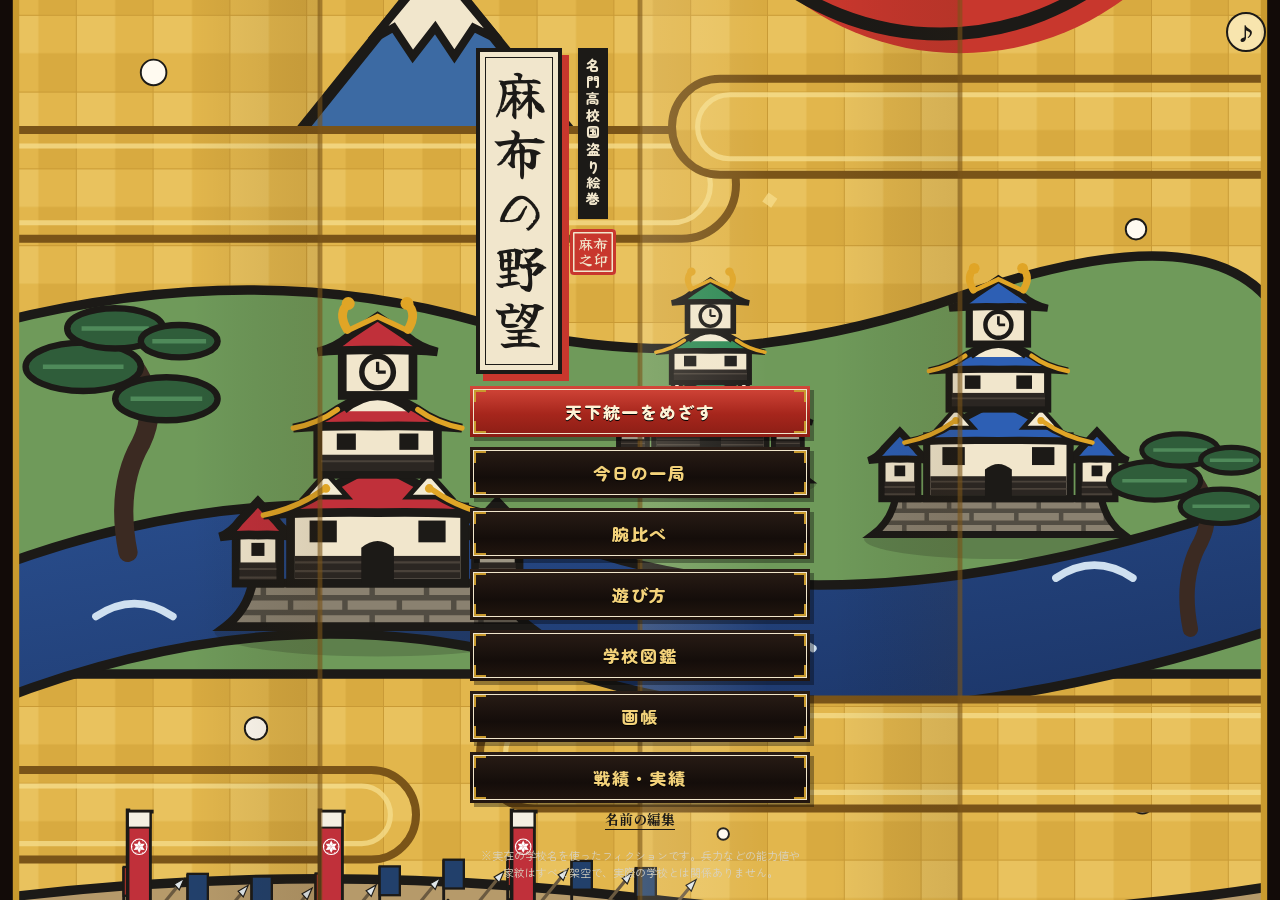
<file: index.html>
<!DOCTYPE html>
<html lang="ja">
<head>
  <meta charset="UTF-8">
  <meta name="viewport" content="width=device-width, initial-scale=1, viewport-fit=cover, user-scalable=no">
  <title>麻布の野望</title>
  <meta name="description" content="麻布高校をはじめ、東京・全国・関西・東海・九州の名門高校を城に見立てた国盗りシミュレーション">
  <meta name="theme-color" content="#1c1a17">
  <meta property="og:title" content="麻布の野望 ― 名門高校国盗り絵巻">
  <meta property="og:description" content="東京から全国まで、名門高校を城に見立てた国盗りシミュレーション。錦絵風の武将たちと天下統一をめざす">
  <meta property="og:type" content="website">
  <meta property="og:url" content="https://ryoishiyama1-svg.github.io/azabu-no-yabou/">
  <meta property="og:image" content="https://ryoishiyama1-svg.github.io/azabu-no-yabou/icons/og.png">
  <meta name="twitter:card" content="summary_large_image">
  <meta name="apple-mobile-web-app-capable" content="yes">
  <meta name="mobile-web-app-capable" content="yes">
  <meta name="apple-mobile-web-app-status-bar-style" content="black-translucent">
  <meta name="apple-mobile-web-app-title" content="麻布の野望">
  <link rel="manifest" href="manifest.json">
  <link rel="icon" href="icons/icon-192.png" type="image/png">
  <link rel="apple-touch-icon" href="icons/icon-180.png">
  <link rel="preconnect" href="https://fonts.googleapis.com">
  <link rel="preconnect" href="https://fonts.gstatic.com" crossorigin>
  <link rel="stylesheet" href="https://fonts.googleapis.com/css2?family=Yuji+Boku&family=Yuji+Syuku&family=Zen+Maru+Gothic:wght@500;700;900&family=Shippori+Mincho+B1:wght@600;800&display=swap">
  <link rel="stylesheet" href="style.css?v=141">
</head>
<body>
  <!-- 読み込み中：筆文字が揃うまで、落款と「絵巻を広げています」 -->
  <div id="loader" class="loader" aria-live="polite"><div class="ld-seal">麻布<br>之印</div><p class="ld-text">絵巻を広げています</p><div class="ld-roll"><i></i></div></div>
  <!-- 武将の絵で使う柄（js/ukiyo.js）。家の色の亀甲柄は #ukiyo-defs に自動で足される -->
  <svg width="0" height="0" style="position:absolute" aria-hidden="true">
    <defs id="ukiyo-defs">
      <linearGradient id="bokashi" x1="0" y1="0" x2="0" y2="1">
        <stop offset="0" stop-color="#22406b"/><stop offset="0.55" stop-color="#22406b" stop-opacity="0.35"/><stop offset="1" stop-color="#22406b" stop-opacity="0"/>
      </linearGradient>
      <pattern id="seigaiha" width="30" height="15" patternUnits="userSpaceOnUse">
        <rect width="30" height="15" fill="#2d5288"/>
        <g fill="none" stroke="#f1e6cc" stroke-width="1.6"><circle cx="15" cy="15" r="13"/><circle cx="15" cy="15" r="8"/><circle cx="15" cy="15" r="3"/><circle cx="0" cy="7.5" r="13"/><circle cx="30" cy="7.5" r="13"/></g>
      </pattern>
      <pattern id="asanoha" width="40" height="46" patternUnits="userSpaceOnUse">
        <rect width="40" height="46" fill="#f3d5d6"/>
        <g stroke="#e9a3a8" stroke-width="1.4" fill="none"><path d="M20,0 L20,46 M0,11.5 L40,34.5 M40,11.5 L0,34.5 M20,23 L0,0 M20,23 L40,0 M20,23 L0,46 M20,23 L40,46"/></g>
      </pattern>
      <pattern id="ichimatsu" width="24" height="24" patternUnits="userSpaceOnUse">
        <rect width="24" height="24" fill="#d8e0c8"/><rect width="12" height="12" fill="#b8c9a4"/><rect x="12" y="12" width="12" height="12" fill="#b8c9a4"/>
      </pattern>
    </defs>
  </svg>
  <!-- タイトル -->
  <section id="title" class="screen">
    <div id="title-art"></div>
    <div class="petals" id="title-petals"></div>
    <button class="title-sound" id="title-sound" aria-label="音楽"></button>
    <div class="title-inner">
      <div class="title-crest" id="title-crest"></div>
      <div class="title-head">
        <h1 class="title-tanzaku">麻布の野望</h1>
        <div class="title-side">
          <p class="tagline">名門高校国盗り絵巻</p>
          <div class="seal">麻布<br>之印</div>
        </div>
      </div>
      <div class="title-buttons">
        <button class="btn fuda" id="btn-resume" hidden>つづきから</button>
        <button class="btn fuda red" id="btn-new">天下統一をめざす</button>
        <button class="btn fuda" id="btn-daily">今日の一局</button>
        <button class="btn fuda" id="btn-ude">腕比べ</button>
        <button class="btn fuda" id="btn-help">遊び方</button>
        <button class="btn fuda" id="btn-zukan">学校図鑑</button>
        <button class="btn fuda" id="btn-records">戦績・実績</button>
        <button class="title-sub" id="btn-names">名前の編集</button>
      </div>
      <p class="disclaimer">※実在の学校名を使ったフィクションです。兵力などの能力値や家紋はすべて架空で、実際の学校とは関係ありません。</p>
    </div>
  </section>

  <!-- ゲーム画面 -->
  <section id="game" class="screen" hidden>
    <header class="hud">
      <span id="hud-crest"></span>
      <div class="hud-date" id="hud-date"></div>
      <div class="hud-item"><span class="l">金</span><b id="hud-gold"></b></div>
      <div class="hud-item"><span class="l">城</span><b id="hud-castles"></b></div>
      <button class="icon" id="btn-sound" aria-label="効果音"></button>
      <button class="icon" id="btn-menu" aria-label="メニュー">☰</button>
    </header>

    <div class="map-area">
      <div id="mapwrap">
        <svg id="map" xmlns="http://www.w3.org/2000/svg"></svg>
      </div>
      <div class="map-sky" id="map-sky" aria-hidden="true"><i class="sky-tint"></i><i class="sky-wx"></i><i class="sky-wx2"></i><i class="sky-ink"></i><svg class="kinun top" viewBox="0 0 400 44" preserveAspectRatio="none"><defs><pattern id="kinpaku-sky" width="10" height="10" patternUnits="userSpaceOnUse"><rect width="10" height="10" fill="#e3b94e"/><rect width="5" height="5" fill="#ecc660"/><rect x="5" y="5" width="5" height="5" fill="#d9ad3f"/></pattern></defs><path d="M0,0 H400 V22 Q388,40 370,30 Q356,44 336,32 Q318,42 300,28 Q284,38 266,26 Q250,40 228,30 Q210,42 190,28 Q172,38 152,26 Q136,42 116,30 Q98,40 80,28 Q62,40 44,30 Q26,42 12,30 Q4,26 0,30Z" fill="url(#kinpaku-sky)" stroke="#5a3a10" stroke-width="1.5"/></svg><svg class="kinun bottom" viewBox="0 0 400 44" preserveAspectRatio="none"><path d="M0,44 H400 V20 Q386,4 368,14 Q352,2 334,14 Q316,4 298,16 Q280,6 262,18 Q246,4 226,14 Q208,2 190,16 Q172,6 152,18 Q134,4 116,14 Q98,4 80,16 Q62,4 44,14 Q26,2 12,14 Q4,18 0,14Z" fill="url(#kinpaku-sky)" stroke="#5a3a10" stroke-width="1.5"/></svg></div>
      <div class="petals" id="map-petals"></div>
      <div class="zoom">
        <button id="zoom-in" aria-label="拡大">＋</button>
        <button id="zoom-out" aria-label="縮小">－</button>
        <button id="zoom-home" aria-label="麻布へ">麻</button>
      </div>
      <div id="mode-banner" hidden></div>
      <div id="coach" hidden></div>
      <div id="toast" hidden></div>
    </div>

    <footer id="panel"></footer>
  </section>

  <!-- 季節の変わり目 -->
  <div id="season" hidden>
    <div class="season-inner">
      <div class="season-year" id="season-year"></div>
      <div class="season-kanji" id="season-kanji"></div>
      <div class="season-word" id="season-word"></div>
    </div>
  </div>

  <!-- 合戦 -->
  <div id="battle" hidden></div>

  <!-- 実績の知らせ -->
  <div id="ach-toast" hidden></div>

  <!-- ダイアログ（巻物） -->
  <div id="modal" class="modal" hidden>
    <div class="sheet"><div class="sheet-body" id="modal-body"></div></div>
  </div>

  <!-- 確認（はい／いいえ） -->
  <div id="confirm" class="modal confirm" hidden>
    <div class="sheet"><div class="sheet-body" id="confirm-body"></div></div>
  </div>

  <script src="js/data.js?v=141"></script>
  <script src="js/game.js?v=141"></script>
  <script src="js/events.js?v=141"></script>
  <script src="js/history.js?v=141"></script>
  <script src="js/battle.js?v=141"></script>
  <script src="js/schemes.js?v=141"></script>
  <script src="js/diplo.js?v=141"></script>
  <script src="js/debate.js?v=141"></script>
  <script src="js/taishi.js?v=141"></script>
  <script src="js/scenario.js?v=141"></script>
  <script src="js/jinkei.js?v=141"></script>
  <script src="js/sekigahara.js?v=141"></script>
  <script src="js/talk.js?v=141"></script>
  <script src="js/story.js?v=141"></script>
  <script src="js/mission.js?v=141"></script>
  <script src="js/strategy.js?v=141"></script>
  <script src="js/vassal.js?v=141"></script>
  <script src="js/gakko.js?v=141"></script>
  <script src="js/variant.js?v=141"></script>
  <script src="js/cards.js?v=141"></script>
  <script src="js/growth.js?v=141"></script>
  <script src="js/policy.js?v=141"></script>
  <script src="js/records.js?v=141"></script>
  <script src="js/saves.js?v=141"></script>
  <script src="js/art.js?v=141"></script>
  <script src="js/ukiyo.js?v=141"></script>
  <script src="js/portrait.js?v=141"></script>
  <script src="js/sound.js?v=141"></script>
  <script src="js/share.js?v=141"></script>
  <script src="js/ui.js?v=141"></script>
  <script src="js/ude.js?v=141"></script>
  <script src="js/seki-ui.js?v=141"></script>
  <script src="js/daily.js?v=141"></script>
  <script src="js/lords.js?v=141"></script>
  <script src="js/meiba2.js?v=141"></script>
  <script src="js/hyaku.js?v=141"></script>
  <script src="js/gacho.js?v=141"></script>
  <script src="js/shochi.js?v=141"></script>
  <script src="js/sen.js?v=141"></script>
</body>
</html>
</file>
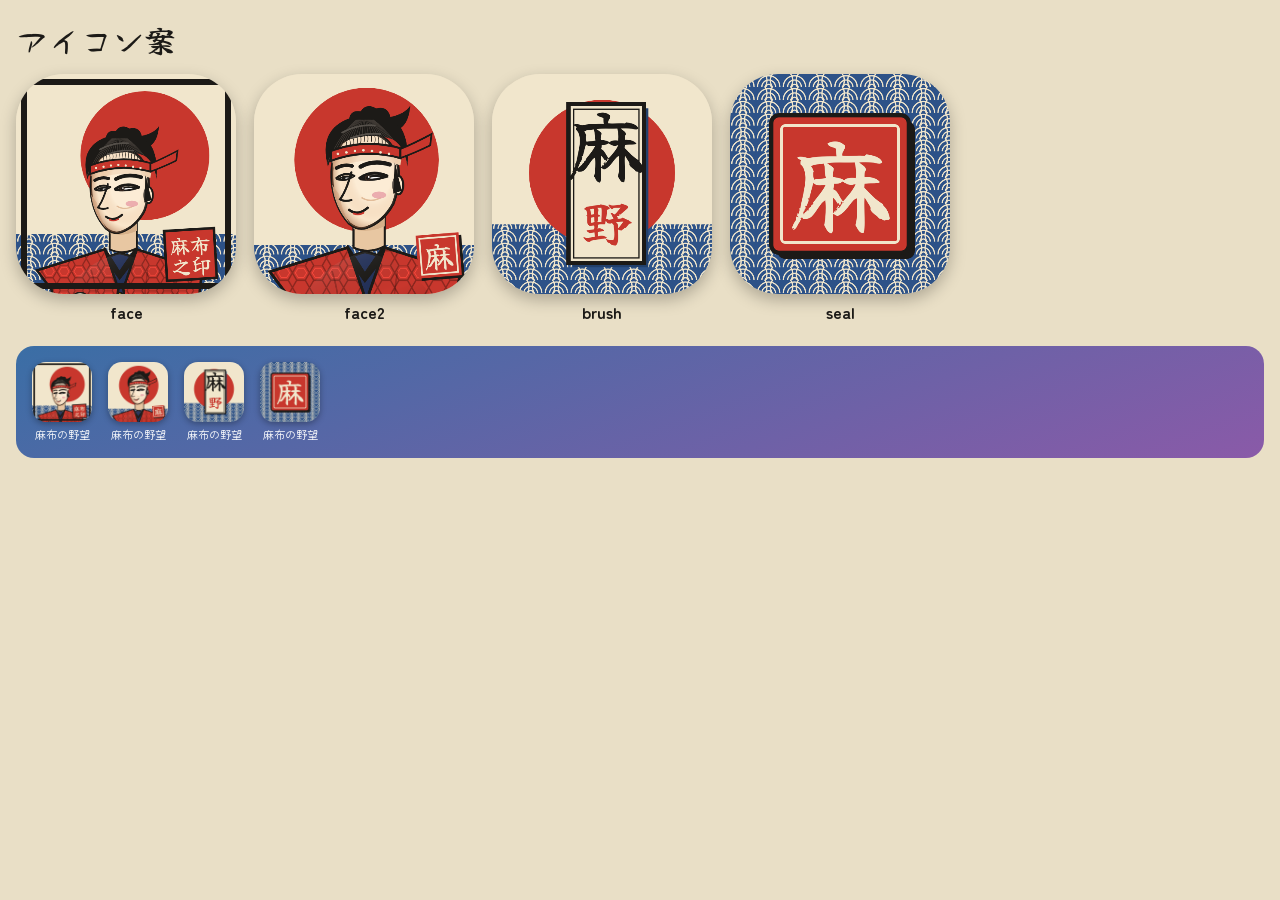
<file: design/icon.html>
<!DOCTYPE html>
<html lang="ja"><head><meta charset="UTF-8"><meta name="viewport" content="width=device-width,initial-scale=1">
<title>アイコン案</title>
<link rel="stylesheet" href="https://fonts.googleapis.com/css2?family=Yuji+Boku&family=Zen+Maru+Gothic:wght@900&display=swap">
<style>
body{margin:0;background:#e9dfc6;font-family:'Zen Maru Gothic',sans-serif;color:#1c1a17;padding:16px}
h1{font-family:'Yuji Boku';font-weight:400;margin:0 0 12px}
.row{display:flex;flex-wrap:wrap;gap:18px;align-items:flex-end;margin-bottom:22px}
.c{display:grid;gap:6px;justify-items:center}
.c canvas{width:220px;height:220px;border-radius:48px;box-shadow:0 6px 16px rgba(0,0,0,.25)}
.home{display:flex;gap:16px;padding:16px;border-radius:18px;background:linear-gradient(160deg,#3a6ea5,#8a5aa8)}
.home div{display:grid;justify-items:center;gap:4px;color:#fff;font-size:11px}
.home img{width:60px;height:60px;border-radius:14px;box-shadow:0 2px 6px rgba(0,0,0,.3)}
</style></head><body>
<svg width="0" height="0" style="position:absolute"><defs id="ukiyo-defs">
    <defs id="ukiyo-defs">
      <linearGradient id="bokashi" x1="0" y1="0" x2="0" y2="1">
        <stop offset="0" stop-color="#22406b"/><stop offset="0.55" stop-color="#22406b" stop-opacity="0.35"/><stop offset="1" stop-color="#22406b" stop-opacity="0"/>
      </linearGradient>
      <pattern id="seigaiha" width="30" height="15" patternUnits="userSpaceOnUse">
        <rect width="30" height="15" fill="#2d5288"/>
        <g fill="none" stroke="#f1e6cc" stroke-width="1.6"><circle cx="15" cy="15" r="13"/><circle cx="15" cy="15" r="8"/><circle cx="15" cy="15" r="3"/><circle cx="0" cy="7.5" r="13"/><circle cx="30" cy="7.5" r="13"/></g>
      </pattern>
      <pattern id="asanoha" width="40" height="46" patternUnits="userSpaceOnUse">
        <rect width="40" height="46" fill="#f3d5d6"/>
        <g stroke="#e9a3a8" stroke-width="1.4" fill="none"><path d="M20,0 L20,46 M0,11.5 L40,34.5 M40,11.5 L0,34.5 M20,23 L0,0 M20,23 L40,0 M20,23 L0,46 M20,23 L40,46"/></g>
      </pattern>
      <pattern id="ichimatsu" width="24" height="24" patternUnits="userSpaceOnUse">
        <rect width="24" height="24" fill="#d8e0c8"/><rect width="12" height="12" fill="#b8c9a4"/><rect x="12" y="12" width="12" height="12" fill="#b8c9a4"/>
      </pattern>
    </defs>
</defs></svg>
<h1>アイコン案</h1>
<div class="row" id="big"></div>
<div class="home" id="home"></div>
<script src="../js/ukiyo.js"></script>
<script>
const AI='#22406b', SHU='#c8372d', KINARI='#f1e6cc', SUMI='#1c1a17', YAMABUKI='#e0a526';
const S=512;
// 当主の顔（赤い家色・鉢巻・肩衣）
function lordBust(){
  return UKIYO.bust({dir:'L',hair:'spiky',garment:'gakuran',over:'kataginu',head:'hachimaki',mood:'smile',color:SHU,clan:'azabu',bg:'none',str:80,kuma:false});
}
function svgDoc(inner){
  const defs=document.getElementById('ukiyo-defs').innerHTML;
  return `<svg xmlns="http://www.w3.org/2000/svg" width="${S}" height="${S}" viewBox="0 0 ${S} ${S}"><defs>${defs}
    <pattern id="sg2" width="60" height="30" patternUnits="userSpaceOnUse"><rect width="60" height="30" fill="#2d5288"/><g fill="none" stroke="${KINARI}" stroke-width="3"><circle cx="30" cy="30" r="26"/><circle cx="30" cy="30" r="16"/><circle cx="30" cy="30" r="6"/><circle cx="0" cy="15" r="26"/><circle cx="60" cy="15" r="26"/></g></pattern>
  </defs>${inner}</svg>`;
}
function inner(b){ return b.replace(/^<svg[^>]*>/,'').replace(/<\/svg>$/,''); }
const V = {
  // 1：当主の顔に朱の日輪
  face(){ const b=lordBust(); return svgDoc(`
    <rect width="512" height="512" fill="${KINARI}"/>
    <circle cx="300" cy="190" r="150" fill="${SHU}"/>
    <rect y="372" width="512" height="140" fill="url(#sg2)"/>
    <g transform="translate(36,92) scale(2.05)">${inner(b)}</g>
    <rect x="18" y="18" width="476" height="476" fill="none" stroke="${SUMI}" stroke-width="14"/>`); },
  // 4：顔を大きく、枠なし（採用候補）
  face2(){ const b=lordBust(); return svgDoc(`
    <rect width="512" height="512" fill="${KINARI}"/>
    <circle cx="262" cy="200" r="168" fill="${SHU}"/>
    <rect y="398" width="512" height="114" fill="url(#sg2)"/>
    <g transform="translate(22,40) scale(2.36)">${inner(b)}</g>`); },
  // 2：筆の「麻」を短冊に、朱の日輪と青海波
  brush(){ return svgDoc(`
    <rect width="512" height="512" fill="${KINARI}"/>
    <rect y="350" width="512" height="162" fill="url(#sg2)"/>
    <circle cx="256" cy="230" r="170" fill="${SHU}"/>
    <rect x="178" y="70" width="176" height="370" fill="${AI}" transform="translate(10,10)"/>
    <rect x="178" y="70" width="176" height="370" fill="${KINARI}" stroke="${SUMI}" stroke-width="10"/>
    <rect x="190" y="82" width="152" height="346" fill="none" stroke="${SUMI}" stroke-width="3"/>`); },
  // 3：朱の落款
  seal(){ return svgDoc(`
    <rect width="512" height="512" fill="url(#sg2)"/>
    <rect x="96" y="96" width="320" height="320" rx="18" fill="${SUMI}" transform="translate(14,14)"/>
    <rect x="96" y="96" width="320" height="320" rx="18" fill="${SHU}" stroke="${SUMI}" stroke-width="10"/>
    <rect x="120" y="120" width="272" height="272" rx="8" fill="none" stroke="${KINARI}" stroke-width="6"/>`); },
};
const TEXT = {
  face(x){ x.save(); x.translate(406,420); x.rotate(-0.06); x.fillStyle=SHU; x.fillRect(-58,-58,116,116); x.strokeStyle=SUMI; x.lineWidth=6; x.strokeRect(-58,-58,116,116);
    x.fillStyle=KINARI; x.font='48px "Yuji Boku"'; x.textAlign='center'; x.textBaseline='middle'; x.fillText('麻布',0,-20); x.fillText('之印',0,28); x.restore(); },
  face2(x){ x.save(); x.translate(432,424); x.rotate(-0.08); x.fillStyle=SUMI; x.fillRect(-46,-46,100,100); x.fillStyle=SHU; x.fillRect(-52,-52,100,100); x.strokeStyle=KINARI; x.lineWidth=4; x.strokeRect(-44,-44,84,84); x.fillStyle=KINARI; x.font='72px "Yuji Boku"'; x.textAlign='center'; x.textBaseline='middle'; x.fillText('麻',-2,2); x.restore(); },
  brush(x){ x.fillStyle=SUMI; x.font='190px "Yuji Boku"'; x.textAlign='center'; x.textBaseline='middle'; x.fillText('麻',266,170); x.font='120px "Yuji Boku"'; x.fillStyle=SHU; x.fillText('野',266,345); },
  seal(x){ x.fillStyle=KINARI; x.font='250px "Yuji Boku"'; x.textAlign='center'; x.textBaseline='middle'; x.fillText('麻',256,262); },
};
async function render(k, size=S){
  const img=new Image(); img.src='data:image/svg+xml;charset=utf-8,'+encodeURIComponent(V[k]()); await img.decode();
  const cv=document.createElement('canvas'); cv.width=cv.height=S; const x=cv.getContext('2d');
  x.drawImage(img,0,0,S,S); TEXT[k](x);
  if(size===S) return cv;
  const o=document.createElement('canvas'); o.width=o.height=size; const ox=o.getContext('2d'); ox.imageSmoothingQuality='high'; ox.drawImage(cv,0,0,size,size); return o;
}
window.renderIcon=render;
(async()=>{
  await document.fonts.load('100px "Yuji Boku"','麻布之印野');
  for (const k of Object.keys(V)) {
    const cv=await render(k); const d=document.createElement('div'); d.className='c'; d.appendChild(cv); d.insertAdjacentHTML('beforeend',`<b>${k}</b>`); document.getElementById('big').appendChild(d);
    const h=document.createElement('div'); h.innerHTML=`<img src="${cv.toDataURL()}"><span>麻布の野望</span>`; document.getElementById('home').appendChild(h);
  }
  document.body.dataset.ready='1';
})();
</script></body></html>
</file>
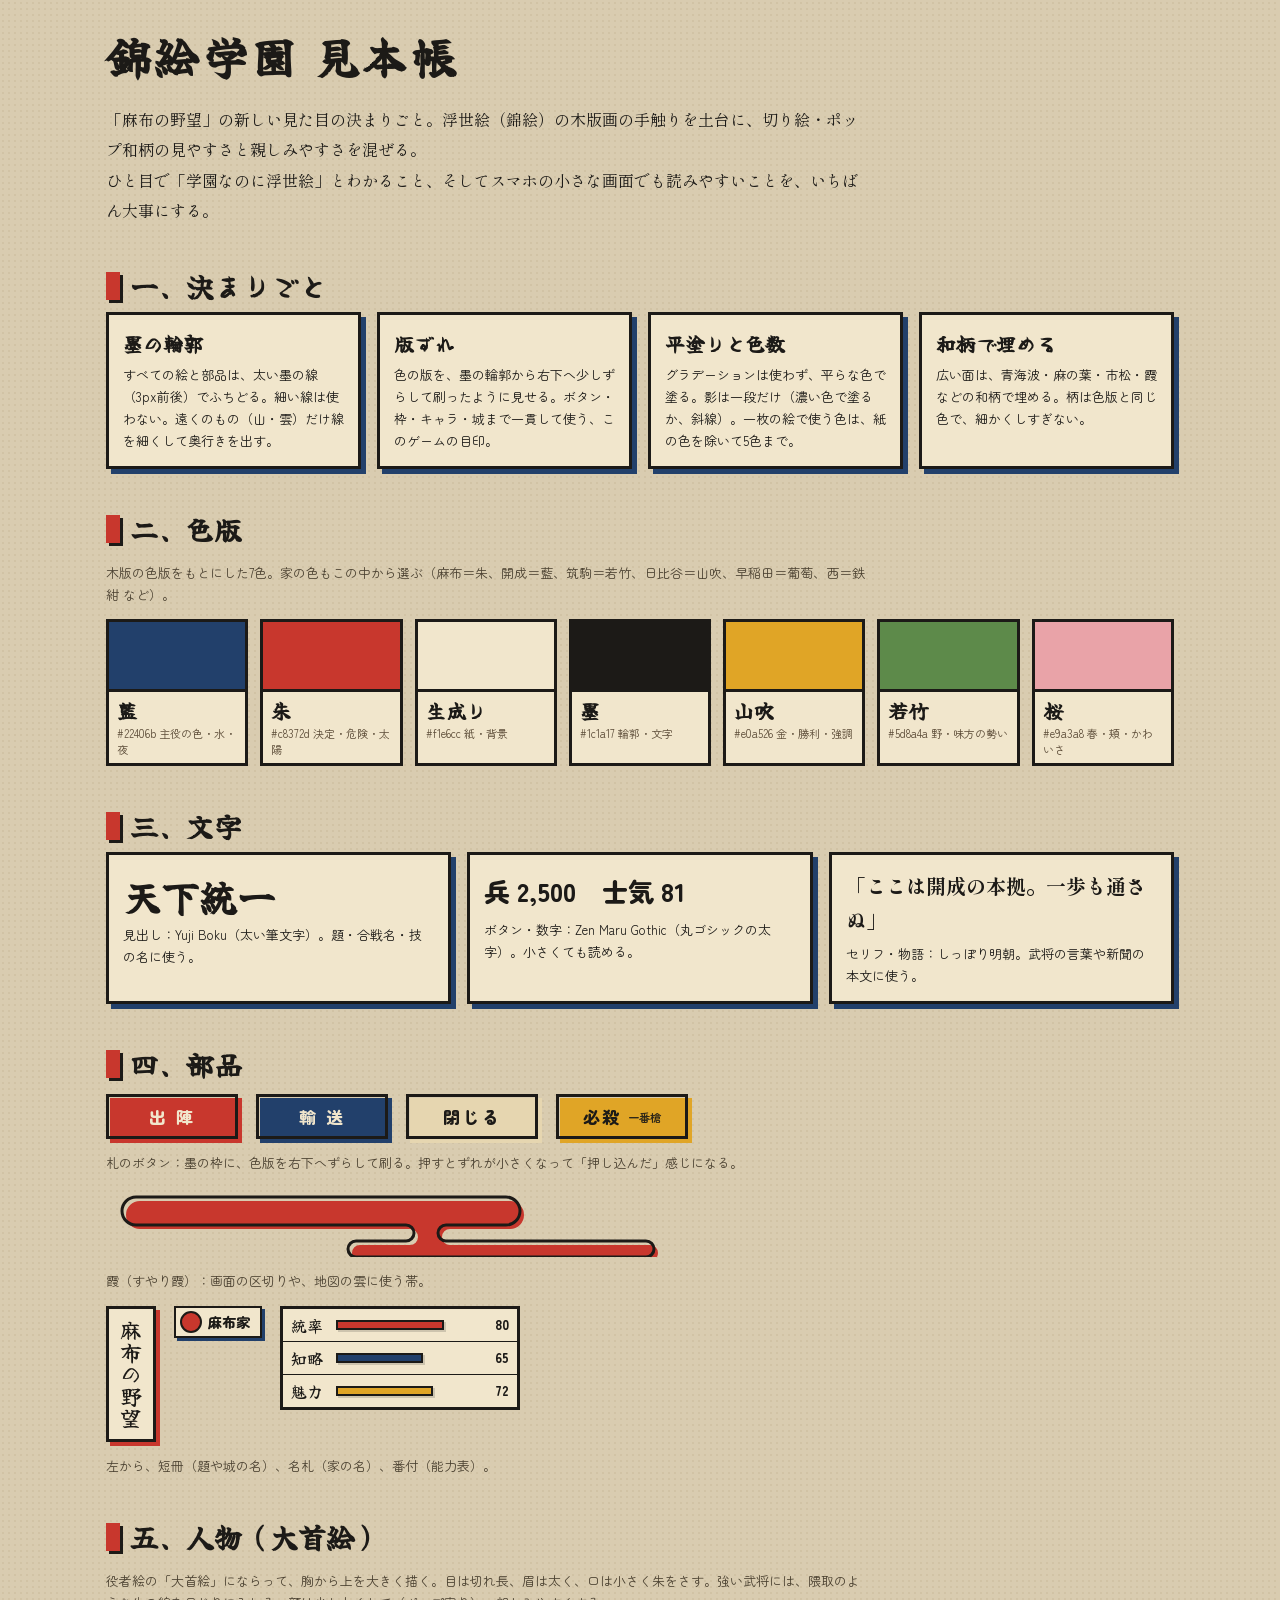
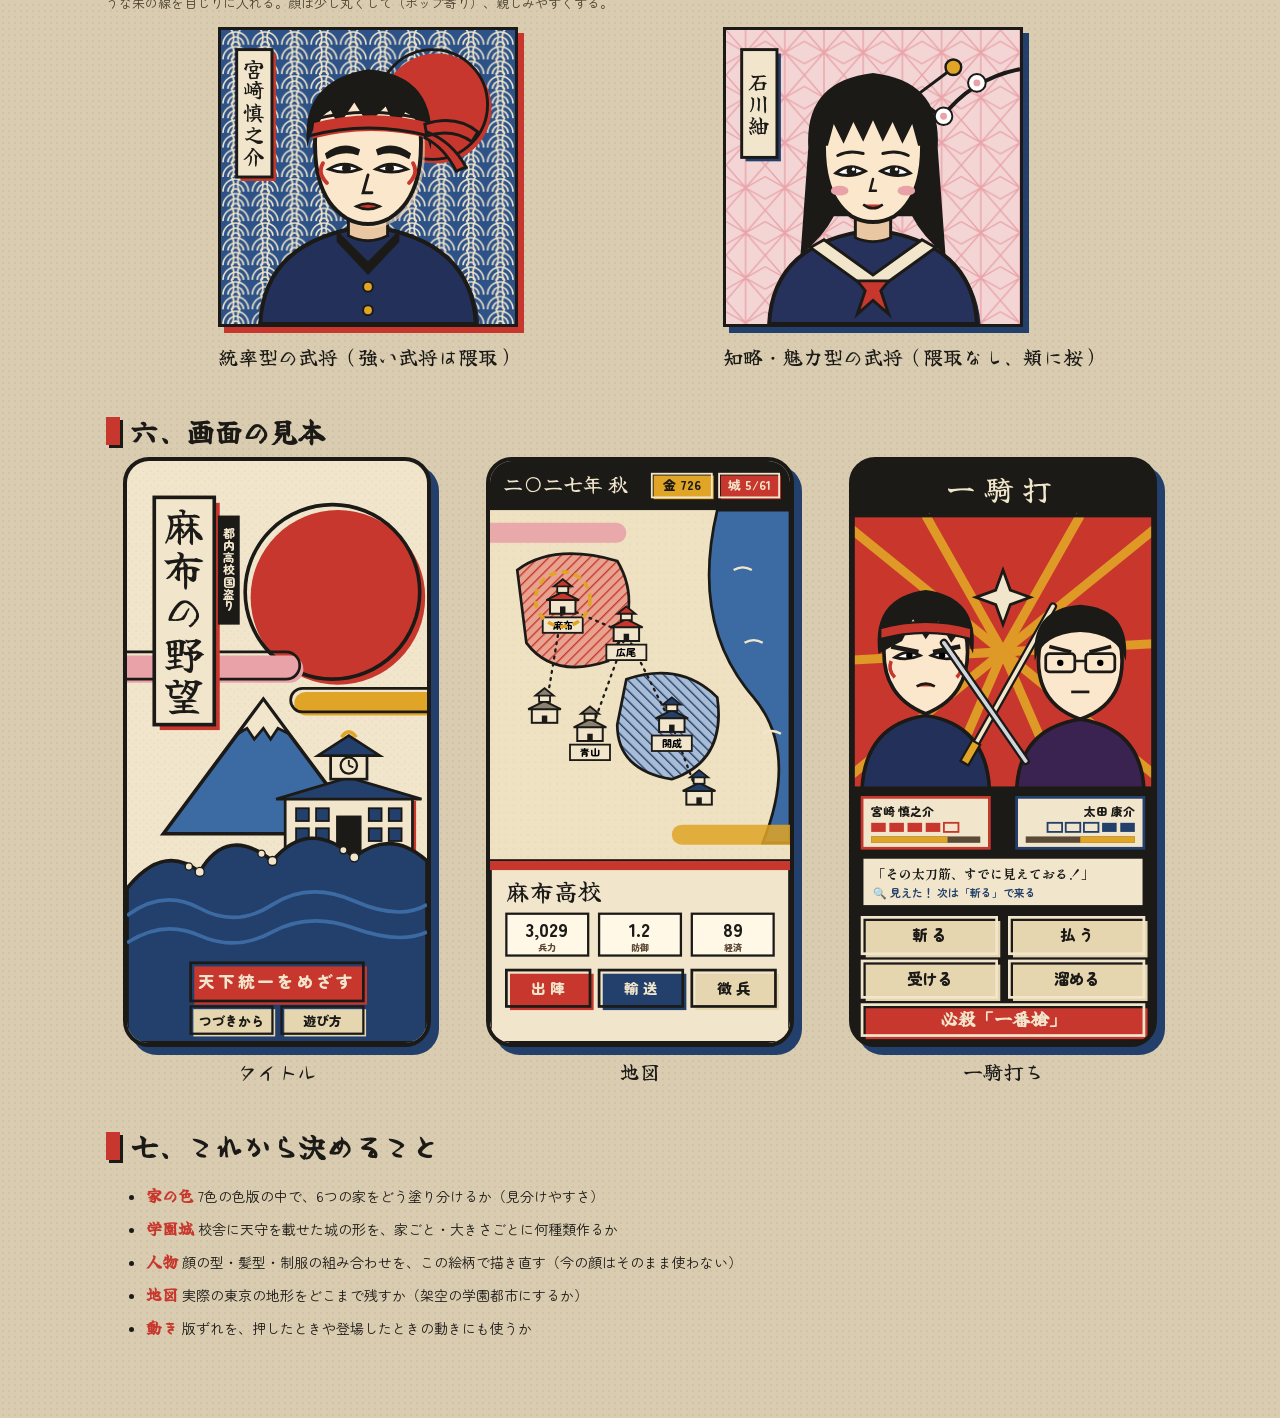
<file: design/styleguide-v1.html>
<!DOCTYPE html>
<html lang="ja">
<head>
<meta charset="utf-8">
<meta name="viewport" content="width=device-width, initial-scale=1">
<title>錦絵学園 見本帳</title>
<link rel="preconnect" href="https://fonts.googleapis.com">
<link rel="preconnect" href="https://fonts.gstatic.com" crossorigin>
<link href="https://fonts.googleapis.com/css2?family=Yuji+Boku&family=Zen+Maru+Gothic:wght@500;700;900&family=Shippori+Mincho+B1:wght@600;800&display=swap" rel="stylesheet">
<style>
:root {
  --ai: #22406b;      /* 藍 */
  --ai-2: #3c6aa3;    /* 薄藍 */
  --shu: #c8372d;     /* 朱 */
  --kinari: #f1e6cc;  /* 生成り（紙） */
  --kinari-2: #e6d6b0;
  --sumi: #1c1a17;    /* 墨 */
  --yamabuki: #e0a526;/* 山吹 */
  --wakatake: #5d8a4a;/* 若竹 */
  --sakura: #e9a3a8;  /* 桜 */
  --brush: 'Yuji Boku', serif;
  --maru: 'Zen Maru Gothic', sans-serif;
  --mincho: 'Shippori Mincho B1', serif;
}
* { box-sizing: border-box; }
body {
  margin: 0; background: #d9ccb0; color: var(--sumi); font-family: var(--maru);
  background-image: radial-gradient(rgba(120, 90, 40, 0.08) 1px, transparent 1px);
  background-size: 6px 6px;
}
main { max-width: 1100px; margin: 0 auto; padding: 24px 16px 60px; }
h1 { font-family: var(--brush); font-size: 44px; margin: 0; letter-spacing: 0.1em; }
h2 { font-family: var(--brush); font-size: 28px; margin: 40px 0 6px; display: flex; align-items: center; gap: 10px; }
h2::before { content: ''; width: 14px; height: 28px; background: var(--shu); box-shadow: 3px 3px 0 var(--sumi); }
.lead { font-family: var(--mincho); font-size: 16px; line-height: 1.9; max-width: 760px; }
.note { font-size: 13px; line-height: 1.7; color: #4a4030; max-width: 760px; }
.grid { display: grid; gap: 16px; grid-template-columns: repeat(auto-fit, minmax(240px, 1fr)); }
.card { background: var(--kinari); border: 3px solid var(--sumi); padding: 14px; position: relative; box-shadow: 5px 5px 0 var(--ai); }
.card h3 { font-family: var(--brush); font-size: 20px; margin: 0 0 6px; }
.card p { margin: 0; font-size: 13px; line-height: 1.7; }

/* 色版 */
.swatches { display: grid; grid-template-columns: repeat(auto-fit, minmax(120px, 1fr)); gap: 12px; }
.sw { border: 3px solid var(--sumi); background: var(--kinari); }
.sw i { display: block; height: 70px; border-bottom: 3px solid var(--sumi); }
.sw b { display: block; font-family: var(--brush); font-size: 20px; padding: 4px 8px 0; }
.sw small { display: block; font-size: 11px; padding: 0 8px 6px; color: #5a4a36; }

/* 版ずれ札（ボタン） */
.fuda {
  position: relative; display: inline-flex; align-items: center; justify-content: center; gap: 6px;
  min-width: 132px; padding: 10px 18px; font-family: var(--maru); font-weight: 900; font-size: 17px; letter-spacing: 0.15em;
  color: var(--kinari); background: transparent; border: 0; cursor: pointer; isolation: isolate;
}
.fuda::before { content: ''; position: absolute; inset: 0; background: var(--c, var(--shu)); transform: translate(4px, 4px); z-index: -2; }
.fuda::after { content: ''; position: absolute; inset: 0; border: 3px solid var(--sumi); z-index: -1; }
.fuda.ai { --c: var(--ai); }
.fuda.ki { --c: var(--kinari-2); color: var(--sumi); }
.fuda.yama { --c: var(--yamabuki); color: var(--sumi); }
.fuda small { font-size: 11px; letter-spacing: 0; font-weight: 700; opacity: 0.9; }
.fuda:active::before { transform: translate(1px, 1px); }
.row { display: flex; flex-wrap: wrap; gap: 18px; align-items: center; margin: 10px 0; }

/* 短冊・札 */
.tanzaku { display: inline-block; writing-mode: vertical-rl; font-family: var(--brush); font-size: 22px; padding: 10px 6px; background: var(--kinari); border: 3px solid var(--sumi); box-shadow: 4px 4px 0 var(--shu); }
.nafuda { display: inline-flex; align-items: center; gap: 6px; padding: 3px 10px 3px 4px; background: var(--kinari); border: 2.5px solid var(--sumi); font-weight: 900; font-size: 14px; box-shadow: 3px 3px 0 var(--ai); }
.nafuda .mon { width: 22px; height: 22px; border-radius: 50%; background: var(--shu); border: 2px solid var(--sumi); }
.banzuke { border: 3px solid var(--sumi); background: var(--kinari); font-size: 13px; }
.banzuke div { display: grid; grid-template-columns: 3em 1fr 2.5em; align-items: center; gap: 6px; padding: 4px 8px; border-bottom: 1.5px solid var(--sumi); }
.banzuke div:last-child { border-bottom: 0; }
.banzuke span { font-family: var(--brush); font-size: 16px; }
.banzuke i { height: 10px; background: var(--c); border: 2px solid var(--sumi); box-shadow: 2px 2px 0 rgba(0,0,0,0.15); }
.banzuke b { text-align: right; font-weight: 900; }
.kasumi { height: 26px; margin: 14px 0; background:
  radial-gradient(circle at 12px 13px, var(--shu) 11px, transparent 12px) 0 0 / 60px 26px repeat-x,
  linear-gradient(var(--shu), var(--shu)) 12px 2px / calc(100% - 24px) 22px no-repeat;
  border-radius: 13px; opacity: 0.9; }

/* 画面見本 */
.screens { display: grid; gap: 22px; grid-template-columns: repeat(auto-fit, minmax(300px, 1fr)); justify-items: center; }
.phone { width: 100%; max-width: 330px; border: 4px solid var(--sumi); border-radius: 26px; overflow: hidden; background: var(--sumi); box-shadow: 8px 8px 0 var(--ai); }
.phone svg { display: block; width: 100%; height: auto; }
.cap { font-family: var(--brush); font-size: 20px; text-align: center; margin: 10px 0 0; }
.rules li { margin: 6px 0; font-size: 14px; line-height: 1.7; }
.rules b { font-family: var(--brush); font-size: 16px; color: var(--shu); margin-right: 4px; }
</style>
</head>
<body>
<main>

<h1>錦絵学園 見本帳</h1>
<p class="lead">「麻布の野望」の新しい見た目の決まりごと。浮世絵（錦絵）の木版画の手触りを土台に、切り絵・ポップ和柄の見やすさと親しみやすさを混ぜる。<br>
ひと目で「学園なのに浮世絵」とわかること、そしてスマホの小さな画面でも読みやすいことを、いちばん大事にする。</p>

<h2>一、決まりごと</h2>
<div class="grid">
  <div class="card"><h3>墨の輪郭</h3><p>すべての絵と部品は、太い墨の線（3px前後）でふちどる。細い線は使わない。遠くのもの（山・雲）だけ線を細くして奥行きを出す。</p></div>
  <div class="card"><h3>版ずれ</h3><p>色の版を、墨の輪郭から右下へ少しずらして刷ったように見せる。ボタン・枠・キャラ・城まで一貫して使う、このゲームの目印。</p></div>
  <div class="card"><h3>平塗りと色数</h3><p>グラデーションは使わず、平らな色で塗る。影は一段だけ（濃い色で塗るか、斜線）。一枚の絵で使う色は、紙の色を除いて5色まで。</p></div>
  <div class="card"><h3>和柄で埋める</h3><p>広い面は、青海波・麻の葉・市松・霞などの和柄で埋める。柄は色版と同じ色で、細かくしすぎない。</p></div>
</div>

<h2>二、色版</h2>
<p class="note">木版の色版をもとにした7色。家の色もこの中から選ぶ（麻布＝朱、開成＝藍、筑駒＝若竹、日比谷＝山吹、早稲田＝葡萄、西＝鉄紺 など）。</p>
<div class="swatches">
  <div class="sw"><i style="background:var(--ai)"></i><b>藍</b><small>#22406b 主役の色・水・夜</small></div>
  <div class="sw"><i style="background:var(--shu)"></i><b>朱</b><small>#c8372d 決定・危険・太陽</small></div>
  <div class="sw"><i style="background:var(--kinari)"></i><b>生成り</b><small>#f1e6cc 紙・背景</small></div>
  <div class="sw"><i style="background:var(--sumi)"></i><b>墨</b><small>#1c1a17 輪郭・文字</small></div>
  <div class="sw"><i style="background:var(--yamabuki)"></i><b>山吹</b><small>#e0a526 金・勝利・強調</small></div>
  <div class="sw"><i style="background:var(--wakatake)"></i><b>若竹</b><small>#5d8a4a 野・味方の勢い</small></div>
  <div class="sw"><i style="background:var(--sakura)"></i><b>桜</b><small>#e9a3a8 春・頬・かわいさ</small></div>
</div>

<h2>三、文字</h2>
<div class="grid">
  <div class="card"><h3 style="font-family:var(--brush);font-size:38px;margin:0">天下統一</h3><p>見出し：Yuji Boku（太い筆文字）。題・合戦名・技の名に使う。</p></div>
  <div class="card"><p style="font-family:var(--maru);font-weight:900;font-size:26px;margin:0 0 6px">兵 2,500　士気 81</p><p>ボタン・数字：Zen Maru Gothic（丸ゴシックの太字）。小さくても読める。</p></div>
  <div class="card"><p style="font-family:var(--mincho);font-weight:800;font-size:20px;margin:0 0 6px">「ここは開成の本拠。一歩も通さぬ」</p><p>セリフ・物語：しっぽり明朝。武将の言葉や新聞の本文に使う。</p></div>
</div>

<h2>四、部品</h2>
<div class="row">
  <button class="fuda">出 陣</button>
  <button class="fuda ai">輸 送</button>
  <button class="fuda ki">閉じる</button>
  <button class="fuda yama">必殺<small>一番槍</small></button>
</div>
<p class="note">札のボタン：墨の枠に、色版を右下へずらして刷る。押すとずれが小さくなって「押し込んだ」感じになる。</p>
<svg viewBox="0 0 600 70" style="width:100%;max-width:600px;display:block;margin:12px 0">
  <path d="M40,14 H420 Q444,14 444,28 Q444,42 420,42 H300 Q284,42 284,52 Q284,62 300,62 H560 Q576,62 576,52" fill="none" stroke="none"/>
  <g transform="translate(4,4)" fill="#c8372d">
    <path d="M30,10 H400 a14,14 0 0 1 0,28 H340 a8,8 0 0 0 0,16 H540 a8,8 0 0 1 0,16 H250 a8,8 0 0 1 0,-16 H300 a8,8 0 0 0 0,-16 H30 a14,14 0 0 1 0,-28 Z"/>
  </g>
  <path d="M30,10 H400 a14,14 0 0 1 0,28 H340 a8,8 0 0 0 0,16 H540 a8,8 0 0 1 0,16 H250 a8,8 0 0 1 0,-16 H300 a8,8 0 0 0 0,-16 H30 a14,14 0 0 1 0,-28 Z" fill="none" stroke="#1c1a17" stroke-width="3"/>
</svg>
<p class="note">霞（すやり霞）：画面の区切りや、地図の雲に使う帯。</p>
<div class="row" style="align-items:flex-start">
  <span class="tanzaku">麻布の野望</span>
  <span class="nafuda"><span class="mon"></span>麻布家</span>
  <div class="banzuke" style="width:240px">
    <div style="--c:var(--shu)"><span>統率</span><i style="width:80%"></i><b>80</b></div>
    <div style="--c:var(--ai)"><span>知略</span><i style="width:65%"></i><b>65</b></div>
    <div style="--c:var(--yamabuki)"><span>魅力</span><i style="width:72%"></i><b>72</b></div>
  </div>
</div>
<p class="note">左から、短冊（題や城の名）、名札（家の名）、番付（能力表）。</p>

<h2>五、人物（大首絵）</h2>
<p class="note">役者絵の「大首絵」にならって、胸から上を大きく描く。目は切れ長、眉は太く、口は小さく朱をさす。強い武将には、隈取のような朱の線を目じりに入れる。顔は少し丸くして（ポップ寄り）、親しみやすくする。</p>
<div class="screens">
<div>
<svg viewBox="0 0 300 300" width="300" style="max-width:100%;border:3px solid var(--sumi);background:var(--kinari);box-shadow:6px 6px 0 var(--shu)">
  <defs>
    <pattern id="seigaiha" width="30" height="15" patternUnits="userSpaceOnUse">
      <rect width="30" height="15" fill="#2d5288"/>
      <g fill="none" stroke="#f1e6cc" stroke-width="1.6">
        <circle cx="15" cy="15" r="13"/><circle cx="15" cy="15" r="8"/><circle cx="15" cy="15" r="3"/>
        <circle cx="0" cy="7.5" r="13"/><circle cx="30" cy="7.5" r="13"/>
      </g>
    </pattern>
  </defs>
  <rect x="0" y="0" width="300" height="300" fill="url(#seigaiha)"/>
  <circle cx="220" cy="80" r="56" fill="#c8372d"/><circle cx="216" cy="76" r="56" fill="none" stroke="#1c1a17" stroke-width="3"/>
  <!-- 体（学ラン） -->
  <path d="M40,300 Q44,214 150,200 Q256,214 260,300Z" fill="#1c2640" transform="translate(4,4)"/>
  <path d="M40,300 Q44,214 150,200 Q256,214 260,300Z" fill="#23315a" stroke="#1c1a17" stroke-width="4"/>
  <path d="M118,204 L150,236 L182,204 L182,216 L150,250 L118,216Z" fill="#1c1a17"/>
  <circle cx="150" cy="262" r="5" fill="#e0a526" stroke="#1c1a17" stroke-width="2"/><circle cx="150" cy="286" r="5" fill="#e0a526" stroke="#1c1a17" stroke-width="2"/>
  <!-- 首と顔 -->
  <path d="M130,180 L130,210 Q150,220 170,210 L170,180Z" fill="#e8c7a2" stroke="#1c1a17" stroke-width="3"/>
  <path d="M96,118 Q94,64 150,60 Q206,64 204,118 Q204,172 172,192 Q150,204 128,192 Q96,172 96,118Z" fill="#f6dcbc" transform="translate(4,4)" opacity="0.6"/>
  <path d="M96,118 Q94,64 150,60 Q206,64 204,118 Q204,172 172,192 Q150,204 128,192 Q96,172 96,118Z" fill="#fbe7cc" stroke="#1c1a17" stroke-width="4"/>
  <!-- 髪 -->
  <path d="M88,120 Q80,52 150,40 Q222,46 214,122 Q206,92 188,84 L178,100 L168,78 L150,96 L136,74 L120,98 L112,82 Q94,92 88,120Z" fill="#1c1a17"/>
  <!-- 鉢巻（版ずれ） -->
  <path d="M92,92 Q150,76 210,92 L212,108 Q150,92 90,108Z" fill="#c8372d" transform="translate(3,3)"/>
  <path d="M92,92 Q150,76 210,92 L212,108 Q150,92 90,108Z" fill="none" stroke="#1c1a17" stroke-width="3"/>
  <path d="M208,96 Q240,86 262,104 L256,114 Q236,100 210,108Z M210,104 Q236,114 250,140 L240,144 Q228,120 208,110Z" fill="#c8372d" stroke="#1c1a17" stroke-width="3"/>
  <!-- 眉・目（切れ長）・隈取 -->
  <path d="M106,126 Q124,112 142,122 L140,128 Q124,122 108,132Z" fill="#1c1a17"/>
  <path d="M194,126 Q176,112 158,122 L160,128 Q176,122 192,132Z" fill="#1c1a17"/>
  <path d="M110,142 Q126,132 142,142 Q126,148 110,142Z" fill="#fff" stroke="#1c1a17" stroke-width="3"/>
  <path d="M190,142 Q174,132 158,142 Q174,148 190,142Z" fill="#fff" stroke="#1c1a17" stroke-width="3"/>
  <circle cx="128" cy="141" r="4.5" fill="#1c1a17"/><circle cx="172" cy="141" r="4.5" fill="#1c1a17"/>
  <path d="M104,136 Q98,146 108,156" fill="none" stroke="#c8372d" stroke-width="4" stroke-linecap="round"/>
  <path d="M196,136 Q202,146 192,156" fill="none" stroke="#c8372d" stroke-width="4" stroke-linecap="round"/>
  <!-- 鼻・口 -->
  <path d="M150,148 L145,166 L154,166" fill="none" stroke="#1c1a17" stroke-width="3" stroke-linecap="round"/>
  <path d="M138,180 Q150,174 162,180 Q150,186 138,180Z" fill="#c8372d" stroke="#1c1a17" stroke-width="2.5"/>
  <!-- 名の短冊 -->
  <rect x="16" y="20" width="36" height="130" fill="#c8372d" transform="translate(4,4)"/>
  <rect x="16" y="20" width="36" height="130" fill="#f1e6cc" stroke="#1c1a17" stroke-width="3"/>
  <text x="34" y="85" font-family="Yuji Boku" font-size="22" text-anchor="middle" writing-mode="tb" fill="#1c1a17">宮崎慎之介</text>
</svg>
<p class="cap">統率型の武将（強い武将は隈取）</p>
</div>
<div>
<svg viewBox="0 0 300 300" width="300" style="max-width:100%;border:3px solid var(--sumi);background:var(--kinari);box-shadow:6px 6px 0 var(--ai)">
  <defs>
    <pattern id="asanoha" width="40" height="46" patternUnits="userSpaceOnUse">
      <rect width="40" height="46" fill="#f3d5d6"/>
      <g stroke="#e9a3a8" stroke-width="1.4" fill="none">
        <path d="M20,0 L20,46 M0,11.5 L40,34.5 M40,11.5 L0,34.5 M20,23 L0,0 M20,23 L40,0 M20,23 L0,46 M20,23 L40,46"/>
      </g>
    </pattern>
  </defs>
  <rect width="300" height="300" fill="url(#asanoha)"/>
  <!-- 桜の枝 -->
  <path d="M300,40 Q250,50 220,90 Q200,70 180,74" fill="none" stroke="#1c1a17" stroke-width="4"/>
  <g fill="#fff" stroke="#1c1a17" stroke-width="2">
    <circle cx="222" cy="88" r="9"/><circle cx="184" cy="72" r="8"/><circle cx="256" cy="54" r="9"/>
  </g>
  <g fill="#e9a3a8"><circle cx="222" cy="88" r="3.5"/><circle cx="184" cy="72" r="3"/><circle cx="256" cy="54" r="3.5"/></g>
  <!-- 体（セーラー服） -->
  <path d="M44,300 Q48,216 150,204 Q252,216 256,300Z" fill="#1c2640" transform="translate(4,4)"/>
  <path d="M44,300 Q48,216 150,204 Q252,216 256,300Z" fill="#26325c" stroke="#1c1a17" stroke-width="4"/>
  <path d="M86,222 L150,268 L214,222 L200,214 L150,250 L100,214Z" fill="#f1e6cc" stroke="#1c1a17" stroke-width="3"/>
  <path d="M134,256 L166,256 L158,266 L166,290 L150,276 L134,290 L142,266Z" fill="#c8372d" stroke="#1c1a17" stroke-width="3"/>
  <!-- 後ろ髪 -->
  <path d="M84,120 Q80,52 150,44 Q220,52 216,120 L224,230 Q200,210 190,190 L110,190 Q100,210 76,230Z" fill="#1c1a17"/>
  <!-- 首と顔 -->
  <path d="M132,182 L132,212 Q150,220 168,212 L168,182Z" fill="#e8c7a2" stroke="#1c1a17" stroke-width="3"/>
  <path d="M100,120 Q98,70 150,66 Q202,70 200,120 Q200,170 172,190 Q150,202 128,190 Q100,170 100,120Z" fill="#fbe7cc" stroke="#1c1a17" stroke-width="4"/>
  <!-- 前髪（ぱっつん） -->
  <path d="M96,118 Q94,58 150,56 Q206,58 204,118 L196,118 L190,96 L180,116 L170,94 L160,114 L150,92 L140,114 L130,94 L120,116 L110,96 L104,118Z" fill="#1c1a17"/>
  <!-- 簪（かんざし） -->
  <path d="M190,70 L230,40" stroke="#1c1a17" stroke-width="3"/>
  <circle cx="232" cy="38" r="8" fill="#e0a526" stroke="#1c1a17" stroke-width="2.5"/>
  <!-- 眉・目 -->
  <path d="M114,128 Q126,122 140,126" fill="none" stroke="#1c1a17" stroke-width="3" stroke-linecap="round"/>
  <path d="M186,128 Q174,122 160,126" fill="none" stroke="#1c1a17" stroke-width="3" stroke-linecap="round"/>
  <path d="M112,146 Q126,134 142,144 Q126,152 112,146Z" fill="#fff" stroke="#1c1a17" stroke-width="3"/>
  <path d="M188,146 Q174,134 158,144 Q174,152 188,146Z" fill="#fff" stroke="#1c1a17" stroke-width="3"/>
  <circle cx="128" cy="144" r="5" fill="#1c1a17"/><circle cx="172" cy="144" r="5" fill="#1c1a17"/>
  <circle cx="130" cy="142" r="1.6" fill="#fff"/><circle cx="174" cy="142" r="1.6" fill="#fff"/>
  <!-- 頬・口 -->
  <ellipse cx="116" cy="164" rx="9" ry="5" fill="#e9a3a8"/><ellipse cx="184" cy="164" rx="9" ry="5" fill="#e9a3a8"/>
  <path d="M150,152 L147,164 L153,164" fill="none" stroke="#1c1a17" stroke-width="2.5" stroke-linecap="round"/>
  <path d="M140,178 Q150,186 160,178" fill="#c8372d" stroke="#1c1a17" stroke-width="2.5"/>
  <!-- 名の短冊 -->
  <rect x="16" y="20" width="36" height="110" fill="#22406b" transform="translate(4,4)"/>
  <rect x="16" y="20" width="36" height="110" fill="#f1e6cc" stroke="#1c1a17" stroke-width="3"/>
  <text x="34" y="75" font-family="Yuji Boku" font-size="22" text-anchor="middle" writing-mode="tb" fill="#1c1a17">石川紬</text>
</svg>
<p class="cap">知略・魅力型の武将（隈取なし、頬に桜）</p>
</div>
</div>

<h2>六、画面の見本</h2>
<div class="screens">

<!-- タイトル -->
<div>
<div class="phone">
<svg viewBox="0 0 330 640">
  <defs>
    <pattern id="paper" width="8" height="8" patternUnits="userSpaceOnUse"><rect width="8" height="8" fill="#f1e6cc"/><circle cx="2" cy="3" r="0.6" fill="#d9c79e"/><circle cx="6" cy="6" r="0.5" fill="#d9c79e"/></pattern>
  </defs>
  <rect width="330" height="640" fill="url(#paper)"/>
  <!-- 朱の日輪（版ずれ） -->
  <circle cx="232" cy="150" r="96" fill="#c8372d"/>
  <circle cx="226" cy="144" r="96" fill="none" stroke="#1c1a17" stroke-width="4"/>
  <!-- 霞 -->
  <g>
    <rect x="-20" y="210" width="210" height="30" rx="15" fill="#e9a3a8" transform="translate(4,4)"/>
    <rect x="-20" y="210" width="210" height="30" rx="15" fill="none" stroke="#1c1a17" stroke-width="3"/>
    <rect x="180" y="250" width="190" height="26" rx="13" fill="#e0a526" transform="translate(4,4)"/>
    <rect x="180" y="250" width="190" height="26" rx="13" fill="none" stroke="#1c1a17" stroke-width="3"/>
  </g>
  <!-- 富士 -->
  <path d="M40,410 L150,262 L260,410Z" fill="#3c6aa3" stroke="#1c1a17" stroke-width="4"/>
  <path d="M122,300 L150,262 L178,300 L166,294 L158,306 L150,294 L140,306 L132,294Z" fill="#f1e6cc" stroke="#1c1a17" stroke-width="3"/>
  <!-- 学園城（校舎に天守） -->
  <g transform="translate(180,300)">
    <rect x="-6" y="70" width="140" height="60" fill="#c8372d" transform="translate(4,4)"/>
    <rect x="-6" y="70" width="140" height="60" fill="#f1e6cc" stroke="#1c1a17" stroke-width="3"/>
    <g fill="#22406b" stroke="#1c1a17" stroke-width="2">
      <rect x="6" y="82" width="14" height="14"/><rect x="28" y="82" width="14" height="14"/><rect x="86" y="82" width="14" height="14"/><rect x="108" y="82" width="14" height="14"/>
      <rect x="6" y="104" width="14" height="14"/><rect x="28" y="104" width="14" height="14"/><rect x="86" y="104" width="14" height="14"/><rect x="108" y="104" width="14" height="14"/>
    </g>
    <rect x="50" y="90" width="28" height="40" fill="#1c1a17"/>
    <path d="M-16,72 L64,48 L144,72Z" fill="#22406b" stroke="#1c1a17" stroke-width="3"/>
    <rect x="44" y="20" width="40" height="30" fill="#f1e6cc" stroke="#1c1a17" stroke-width="3"/>
    <circle cx="64" cy="35" r="9" fill="#f1e6cc" stroke="#1c1a17" stroke-width="2.5"/>
    <path d="M64,35 L64,29 M64,35 L69,37" stroke="#1c1a17" stroke-width="2"/>
    <path d="M30,24 L64,2 L98,24Z" fill="#22406b" stroke="#1c1a17" stroke-width="3"/>
    <path d="M56,4 Q64,-8 72,4" fill="none" stroke="#e0a526" stroke-width="4"/>
  </g>
  <!-- 大波 -->
  <path d="M0,470 Q40,420 80,452 Q110,400 160,440 Q200,392 250,436 Q290,404 330,440 L330,640 L0,640Z" fill="#22406b" stroke="#1c1a17" stroke-width="4"/>
  <g fill="#f1e6cc" stroke="#1c1a17" stroke-width="1.5">
    <circle cx="80" cy="452" r="5"/><circle cx="68" cy="446" r="4"/><circle cx="160" cy="440" r="5"/><circle cx="148" cy="432" r="4"/><circle cx="250" cy="436" r="5"/><circle cx="238" cy="428" r="4"/>
  </g>
  <path d="M0,500 Q40,470 80,492 T160,488 T250,484 T330,488" fill="none" stroke="#3c6aa3" stroke-width="4"/>
  <path d="M0,530 Q40,504 80,522 T160,518 T250,514 T330,518" fill="none" stroke="#3c6aa3" stroke-width="4"/>
  <!-- 題の短冊（縦書き） -->
  <rect x="30" y="40" width="66" height="250" fill="#c8372d" transform="translate(6,6)"/>
  <rect x="30" y="40" width="66" height="250" fill="#f1e6cc" stroke="#1c1a17" stroke-width="4"/>
  <text x="63" y="165" font-family="Yuji Boku" font-size="46" text-anchor="middle" writing-mode="tb" fill="#1c1a17">麻布の野望</text>
  <rect x="100" y="60" width="24" height="120" fill="#1c1a17"/>
  <text x="112" y="120" font-family="Zen Maru Gothic" font-weight="900" font-size="13" text-anchor="middle" writing-mode="tb" fill="#f1e6cc">都内高校国盗り</text>
  <!-- 札 -->
  <g font-family="Zen Maru Gothic" font-weight="900" font-size="18" text-anchor="middle">
    <rect x="70" y="552" width="190" height="42" fill="#c8372d" transform="translate(4,4)"/>
    <rect x="70" y="552" width="190" height="42" fill="none" stroke="#1c1a17" stroke-width="3"/>
    <text x="165" y="580" fill="#f1e6cc" letter-spacing="4">天下統一をめざす</text>
    <rect x="70" y="600" width="90" height="30" fill="#e6d6b0" transform="translate(3,3)"/>
    <rect x="70" y="600" width="90" height="30" fill="none" stroke="#1c1a17" stroke-width="2.5"/>
    <text x="115" y="621" font-size="14" fill="#1c1a17">つづきから</text>
    <rect x="170" y="600" width="90" height="30" fill="#e6d6b0" transform="translate(3,3)"/>
    <rect x="170" y="600" width="90" height="30" fill="none" stroke="#1c1a17" stroke-width="2.5"/>
    <text x="215" y="621" font-size="14" fill="#1c1a17">遊び方</text>
  </g>
</svg>
</div>
<p class="cap">タイトル</p>
</div>

<!-- 地図 -->
<div>
<div class="phone">
<svg viewBox="0 0 330 640">
  <defs>
    <pattern id="paper2" width="8" height="8" patternUnits="userSpaceOnUse"><rect width="8" height="8" fill="#efe2c2"/><circle cx="2" cy="3" r="0.6" fill="#d9c79e"/></pattern>
    <pattern id="hatchShu" width="8" height="8" patternUnits="userSpaceOnUse" patternTransform="rotate(45)"><rect width="8" height="8" fill="#e7a38f"/><line x1="0" y1="0" x2="0" y2="8" stroke="#c8372d" stroke-width="3"/></pattern>
    <pattern id="hatchAi" width="8" height="8" patternUnits="userSpaceOnUse" patternTransform="rotate(-45)"><rect width="8" height="8" fill="#a9bcd6"/><line x1="0" y1="0" x2="0" y2="8" stroke="#22406b" stroke-width="3"/></pattern>
    <g id="gakuen">
      <rect x="-14" y="-8" width="28" height="16" fill="#f1e6cc" stroke="#1c1a17" stroke-width="2.2"/>
      <path d="M-18,-7 L0,-16 L18,-7Z" stroke="#1c1a17" stroke-width="2.2"/>
      <rect x="-6" y="-24" width="12" height="9" fill="#f1e6cc" stroke="#1c1a17" stroke-width="2"/>
      <path d="M-10,-22 L0,-30 L10,-22Z" stroke="#1c1a17" stroke-width="2"/>
      <rect x="-3" y="0" width="6" height="8" fill="#1c1a17"/>
    </g>
  </defs>
  <rect width="330" height="640" fill="url(#paper2)"/>
  <!-- 上の帯（木札） -->
  <rect x="0" y="0" width="330" height="54" fill="#1c1a17"/>
  <text x="14" y="34" font-family="Yuji Boku" font-size="22" fill="#f1e6cc">二〇二七年 秋</text>
  <g font-family="Zen Maru Gothic" font-weight="900" font-size="14">
    <rect x="178" y="14" width="66" height="26" fill="#e0a526" transform="translate(2,2)"/>
    <rect x="178" y="14" width="66" height="26" fill="none" stroke="#f1e6cc" stroke-width="2"/>
    <text x="211" y="32" text-anchor="middle" fill="#1c1a17">金 726</text>
    <rect x="252" y="14" width="66" height="26" fill="#c8372d" transform="translate(2,2)"/>
    <rect x="252" y="14" width="66" height="26" fill="none" stroke="#f1e6cc" stroke-width="2"/>
    <text x="285" y="32" text-anchor="middle" fill="#f1e6cc">城 5/61</text>
  </g>
  <!-- 川 -->
  <path d="M250,54 Q220,180 290,260 Q340,320 300,420 L330,420 L330,54Z" fill="#3c6aa3" stroke="#1c1a17" stroke-width="3"/>
  <path d="M268,120 q10,-6 20,0 M280,200 q10,-6 20,0 M300,300 q10,-6 20,0" stroke="#f1e6cc" stroke-width="2.5" fill="none"/>
  <!-- 勢力（斜線の版） -->
  <path d="M30,120 Q70,90 140,110 Q170,160 130,220 Q70,240 40,200Z" fill="url(#hatchShu)" stroke="#1c1a17" stroke-width="3"/>
  <path d="M150,240 Q210,220 250,260 Q260,330 200,350 Q140,340 140,290Z" fill="url(#hatchAi)" stroke="#1c1a17" stroke-width="3"/>
  <!-- 道 -->
  <g stroke="#1c1a17" stroke-width="2.5" stroke-dasharray="2 6" stroke-linecap="round" fill="none">
    <path d="M80,160 L150,190 L200,290 M150,190 L110,300 M200,290 L230,370 M80,160 L60,280"/>
  </g>
  <!-- 霞 -->
  <rect x="-20" y="68" width="170" height="22" rx="11" fill="#e9a3a8" opacity="0.9"/>
  <rect x="200" y="400" width="160" height="22" rx="11" fill="#e0a526" opacity="0.85"/>
  <!-- 学園城 -->
  <use href="#gakuen" x="80" y="160" fill="#c8372d"/>
  <use href="#gakuen" x="150" y="190" fill="#c8372d"/>
  <use href="#gakuen" x="200" y="290" fill="#22406b"/>
  <use href="#gakuen" x="110" y="300" fill="#8a8170"/>
  <use href="#gakuen" x="60" y="280" fill="#8a8170"/>
  <use href="#gakuen" x="230" y="370" fill="#22406b"/>
  <!-- 城の名札 -->
  <g font-family="Zen Maru Gothic" font-weight="900" font-size="11" text-anchor="middle">
    <rect x="58" y="172" width="44" height="17" fill="#f1e6cc" stroke="#1c1a17" stroke-width="2"/><text x="80" y="185">麻布</text>
    <rect x="128" y="202" width="44" height="17" fill="#f1e6cc" stroke="#1c1a17" stroke-width="2"/><text x="150" y="215">広尾</text>
    <rect x="178" y="302" width="44" height="17" fill="#f1e6cc" stroke="#1c1a17" stroke-width="2"/><text x="200" y="315">開成</text>
    <rect x="88" y="312" width="44" height="17" fill="#f1e6cc" stroke="#1c1a17" stroke-width="2"/><text x="110" y="325">青山</text>
  </g>
  <!-- 選んだ城の輪 -->
  <circle cx="80" cy="152" r="30" fill="none" stroke="#e0a526" stroke-width="4" stroke-dasharray="8 6"/>
  <!-- 下の軍議の札 -->
  <rect x="0" y="440" width="330" height="200" fill="#f1e6cc" stroke="#1c1a17" stroke-width="4"/>
  <rect x="0" y="440" width="330" height="10" fill="#c8372d"/>
  <text x="18" y="484" font-family="Yuji Boku" font-size="26" fill="#1c1a17">麻布高校</text>
  <g font-family="Zen Maru Gothic" font-weight="900">
    <rect x="18" y="498" width="90" height="46" fill="#fff8e6" stroke="#1c1a17" stroke-width="2.5"/>
    <text x="63" y="524" text-anchor="middle" font-size="20" fill="#1c1a17">3,029</text><text x="63" y="539" text-anchor="middle" font-size="10" fill="#5a4a36">兵力</text>
    <rect x="120" y="498" width="90" height="46" fill="#fff8e6" stroke="#1c1a17" stroke-width="2.5"/>
    <text x="165" y="524" text-anchor="middle" font-size="20" fill="#1c1a17">1.2</text><text x="165" y="539" text-anchor="middle" font-size="10" fill="#5a4a36">防御</text>
    <rect x="222" y="498" width="90" height="46" fill="#fff8e6" stroke="#1c1a17" stroke-width="2.5"/>
    <text x="267" y="524" text-anchor="middle" font-size="20" fill="#1c1a17">89</text><text x="267" y="539" text-anchor="middle" font-size="10" fill="#5a4a36">経済</text>
    <rect x="18" y="560" width="92" height="40" fill="#c8372d" transform="translate(4,4)"/>
    <rect x="18" y="560" width="92" height="40" fill="none" stroke="#1c1a17" stroke-width="3"/>
    <text x="64" y="586" text-anchor="middle" font-size="16" fill="#f1e6cc">出 陣</text>
    <rect x="120" y="560" width="92" height="40" fill="#22406b" transform="translate(4,4)"/>
    <rect x="120" y="560" width="92" height="40" fill="none" stroke="#1c1a17" stroke-width="3"/>
    <text x="166" y="586" text-anchor="middle" font-size="16" fill="#f1e6cc">輸 送</text>
    <rect x="222" y="560" width="92" height="40" fill="#e6d6b0" transform="translate(4,4)"/>
    <rect x="222" y="560" width="92" height="40" fill="none" stroke="#1c1a17" stroke-width="3"/>
    <text x="268" y="586" text-anchor="middle" font-size="16" fill="#1c1a17">徴 兵</text>
  </g>
</svg>
</div>
<p class="cap">地図</p>
</div>

<!-- 一騎打ち -->
<div>
<div class="phone">
<svg viewBox="0 0 330 640">
  <rect width="330" height="640" fill="#1c1a17"/>
  <!-- 集中線（武者絵の背景） -->
  <g>
    <rect x="0" y="60" width="330" height="300" fill="#c8372d"/>
    <g stroke="#e0a526" stroke-width="10" opacity="0.9">
      <line x1="165" y1="210" x2="-20" y2="60"/><line x1="165" y1="210" x2="80" y2="60"/><line x1="165" y1="210" x2="250" y2="60"/><line x1="165" y1="210" x2="350" y2="60"/>
      <line x1="165" y1="210" x2="350" y2="200"/><line x1="165" y1="210" x2="-20" y2="220"/><line x1="165" y1="210" x2="-20" y2="360"/><line x1="165" y1="210" x2="100" y2="360"/><line x1="165" y1="210" x2="230" y2="360"/><line x1="165" y1="210" x2="350" y2="360"/>
    </g>
    <rect x="0" y="60" width="330" height="300" fill="none" stroke="#1c1a17" stroke-width="4"/>
  </g>
  <!-- 題 -->
  <text x="165" y="44" font-family="Yuji Boku" font-size="32" text-anchor="middle" fill="#f1e6cc" letter-spacing="10">一騎打</text>
  <!-- 左の武将（見得） -->
  <g transform="translate(-10,120)">
    <path d="M20,240 Q24,170 90,160 Q156,170 160,240Z" fill="#23315a" stroke="#1c1a17" stroke-width="4"/>
    <path d="M44,90 Q44,40 90,38 Q136,40 136,90 Q136,140 90,158 Q44,140 44,90Z" fill="#fbe7cc" stroke="#1c1a17" stroke-width="4"/>
    <path d="M38,92 Q30,30 90,22 Q150,30 142,92 L130,64 L118,80 L104,56 L90,76 L76,54 L64,78Z" fill="#1c1a17"/>
    <path d="M40,64 Q90,50 140,64 L140,76 Q90,62 40,76Z" fill="#c8372d" stroke="#1c1a17" stroke-width="2.5"/>
    <path d="M56,96 Q70,86 84,94 Q70,100 56,96Z M124,96 Q110,86 96,94 Q110,100 124,96Z" fill="#fff" stroke="#1c1a17" stroke-width="3"/>
    <circle cx="72" cy="94" r="3.5"/><circle cx="108" cy="94" r="3.5"/>
    <path d="M52,84 L82,90 M128,84 L98,90" stroke="#1c1a17" stroke-width="5"/>
    <path d="M52,100 Q48,110 56,118 M128,100 Q132,110 124,118" stroke="#c8372d" stroke-width="4" fill="none"/>
    <path d="M80,128 Q90,122 100,128" stroke="#1c1a17" stroke-width="3" fill="#c8372d"/>
    <!-- 刀 -->
    <path d="M140,200 L230,40" stroke="#1c1a17" stroke-width="9" stroke-linecap="round"/>
    <path d="M140,200 L230,40" stroke="#f1e6cc" stroke-width="4" stroke-linecap="round"/>
    <rect x="126" y="196" width="26" height="10" fill="#e0a526" stroke="#1c1a17" stroke-width="2.5" transform="rotate(-60 139 201)"/>
  </g>
  <!-- 右の武将 -->
  <g transform="translate(340,130) scale(-1,1)">
    <path d="M20,230 Q24,164 90,154 Q156,164 160,230Z" fill="#3a2350" stroke="#1c1a17" stroke-width="4"/>
    <path d="M44,90 Q44,42 90,40 Q136,42 136,90 Q136,138 90,154 Q44,138 44,90Z" fill="#fbe7cc" stroke="#1c1a17" stroke-width="4"/>
    <path d="M40,90 Q34,32 90,28 Q146,32 140,90 Q132,60 90,58 Q48,60 40,90Z" fill="#1c1a17"/>
    <rect x="52" y="82" width="32" height="20" rx="4" fill="none" stroke="#1c1a17" stroke-width="3"/>
    <rect x="96" y="82" width="32" height="20" rx="4" fill="none" stroke="#1c1a17" stroke-width="3"/>
    <path d="M84,90 L96,90" stroke="#1c1a17" stroke-width="3"/>
    <circle cx="68" cy="92" r="3.5"/><circle cx="112" cy="92" r="3.5"/>
    <path d="M56,74 L80,80 M124,74 L100,80" stroke="#1c1a17" stroke-width="4"/>
    <path d="M80,124 L100,124" stroke="#1c1a17" stroke-width="3"/>
    <path d="M150,200 L240,70" stroke="#1c1a17" stroke-width="9" stroke-linecap="round"/>
    <path d="M150,200 L240,70" stroke="#cfd6dc" stroke-width="4" stroke-linecap="round"/>
  </g>
  <!-- 火花 -->
  <g transform="translate(165,150)" stroke="#1c1a17" stroke-width="3" fill="#f1e6cc">
    <path d="M0,-30 L8,-8 L30,0 L8,8 L0,30 L-8,8 L-30,0 L-8,-8Z"/>
  </g>
  <!-- 名札 -->
  <g font-family="Zen Maru Gothic" font-weight="900" font-size="13">
    <rect x="10" y="370" width="140" height="56" fill="#f1e6cc" stroke="#f1e6cc" stroke-width="0"/>
    <rect x="10" y="370" width="140" height="56" fill="none" stroke="#c8372d" stroke-width="3"/>
    <text x="20" y="390" fill="#1c1a17">宮崎 慎之介</text>
    <g fill="#c8372d"><rect x="20" y="398" width="16" height="10"/><rect x="40" y="398" width="16" height="10"/><rect x="60" y="398" width="16" height="10"/><rect x="80" y="398" width="16" height="10"/></g>
    <rect x="100" y="398" width="16" height="10" fill="none" stroke="#c8372d" stroke-width="2"/>
    <rect x="20" y="413" width="120" height="7" fill="#5a4a36"/><rect x="20" y="413" width="84" height="7" fill="#e0a526"/>
    <rect x="180" y="370" width="140" height="56" fill="#f1e6cc"/>
    <rect x="180" y="370" width="140" height="56" fill="none" stroke="#22406b" stroke-width="3"/>
    <text x="310" y="390" text-anchor="end" fill="#1c1a17">太田 康介</text>
    <g fill="#22406b"><rect x="294" y="398" width="16" height="10"/><rect x="274" y="398" width="16" height="10"/></g>
    <g fill="none" stroke="#22406b" stroke-width="2"><rect x="254" y="398" width="16" height="10"/><rect x="234" y="398" width="16" height="10"/><rect x="214" y="398" width="16" height="10"/></g>
    <rect x="190" y="413" width="120" height="7" fill="#5a4a36"/><rect x="250" y="413" width="60" height="7" fill="#e0a526"/>
  </g>
  <!-- セリフ -->
  <rect x="10" y="436" width="310" height="54" fill="#f1e6cc" stroke="#1c1a17" stroke-width="3"/>
  <text x="22" y="460" font-family="Shippori Mincho B1" font-weight="800" font-size="14" fill="#1c1a17">「その太刀筋、すでに見えておる！」</text>
  <text x="22" y="480" font-family="Zen Maru Gothic" font-weight="700" font-size="12" fill="#22406b">🔍 見えた！ 次は「斬る」で来る</text>
  <!-- 手の札 -->
  <g font-family="Zen Maru Gothic" font-weight="900" font-size="17" text-anchor="middle">
    <rect x="10" y="502" width="148" height="40" fill="#e6d6b0" transform="translate(4,4)"/><rect x="10" y="502" width="148" height="40" fill="none" stroke="#f1e6cc" stroke-width="3"/><text x="84" y="528" fill="#1c1a17">斬 る</text>
    <rect x="172" y="502" width="148" height="40" fill="#e6d6b0" transform="translate(4,4)"/><rect x="172" y="502" width="148" height="40" fill="none" stroke="#f1e6cc" stroke-width="3"/><text x="246" y="528" fill="#1c1a17">払 う</text>
    <rect x="10" y="550" width="148" height="40" fill="#e6d6b0" transform="translate(4,4)"/><rect x="10" y="550" width="148" height="40" fill="none" stroke="#f1e6cc" stroke-width="3"/><text x="84" y="576" fill="#1c1a17">受ける</text>
    <rect x="172" y="550" width="148" height="40" fill="#e6d6b0" transform="translate(4,4)"/><rect x="172" y="550" width="148" height="40" fill="none" stroke="#f1e6cc" stroke-width="3"/><text x="246" y="576" fill="#1c1a17">溜める</text>
    <rect x="10" y="598" width="310" height="34" fill="#c8372d" transform="translate(4,4)"/><rect x="10" y="598" width="310" height="34" fill="none" stroke="#f1e6cc" stroke-width="3"/><text x="165" y="621" fill="#f1e6cc" font-family="Yuji Boku" font-size="20">必殺「一番槍」</text>
  </g>
</svg>
</div>
<p class="cap">一騎打ち</p>
</div>
</div>

<h2>七、これから決めること</h2>
<ul class="rules">
  <li><b>家の色</b>7色の色版の中で、6つの家をどう塗り分けるか（見分けやすさ）</li>
  <li><b>学園城</b>校舎に天守を載せた城の形を、家ごと・大きさごとに何種類作るか</li>
  <li><b>人物</b>顔の型・髪型・制服の組み合わせを、この絵柄で描き直す（今の顔はそのまま使わない）</li>
  <li><b>地図</b>実際の東京の地形をどこまで残すか（架空の学園都市にするか）</li>
  <li><b>動き</b>版ずれを、押したときや登場したときの動きにも使うか</li>
</ul>

</main>
</body>
</html>
</file>
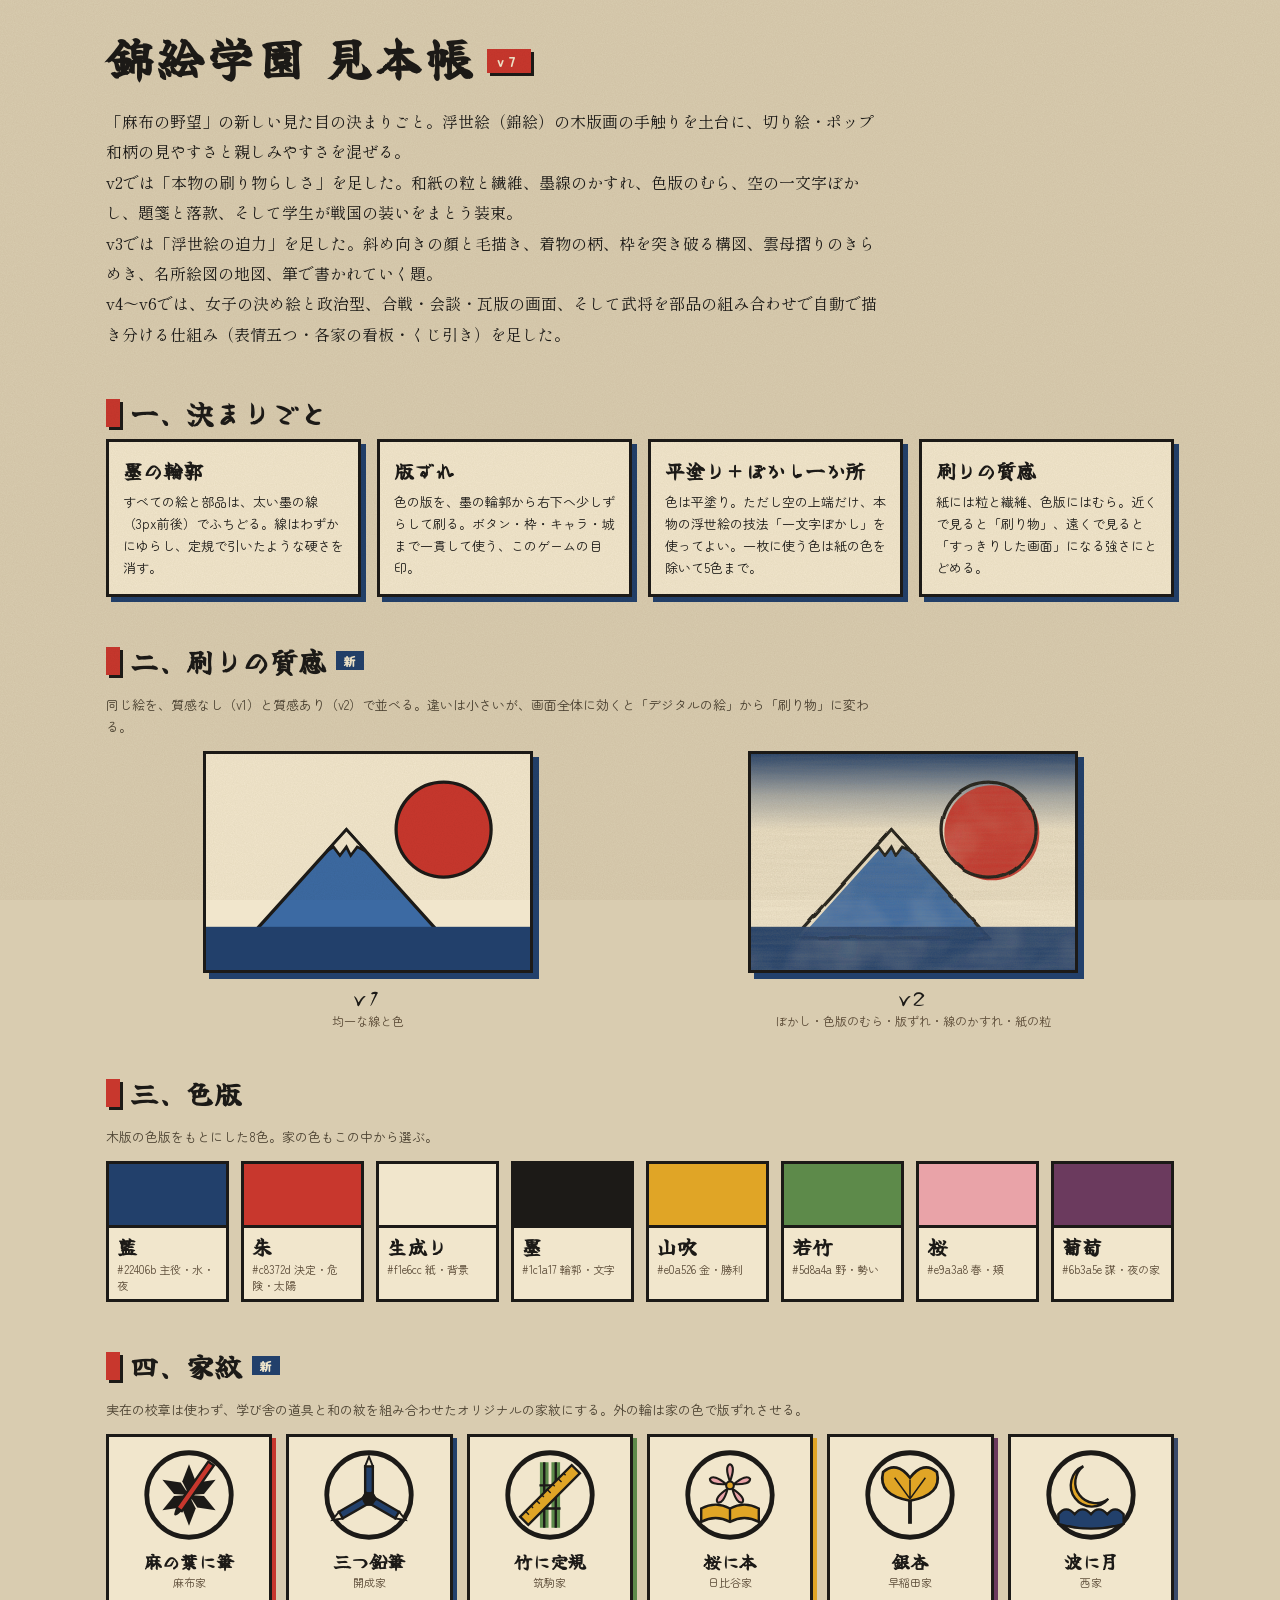
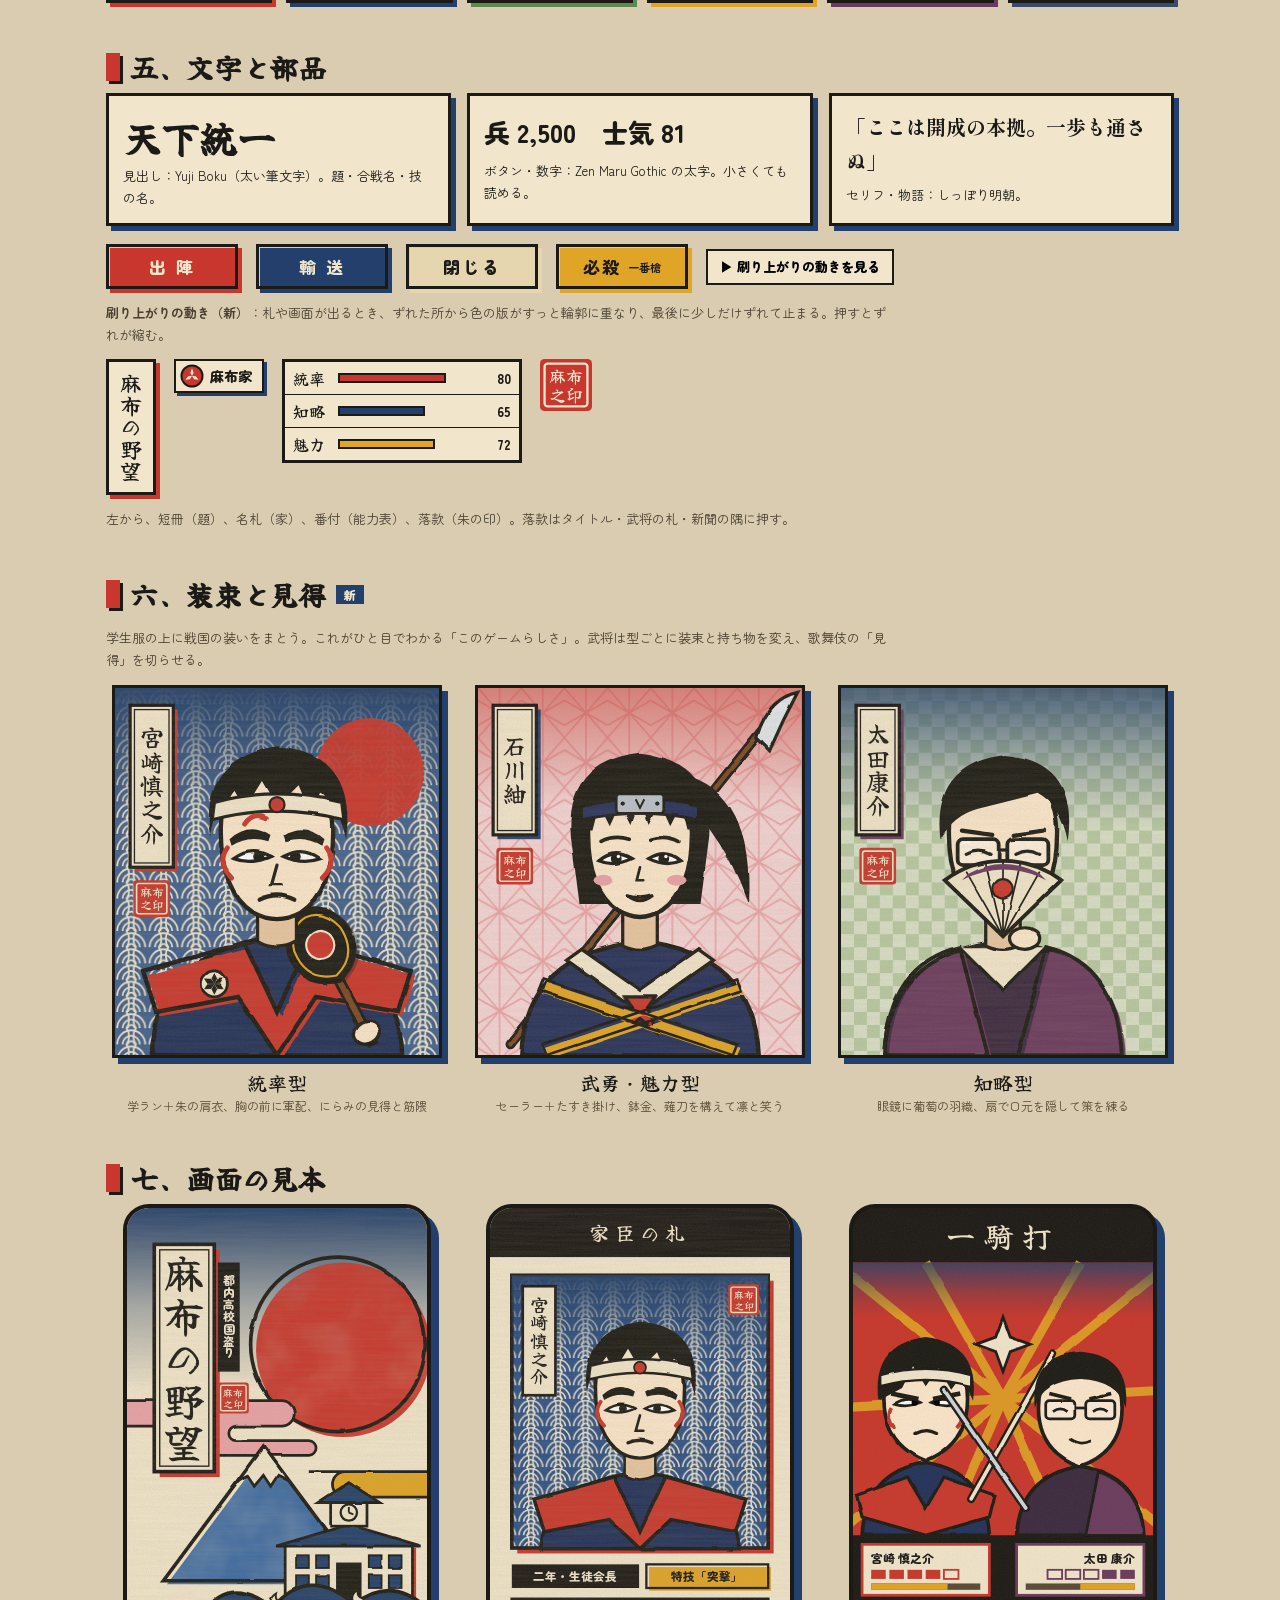
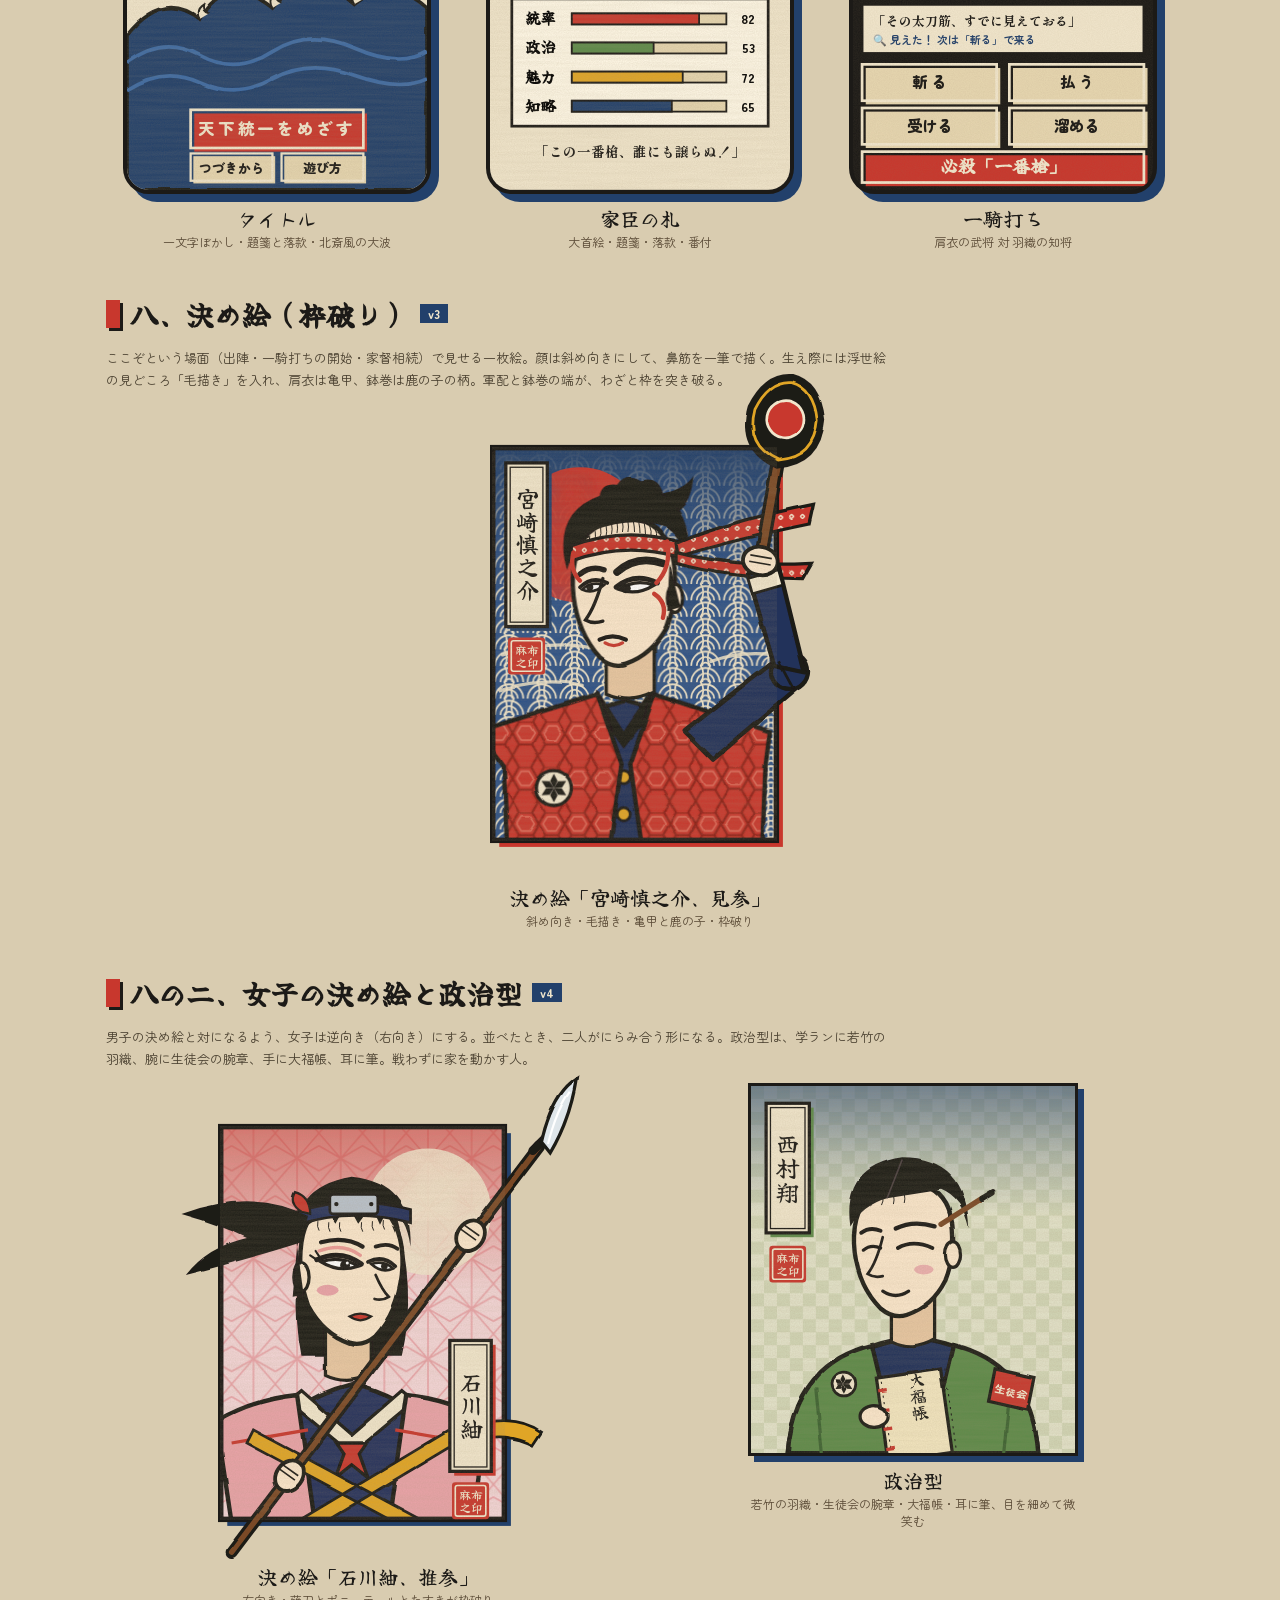
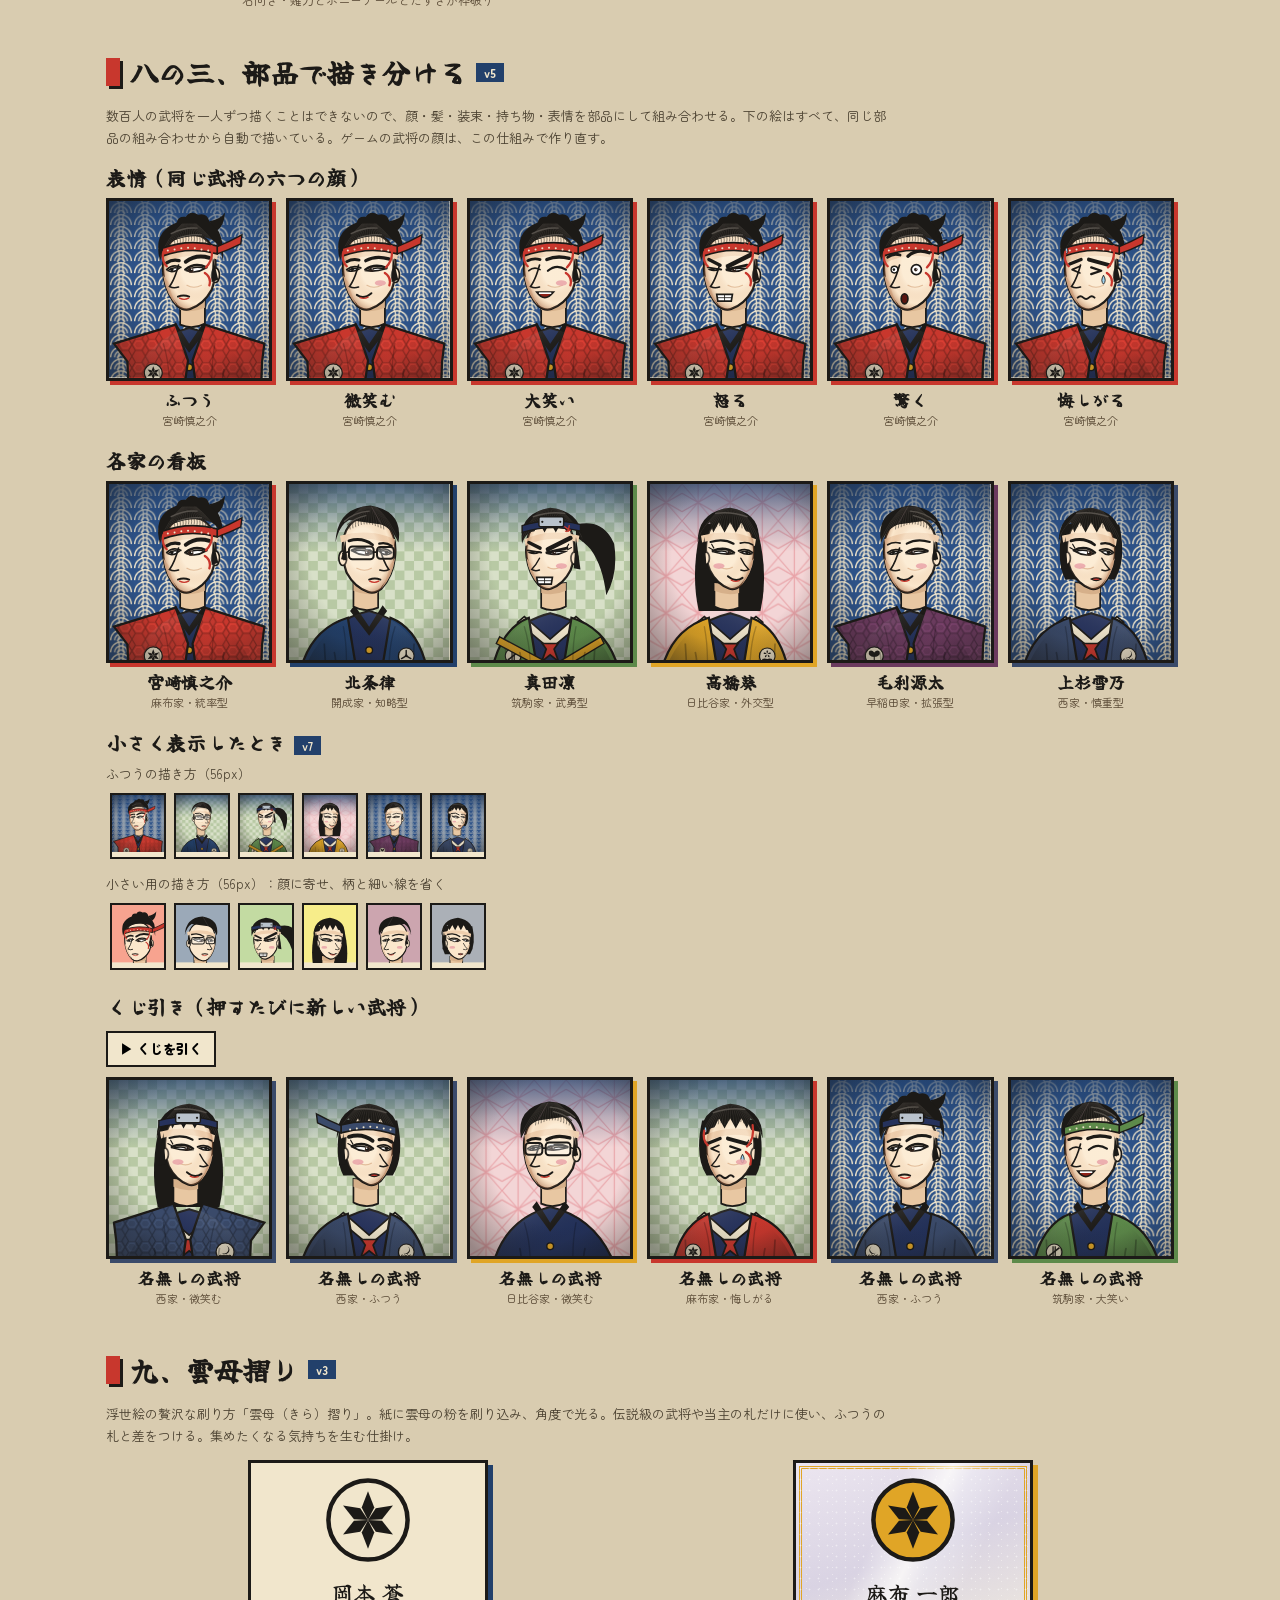
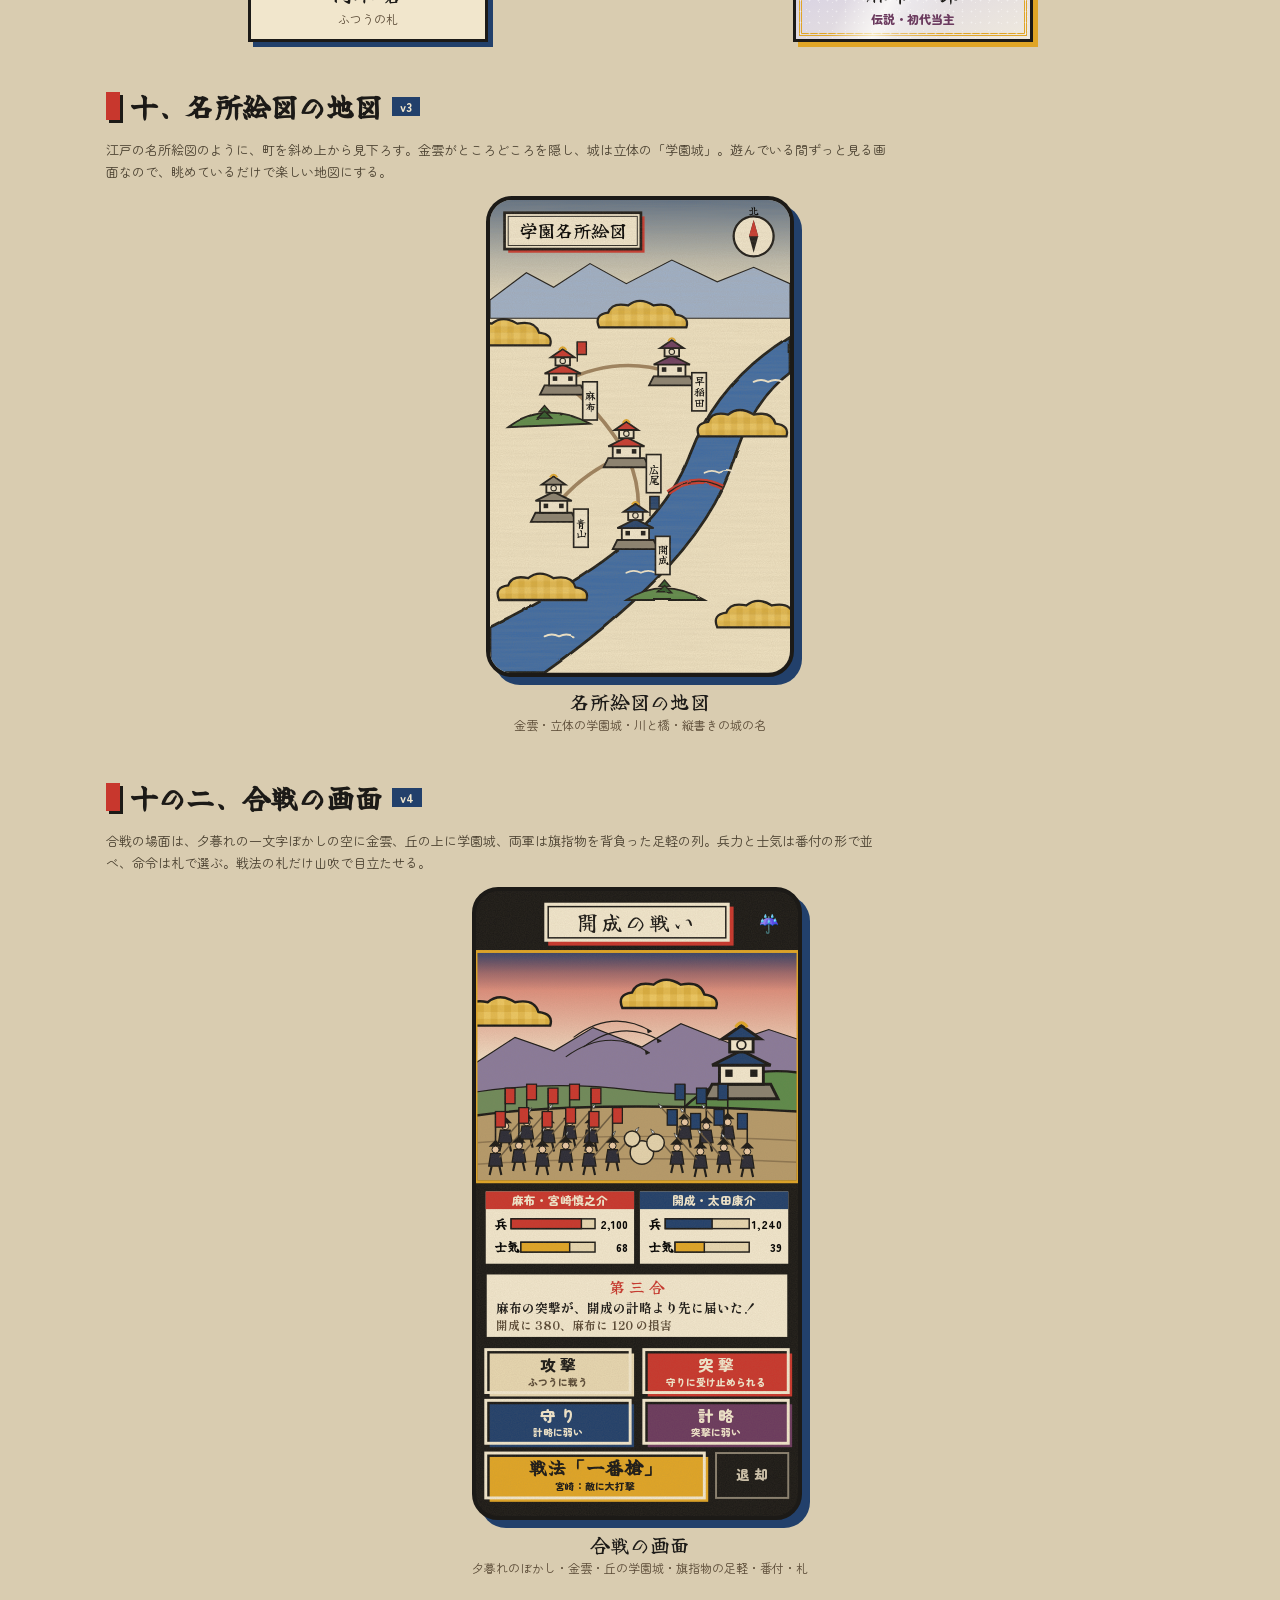
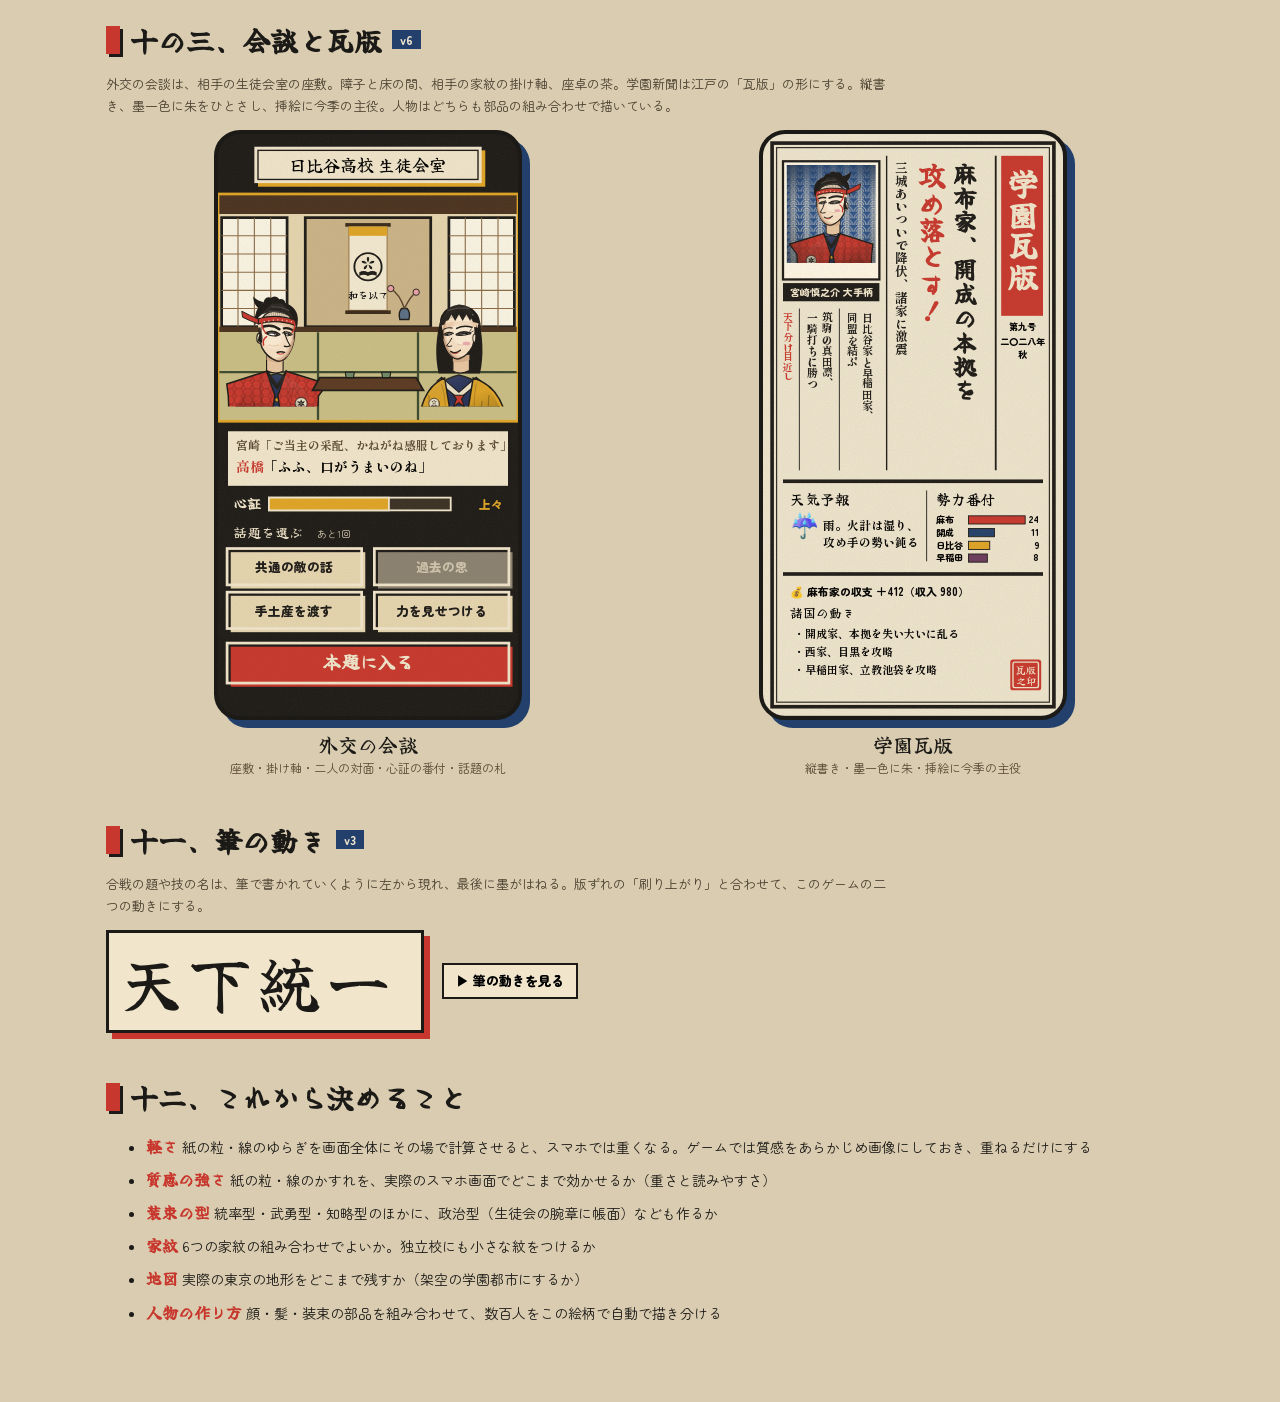
<file: design/styleguide.html>
<!DOCTYPE html>
<html lang="ja">
<head>
<meta charset="utf-8">
<meta name="viewport" content="width=device-width, initial-scale=1">
<title>錦絵学園 見本帳</title>
<link rel="preconnect" href="https://fonts.googleapis.com">
<link rel="preconnect" href="https://fonts.gstatic.com" crossorigin>
<link href="https://fonts.googleapis.com/css2?family=Yuji+Boku&family=Zen+Maru+Gothic:wght@500;700;900&family=Shippori+Mincho+B1:wght@600;800&display=swap" rel="stylesheet">
<style>
:root {
  --ai: #22406b; --ai-2: #3c6aa3; --shu: #c8372d; --kinari: #f1e6cc; --kinari-2: #e6d6b0;
  --sumi: #1c1a17; --yamabuki: #e0a526; --wakatake: #5d8a4a; --sakura: #e9a3a8; --budou: #6b3a5e;
  --brush: 'Yuji Boku', serif; --maru: 'Zen Maru Gothic', sans-serif; --mincho: 'Shippori Mincho B1', serif;
}
* { box-sizing: border-box; }
body { margin: 0; background: #d9ccb0; color: var(--sumi); font-family: var(--maru); }
/* 和紙の地：粒と繊維を重ねる */
body::before { content: ''; position: fixed; inset: 0; pointer-events: none; z-index: 50; opacity: 0.55;
  background-image: url("data:image/svg+xml,%3Csvg xmlns='http://www.w3.org/2000/svg' width='220' height='220'%3E%3Cfilter id='n'%3E%3CfeTurbulence type='fractalNoise' baseFrequency='0.9' numOctaves='3' seed='4'/%3E%3CfeColorMatrix values='0 0 0 0 0.35 0 0 0 0 0.27 0 0 0 0 0.15 0 0 0 0.22 0'/%3E%3C/filter%3E%3Crect width='220' height='220' filter='url(%23n)'/%3E%3C/svg%3E"); mix-blend-mode: multiply; }
main { max-width: 1100px; margin: 0 auto; padding: 24px 16px 60px; position: relative; }
h1 { font-family: var(--brush); font-size: 46px; margin: 0; letter-spacing: 0.1em; }
.ver { display: inline-block; margin-left: 10px; font-family: var(--maru); font-size: 14px; font-weight: 900; color: var(--kinari); background: var(--shu); padding: 2px 10px; vertical-align: 10px; box-shadow: 3px 3px 0 var(--sumi); }
h2 { font-family: var(--brush); font-size: 28px; margin: 44px 0 6px; display: flex; align-items: center; gap: 10px; }
h2::before { content: ''; width: 14px; height: 28px; background: var(--shu); box-shadow: 3px 3px 0 var(--sumi); }
h2 .new { font-family: var(--maru); font-size: 12px; font-weight: 900; color: var(--kinari); background: var(--ai); padding: 1px 8px; }
.lead { font-family: var(--mincho); font-size: 16px; line-height: 1.9; max-width: 780px; }
.note { font-size: 13px; line-height: 1.7; color: #4a4030; max-width: 780px; }
.grid { display: grid; gap: 16px; grid-template-columns: repeat(auto-fit, minmax(240px, 1fr)); }
.card { background: var(--kinari); border: 3px solid var(--sumi); padding: 14px; box-shadow: 5px 5px 0 var(--ai); }
.card h3 { font-family: var(--brush); font-size: 20px; margin: 0 0 6px; }
.card p { margin: 0; font-size: 13px; line-height: 1.7; }
.swatches { display: grid; grid-template-columns: repeat(auto-fit, minmax(118px, 1fr)); gap: 12px; }
.sw { border: 3px solid var(--sumi); background: var(--kinari); }
.sw i { display: block; height: 64px; border-bottom: 3px solid var(--sumi); }
.sw b { display: block; font-family: var(--brush); font-size: 20px; padding: 4px 8px 0; }
.sw small { display: block; font-size: 11px; padding: 0 8px 6px; color: #5a4a36; }

/* 版ずれ札 */
.fuda { position: relative; display: inline-flex; align-items: center; justify-content: center; gap: 6px; min-width: 132px; padding: 10px 18px;
  font-family: var(--maru); font-weight: 900; font-size: 17px; letter-spacing: 0.15em; color: var(--kinari); background: transparent; border: 0; cursor: pointer; isolation: isolate; }
.fuda::before { content: ''; position: absolute; inset: 0; background: var(--c, var(--shu)); transform: translate(4px, 4px); z-index: -2; }
.fuda::after { content: ''; position: absolute; inset: 0; border: 3px solid var(--sumi); z-index: -1; }
.fuda.ai { --c: var(--ai); } .fuda.ki { --c: var(--kinari-2); color: var(--sumi); } .fuda.yama { --c: var(--yamabuki); color: var(--sumi); }
.fuda small { font-size: 11px; letter-spacing: 0; font-weight: 700; }
.fuda:active::before { transform: translate(1px, 1px); }
.row { display: flex; flex-wrap: wrap; gap: 18px; align-items: center; margin: 10px 0; }
/* 刷り上がりの動き：色の版がずれた所から輪郭へ重なり、最後に少しだけずれて止まる */
.suri::before { animation: suri 0.7s cubic-bezier(0.2, 0.9, 0.3, 1.2) var(--d, 0s) both; }
.suri::after { animation: suri-ink 0.35s ease-out var(--d, 0s) both; }
.suri { animation: suri-text 0.7s ease-out var(--d, 0s) both; }
@keyframes suri { 0% { transform: translate(18px, 14px); opacity: 0; } 40% { opacity: 1; } 75% { transform: translate(2px, 2px); } 100% { transform: translate(4px, 4px); } }
@keyframes suri-ink { from { opacity: 0; transform: scale(1.04); } }
@keyframes suri-text { 0%, 45% { color: transparent; } }
.tanzaku { display: inline-block; writing-mode: vertical-rl; font-family: var(--brush); font-size: 22px; padding: 10px 6px; background: var(--kinari); border: 3px solid var(--sumi); box-shadow: 4px 4px 0 var(--shu); }
.nafuda { display: inline-flex; align-items: center; gap: 6px; padding: 3px 10px 3px 4px; background: var(--kinari); border: 2.5px solid var(--sumi); font-weight: 900; font-size: 14px; box-shadow: 3px 3px 0 var(--ai); }
.banzuke { border: 3px solid var(--sumi); background: var(--kinari); font-size: 13px; }
.banzuke div { display: grid; grid-template-columns: 3em 1fr 2.5em; align-items: center; gap: 6px; padding: 4px 8px; border-bottom: 1.5px solid var(--sumi); }
.banzuke div:last-child { border-bottom: 0; }
.banzuke span { font-family: var(--brush); font-size: 16px; }
.banzuke i { height: 10px; background: var(--c); border: 2px solid var(--sumi); }
.banzuke b { text-align: right; font-weight: 900; }
.replay { font-family: var(--maru); font-weight: 900; font-size: 13px; padding: 6px 12px; border: 2px solid var(--sumi); background: var(--kinari); cursor: pointer; }

.pics { display: grid; gap: 22px; grid-template-columns: repeat(auto-fit, minmax(250px, 1fr)); justify-items: center; }
.pic { width: 100%; max-width: 330px; }
.pic > svg { width: 100%; height: auto; display: block; border: 3px solid var(--sumi); box-shadow: 6px 6px 0 var(--ai); }
.phone { width: 100%; max-width: 330px; border: 4px solid var(--sumi); border-radius: 26px; overflow: hidden; background: var(--sumi); box-shadow: 8px 8px 0 var(--ai); }
.phone svg { display: block; width: 100%; height: auto; }
.cap { font-family: var(--brush); font-size: 20px; text-align: center; margin: 10px 0 0; }
.cap small { display: block; font-family: var(--maru); font-size: 12px; color: #5a4a36; }
.crests { display: grid; gap: 14px; grid-template-columns: repeat(auto-fit, minmax(140px, 1fr)); }
.crest { background: var(--kinari); border: 3px solid var(--sumi); padding: 10px; text-align: center; box-shadow: 4px 4px 0 var(--c); }
.crest svg { width: 96px; height: 96px; }
.crest b { display: block; font-family: var(--brush); font-size: 18px; }
.crest small { display: block; font-size: 11px; color: #5a4a36; }
/* 雲母摺り：紙の上を光が斜めに流れ、細かな粒がきらめく */
.kira { position: relative; overflow: hidden; }
.kira::after { content: ''; position: absolute; inset: -40%; pointer-events: none; mix-blend-mode: screen;
  background: linear-gradient(115deg, transparent 38%, rgba(255, 250, 225, 0.0) 42%, rgba(255, 250, 225, 0.75) 50%, rgba(220, 235, 255, 0.35) 54%, transparent 62%);
  animation: kira 3.2s ease-in-out infinite; }
.kira::before { content: ''; position: absolute; inset: 0; pointer-events: none; z-index: 1; mix-blend-mode: screen; opacity: 0.55;
  background-image: radial-gradient(circle, rgba(255,255,255,0.9) 0.6px, transparent 1.2px), radial-gradient(circle, rgba(255,245,210,0.8) 0.5px, transparent 1px);
  background-size: 9px 11px, 13px 7px; background-position: 0 0, 4px 3px; animation: kira-dust 2.4s steps(4) infinite; }
@keyframes kira { from { transform: translateX(-45%); } to { transform: translateX(45%); } }
@keyframes kira-dust { 50% { opacity: 0.25; } }
/* 筆で書かれていく題 */
.fude { display: inline-block; font-family: var(--brush); font-size: 64px; line-height: 1.2; letter-spacing: 0.08em; color: var(--sumi); position: relative; }
.fude.go { animation: fude 1.6s cubic-bezier(0.6, 0.1, 0.3, 1) both; }
@keyframes fude { from { clip-path: inset(0 100% 0 0); } to { clip-path: inset(0 0 0 0); } }
.fude-wrap { position: relative; display: inline-block; padding: 10px 26px 10px 10px; background: var(--kinari); border: 3px solid var(--sumi); box-shadow: 6px 6px 0 var(--shu); }
.fude-wrap .splat { position: absolute; right: 6px; top: 8px; width: 26px; height: 26px; opacity: 0; }
.fude-wrap.go .splat { animation: splat 0.3s ease-out 1.5s both; }
@keyframes splat { from { opacity: 0; transform: scale(0.2); } to { opacity: 1; transform: scale(1); } }
.gen-row { display: grid; gap: 14px; grid-template-columns: repeat(auto-fill, minmax(150px, 1fr)); }
.gen { text-align: center; }
.gen svg { width: 100%; height: auto; display: block; border: 3px solid var(--sumi); box-shadow: 4px 4px 0 var(--c, var(--ai)); background: var(--kinari); }
.gen b { display: block; font-family: var(--brush); font-size: 17px; margin-top: 6px; }
.gen small { display: block; font-size: 11px; color: #5a4a36; }
.rules li { margin: 6px 0; font-size: 14px; line-height: 1.7; }
.rules b { font-family: var(--brush); font-size: 16px; color: var(--shu); margin-right: 4px; }
</style>
</head>
<body>
<!-- 共通の効果：刷りの質感 -->
<svg width="0" height="0" style="position:absolute" aria-hidden="true">
  <defs>
    <!-- 和紙の粒 -->
    <filter id="grain" x="0" y="0" width="100%" height="100%">
      <feTurbulence type="fractalNoise" baseFrequency="0.85" numOctaves="3" seed="7"/>
      <feColorMatrix values="0 0 0 0 0.3  0 0 0 0 0.22  0 0 0 0 0.12  0 0 0 0.16 0"/>
    </filter>
    <!-- 和紙の繊維（横に長い筋） -->
    <filter id="fiber" x="0" y="0" width="100%" height="100%">
      <feTurbulence type="fractalNoise" baseFrequency="0.012 0.35" numOctaves="2" seed="3"/>
      <feColorMatrix values="0 0 0 0 0.45  0 0 0 0 0.38  0 0 0 0 0.25  0 0 0 0.16 -0.04"/>
    </filter>
    <!-- 墨線のかすれ・ゆらぎ -->
    <filter id="rough" x="-5%" y="-5%" width="110%" height="110%">
      <feTurbulence type="fractalNoise" baseFrequency="0.035" numOctaves="2" seed="11" result="n"/>
      <feDisplacementMap in="SourceGraphic" in2="n" scale="2.6" xChannelSelector="R" yChannelSelector="G"/>
    </filter>
    <!-- 色版のむら -->
    <filter id="mura" x="0" y="0" width="100%" height="100%">
      <feTurbulence type="fractalNoise" baseFrequency="0.02" numOctaves="3" seed="5" result="t"/>
      <feColorMatrix in="t" values="0 0 0 0 0  0 0 0 0 0  0 0 0 0 0  0 0 0 -0.35 1.12" result="a"/>
      <feComposite in="SourceGraphic" in2="a" operator="in"/>
    </filter>
    <!-- 一文字ぼかし（空の上端） -->
    <linearGradient id="bokashi" x1="0" y1="0" x2="0" y2="1">
      <stop offset="0" stop-color="#22406b"/><stop offset="0.55" stop-color="#22406b" stop-opacity="0.35"/><stop offset="1" stop-color="#22406b" stop-opacity="0"/>
    </linearGradient>
    <linearGradient id="bokashiShu" x1="0" y1="0" x2="0" y2="1">
      <stop offset="0" stop-color="#c8372d"/><stop offset="1" stop-color="#c8372d" stop-opacity="0"/>
    </linearGradient>
    <pattern id="seigaiha" width="30" height="15" patternUnits="userSpaceOnUse">
      <rect width="30" height="15" fill="#2d5288"/>
      <g fill="none" stroke="#f1e6cc" stroke-width="1.6"><circle cx="15" cy="15" r="13"/><circle cx="15" cy="15" r="8"/><circle cx="15" cy="15" r="3"/><circle cx="0" cy="7.5" r="13"/><circle cx="30" cy="7.5" r="13"/></g>
    </pattern>
    <pattern id="asanoha" width="40" height="46" patternUnits="userSpaceOnUse">
      <rect width="40" height="46" fill="#f3d5d6"/>
      <g stroke="#e9a3a8" stroke-width="1.4" fill="none"><path d="M20,0 L20,46 M0,11.5 L40,34.5 M40,11.5 L0,34.5 M20,23 L0,0 M20,23 L40,0 M20,23 L0,46 M20,23 L40,46"/></g>
    </pattern>
    <pattern id="ichimatsu" width="24" height="24" patternUnits="userSpaceOnUse">
      <rect width="24" height="24" fill="#d8e0c8"/><rect width="12" height="12" fill="#b8c9a4"/><rect x="12" y="12" width="12" height="12" fill="#b8c9a4"/>
    </pattern>
    <pattern id="paper" width="8" height="8" patternUnits="userSpaceOnUse"><rect width="8" height="8" fill="#f1e6cc"/></pattern>
    <!-- 亀甲（肩衣の柄） -->
    <pattern id="kikkou" width="24" height="41.6" patternUnits="userSpaceOnUse">
      <rect width="24" height="41.6" fill="#c8372d"/>
      <g fill="none" stroke="#8e2219" stroke-width="2"><path d="M6,0 L18,0 L24,10.4 L18,20.8 L6,20.8 L0,10.4Z M6,20.8 L0,31.2 L6,41.6 M18,20.8 L24,31.2 L18,41.6"/></g>
      <g fill="none" stroke="#e8836f" stroke-width="1"><path d="M8,4 L16,4 L20,10.4 L16,16.8 L8,16.8 L4,10.4Z"/></g>
    </pattern>
    <!-- 鹿の子（鉢巻の柄） -->
    <pattern id="kanoko" width="10" height="10" patternUnits="userSpaceOnUse">
      <rect width="10" height="10" fill="#c8372d"/>
      <rect x="2" y="2" width="4" height="4" rx="1" fill="#f1e6cc" transform="rotate(45 4 4)"/><circle cx="4" cy="4" r="0.9" fill="#c8372d"/>
    </pattern>
    <!-- 金雲 -->
    <pattern id="kinpaku" width="14" height="14" patternUnits="userSpaceOnUse">
      <rect width="14" height="14" fill="#e3b94e"/><rect width="7" height="7" fill="#ecc660"/><rect x="7" y="7" width="7" height="7" fill="#d9ad3f"/>
    </pattern>
    <!-- 落款（朱の印） -->
    <g id="rakkan">
      <rect x="0" y="0" width="34" height="34" rx="3" fill="#c8372d"/>
      <rect x="3" y="3" width="28" height="28" rx="2" fill="none" stroke="#f1e6cc" stroke-width="1.5"/>
      <text x="17" y="16" font-family="Yuji Boku" font-size="11" text-anchor="middle" fill="#f1e6cc">麻布</text>
      <text x="17" y="28" font-family="Yuji Boku" font-size="11" text-anchor="middle" fill="#f1e6cc">之印</text>
    </g>
  </defs>
</svg>
<main>

<h1>錦絵学園 見本帳<span class="ver">v7</span></h1>
<p class="lead">「麻布の野望」の新しい見た目の決まりごと。浮世絵（錦絵）の木版画の手触りを土台に、切り絵・ポップ和柄の見やすさと親しみやすさを混ぜる。<br>
v2では「本物の刷り物らしさ」を足した。和紙の粒と繊維、墨線のかすれ、色版のむら、空の一文字ぼかし、題箋と落款、そして学生が戦国の装いをまとう装束。<br>
v3では「浮世絵の迫力」を足した。斜め向きの顔と毛描き、着物の柄、枠を突き破る構図、雲母摺りのきらめき、名所絵図の地図、筆で書かれていく題。<br>
v4〜v6では、女子の決め絵と政治型、合戦・会談・瓦版の画面、そして武将を部品の組み合わせで自動で描き分ける仕組み（表情五つ・各家の看板・くじ引き）を足した。</p>

<h2>一、決まりごと</h2>
<div class="grid">
  <div class="card"><h3>墨の輪郭</h3><p>すべての絵と部品は、太い墨の線（3px前後）でふちどる。線はわずかにゆらし、定規で引いたような硬さを消す。</p></div>
  <div class="card"><h3>版ずれ</h3><p>色の版を、墨の輪郭から右下へ少しずらして刷る。ボタン・枠・キャラ・城まで一貫して使う、このゲームの目印。</p></div>
  <div class="card"><h3>平塗り＋ぼかし一か所</h3><p>色は平塗り。ただし空の上端だけ、本物の浮世絵の技法「一文字ぼかし」を使ってよい。一枚に使う色は紙の色を除いて5色まで。</p></div>
  <div class="card"><h3>刷りの質感</h3><p>紙には粒と繊維、色版にはむら。近くで見ると「刷り物」、遠くで見ると「すっきりした画面」になる強さにとどめる。</p></div>
</div>

<h2>二、刷りの質感<span class="new">新</span></h2>
<p class="note">同じ絵を、質感なし（v1）と質感あり（v2）で並べる。違いは小さいが、画面全体に効くと「デジタルの絵」から「刷り物」に変わる。</p>
<div class="pics">
<div class="pic">
<svg viewBox="0 0 300 200">
  <rect width="300" height="200" fill="#f1e6cc"/>
  <circle cx="220" cy="70" r="44" fill="#c8372d" stroke="#1c1a17" stroke-width="3"/>
  <path d="M40,170 L130,70 L220,170Z" fill="#3c6aa3" stroke="#1c1a17" stroke-width="3"/>
  <path d="M112,90 L130,70 L148,90 L140,86 L134,94 L130,86 L124,94 L118,86Z" fill="#f1e6cc" stroke="#1c1a17" stroke-width="2.5"/>
  <rect y="160" width="300" height="40" fill="#22406b"/>
</svg>
<p class="cap">v1<small>均一な線と色</small></p>
</div>
<div class="pic">
<svg viewBox="0 0 300 200">
  <rect width="300" height="200" fill="#f1e6cc"/>
  <rect width="300" height="70" fill="url(#bokashi)"/>
  <g filter="url(#mura)"><circle cx="223" cy="73" r="44" fill="#c8372d"/></g>
  <g filter="url(#mura)"><path d="M43,173 L133,73 L223,173Z" fill="#3c6aa3"/></g>
  <g filter="url(#rough)" fill="none" stroke="#1c1a17" stroke-width="3">
    <circle cx="220" cy="70" r="44"/>
    <path d="M40,170 L130,70 L220,170Z"/>
  </g>
  <path d="M112,90 L130,70 L148,90 L140,86 L134,94 L130,86 L124,94 L118,86Z" fill="#f1e6cc" stroke="#1c1a17" stroke-width="2.5" filter="url(#rough)"/>
  <g filter="url(#mura)"><rect y="160" width="300" height="40" fill="#22406b"/></g>
  <rect width="300" height="200" filter="url(#fiber)"/>
  <rect width="300" height="200" filter="url(#grain)"/>
</svg>
<p class="cap">v2<small>ぼかし・色版のむら・版ずれ・線のかすれ・紙の粒</small></p>
</div>
</div>

<h2>三、色版</h2>
<p class="note">木版の色版をもとにした8色。家の色もこの中から選ぶ。</p>
<div class="swatches">
  <div class="sw"><i style="background:var(--ai)"></i><b>藍</b><small>#22406b 主役・水・夜</small></div>
  <div class="sw"><i style="background:var(--shu)"></i><b>朱</b><small>#c8372d 決定・危険・太陽</small></div>
  <div class="sw"><i style="background:var(--kinari)"></i><b>生成り</b><small>#f1e6cc 紙・背景</small></div>
  <div class="sw"><i style="background:var(--sumi)"></i><b>墨</b><small>#1c1a17 輪郭・文字</small></div>
  <div class="sw"><i style="background:var(--yamabuki)"></i><b>山吹</b><small>#e0a526 金・勝利</small></div>
  <div class="sw"><i style="background:var(--wakatake)"></i><b>若竹</b><small>#5d8a4a 野・勢い</small></div>
  <div class="sw"><i style="background:var(--sakura)"></i><b>桜</b><small>#e9a3a8 春・頬</small></div>
  <div class="sw"><i style="background:var(--budou)"></i><b>葡萄</b><small>#6b3a5e 謀・夜の家</small></div>
</div>

<h2>四、家紋<span class="new">新</span></h2>
<p class="note">実在の校章は使わず、学び舎の道具と和の紋を組み合わせたオリジナルの家紋にする。外の輪は家の色で版ずれさせる。</p>
<div class="crests">
  <div class="crest" style="--c:var(--shu)"><svg viewBox="-50 -50 100 100">
    <circle r="44" fill="#f1e6cc" stroke="#1c1a17" stroke-width="5"/>
    <g fill="#1c1a17">
      <path d="M0,0 L7,-14 L0,-32 L-7,-14Z"/><path d="M0,0 L7,-14 L0,-32 L-7,-14Z" transform="rotate(60)"/><path d="M0,0 L7,-14 L0,-32 L-7,-14Z" transform="rotate(120)"/>
      <path d="M0,0 L7,-14 L0,-32 L-7,-14Z" transform="rotate(180)"/><path d="M0,0 L7,-14 L0,-32 L-7,-14Z" transform="rotate(240)"/><path d="M0,0 L7,-14 L0,-32 L-7,-14Z" transform="rotate(300)"/>
    </g>
    <g transform="rotate(35)"><rect x="-3.5" y="-40" width="7" height="58" fill="#c8372d" stroke="#1c1a17" stroke-width="2.5"/><path d="M-3.5,18 Q0,34 3.5,18Z" fill="#1c1a17"/></g>
  </svg><b>麻の葉に筆</b><small>麻布家</small></div>
  <div class="crest" style="--c:var(--ai)"><svg viewBox="-50 -50 100 100">
    <circle r="44" fill="#f1e6cc" stroke="#1c1a17" stroke-width="5"/>
    <g transform="translate(0,4)">
      <g><rect x="-4" y="-34" width="8" height="40" fill="#22406b" stroke="#1c1a17" stroke-width="2.5"/><path d="M-4,-34 L0,-44 L4,-34Z" fill="#f1e6cc" stroke="#1c1a17" stroke-width="2"/></g>
      <g transform="rotate(120)"><rect x="-4" y="-34" width="8" height="40" fill="#22406b" stroke="#1c1a17" stroke-width="2.5"/><path d="M-4,-34 L0,-44 L4,-34Z" fill="#f1e6cc" stroke="#1c1a17" stroke-width="2"/></g>
      <g transform="rotate(240)"><rect x="-4" y="-34" width="8" height="40" fill="#22406b" stroke="#1c1a17" stroke-width="2.5"/><path d="M-4,-34 L0,-44 L4,-34Z" fill="#f1e6cc" stroke="#1c1a17" stroke-width="2"/></g>
      <circle r="7" fill="#1c1a17"/>
    </g>
  </svg><b>三つ鉛筆</b><small>開成家</small></div>
  <div class="crest" style="--c:var(--wakatake)"><svg viewBox="-50 -50 100 100">
    <circle r="44" fill="#f1e6cc" stroke="#1c1a17" stroke-width="5"/>
    <path d="M-6,34 L-6,-34 M6,34 L6,-34" stroke="#5d8a4a" stroke-width="9"/>
    <path d="M-6,34 L-6,-34 M6,34 L6,-34 M-11,-10 L11,-10 M-11,14 L11,14" stroke="#1c1a17" stroke-width="2.5" fill="none"/>
    <g transform="rotate(-45)"><rect x="-38" y="-6" width="76" height="12" fill="#e0a526" stroke="#1c1a17" stroke-width="2.5"/>
      <path d="M-30,-6 v5 M-22,-6 v3 M-14,-6 v5 M-6,-6 v3 M2,-6 v5 M10,-6 v3 M18,-6 v5 M26,-6 v3" stroke="#1c1a17" stroke-width="1.5"/></g>
  </svg><b>竹に定規</b><small>筑駒家</small></div>
  <div class="crest" style="--c:var(--yamabuki)"><svg viewBox="-50 -50 100 100">
    <circle r="44" fill="#f1e6cc" stroke="#1c1a17" stroke-width="5"/>
    <path d="M-30,14 Q-15,6 0,14 Q15,6 30,14 L30,28 Q15,20 0,28 Q-15,20 -30,28Z" fill="#e0a526" stroke="#1c1a17" stroke-width="2.5"/>
    <path d="M0,14 L0,28" stroke="#1c1a17" stroke-width="2.5"/>
    <g transform="translate(0,-10)" fill="#e9a3a8" stroke="#1c1a17" stroke-width="2.2">
      <path d="M0,-4 Q-6,-20 0,-22 Q6,-20 0,-4Z" transform="rotate(0)"/><path d="M0,-4 Q-6,-20 0,-22 Q6,-20 0,-4Z" transform="rotate(72)"/>
      <path d="M0,-4 Q-6,-20 0,-22 Q6,-20 0,-4Z" transform="rotate(144)"/><path d="M0,-4 Q-6,-20 0,-22 Q6,-20 0,-4Z" transform="rotate(216)"/>
      <path d="M0,-4 Q-6,-20 0,-22 Q6,-20 0,-4Z" transform="rotate(288)"/><circle r="4" fill="#e0a526"/>
    </g>
  </svg><b>桜に本</b><small>日比谷家</small></div>
  <div class="crest" style="--c:var(--budou)"><svg viewBox="-50 -50 100 100">
    <circle r="44" fill="#f1e6cc" stroke="#1c1a17" stroke-width="5"/>
    <path d="M0,30 L0,4" stroke="#1c1a17" stroke-width="4"/>
    <path d="M0,6 Q-34,0 -28,-24 Q-14,-36 0,-18 Q14,-36 28,-24 Q34,0 0,6Z" fill="#e0a526" stroke="#1c1a17" stroke-width="2.8"/>
    <path d="M0,4 L0,-16 M0,4 L-16,-18 M0,4 L16,-18" stroke="#1c1a17" stroke-width="1.6"/>
  </svg><b>銀杏</b><small>早稲田家</small></div>
  <div class="crest" style="--c:#3a4a6a"><svg viewBox="-50 -50 100 100">
    <circle r="44" fill="#f1e6cc" stroke="#1c1a17" stroke-width="5"/>
    <path d="M-8,-30 A22,22 0 1 0 18,4 A17,17 0 1 1 -8,-30Z" fill="#e0a526" stroke="#1c1a17" stroke-width="2.5"/>
    <path d="M-34,20 q8,-10 17,0 q8,-10 17,0 q8,-10 17,0 q8,-10 17,0 L34,30 Q0,40 -34,30Z" fill="#22406b" stroke="#1c1a17" stroke-width="2.5"/>
  </svg><b>波に月</b><small>西家</small></div>
</div>

<h2>五、文字と部品</h2>
<div class="grid">
  <div class="card"><h3 style="font-family:var(--brush);font-size:38px;margin:0">天下統一</h3><p>見出し：Yuji Boku（太い筆文字）。題・合戦名・技の名。</p></div>
  <div class="card"><p style="font-family:var(--maru);font-weight:900;font-size:26px;margin:0 0 6px">兵 2,500　士気 81</p><p>ボタン・数字：Zen Maru Gothic の太字。小さくても読める。</p></div>
  <div class="card"><p style="font-family:var(--mincho);font-weight:800;font-size:20px;margin:0 0 6px">「ここは開成の本拠。一歩も通さぬ」</p><p>セリフ・物語：しっぽり明朝。</p></div>
</div>
<div class="row" id="suri-demo" style="margin-top:18px">
  <button class="fuda">出 陣</button>
  <button class="fuda ai">輸 送</button>
  <button class="fuda ki">閉じる</button>
  <button class="fuda yama">必殺<small>一番槍</small></button>
  <button class="replay" id="replay">▶ 刷り上がりの動きを見る</button>
</div>
<p class="note"><b>刷り上がりの動き（新）</b>：札や画面が出るとき、ずれた所から色の版がすっと輪郭に重なり、最後に少しだけずれて止まる。押すとずれが縮む。</p>
<div class="row" style="align-items:flex-start">
  <span class="tanzaku">麻布の野望</span>
  <span class="nafuda"><svg viewBox="-50 -50 100 100" width="24" height="24"><circle r="44" fill="#c8372d" stroke="#1c1a17" stroke-width="8"/><g fill="#f1e6cc"><path d="M0,0 L7,-14 L0,-32 L-7,-14Z"/><path d="M0,0 L7,-14 L0,-32 L-7,-14Z" transform="rotate(120)"/><path d="M0,0 L7,-14 L0,-32 L-7,-14Z" transform="rotate(240)"/></g></svg>麻布家</span>
  <div class="banzuke" style="width:240px">
    <div style="--c:var(--shu)"><span>統率</span><i style="width:80%"></i><b>80</b></div>
    <div style="--c:var(--ai)"><span>知略</span><i style="width:65%"></i><b>65</b></div>
    <div style="--c:var(--yamabuki)"><span>魅力</span><i style="width:72%"></i><b>72</b></div>
  </div>
  <svg viewBox="0 0 34 34" width="52" height="52"><use href="#rakkan"/></svg>
</div>
<p class="note">左から、短冊（題）、名札（家）、番付（能力表）、落款（朱の印）。落款はタイトル・武将の札・新聞の隅に押す。</p>

<h2>六、装束と見得<span class="new">新</span></h2>
<p class="note">学生服の上に戦国の装いをまとう。これがひと目でわかる「このゲームらしさ」。武将は型ごとに装束と持ち物を変え、歌舞伎の「見得」を切らせる。</p>
<div class="pics">

<!-- 統率型：学ラン＋肩衣、軍配、寄り目の見得 -->
<div class="pic">
<svg viewBox="0 0 300 340">
  <rect width="300" height="340" fill="#f1e6cc"/>
  <rect width="300" height="340" fill="url(#seigaiha)" opacity="0.9"/>
  <rect width="300" height="120" fill="url(#bokashi)"/>
  <g filter="url(#mura)"><circle cx="236" cy="78" r="50" fill="#c8372d"/></g>
  <!-- 体：学ラン -->
  <g filter="url(#rough)">
  <path d="M34,340 Q38,244 150,230 Q262,244 266,340Z" fill="#23315a" stroke="#1c1a17" stroke-width="4"/>
  <!-- 肩衣（朱、版ずれ） -->
  <path d="M26,262 L120,236 L150,300 L180,236 L274,262 L262,300 L186,286 L150,340 L114,286 L38,300Z" fill="#c8372d" transform="translate(4,4)"/>
  <path d="M26,262 L120,236 L150,300 L180,236 L274,262 L262,300 L186,286 L150,340 L114,286 L38,300Z" fill="none" stroke="#1c1a17" stroke-width="4"/>
  <!-- 肩衣の家紋（麻の葉） -->
  <g transform="translate(92,274)"><circle r="12" fill="#f1e6cc" stroke="#1c1a17" stroke-width="2.5"/>
    <g fill="#1c1a17"><path d="M0,0 L2.6,-5 L0,-10 L-2.6,-5Z"/><path d="M0,0 L2.6,-5 L0,-10 L-2.6,-5Z" transform="rotate(60)"/><path d="M0,0 L2.6,-5 L0,-10 L-2.6,-5Z" transform="rotate(120)"/><path d="M0,0 L2.6,-5 L0,-10 L-2.6,-5Z" transform="rotate(180)"/><path d="M0,0 L2.6,-5 L0,-10 L-2.6,-5Z" transform="rotate(240)"/><path d="M0,0 L2.6,-5 L0,-10 L-2.6,-5Z" transform="rotate(300)"/></g></g>
  <!-- 軍配：胸の前で斜めに構える -->
  <g transform="translate(206,268) rotate(-28)">
    <rect x="-4" y="0" width="8" height="70" fill="#7a4a26" stroke="#1c1a17" stroke-width="2.5"/>
    <path d="M0,4 Q-34,-6 -30,-40 Q-22,-68 0,-70 Q22,-68 30,-40 Q34,-6 0,4Z" fill="#1c1a17" transform="translate(3,3)" opacity="0.35"/>
    <path d="M0,4 Q-34,-6 -30,-40 Q-22,-68 0,-70 Q22,-68 30,-40 Q34,-6 0,4Z" fill="#1c1a17" stroke="#1c1a17" stroke-width="3"/>
    <path d="M0,-2 Q-27,-10 -24,-40 Q-18,-62 0,-63 Q18,-62 24,-40 Q27,-10 0,-2Z" fill="none" stroke="#e0a526" stroke-width="2"/>
    <circle cx="0" cy="-34" r="13" fill="#c8372d" stroke="#f1e6cc" stroke-width="2"/>
    <ellipse cx="0" cy="58" rx="12" ry="10" fill="#fbe7cc" stroke="#1c1a17" stroke-width="3"/>
  </g>
  <!-- 首と顔 -->
  <path d="M132,196 L132,234 Q150,244 168,234 L168,196Z" fill="#e8c7a2" stroke="#1c1a17" stroke-width="3"/>
  <path d="M98,134 Q96,80 150,76 Q204,80 202,134 Q202,188 172,208 Q150,220 128,208 Q98,188 98,134Z" fill="#fbe7cc" stroke="#1c1a17" stroke-width="4"/>
  <!-- 髪 -->
  <path d="M88,138 Q78,66 150,54 Q224,60 214,140 Q206,106 190,98 L180,114 L170,90 L150,110 L136,86 L120,112 L110,94 Q92,106 88,138Z" fill="#1c1a17"/>
  <!-- 鉢巻 -->
  <path d="M92,106 Q150,90 210,106 L212,122 Q150,106 90,122Z" fill="#f1e6cc" stroke="#1c1a17" stroke-width="3"/>
  <circle cx="150" cy="108" r="7" fill="#c8372d" stroke="#1c1a17" stroke-width="2"/>
  <!-- 見得：寄り目、筋隈 -->
  <path d="M106,140 Q124,124 144,136 L142,142 Q124,136 108,146Z" fill="#1c1a17"/>
  <path d="M194,140 Q176,124 156,136 L158,142 Q176,136 192,146Z" fill="#1c1a17"/>
  <path d="M110,158 Q126,146 144,156 Q126,164 110,158Z" fill="#fff" stroke="#1c1a17" stroke-width="3"/>
  <path d="M190,158 Q174,146 156,156 Q174,164 190,158Z" fill="#fff" stroke="#1c1a17" stroke-width="3"/>
  <circle cx="133" cy="156" r="5" fill="#1c1a17"/><circle cx="167" cy="156" r="5" fill="#1c1a17"/>
  <path d="M104,148 Q94,162 108,176 M196,148 Q206,162 192,176 M120,126 Q128,114 140,120" fill="none" stroke="#c8372d" stroke-width="4.5" stroke-linecap="round"/>
  <path d="M150,164 L145,182 L154,182" fill="none" stroke="#1c1a17" stroke-width="3" stroke-linecap="round"/>
  <path d="M134,196 Q150,188 166,196" fill="none" stroke="#1c1a17" stroke-width="4" stroke-linecap="round"/>
  </g>
  <!-- 題箋と落款 -->
  <rect x="14" y="16" width="40" height="150" fill="#c8372d" transform="translate(4,4)"/>
  <rect x="14" y="16" width="40" height="150" fill="#f1e6cc" stroke="#1c1a17" stroke-width="3"/>
  <rect x="18" y="20" width="32" height="142" fill="none" stroke="#1c1a17" stroke-width="1.2"/>
  <text x="34" y="91" font-family="Yuji Boku" font-size="22" text-anchor="middle" writing-mode="tb" fill="#1c1a17">宮崎慎之介</text>
  <use href="#rakkan" x="17" y="178"/>
  <rect width="300" height="340" filter="url(#fiber)"/>
  <rect width="300" height="340" filter="url(#grain)"/>
</svg>
<p class="cap">統率型<small>学ラン＋朱の肩衣、胸の前に軍配、にらみの見得と筋隈</small></p>
</div>

<!-- 武勇・魅力型：セーラー＋たすき、鉢金、薙刀 -->
<div class="pic">
<svg viewBox="0 0 300 340">
  <rect width="300" height="340" fill="url(#asanoha)"/>
  <rect width="300" height="110" fill="url(#bokashiShu)" opacity="0.55"/>
  <!-- 薙刀 -->
  <g filter="url(#rough)">
  <path d="M30,330 L262,40" stroke="#1c1a17" stroke-width="9" stroke-linecap="round"/>
  <path d="M30,330 L262,40" stroke="#7a4a26" stroke-width="4" stroke-linecap="round"/>
  <path d="M258,46 Q268,10 296,4 Q282,30 270,58Z" fill="#dfe6ea" stroke="#1c1a17" stroke-width="3"/>
  <!-- 後ろ髪（ポニーテール） -->
  <path d="M190,80 Q256,96 250,200 Q236,160 214,130Z" fill="#1c1a17"/>
  <path d="M86,138 Q80,68 150,60 Q220,68 214,138 L206,200 L94,200Z" fill="#1c1a17"/>
  <!-- 体：セーラー -->
  <path d="M40,340 Q44,246 150,234 Q256,246 260,340Z" fill="#26325c" stroke="#1c1a17" stroke-width="4"/>
  <path d="M82,252 L150,300 L218,252 L204,242 L150,280 L96,242Z" fill="#f1e6cc" stroke="#1c1a17" stroke-width="3"/>
  <path d="M136,286 L164,286 L157,296 L165,318 L150,306 L135,318 L143,296Z" fill="#c8372d" stroke="#1c1a17" stroke-width="3"/>
  <!-- たすき（山吹、版ずれ） -->
  <path d="M60,270 L240,330 L236,340 L56,280Z M240,270 L60,330 L64,340 L244,280Z" fill="#e0a526" transform="translate(3,3)"/>
  <path d="M60,270 L240,330 L236,340 L56,280Z M240,270 L60,330 L64,340 L244,280Z" fill="none" stroke="#1c1a17" stroke-width="2.5"/>
  <!-- 首と顔 -->
  <path d="M134,200 L134,238 Q150,246 166,238 L166,200Z" fill="#e8c7a2" stroke="#1c1a17" stroke-width="3"/>
  <path d="M102,136 Q100,86 150,82 Q200,86 198,136 Q198,186 170,206 Q150,218 130,206 Q102,186 102,136Z" fill="#fbe7cc" stroke="#1c1a17" stroke-width="4"/>
  <path d="M98,132 Q96,74 150,72 Q204,74 202,132 L194,132 L188,108 L178,128 L168,106 L158,126 L150,104 L142,126 L132,106 L122,128 L112,108 L106,132Z" fill="#1c1a17"/>
  <!-- 鉢金 -->
  <path d="M96,110 Q150,96 204,110 L204,122 Q150,110 96,122Z" fill="#26325c" stroke="#1c1a17" stroke-width="2.5"/>
  <rect x="128" y="98" width="44" height="18" rx="3" fill="#b9c2cc" stroke="#1c1a17" stroke-width="2.5"/>
  <circle cx="134" cy="107" r="2" fill="#1c1a17"/><circle cx="166" cy="107" r="2" fill="#1c1a17"/>
  <path d="M146,103 L150,111 L154,103" fill="none" stroke="#1c1a17" stroke-width="1.8"/>
  <!-- 目：凛とした笑み -->
  <path d="M114,142 Q126,136 140,140" fill="none" stroke="#1c1a17" stroke-width="3.5" stroke-linecap="round"/>
  <path d="M186,142 Q174,136 160,140" fill="none" stroke="#1c1a17" stroke-width="3.5" stroke-linecap="round"/>
  <path d="M112,160 Q126,148 142,158 Q126,166 112,160Z" fill="#fff" stroke="#1c1a17" stroke-width="3"/>
  <path d="M188,160 Q174,148 158,158 Q174,166 188,160Z" fill="#fff" stroke="#1c1a17" stroke-width="3"/>
  <circle cx="128" cy="158" r="5" fill="#1c1a17"/><circle cx="172" cy="158" r="5" fill="#1c1a17"/>
  <circle cx="130" cy="156" r="1.6" fill="#fff"/><circle cx="174" cy="156" r="1.6" fill="#fff"/>
  <ellipse cx="116" cy="178" rx="9" ry="5" fill="#e9a3a8"/><ellipse cx="184" cy="178" rx="9" ry="5" fill="#e9a3a8"/>
  <path d="M150,166 L147,178 L153,178" fill="none" stroke="#1c1a17" stroke-width="2.5" stroke-linecap="round"/>
  <path d="M138,192 Q150,202 162,192 Q150,196 138,192Z" fill="#c8372d" stroke="#1c1a17" stroke-width="2.5"/>
  </g>
  <rect x="14" y="16" width="40" height="120" fill="#22406b" transform="translate(4,4)"/>
  <rect x="14" y="16" width="40" height="120" fill="#f1e6cc" stroke="#1c1a17" stroke-width="3"/>
  <rect x="18" y="20" width="32" height="112" fill="none" stroke="#1c1a17" stroke-width="1.2"/>
  <text x="34" y="76" font-family="Yuji Boku" font-size="22" text-anchor="middle" writing-mode="tb" fill="#1c1a17">石川紬</text>
  <use href="#rakkan" x="17" y="148"/>
  <rect width="300" height="340" filter="url(#fiber)"/>
  <rect width="300" height="340" filter="url(#grain)"/>
</svg>
<p class="cap">武勇・魅力型<small>セーラー＋たすき掛け、鉢金、薙刀を構えて凛と笑う</small></p>
</div>

<!-- 知略型：眼鏡、扇で口元を隠す -->
<div class="pic">
<svg viewBox="0 0 300 340">
  <rect width="300" height="340" fill="url(#ichimatsu)"/>
  <rect width="300" height="130" fill="url(#bokashi)" opacity="0.8"/>
  <g filter="url(#mura)"><path d="M210,20 A40,40 0 1 0 260,86 A32,32 0 1 1 210,20Z" fill="#e0a526"/></g>
  <g filter="url(#rough)">
  <path d="M40,340 Q44,246 150,234 Q256,246 260,340Z" fill="#3a2a40" stroke="#1c1a17" stroke-width="4"/>
  <!-- 羽織（葡萄） -->
  <path d="M40,340 Q44,256 110,240 L136,340Z M260,340 Q256,256 190,240 L164,340Z" fill="#6b3a5e" transform="translate(4,4)"/>
  <path d="M40,340 Q44,256 110,240 L136,340Z M260,340 Q256,256 190,240 L164,340Z" fill="none" stroke="#1c1a17" stroke-width="3.5"/>
  <path d="M110,240 L150,280 L190,240" fill="#f1e6cc" stroke="#1c1a17" stroke-width="3"/>
  <!-- 首と顔 -->
  <path d="M134,200 L134,238 Q150,246 166,238 L166,200Z" fill="#e8c7a2" stroke="#1c1a17" stroke-width="3"/>
  <path d="M100,136 Q98,84 150,80 Q202,84 200,136 Q200,188 170,208 Q150,220 130,208 Q100,188 100,136Z" fill="#fbe7cc" stroke="#1c1a17" stroke-width="4"/>
  <!-- 髪：七三 -->
  <path d="M92,140 Q84,70 152,62 Q220,68 210,142 Q204,110 182,98 L126,112 Q104,118 92,140Z" fill="#1c1a17"/>
  <!-- 眼鏡と細い目 -->
  <rect x="108" y="140" width="38" height="24" rx="5" fill="rgba(255,255,255,0.35)" stroke="#1c1a17" stroke-width="3.5"/>
  <rect x="154" y="140" width="38" height="24" rx="5" fill="rgba(255,255,255,0.35)" stroke="#1c1a17" stroke-width="3.5"/>
  <path d="M146,150 L154,150" stroke="#1c1a17" stroke-width="3"/>
  <path d="M116,154 Q127,148 138,154 M162,154 Q173,148 184,154" fill="none" stroke="#1c1a17" stroke-width="3" stroke-linecap="round"/>
  <path d="M112,132 L140,136 M188,132 L160,136" stroke="#1c1a17" stroke-width="4" stroke-linecap="round"/>
  <path d="M112,143 L120,143" stroke="#fff" stroke-width="2"/>
  <!-- 扇で口元を隠す -->
  <path d="M150,230 L96,178 Q120,160 150,160 Q180,160 204,178Z" fill="#f1e6cc" stroke="#1c1a17" stroke-width="3.5"/>
  <path d="M150,230 L116,170 M150,230 L134,163 M150,230 L150,160 M150,230 L166,163 M150,230 L184,170" stroke="#1c1a17" stroke-width="1.6"/>
  <path d="M112,178 Q150,158 190,178 L184,172 Q150,154 118,172Z" fill="#6b3a5e"/>
  <circle cx="150" cy="186" r="9" fill="#c8372d" stroke="#1c1a17" stroke-width="2"/>
  <ellipse cx="170" cy="232" rx="14" ry="10" fill="#fbe7cc" stroke="#1c1a17" stroke-width="3"/>
  </g>
  <rect x="14" y="16" width="40" height="120" fill="#6b3a5e" transform="translate(4,4)"/>
  <rect x="14" y="16" width="40" height="120" fill="#f1e6cc" stroke="#1c1a17" stroke-width="3"/>
  <rect x="18" y="20" width="32" height="112" fill="none" stroke="#1c1a17" stroke-width="1.2"/>
  <text x="34" y="76" font-family="Yuji Boku" font-size="22" text-anchor="middle" writing-mode="tb" fill="#1c1a17">太田康介</text>
  <use href="#rakkan" x="17" y="148"/>
  <rect width="300" height="340" filter="url(#fiber)"/>
  <rect width="300" height="340" filter="url(#grain)"/>
</svg>
<p class="cap">知略型<small>眼鏡に葡萄の羽織、扇で口元を隠して策を練る</small></p>
</div>
</div>

<h2>七、画面の見本</h2>
<div class="pics">

<!-- タイトル -->
<div>
<div class="phone">
<svg viewBox="0 0 330 640">
  <rect width="330" height="640" fill="#f1e6cc"/>
  <rect width="330" height="200" fill="url(#bokashi)"/>
  <g filter="url(#mura)"><circle cx="238" cy="156" r="96" fill="#c8372d"/></g>
  <circle cx="232" cy="150" r="96" fill="none" stroke="#1c1a17" stroke-width="4" filter="url(#rough)"/>
  <!-- 霞 -->
  <g filter="url(#rough)">
    <path d="M-10,212 H170 a14,14 0 0 1 0,28 H120 a8,8 0 0 0 0,16 H200 a8,8 0 0 1 0,16 H40 a8,8 0 0 1 0,-16 H80 a8,8 0 0 0 0,-16 H-10Z" fill="#e9a3a8" stroke="#1c1a17" stroke-width="3"/>
    <path d="M200,290 H340 V318 H240 a14,14 0 0 1 0,-28Z" fill="#e0a526" stroke="#1c1a17" stroke-width="3"/>
  </g>
  <!-- 富士 -->
  <g filter="url(#mura)"><path d="M44,414 L154,266 L264,414Z" fill="#3c6aa3"/></g>
  <g filter="url(#rough)">
  <path d="M40,410 L150,262 L260,410Z" fill="none" stroke="#1c1a17" stroke-width="4"/>
  <path d="M122,300 L150,262 L178,300 L166,294 L158,306 L150,294 L140,306 L132,294Z" fill="#f1e6cc" stroke="#1c1a17" stroke-width="3"/>
  <!-- 学園城 -->
  <g transform="translate(180,300)">
    <rect x="-2" y="74" width="140" height="60" fill="#c8372d"/>
    <rect x="-6" y="70" width="140" height="60" fill="#f1e6cc" stroke="#1c1a17" stroke-width="3"/>
    <g fill="#22406b" stroke="#1c1a17" stroke-width="2">
      <rect x="6" y="82" width="14" height="14"/><rect x="28" y="82" width="14" height="14"/><rect x="86" y="82" width="14" height="14"/><rect x="108" y="82" width="14" height="14"/>
      <rect x="6" y="104" width="14" height="14"/><rect x="28" y="104" width="14" height="14"/><rect x="86" y="104" width="14" height="14"/><rect x="108" y="104" width="14" height="14"/>
    </g>
    <rect x="50" y="90" width="28" height="40" fill="#1c1a17"/>
    <path d="M-16,72 L64,48 L144,72Z" fill="#22406b" stroke="#1c1a17" stroke-width="3"/>
    <rect x="44" y="20" width="40" height="30" fill="#f1e6cc" stroke="#1c1a17" stroke-width="3"/>
    <circle cx="64" cy="35" r="9" fill="#f1e6cc" stroke="#1c1a17" stroke-width="2.5"/>
    <path d="M64,35 L64,29 M64,35 L69,37" stroke="#1c1a17" stroke-width="2"/>
    <path d="M30,24 L64,2 L98,24Z" fill="#22406b" stroke="#1c1a17" stroke-width="3"/>
    <path d="M56,4 Q64,-8 72,4" fill="none" stroke="#e0a526" stroke-width="4"/>
  </g>
  </g>
  <!-- 大波（北斎風の爪） -->
  <g filter="url(#rough)">
  <path d="M0,470 Q40,420 80,452 Q110,400 160,440 Q200,392 250,436 Q290,404 330,440 L330,640 L0,640Z" fill="#22406b" stroke="#1c1a17" stroke-width="4"/>
  <path d="M80,452 q-6,-10 4,-16 q-2,8 6,10 M160,440 q-6,-10 4,-16 q-2,8 6,10 M250,436 q-6,-10 4,-16 q-2,8 6,10" fill="#f1e6cc" stroke="#1c1a17" stroke-width="2"/>
  <path d="M0,500 Q40,470 80,492 T160,488 T250,484 T330,488 M0,530 Q40,504 80,522 T160,518 T250,514 T330,518" fill="none" stroke="#3c6aa3" stroke-width="4"/>
  </g>
  <!-- 題箋（二重の枠） -->
  <rect x="30" y="40" width="66" height="250" fill="#c8372d" transform="translate(6,6)"/>
  <rect x="30" y="40" width="66" height="250" fill="#f1e6cc" stroke="#1c1a17" stroke-width="4"/>
  <rect x="36" y="46" width="54" height="238" fill="none" stroke="#1c1a17" stroke-width="1.5"/>
  <text x="63" y="165" font-family="Yuji Boku" font-size="46" text-anchor="middle" writing-mode="tb" fill="#1c1a17">麻布の野望</text>
  <rect x="100" y="60" width="24" height="120" fill="#1c1a17"/>
  <text x="112" y="120" font-family="Zen Maru Gothic" font-weight="900" font-size="13" text-anchor="middle" writing-mode="tb" fill="#f1e6cc">都内高校国盗り</text>
  <use href="#rakkan" x="100" y="192"/>
  <!-- 札 -->
  <g font-family="Zen Maru Gothic" font-weight="900" font-size="18" text-anchor="middle">
    <rect x="70" y="552" width="190" height="42" fill="#c8372d" transform="translate(4,4)"/>
    <rect x="70" y="552" width="190" height="42" fill="none" stroke="#f1e6cc" stroke-width="3"/>
    <text x="165" y="580" fill="#f1e6cc" letter-spacing="4">天下統一をめざす</text>
    <rect x="70" y="600" width="90" height="30" fill="#e6d6b0" transform="translate(3,3)"/>
    <rect x="70" y="600" width="90" height="30" fill="none" stroke="#f1e6cc" stroke-width="2.5"/>
    <text x="115" y="621" font-size="14" fill="#1c1a17">つづきから</text>
    <rect x="170" y="600" width="90" height="30" fill="#e6d6b0" transform="translate(3,3)"/>
    <rect x="170" y="600" width="90" height="30" fill="none" stroke="#f1e6cc" stroke-width="2.5"/>
    <text x="215" y="621" font-size="14" fill="#1c1a17">遊び方</text>
  </g>
  <rect width="330" height="640" filter="url(#fiber)"/>
  <rect width="330" height="640" filter="url(#grain)"/>
</svg>
</div>
<p class="cap">タイトル<small>一文字ぼかし・題箋と落款・北斎風の大波</small></p>
</div>

<!-- 武将の札 -->
<div>
<div class="phone">
<svg viewBox="0 0 330 640">
  <rect width="330" height="640" fill="#f1e6cc"/>
  <rect width="330" height="54" fill="#1c1a17"/>
  <text x="165" y="36" font-family="Yuji Boku" font-size="22" text-anchor="middle" fill="#f1e6cc" letter-spacing="6">家臣の札</text>
  <!-- 大首絵の枠 -->
  <rect x="24" y="74" width="282" height="300" fill="#c8372d" transform="translate(6,6)"/>
  <rect x="24" y="74" width="282" height="300" fill="url(#seigaiha)" stroke="#1c1a17" stroke-width="4"/>
  <rect x="24" y="74" width="282" height="100" fill="url(#bokashi)"/>
  <g transform="translate(24,74) scale(0.94)" filter="url(#rough)">
    <path d="M34,320 Q38,244 150,230 Q262,244 266,320Z" fill="#23315a" stroke="#1c1a17" stroke-width="4"/>
    <path d="M26,262 L120,236 L150,300 L180,236 L274,262 L262,300 L186,286 L150,320 L114,286 L38,300Z" fill="#c8372d" stroke="#1c1a17" stroke-width="4"/>
    <path d="M132,196 L132,234 Q150,244 168,234 L168,196Z" fill="#e8c7a2" stroke="#1c1a17" stroke-width="3"/>
    <path d="M98,134 Q96,80 150,76 Q204,80 202,134 Q202,188 172,208 Q150,220 128,208 Q98,188 98,134Z" fill="#fbe7cc" stroke="#1c1a17" stroke-width="4"/>
    <path d="M88,138 Q78,66 150,54 Q224,60 214,140 Q206,106 190,98 L180,114 L170,90 L150,110 L136,86 L120,112 L110,94 Q92,106 88,138Z" fill="#1c1a17"/>
    <path d="M92,106 Q150,90 210,106 L212,122 Q150,106 90,122Z" fill="#f1e6cc" stroke="#1c1a17" stroke-width="3"/>
    <circle cx="150" cy="108" r="7" fill="#c8372d" stroke="#1c1a17" stroke-width="2"/>
    <path d="M106,140 Q124,124 144,136 L142,142 Q124,136 108,146Z M194,140 Q176,124 156,136 L158,142 Q176,136 192,146Z" fill="#1c1a17"/>
    <path d="M110,158 Q126,146 144,156 Q126,164 110,158Z M190,158 Q174,146 156,156 Q174,164 190,158Z" fill="#fff" stroke="#1c1a17" stroke-width="3"/>
    <circle cx="130" cy="156" r="4.5" fill="#1c1a17"/><circle cx="170" cy="156" r="4.5" fill="#1c1a17"/>
    <path d="M104,148 Q94,162 108,176 M196,148 Q206,162 192,176" fill="none" stroke="#c8372d" stroke-width="4.5" stroke-linecap="round"/>
    <path d="M150,164 L145,182 L154,182" fill="none" stroke="#1c1a17" stroke-width="3" stroke-linecap="round"/>
    <path d="M136,196 Q150,190 164,196" fill="none" stroke="#1c1a17" stroke-width="4" stroke-linecap="round"/>
  </g>
  <rect x="36" y="86" width="36" height="120" fill="#f1e6cc" stroke="#1c1a17" stroke-width="3"/>
  <text x="54" y="146" font-family="Yuji Boku" font-size="20" text-anchor="middle" writing-mode="tb" fill="#1c1a17">宮崎慎之介</text>
  <use href="#rakkan" x="262" y="84"/>
  <!-- 肩書き -->
  <g font-family="Zen Maru Gothic" font-weight="900">
    <rect x="24" y="392" width="140" height="26" fill="#1c1a17"/>
    <text x="94" y="410" text-anchor="middle" font-size="13" fill="#f1e6cc">二年・生徒会長</text>
    <rect x="172" y="392" width="134" height="26" fill="#e0a526" transform="translate(3,3)"/>
    <rect x="172" y="392" width="134" height="26" fill="none" stroke="#1c1a17" stroke-width="2.5"/>
    <text x="239" y="410" text-anchor="middle" font-size="13" fill="#1c1a17">特技「突撃」</text>
  </g>
  <!-- 番付 -->
  <g font-family="Yuji Boku" font-size="17">
    <rect x="24" y="430" width="282" height="140" fill="#fff8e6" stroke="#1c1a17" stroke-width="3"/>
    <g font-family="Zen Maru Gothic" font-weight="900" font-size="14">
      <text x="38" y="458" font-family="Yuji Boku" font-size="17">統率</text><rect x="90" y="446" width="170" height="12" fill="#e6d6b0" stroke="#1c1a17" stroke-width="2"/><rect x="90" y="446" width="140" height="12" fill="#c8372d" stroke="#1c1a17" stroke-width="2"/><text x="292" y="458" text-anchor="end">82</text>
      <text x="38" y="490" font-family="Yuji Boku" font-size="17">政治</text><rect x="90" y="478" width="170" height="12" fill="#e6d6b0" stroke="#1c1a17" stroke-width="2"/><rect x="90" y="478" width="90" height="12" fill="#5d8a4a" stroke="#1c1a17" stroke-width="2"/><text x="292" y="490" text-anchor="end">53</text>
      <text x="38" y="522" font-family="Yuji Boku" font-size="17">魅力</text><rect x="90" y="510" width="170" height="12" fill="#e6d6b0" stroke="#1c1a17" stroke-width="2"/><rect x="90" y="510" width="122" height="12" fill="#e0a526" stroke="#1c1a17" stroke-width="2"/><text x="292" y="522" text-anchor="end">72</text>
      <text x="38" y="554" font-family="Yuji Boku" font-size="17">知略</text><rect x="90" y="542" width="170" height="12" fill="#e6d6b0" stroke="#1c1a17" stroke-width="2"/><rect x="90" y="542" width="110" height="12" fill="#22406b" stroke="#1c1a17" stroke-width="2"/><text x="292" y="554" text-anchor="end">65</text>
    </g>
  </g>
  <text x="165" y="604" font-family="Shippori Mincho B1" font-weight="800" font-size="15" text-anchor="middle" fill="#1c1a17">「この一番槍、誰にも譲らぬ！」</text>
  <rect width="330" height="640" filter="url(#fiber)"/>
  <rect width="330" height="640" filter="url(#grain)"/>
</svg>
</div>
<p class="cap">家臣の札<small>大首絵・題箋・落款・番付</small></p>
</div>

<!-- 一騎打ち -->
<div>
<div class="phone">
<svg viewBox="0 0 330 640">
  <rect width="330" height="640" fill="#1c1a17"/>
  <g>
    <rect x="0" y="60" width="330" height="300" fill="#c8372d"/>
    <g stroke="#e0a526" stroke-width="10" opacity="0.9" filter="url(#rough)">
      <line x1="165" y1="210" x2="-20" y2="60"/><line x1="165" y1="210" x2="80" y2="60"/><line x1="165" y1="210" x2="250" y2="60"/><line x1="165" y1="210" x2="350" y2="60"/>
      <line x1="165" y1="210" x2="350" y2="200"/><line x1="165" y1="210" x2="-20" y2="220"/><line x1="165" y1="210" x2="-20" y2="360"/><line x1="165" y1="210" x2="100" y2="360"/><line x1="165" y1="210" x2="230" y2="360"/><line x1="165" y1="210" x2="350" y2="360"/>
    </g>
    <rect x="0" y="60" width="330" height="60" fill="url(#bokashi)" opacity="0.8"/>
  </g>
  <text x="165" y="44" font-family="Yuji Boku" font-size="32" text-anchor="middle" fill="#f1e6cc" letter-spacing="10">一騎打</text>
  <g filter="url(#rough)">
  <g transform="translate(-10,120)">
    <path d="M20,240 Q24,170 90,160 Q156,170 160,240Z" fill="#23315a" stroke="#1c1a17" stroke-width="4"/>
    <path d="M14,196 L70,176 L90,210 L110,176 L166,196 L160,220 L90,240 L20,220Z" fill="#c8372d" stroke="#1c1a17" stroke-width="3.5"/>
    <path d="M44,90 Q44,40 90,38 Q136,40 136,90 Q136,140 90,158 Q44,140 44,90Z" fill="#fbe7cc" stroke="#1c1a17" stroke-width="4"/>
    <path d="M38,92 Q30,30 90,22 Q150,30 142,92 L130,64 L118,80 L104,56 L90,76 L76,54 L64,78Z" fill="#1c1a17"/>
    <path d="M40,64 Q90,50 140,64 L140,76 Q90,62 40,76Z" fill="#f1e6cc" stroke="#1c1a17" stroke-width="2.5"/>
    <path d="M56,96 Q70,86 84,94 Q70,100 56,96Z M124,96 Q110,86 96,94 Q110,100 124,96Z" fill="#fff" stroke="#1c1a17" stroke-width="3"/>
    <circle cx="78" cy="94" r="3.5"/><circle cx="102" cy="94" r="3.5"/>
    <path d="M52,84 L82,90 M128,84 L98,90" stroke="#1c1a17" stroke-width="5"/>
    <path d="M52,100 Q46,112 56,122 M128,100 Q134,112 124,122" stroke="#c8372d" stroke-width="4" fill="none"/>
    <path d="M78,128 Q90,122 102,128" stroke="#1c1a17" stroke-width="3.5" fill="none" stroke-linecap="round"/>
    <path d="M140,200 L230,40" stroke="#1c1a17" stroke-width="9" stroke-linecap="round"/>
    <path d="M140,200 L230,40" stroke="#f1e6cc" stroke-width="4" stroke-linecap="round"/>
  </g>
  <g transform="translate(340,130) scale(-1,1)">
    <path d="M20,230 Q24,164 90,154 Q156,164 160,230Z" fill="#3a2a40" stroke="#1c1a17" stroke-width="4"/>
    <path d="M20,230 Q24,176 70,160 L84,230Z" fill="#6b3a5e" stroke="#1c1a17" stroke-width="3"/>
    <path d="M44,90 Q44,42 90,40 Q136,42 136,90 Q136,138 90,154 Q44,138 44,90Z" fill="#fbe7cc" stroke="#1c1a17" stroke-width="4"/>
    <path d="M40,90 Q34,32 90,28 Q146,32 140,90 Q132,60 90,58 Q48,60 40,90Z" fill="#1c1a17"/>
    <rect x="52" y="82" width="32" height="20" rx="4" fill="rgba(255,255,255,0.3)" stroke="#1c1a17" stroke-width="3"/>
    <rect x="96" y="82" width="32" height="20" rx="4" fill="rgba(255,255,255,0.3)" stroke="#1c1a17" stroke-width="3"/>
    <path d="M84,90 L96,90" stroke="#1c1a17" stroke-width="3"/>
    <path d="M60,94 Q68,88 76,94 M104,94 Q112,88 120,94" stroke="#1c1a17" stroke-width="3" fill="none"/>
    <path d="M56,74 L80,80 M124,74 L100,80" stroke="#1c1a17" stroke-width="4"/>
    <path d="M78,126 Q90,132 102,124" stroke="#1c1a17" stroke-width="3" fill="none"/>
    <path d="M150,200 L240,70" stroke="#1c1a17" stroke-width="9" stroke-linecap="round"/>
    <path d="M150,200 L240,70" stroke="#cfd6dc" stroke-width="4" stroke-linecap="round"/>
  </g>
  <g transform="translate(165,150)" stroke="#1c1a17" stroke-width="3" fill="#f1e6cc"><path d="M0,-30 L8,-8 L30,0 L8,8 L0,30 L-8,8 L-30,0 L-8,-8Z"/></g>
  </g>
  <g font-family="Zen Maru Gothic" font-weight="900" font-size="13">
    <rect x="10" y="370" width="140" height="56" fill="#f1e6cc"/><rect x="10" y="370" width="140" height="56" fill="none" stroke="#c8372d" stroke-width="3"/>
    <text x="20" y="390" fill="#1c1a17">宮崎 慎之介</text>
    <g fill="#c8372d"><rect x="20" y="398" width="16" height="10"/><rect x="40" y="398" width="16" height="10"/><rect x="60" y="398" width="16" height="10"/><rect x="80" y="398" width="16" height="10"/></g>
    <rect x="100" y="398" width="16" height="10" fill="none" stroke="#c8372d" stroke-width="2"/>
    <rect x="20" y="413" width="120" height="7" fill="#5a4a36"/><rect x="20" y="413" width="84" height="7" fill="#e0a526"/>
    <rect x="180" y="370" width="140" height="56" fill="#f1e6cc"/><rect x="180" y="370" width="140" height="56" fill="none" stroke="#6b3a5e" stroke-width="3"/>
    <text x="310" y="390" text-anchor="end" fill="#1c1a17">太田 康介</text>
    <g fill="#6b3a5e"><rect x="294" y="398" width="16" height="10"/><rect x="274" y="398" width="16" height="10"/></g>
    <g fill="none" stroke="#6b3a5e" stroke-width="2"><rect x="254" y="398" width="16" height="10"/><rect x="234" y="398" width="16" height="10"/><rect x="214" y="398" width="16" height="10"/></g>
    <rect x="190" y="413" width="120" height="7" fill="#5a4a36"/><rect x="250" y="413" width="60" height="7" fill="#e0a526"/>
  </g>
  <rect x="10" y="436" width="310" height="54" fill="#f1e6cc" stroke="#1c1a17" stroke-width="3"/>
  <text x="22" y="460" font-family="Shippori Mincho B1" font-weight="800" font-size="14" fill="#1c1a17">「その太刀筋、すでに見えておる」</text>
  <text x="22" y="480" font-family="Zen Maru Gothic" font-weight="700" font-size="12" fill="#22406b">🔍 見えた！ 次は「斬る」で来る</text>
  <g font-family="Zen Maru Gothic" font-weight="900" font-size="17" text-anchor="middle">
    <rect x="10" y="502" width="148" height="40" fill="#e6d6b0" transform="translate(4,4)"/><rect x="10" y="502" width="148" height="40" fill="none" stroke="#f1e6cc" stroke-width="3"/><text x="84" y="528" fill="#1c1a17">斬 る</text>
    <rect x="172" y="502" width="148" height="40" fill="#e6d6b0" transform="translate(4,4)"/><rect x="172" y="502" width="148" height="40" fill="none" stroke="#f1e6cc" stroke-width="3"/><text x="246" y="528" fill="#1c1a17">払 う</text>
    <rect x="10" y="550" width="148" height="40" fill="#e6d6b0" transform="translate(4,4)"/><rect x="10" y="550" width="148" height="40" fill="none" stroke="#f1e6cc" stroke-width="3"/><text x="84" y="576" fill="#1c1a17">受ける</text>
    <rect x="172" y="550" width="148" height="40" fill="#e6d6b0" transform="translate(4,4)"/><rect x="172" y="550" width="148" height="40" fill="none" stroke="#f1e6cc" stroke-width="3"/><text x="246" y="576" fill="#1c1a17">溜める</text>
    <rect x="10" y="598" width="310" height="34" fill="#c8372d" transform="translate(4,4)"/><rect x="10" y="598" width="310" height="34" fill="none" stroke="#f1e6cc" stroke-width="3"/><text x="165" y="621" fill="#f1e6cc" font-family="Yuji Boku" font-size="20">必殺「一番槍」</text>
  </g>
  <rect width="330" height="640" filter="url(#grain)" opacity="0.8"/>
</svg>
</div>
<p class="cap">一騎打ち<small>肩衣の武将 対 羽織の知将</small></p>
</div>
</div>

<h2>八、決め絵（枠破り）<span class="new">v3</span></h2>
<p class="note">ここぞという場面（出陣・一騎打ちの開始・家督相続）で見せる一枚絵。顔は斜め向きにして、鼻筋を一筆で描く。生え際には浮世絵の見どころ「毛描き」を入れ、肩衣は亀甲、鉢巻は鹿の子の柄。軍配と鉢巻の端が、わざと枠を突き破る。</p>
<div class="pics">
<div class="pic" style="max-width:360px">
<svg viewBox="0 0 330 430" style="border:0;box-shadow:none;overflow:visible">
  <defs><clipPath id="kimeClip"><rect x="30" y="40" width="260" height="360"/></clipPath></defs>
  <!-- 背景（枠の中） -->
  <rect x="36" y="46" width="260" height="360" fill="#c8372d"/>
  <g clip-path="url(#kimeClip)">
    <rect x="30" y="40" width="260" height="360" fill="url(#seigaiha)"/>
    <rect x="30" y="40" width="260" height="140" fill="url(#bokashi)"/>
    <g filter="url(#mura)"><circle cx="110" cy="120" r="62" fill="#c8372d"/></g>
    <!-- 風の筋 -->
    <g fill="none" stroke="#f1e6cc" stroke-width="3" stroke-linecap="round" opacity="0.85" filter="url(#rough)">
      <path d="M40,230 Q90,214 130,226"/><path d="M36,262 Q80,250 112,258"/><path d="M230,236 Q262,224 300,232"/>
    </g>
    <!-- 体 -->
    <g filter="url(#rough)">
      <path d="M40,430 Q46,300 150,272 Q256,296 280,430Z" fill="#23315a" stroke="#1c1a17" stroke-width="4"/>
      <path d="M126,262 L150,300 L176,262 L184,272 L150,316 L118,272Z" fill="#1c1a17"/>
      <circle cx="150" cy="342" r="6" fill="#e0a526" stroke="#1c1a17" stroke-width="2.5"/><circle cx="150" cy="376" r="6" fill="#e0a526" stroke="#1c1a17" stroke-width="2.5"/>
      <!-- 肩衣（亀甲） -->
      <path d="M16,300 L126,266 L148,330 L134,430 L44,430 L40,332Z" fill="url(#kikkou)" stroke="#1c1a17" stroke-width="4"/>
      <path d="M284,300 L178,266 L156,330 L170,430 L276,430 L280,332Z" fill="url(#kikkou)" stroke="#1c1a17" stroke-width="4"/>
      <g transform="translate(86,352)"><circle r="16" fill="#f1e6cc" stroke="#1c1a17" stroke-width="3"/>
        <g fill="#1c1a17"><path d="M0,0 L3.4,-6.5 L0,-13 L-3.4,-6.5Z"/><path d="M0,0 L3.4,-6.5 L0,-13 L-3.4,-6.5Z" transform="rotate(60)"/><path d="M0,0 L3.4,-6.5 L0,-13 L-3.4,-6.5Z" transform="rotate(120)"/><path d="M0,0 L3.4,-6.5 L0,-13 L-3.4,-6.5Z" transform="rotate(180)"/><path d="M0,0 L3.4,-6.5 L0,-13 L-3.4,-6.5Z" transform="rotate(240)"/><path d="M0,0 L3.4,-6.5 L0,-13 L-3.4,-6.5Z" transform="rotate(300)"/></g></g>
      <!-- 首 -->
      <path d="M134,226 L134,266 Q156,276 178,264 L178,222Z" fill="#e8c7a2" stroke="#1c1a17" stroke-width="3"/>
      <!-- 顔（斜め向き） -->
      <path d="M118,118 Q100,140 104,176 Q108,210 128,232 Q140,242 152,238 Q176,230 190,204 Q200,176 196,146 Q192,118 170,108 Q140,100 118,118Z" fill="#fbe7cc" stroke="#1c1a17" stroke-width="4"/>
      <ellipse cx="197" cy="178" rx="7" ry="13" fill="#fbe7cc" stroke="#1c1a17" stroke-width="3"/>
      <path d="M195,172 q3,4 0,10" fill="none" stroke="#1c1a17" stroke-width="1.5"/>
      <!-- 髪 -->
      <path d="M98,152 Q84,100 128,84 Q130,72 144,74 Q152,62 166,70 Q182,66 186,82 Q214,100 210,152 Q206,124 190,114 Q160,102 122,116 Q106,126 98,152Z" fill="#1c1a17"/>
      <path d="M186,82 Q206,78 214,66 Q212,90 200,98Z" fill="#1c1a17"/>
      <path d="M192,146 L202,186 L190,190Z" fill="#1c1a17"/>
    </g>
    <!-- 毛描き（生え際の細い線） -->
    <g fill="none" stroke="#1c1a17" stroke-width="0.9" stroke-linecap="round">
      <path d="M124,117 q1,5 -1,9"/><path d="M129,114 q1,5 -1,9"/><path d="M134,112 q1,5 0,9"/><path d="M139,110 q1,5 0,9"/><path d="M144,109 q1,5 0,9"/>
      <path d="M149,108 q1,5 0,9"/><path d="M154,108 q1,5 0,9"/><path d="M159,108 q1,5 1,9"/><path d="M164,109 q1,5 1,9"/><path d="M169,110 q1,5 1,9"/>
      <path d="M174,112 q2,5 1,9"/><path d="M179,114 q2,5 1,9"/><path d="M184,117 q2,5 1,9"/><path d="M119,121 q0,5 -2,9"/><path d="M188,121 q2,5 2,9"/>
      <path d="M193,150 q2,8 1,14"/><path d="M196,152 q2,8 1,14"/>
    </g>
    <!-- 鉢巻（鹿の子） -->
    <path d="M102,130 Q150,112 200,126 L200,140 Q150,126 102,144Z" fill="url(#kanoko)" stroke="#1c1a17" stroke-width="3"/>
    <!-- 顔の部品（見得） -->
    <g fill="none" stroke-linecap="round">
      <path d="M144,154 Q162,138 186,146" stroke="#1c1a17" stroke-width="7"/>
      <path d="M110,156 Q120,148 132,152" stroke="#1c1a17" stroke-width="5"/>
      <path d="M146,170 Q160,160 178,166 Q162,176 146,170Z" fill="#fff" stroke="#1c1a17" stroke-width="3"/>
      <path d="M143,168 Q160,154 181,164" stroke="#1c1a17" stroke-width="4.5"/>
      <path d="M112,170 Q121,162 132,166 Q122,175 112,170Z" fill="#fff" stroke="#1c1a17" stroke-width="2.5"/>
      <path d="M110,168 Q121,157 135,164" stroke="#1c1a17" stroke-width="3.5"/>
      <path d="M180,164 Q194,150 190,126 M178,174 Q190,182 186,196 M110,162 Q100,152 104,136" stroke="#c8372d" stroke-width="4"/>
      <path d="M131,160 Q124,186 115,198 Q122,202 131,199" stroke="#1c1a17" stroke-width="3"/>
      <path d="M128,216 Q140,210 152,216" stroke="#1c1a17" stroke-width="4"/>
      <path d="M133,219 Q141,224 149,219" stroke="#c8372d" stroke-width="3"/>
    </g>
    <circle cx="152" cy="169" r="4.5" fill="#1c1a17"/><circle cx="119" cy="168" r="3.2" fill="#1c1a17"/>
  </g>
  <!-- 枠 -->
  <rect x="30" y="40" width="260" height="360" fill="none" stroke="#1c1a17" stroke-width="5"/>
  <!-- 枠破り：鉢巻の端 -->
  <g filter="url(#rough)">
    <path d="M198,128 Q244,108 324,92 L320,110 Q252,124 200,140Z" fill="url(#kanoko)" stroke="#1c1a17" stroke-width="3"/>
    <path d="M198,136 Q252,150 322,146 L314,160 Q246,160 198,146Z" fill="url(#kanoko)" stroke="#1c1a17" stroke-width="3"/>
  <!-- 枠破り：掲げた腕と軍配 -->
    <!-- 上腕（肩からひじへ）と前腕（ひじから手へ）。ひじは枠の外へ -->
    <path d="M206,300 L292,232 L312,258 L232,326Z" fill="#23315a" stroke="#1c1a17" stroke-width="4" stroke-linejoin="round"/>
    <circle cx="302" cy="245" r="17" fill="#23315a" stroke="#1c1a17" stroke-width="4"/>
    <path d="M288,240 L264,156 L292,148 L316,246Z" fill="#23315a" stroke="#1c1a17" stroke-width="4" stroke-linejoin="round"/>
    <path d="M292,236 L306,262" stroke="#1c1a17" stroke-width="2.5"/>
    <path d="M264,160 L292,152 L296,166 L268,174Z" fill="#f1e6cc" stroke="#1c1a17" stroke-width="2.5"/>
    <g transform="translate(276,140) rotate(10)">
      <rect x="-5" y="-86" width="10" height="84" fill="#7a4a26" stroke="#1c1a17" stroke-width="3"/>
      <path d="M0,-82 Q-40,-92 -36,-134 Q-26,-168 0,-170 Q26,-168 36,-134 Q40,-92 0,-82Z" fill="#1c1a17"/>
      <path d="M0,-90 Q-32,-98 -29,-132 Q-21,-160 0,-162 Q21,-160 29,-132 Q32,-98 0,-90Z" fill="none" stroke="#e0a526" stroke-width="2.5"/>
      <circle cx="0" cy="-128" r="17" fill="#c8372d" stroke="#f1e6cc" stroke-width="2.5"/>
      <ellipse cx="0" cy="4" rx="16" ry="13" fill="#fbe7cc" stroke="#1c1a17" stroke-width="3.5"/>
      <path d="M-10,0 L10,0 M-10,6 L10,6" stroke="#1c1a17" stroke-width="1.5"/>
    </g>
  </g>
  <!-- 題箋と落款 -->
  <rect x="42" y="54" width="38" height="150" fill="#22406b" transform="translate(4,4)"/>
  <rect x="42" y="54" width="38" height="150" fill="#f1e6cc" stroke="#1c1a17" stroke-width="3"/>
  <rect x="46" y="58" width="30" height="142" fill="none" stroke="#1c1a17" stroke-width="1.2"/>
  <text x="61" y="129" font-family="Yuji Boku" font-size="21" text-anchor="middle" writing-mode="tb" fill="#1c1a17">宮崎慎之介</text>
  <use href="#rakkan" x="44" y="214"/>
  <rect x="30" y="40" width="260" height="360" filter="url(#fiber)"/>
  <rect x="30" y="40" width="260" height="360" filter="url(#grain)"/>
</svg>
<p class="cap">決め絵「宮崎慎之介、見参」<small>斜め向き・毛描き・亀甲と鹿の子・枠破り</small></p>
</div>
</div>

<h2>八の二、女子の決め絵と政治型<span class="new">v4</span></h2>
<p class="note">男子の決め絵と対になるよう、女子は逆向き（右向き）にする。並べたとき、二人がにらみ合う形になる。政治型は、学ランに若竹の羽織、腕に生徒会の腕章、手に大福帳、耳に筆。戦わずに家を動かす人。</p>
<div class="pics">

<!-- 女子の決め絵 -->
<div class="pic" style="max-width:360px">
<svg viewBox="0 0 330 430" style="border:0;box-shadow:none;overflow:visible">
  <defs><clipPath id="kimeClip2"><rect x="30" y="40" width="260" height="360"/></clipPath></defs>
  <rect x="36" y="46" width="260" height="360" fill="#22406b"/>
  <g clip-path="url(#kimeClip2)">
    <rect x="30" y="40" width="260" height="360" fill="url(#asanoha)"/>
    <rect x="30" y="40" width="260" height="150" fill="url(#bokashiShu)" opacity="0.6"/>
    <g filter="url(#mura)"><circle cx="220" cy="118" r="58" fill="#f1e6cc" opacity="0.9"/></g>
    <g filter="url(#rough)">
      <!-- 後ろ髪 -->
      <path d="M112,120 Q92,190 104,250 L196,250 Q210,190 190,118Z" fill="#1c1a17"/>
      <!-- 体：セーラー＋陣羽織（桜） -->
      <path d="M40,430 Q46,302 150,276 Q254,300 280,430Z" fill="#26325c" stroke="#1c1a17" stroke-width="4"/>
      <path d="M92,292 L150,340 L208,292 L196,282 L150,322 L104,282Z" fill="#f1e6cc" stroke="#1c1a17" stroke-width="3"/>
      <path d="M136,330 L164,330 L157,340 L165,362 L150,350 L135,362 L143,340Z" fill="#c8372d" stroke="#1c1a17" stroke-width="3"/>
      <path d="M26,310 Q60,290 100,286 L120,430 L44,430Z" fill="#e9a3a8" stroke="#1c1a17" stroke-width="4"/>
      <path d="M274,310 Q240,290 200,286 L180,430 L256,430Z" fill="#e9a3a8" stroke="#1c1a17" stroke-width="4"/>
      <path d="M40,330 L110,318 M260,330 L190,318" stroke="#c8372d" stroke-width="3"/>
      <!-- たすき -->
      <path d="M60,318 L250,420 L244,432 L54,330Z M240,318 L70,420 L76,432 L246,330Z" fill="#e0a526" stroke="#1c1a17" stroke-width="2.5"/>
      <!-- 首と顔（右向き） -->
      <path d="M126,226 L126,268 Q146,278 168,266 L168,224Z" fill="#e8c7a2" stroke="#1c1a17" stroke-width="3"/>
      <path d="M182,118 Q200,140 196,176 Q192,210 172,232 Q160,242 148,238 Q124,230 110,204 Q100,176 104,146 Q108,118 130,108 Q160,100 182,118Z" fill="#fbe7cc" stroke="#1c1a17" stroke-width="4"/>
      <ellipse cx="104" cy="178" rx="7" ry="13" fill="#fbe7cc" stroke="#1c1a17" stroke-width="3"/>
      <!-- 前髪 -->
      <path d="M100,150 Q92,96 150,86 Q206,92 204,150 Q200,122 184,114 L176,130 L168,112 L156,128 L146,110 L136,128 L126,112 L118,126 Q104,130 100,150Z" fill="#1c1a17"/>
      <path d="M100,150 L96,196 L106,194Z" fill="#1c1a17"/>
    </g>
    <!-- 毛描き -->
    <g fill="none" stroke="#1c1a17" stroke-width="0.9" stroke-linecap="round">
      <path d="M119,127 q-1,5 1,8"/><path d="M129,128 q-1,5 1,8"/><path d="M139,128 q-1,5 1,8"/><path d="M159,128 q-1,5 1,8"/><path d="M169,127 q-1,5 1,8"/><path d="M179,126 q-1,5 1,8"/>
      <path d="M104,152 q-2,8 -1,14"/><path d="M101,154 q-2,8 -1,14"/>
    </g>
    <!-- 鉢金 -->
    <path d="M100,118 Q150,102 204,116 L204,128 Q150,114 100,130Z" fill="#26325c" stroke="#1c1a17" stroke-width="2.5"/>
    <rect x="130" y="102" width="44" height="18" rx="3" fill="#b9c2cc" stroke="#1c1a17" stroke-width="2.5"/>
    <circle cx="136" cy="111" r="2" fill="#1c1a17"/><circle cx="168" cy="111" r="2" fill="#1c1a17"/>
    <!-- 顔の部品 -->
    <g fill="none" stroke-linecap="round">
      <path d="M160,150 Q144,140 122,146" stroke="#1c1a17" stroke-width="4"/>
      <path d="M192,152 Q184,146 172,150" stroke="#1c1a17" stroke-width="3.5"/>
      <path d="M156,168 Q140,158 122,164 Q138,174 156,168Z" fill="#fff" stroke="#1c1a17" stroke-width="3"/>
      <path d="M159,166 Q140,152 118,162" stroke="#1c1a17" stroke-width="4.5"/>
      <path d="M118,162 l-6,-4 M121,160 l-4,-6" stroke="#1c1a17" stroke-width="2"/>
      <path d="M188,170 Q179,162 168,166 Q178,175 188,170Z" fill="#fff" stroke="#1c1a17" stroke-width="2.5"/>
      <path d="M190,168 Q179,157 165,164" stroke="#1c1a17" stroke-width="3.5"/>
      <path d="M158,158 Q142,146 120,154" stroke="#e98a8a" stroke-width="3" opacity="0.8"/>
      <path d="M172,176 Q178,190 184,196 Q178,200 171,198" stroke="#1c1a17" stroke-width="2.5"/>
    </g>
    <circle cx="144" cy="167" r="4.5" fill="#1c1a17"/><circle cx="146" cy="165" r="1.4" fill="#fff"/>
    <circle cx="180" cy="168" r="3" fill="#1c1a17"/>
    <ellipse cx="128" cy="190" rx="10" ry="5" fill="#e9a3a8"/>
    <path d="M148,214 Q158,209 168,214 Q158,221 148,214Z" fill="#c8372d" stroke="#1c1a17" stroke-width="2"/>
  </g>
  <rect x="30" y="40" width="260" height="360" fill="none" stroke="#1c1a17" stroke-width="5"/>
  <!-- 枠破り：ポニーテールとたすきの端、薙刀の刃 -->
  <g filter="url(#rough)">
    <path d="M110,122 Q60,96 -6,120 Q30,130 54,142 Q18,150 -2,176 Q60,160 104,146Z" fill="#1c1a17"/>
    <path d="M104,118 Q92,110 98,100 Q112,104 112,120Z" fill="#c8372d" stroke="#1c1a17" stroke-width="2"/>
    <path d="M250,318 Q296,300 324,320 L316,332 Q290,318 254,330Z" fill="#e0a526" stroke="#1c1a17" stroke-width="2.5"/>
    <!-- 薙刀：人物の手前、右上で枠を突き破る -->
    <path d="M40,430 L322,58" stroke="#1c1a17" stroke-width="11" stroke-linecap="round"/>
    <path d="M40,430 L322,58" stroke="#7a4a26" stroke-width="5" stroke-linecap="round"/>
    <path d="M316,62 L330,48" stroke="#1c1a17" stroke-width="8" stroke-linecap="round"/>
    <path d="M324,54 Q334,10 356,-4 Q350,34 332,64Z" fill="#dfe6ea" stroke="#1c1a17" stroke-width="3"/>
    <path d="M330,56 Q338,24 350,8" fill="none" stroke="#fff" stroke-width="2"/>
    <!-- 手（柄を握る） -->
    <ellipse cx="259" cy="140" rx="15" ry="12" fill="#fbe7cc" stroke="#1c1a17" stroke-width="3.5" transform="rotate(-53 259 140)"/>
    <path d="M250,134 l14,10 M253,130 l14,10" stroke="#1c1a17" stroke-width="1.5"/>
    <ellipse cx="93" cy="360" rx="15" ry="12" fill="#fbe7cc" stroke="#1c1a17" stroke-width="3.5" transform="rotate(-53 93 360)"/>
    <path d="M84,354 l14,10 M87,350 l14,10" stroke="#1c1a17" stroke-width="1.5"/>
  </g>
  <rect x="240" y="236" width="38" height="120" fill="#c8372d" transform="translate(4,4)"/>
  <rect x="240" y="236" width="38" height="120" fill="#f1e6cc" stroke="#1c1a17" stroke-width="3"/>
  <rect x="244" y="240" width="30" height="112" fill="none" stroke="#1c1a17" stroke-width="1.2"/>
  <text x="259" y="296" font-family="Yuji Boku" font-size="21" text-anchor="middle" writing-mode="tb" fill="#1c1a17">石川紬</text>
  <use href="#rakkan" x="242" y="366"/>
  <rect x="30" y="40" width="260" height="360" filter="url(#fiber)"/>
  <rect x="30" y="40" width="260" height="360" filter="url(#grain)"/>
</svg>
<p class="cap">決め絵「石川紬、推参」<small>右向き・薙刀とポニーテールとたすきが枠破り</small></p>
</div>

<!-- 政治型 -->
<div class="pic">
<svg viewBox="0 0 300 340">
  <rect width="300" height="340" fill="#f1e6cc"/>
  <rect width="300" height="340" fill="url(#ichimatsu)" opacity="0.55"/>
  <rect width="300" height="120" fill="url(#bokashi)" opacity="0.6"/>
  <g filter="url(#rough)">
    <!-- 体 -->
    <path d="M34,340 Q40,248 150,232 Q260,248 266,340Z" fill="#23315a" stroke="#1c1a17" stroke-width="4"/>
    <!-- 羽織（若竹） -->
    <path d="M34,340 Q40,258 112,240 L136,340Z M266,340 Q260,258 188,240 L164,340Z" fill="#5d8a4a" stroke="#1c1a17" stroke-width="4"/>
    <path d="M60,280 L66,340 M240,280 L234,340" stroke="#3e6431" stroke-width="3"/>
    <g transform="translate(86,276)"><circle r="11" fill="#f1e6cc" stroke="#1c1a17" stroke-width="2.5"/>
      <g fill="#1c1a17"><path d="M0,0 L2.3,-4.5 L0,-9 L-2.3,-4.5Z"/><path d="M0,0 L2.3,-4.5 L0,-9 L-2.3,-4.5Z" transform="rotate(60)"/><path d="M0,0 L2.3,-4.5 L0,-9 L-2.3,-4.5Z" transform="rotate(120)"/><path d="M0,0 L2.3,-4.5 L0,-9 L-2.3,-4.5Z" transform="rotate(180)"/><path d="M0,0 L2.3,-4.5 L0,-9 L-2.3,-4.5Z" transform="rotate(240)"/><path d="M0,0 L2.3,-4.5 L0,-9 L-2.3,-4.5Z" transform="rotate(300)"/></g></g>
    <!-- 腕章 -->
    <path d="M226,262 L262,270 L256,300 L220,292Z" fill="#c8372d" stroke="#1c1a17" stroke-width="3"/>
    <text x="241" y="287" font-family="Zen Maru Gothic" font-weight="900" font-size="10" text-anchor="middle" fill="#f1e6cc" transform="rotate(12 241 283)">生徒会</text>
    <!-- 大福帳 -->
    <g transform="translate(150,296) rotate(-8)">
      <rect x="-30" y="-30" width="60" height="78" fill="#f3e6c0" stroke="#1c1a17" stroke-width="3"/>
      <rect x="-30" y="-30" width="60" height="78" fill="none" stroke="#1c1a17" stroke-width="1" stroke-dasharray="2 4" transform="translate(4,0)"/>
      <path d="M-30,-18 h8 M-30,0 h8 M-30,18 h8 M-30,36 h8" stroke="#c8372d" stroke-width="3"/>
      <text x="6" y="-8" font-family="Yuji Boku" font-size="15" text-anchor="middle" writing-mode="tb" fill="#1c1a17">大福帳</text>
    </g>
    <ellipse cx="114" cy="306" rx="13" ry="10" fill="#fbe7cc" stroke="#1c1a17" stroke-width="3"/>
    <!-- 首と顔（左向き・穏やか） -->
    <path d="M130,196 L130,236 Q150,246 170,234 L170,194Z" fill="#e8c7a2" stroke="#1c1a17" stroke-width="3"/>
    <path d="M110,100 Q92,120 96,154 Q100,186 120,206 Q132,216 144,212 Q168,204 180,180 Q190,154 186,126 Q182,100 160,92 Q132,84 110,100Z" fill="#fbe7cc" stroke="#1c1a17" stroke-width="4"/>
    <ellipse cx="187" cy="156" rx="7" ry="12" fill="#fbe7cc" stroke="#1c1a17" stroke-width="3"/>
    <!-- 髪（七三にきっちり） -->
    <path d="M92,130 Q84,74 140,66 Q200,66 202,132 Q196,104 176,96 L126,104 Q104,110 92,130Z" fill="#1c1a17"/>
    <path d="M126,104 L140,68" stroke="#4a4040" stroke-width="1.5"/>
    <!-- 耳にはさんだ筆 -->
    <path d="M176,128 L214,104" stroke="#7a4a26" stroke-width="5" stroke-linecap="round"/>
    <path d="M214,104 L224,98" stroke="#1c1a17" stroke-width="5" stroke-linecap="round"/>
  </g>
  <g fill="none" stroke="#1c1a17" stroke-width="0.9" stroke-linecap="round">
    <path d="M112,103 q1,5 -1,8"/><path d="M122,102 q1,5 -1,8"/><path d="M132,101 q1,5 0,8"/><path d="M142,100 q1,5 0,8"/><path d="M182,112 q2,5 1,9"/>
  </g>
  <g fill="none" stroke-linecap="round">
    <path d="M134,132 Q150,124 170,130" stroke="#1c1a17" stroke-width="4"/>
    <path d="M102,136 Q110,130 120,134" stroke="#1c1a17" stroke-width="3.5"/>
    <path d="M136,150 Q150,142 168,150" stroke="#1c1a17" stroke-width="3.5"/>
    <path d="M104,152 Q111,146 120,150" stroke="#1c1a17" stroke-width="3"/>
    <path d="M122,140 Q116,164 108,174 Q114,178 122,176" stroke="#1c1a17" stroke-width="2.5"/>
    <path d="M122,190 Q134,198 146,190" stroke="#1c1a17" stroke-width="3"/>
  </g>
  <ellipse cx="160" cy="170" rx="9" ry="4.5" fill="#e9a3a8" opacity="0.8"/>
  <rect x="14" y="16" width="40" height="120" fill="#5d8a4a" transform="translate(4,4)"/>
  <rect x="14" y="16" width="40" height="120" fill="#f1e6cc" stroke="#1c1a17" stroke-width="3"/>
  <rect x="18" y="20" width="32" height="112" fill="none" stroke="#1c1a17" stroke-width="1.2"/>
  <text x="34" y="76" font-family="Yuji Boku" font-size="22" text-anchor="middle" writing-mode="tb" fill="#1c1a17">西村翔</text>
  <use href="#rakkan" x="17" y="148"/>
  <rect width="300" height="340" filter="url(#fiber)"/>
  <rect width="300" height="340" filter="url(#grain)"/>
</svg>
<p class="cap">政治型<small>若竹の羽織・生徒会の腕章・大福帳・耳に筆、目を細めて微笑む</small></p>
</div>
</div>

<h2>八の三、部品で描き分ける<span class="new">v5</span></h2>
<p class="note">数百人の武将を一人ずつ描くことはできないので、顔・髪・装束・持ち物・表情を部品にして組み合わせる。下の絵はすべて、同じ部品の組み合わせから自動で描いている。ゲームの武将の顔は、この仕組みで作り直す。</p>
<h3 style="font-family:var(--brush);font-size:20px;margin:14px 0 6px">表情（同じ武将の六つの顔）</h3>
<div class="gen-row" id="gen-moods"></div>
<h3 style="font-family:var(--brush);font-size:20px;margin:18px 0 6px">各家の看板</h3>
<div class="gen-row" id="gen-clans"></div>
<h3 style="font-family:var(--brush);font-size:20px;margin:18px 0 6px">小さく表示したとき<span class="new" style="font-family:var(--maru);font-size:12px;background:var(--ai);color:var(--kinari);padding:1px 8px;margin-left:8px">v7</span></h3>
<div id="gen-small"></div>
<h3 style="font-family:var(--brush);font-size:20px;margin:18px 0 6px">くじ引き（押すたびに新しい武将）</h3>
<div class="row"><button class="replay" id="gen-roll">▶ くじを引く</button></div>
<div class="gen-row" id="gen-random"></div>

<h2>九、雲母摺り<span class="new">v3</span></h2>
<p class="note">浮世絵の贅沢な刷り方「雲母（きら）摺り」。紙に雲母の粉を刷り込み、角度で光る。伝説級の武将や当主の札だけに使い、ふつうの札と差をつける。集めたくなる気持ちを生む仕掛け。</p>
<div class="pics">
<div class="pic" style="max-width:240px">
<div style="border:3px solid var(--sumi);background:var(--kinari);padding:12px;box-shadow:5px 5px 0 var(--ai);text-align:center">
  <svg viewBox="-50 -50 100 100" width="90" height="90"><circle r="44" fill="#f1e6cc" stroke="#1c1a17" stroke-width="5"/><g fill="#1c1a17"><path d="M0,0 L7,-14 L0,-32 L-7,-14Z"/><path d="M0,0 L7,-14 L0,-32 L-7,-14Z" transform="rotate(60)"/><path d="M0,0 L7,-14 L0,-32 L-7,-14Z" transform="rotate(120)"/><path d="M0,0 L7,-14 L0,-32 L-7,-14Z" transform="rotate(180)"/><path d="M0,0 L7,-14 L0,-32 L-7,-14Z" transform="rotate(240)"/><path d="M0,0 L7,-14 L0,-32 L-7,-14Z" transform="rotate(300)"/></g></svg>
  <p style="font-family:var(--brush);font-size:22px;margin:6px 0 0">岡本 蒼</p>
  <p style="font-size:12px;margin:2px 0 0;color:#5a4a36">ふつうの札</p>
</div>
</div>
<div class="pic" style="max-width:240px">
<div class="kira" style="border:3px solid var(--sumi);background:linear-gradient(160deg,#ece6f0,#d9d3e3 50%,#efe9dd);padding:12px;box-shadow:5px 5px 0 var(--yamabuki);text-align:center;outline:3px double var(--yamabuki);outline-offset:-9px">
  <svg viewBox="-50 -50 100 100" width="90" height="90" style="position:relative;z-index:2"><circle r="44" fill="#e0a526" stroke="#1c1a17" stroke-width="5"/><g fill="#1c1a17"><path d="M0,0 L7,-14 L0,-32 L-7,-14Z"/><path d="M0,0 L7,-14 L0,-32 L-7,-14Z" transform="rotate(60)"/><path d="M0,0 L7,-14 L0,-32 L-7,-14Z" transform="rotate(120)"/><path d="M0,0 L7,-14 L0,-32 L-7,-14Z" transform="rotate(180)"/><path d="M0,0 L7,-14 L0,-32 L-7,-14Z" transform="rotate(240)"/><path d="M0,0 L7,-14 L0,-32 L-7,-14Z" transform="rotate(300)"/></g></svg>
  <p style="font-family:var(--brush);font-size:22px;margin:6px 0 0;position:relative;z-index:2">麻布 一郎</p>
  <p style="font-size:12px;margin:2px 0 0;color:#6b3a5e;font-weight:900;position:relative;z-index:2">伝説・初代当主</p>
</div>
</div>
</div>

<h2>十、名所絵図の地図<span class="new">v3</span></h2>
<p class="note">江戸の名所絵図のように、町を斜め上から見下ろす。金雲がところどころを隠し、城は立体の「学園城」。遊んでいる間ずっと見る画面なので、眺めているだけで楽しい地図にする。</p>
<div class="pics">
<div>
<div class="phone">
<svg viewBox="0 0 330 520">
  <defs>
    <g id="shiro3d">
      <path d="M-20,8 L20,8 L25,18 L-25,18Z" fill="#8a8170" stroke="#1c1a17" stroke-width="2"/>
      <path d="M-20,8 L20,8 L25,18 L-25,18Z" fill="none" stroke="#1c1a17" stroke-width="0.8" stroke-dasharray="4 3"/>
      <rect x="-15" y="-6" width="30" height="14" fill="#f1e6cc" stroke="#1c1a17" stroke-width="2"/>
      <rect x="-11" y="-2" width="5" height="5" fill="#1c1a17"/><rect x="6" y="-2" width="5" height="5" fill="#1c1a17"/>
      <path d="M-20,-5 L0,-15 L20,-5Z" stroke="#1c1a17" stroke-width="2"/>
      <rect x="-8" y="-24" width="16" height="10" fill="#f1e6cc" stroke="#1c1a17" stroke-width="2"/>
      <circle cx="0" cy="-19" r="3" fill="#f1e6cc" stroke="#1c1a17" stroke-width="1.2"/>
      <path d="M-13,-23 L0,-32 L13,-23Z" stroke="#1c1a17" stroke-width="2"/>
      <path d="M-4,-31 Q0,-37 4,-31" fill="none" stroke="#e0a526" stroke-width="2"/>
    </g>
    <g id="kinun">
      <path d="M0,0 Q-6,-14 10,-16 Q14,-28 32,-24 Q44,-34 60,-24 Q80,-28 84,-14 Q100,-12 96,0Z" fill="url(#kinpaku)" stroke="#1c1a17" stroke-width="2.5"/>
    </g>
  </defs>
  <rect width="330" height="520" fill="#efe2c2"/>
  <rect width="330" height="120" fill="url(#bokashi)" opacity="0.7"/>
  <!-- 遠くの山 -->
  <path d="M0,110 L40,80 L70,96 L110,70 L150,92 L200,66 L250,90 L290,74 L330,92 L330,130 L0,130Z" fill="#9fb0c8" stroke="#1c1a17" stroke-width="1.2"/>
  <!-- 川（斜めに流れる） -->
  <g filter="url(#rough)">
    <path d="M330,150 Q250,200 220,280 Q190,360 90,420 Q40,450 0,470 L0,520 L60,520 Q130,470 180,420 Q250,350 270,280 Q290,220 330,190Z" fill="#3c6aa3" stroke="#1c1a17" stroke-width="3"/>
    <g fill="none" stroke="#f1e6cc" stroke-width="2" stroke-linecap="round">
      <path d="M290,200 q8,-4 16,0 q8,-4 16,0"/><path d="M236,300 q8,-4 16,0 q8,-4 16,0"/><path d="M150,410 q8,-4 16,0 q8,-4 16,0"/><path d="M60,480 q8,-4 16,0 q8,-4 16,0"/>
    </g>
    <!-- 橋 -->
    <path d="M196,322 Q224,300 256,316" fill="none" stroke="#c8372d" stroke-width="6"/>
    <path d="M196,322 Q224,300 256,316" fill="none" stroke="#1c1a17" stroke-width="1.5"/>
  </g>
  <!-- 丘と松 -->
  <g filter="url(#rough)">
    <path d="M20,250 Q60,220 110,246Z" fill="#5d8a4a" stroke="#1c1a17" stroke-width="2"/>
    <path d="M150,440 Q190,414 236,440Z" fill="#5d8a4a" stroke="#1c1a17" stroke-width="2"/>
    <g fill="#2f5a2a" stroke="#1c1a17" stroke-width="1.5"><path d="M60,232 l-8,8 h16Z M60,226 l-6,7 h12Z"/><path d="M192,424 l-8,8 h16Z M192,418 l-6,7 h12Z"/></g>
  </g>
  <!-- 道 -->
  <g stroke="#8a6a44" stroke-width="4" stroke-linecap="round" fill="none" opacity="0.8">
    <path d="M80,200 Q120,230 150,280 Q170,320 160,370"/><path d="M150,280 Q100,300 70,340"/><path d="M80,200 Q140,170 200,190"/>
  </g>
  <!-- 学園城（斜めから） -->
  <use href="#shiro3d" x="80" y="196" fill="#c8372d"/>
  <use href="#shiro3d" x="150" y="276" fill="#c8372d"/>
  <use href="#shiro3d" x="200" y="186" fill="#6b3a5e"/>
  <use href="#shiro3d" x="70" y="336" fill="#8a8170"/>
  <use href="#shiro3d" x="160" y="366" fill="#22406b"/>
  <!-- 旗 -->
  <g stroke="#1c1a17" stroke-width="1.5">
    <path d="M96,178 v-22" /><path d="M96,156 h10 v14 h-10Z" fill="#c8372d"/>
    <path d="M176,348 v-22"/><path d="M176,326 h10 v14 h-10Z" fill="#22406b"/>
  </g>
  <!-- 城の短冊（縦） -->
  <g font-family="Yuji Boku" font-size="12" text-anchor="middle">
    <rect x="102" y="200" width="16" height="42" fill="#f1e6cc" stroke="#1c1a17" stroke-width="1.8"/><text x="110" y="221" writing-mode="tb">麻布</text>
    <rect x="172" y="280" width="16" height="42" fill="#f1e6cc" stroke="#1c1a17" stroke-width="1.8"/><text x="180" y="301" writing-mode="tb">広尾</text>
    <rect x="222" y="190" width="16" height="42" fill="#f1e6cc" stroke="#1c1a17" stroke-width="1.8"/><text x="230" y="211" writing-mode="tb">早稲田</text>
    <rect x="182" y="370" width="16" height="42" fill="#f1e6cc" stroke="#1c1a17" stroke-width="1.8"/><text x="190" y="391" writing-mode="tb">開成</text>
    <rect x="92" y="340" width="16" height="42" fill="#f1e6cc" stroke="#1c1a17" stroke-width="1.8"/><text x="100" y="361" writing-mode="tb">青山</text>
  </g>
  <!-- 金雲 -->
  <use href="#kinun" x="-30" y="160"/>
  <use href="#kinun" x="230" y="260"/>
  <use href="#kinun" x="10" y="440" transform="scale(1)"/>
  <use href="#kinun" x="250" y="470"/>
  <use href="#kinun" x="120" y="140"/>
  <!-- 題の枠 -->
  <rect x="16" y="14" width="150" height="40" fill="#c8372d" transform="translate(4,4)"/>
  <rect x="16" y="14" width="150" height="40" fill="#f1e6cc" stroke="#1c1a17" stroke-width="3"/>
  <rect x="20" y="18" width="142" height="32" fill="none" stroke="#1c1a17" stroke-width="1"/>
  <text x="91" y="42" font-family="Yuji Boku" font-size="20" text-anchor="middle">学園名所絵図</text>
  <!-- 方位 -->
  <g transform="translate(290,40)">
    <circle r="22" fill="#f1e6cc" stroke="#1c1a17" stroke-width="2.5"/>
    <path d="M0,-18 L5,0 L0,18 L-5,0Z" fill="#1c1a17"/><path d="M0,-18 L5,0 L-5,0Z" fill="#c8372d"/>
    <text y="-24" font-family="Yuji Boku" font-size="12" text-anchor="middle">北</text>
  </g>
  <rect width="330" height="520" filter="url(#fiber)"/>
  <rect width="330" height="520" filter="url(#grain)"/>
</svg>
</div>
<p class="cap">名所絵図の地図<small>金雲・立体の学園城・川と橋・縦書きの城の名</small></p>
</div>
</div>

<h2>十の二、合戦の画面<span class="new">v4</span></h2>
<p class="note">合戦の場面は、夕暮れの一文字ぼかしの空に金雲、丘の上に学園城、両軍は旗指物を背負った足軽の列。兵力と士気は番付の形で並べ、命令は札で選ぶ。戦法の札だけ山吹で目立たせる。</p>
<div class="pics">
<div>
<div class="phone">
<svg viewBox="0 0 330 640">
  <defs>
    <g id="ashi">
      <path d="M0,-30 V-60" stroke="#1c1a17" stroke-width="1.6"/>
      <rect x="0" y="-60" width="10" height="16" stroke="#1c1a17" stroke-width="1.3"/>
      <path d="M-7,-24 L0,-31 L7,-24Z" fill="#1c1a17"/>
      <circle cx="0" cy="-21" r="3.6" fill="#e8c7a2" stroke="#1c1a17" stroke-width="1"/>
      <path d="M-5,-17 L5,-17 L7,-4 L-7,-4Z" fill="#2b2b36" stroke="#1c1a17" stroke-width="1.2"/>
      <path d="M-4,-4 L-6,5 M4,-4 L6,5" stroke="#1c1a17" stroke-width="2.2"/>
      <path d="M4,-13 L24,-36" stroke="#6b5a40" stroke-width="1.5"/><path d="M23,-37 L27,-40 L25,-35Z" fill="#dfe6ea" stroke="#1c1a17" stroke-width="0.6"/>
    </g>
  </defs>
  <rect width="330" height="640" fill="#1c1a17"/>
  <!-- 題 -->
  <rect x="70" y="12" width="190" height="40" fill="#c8372d" transform="translate(4,4)"/>
  <rect x="70" y="12" width="190" height="40" fill="#f1e6cc" stroke="#f1e6cc" stroke-width="0"/>
  <rect x="74" y="16" width="182" height="32" fill="none" stroke="#1c1a17" stroke-width="1.5"/>
  <text x="165" y="41" font-family="Yuji Boku" font-size="22" text-anchor="middle" fill="#1c1a17" letter-spacing="3">開成の戦い</text>
  <text x="300" y="40" font-size="18" text-anchor="middle">☔</text>
  <!-- 戦場 -->
  <g>
    <rect x="0" y="62" width="330" height="236" fill="#f1e6cc"/>
    <rect x="0" y="62" width="330" height="120" fill="url(#bokashiShu)" opacity="0.75"/>
    <rect x="0" y="62" width="330" height="40" fill="url(#bokashi)" opacity="0.9"/>
    <path d="M0,176 L40,150 L80,164 L120,140 L170,160 L210,136 L260,156 L300,142 L330,152 L330,240 L0,240Z" fill="#8a7a9a" stroke="#1c1a17" stroke-width="1.2"/>
    <path d="M0,206 Q80,194 160,204 T330,200 L330,240 L0,240Z" fill="#6f8a5a" stroke="#1c1a17" stroke-width="1.2"/>
    <use href="#kinun" x="-20" y="138"/><use href="#kinun" x="150" y="120"/>
    <!-- 丘と城 -->
    <path d="M200,236 Q250,176 330,186 L330,240Z" fill="#5d8a4a" stroke="#1c1a17" stroke-width="2.5"/>
    <use href="#shiro3d" x="272" y="186" fill="#22406b" transform="translate(-136,-93) scale(1.5)"/>
    <!-- 地面 -->
    <path d="M0,230 Q120,214 330,226 L330,298 L0,298Z" fill="#b69a6a" stroke="#1c1a17" stroke-width="2.5"/>
    <path d="M0,258 Q160,246 330,256 M0,280 Q160,270 330,278" fill="none" stroke="#8d7550" stroke-width="1.5"/>
    <!-- 矢の雨 -->
    <g stroke="#1c1a17" stroke-width="1.2" fill="none">
      <path d="M100,150 q40,-30 80,-6"/><path d="M110,160 q40,-30 80,-6"/><path d="M92,170 q44,-32 86,-4"/>
    </g>
    <g fill="#1c1a17"><path d="M180,144 l-5,-3 l1,5Z"/><path d="M190,154 l-5,-3 l1,5Z"/><path d="M178,166 l-5,-3 l1,5Z"/></g>
    <!-- 攻め手（麻布：朱の旗） -->
    <g fill="#c8372d">
      <use href="#ashi" x="30" y="262"/><use href="#ashi" x="52" y="258"/><use href="#ashi" x="74" y="262"/><use href="#ashi" x="96" y="258"/><use href="#ashi" x="118" y="262"/>
      <use href="#ashi" x="20" y="286"/><use href="#ashi" x="44" y="282"/><use href="#ashi" x="68" y="286"/><use href="#ashi" x="92" y="282"/><use href="#ashi" x="116" y="286"/><use href="#ashi" x="140" y="282"/>
    </g>
    <!-- 守り手（開成：藍の旗、左向き） -->
    <g fill="#22406b">
      <use href="#ashi" transform="translate(214,258) scale(-1,1)"/><use href="#ashi" transform="translate(236,262) scale(-1,1)"/><use href="#ashi" transform="translate(258,258) scale(-1,1)"/>
      <use href="#ashi" transform="translate(206,284) scale(-1,1)"/><use href="#ashi" transform="translate(230,288) scale(-1,1)"/><use href="#ashi" transform="translate(254,284) scale(-1,1)"/><use href="#ashi" transform="translate(278,288) scale(-1,1)"/>
    </g>
    <!-- ぶつかる土煙 -->
    <g fill="#e6d6b0" stroke="#1c1a17" stroke-width="1.5" opacity="0.95">
      <circle cx="170" cy="268" r="12"/><circle cx="184" cy="258" r="9"/><circle cx="160" cy="254" r="8"/>
    </g>
    <rect x="0" y="62" width="330" height="236" fill="none" stroke="#e0a526" stroke-width="3"/>
  </g>
  <!-- 兵力と士気（番付） -->
  <g font-family="Zen Maru Gothic" font-weight="900">
    <rect x="10" y="308" width="152" height="74" fill="#f1e6cc"/>
    <rect x="168" y="308" width="152" height="74" fill="#f1e6cc"/>
    <rect x="10" y="308" width="152" height="18" fill="#c8372d"/><text x="86" y="322" font-size="12" text-anchor="middle" fill="#f1e6cc">麻布・宮崎慎之介</text>
    <rect x="168" y="308" width="152" height="18" fill="#22406b"/><text x="244" y="322" font-size="12" text-anchor="middle" fill="#f1e6cc">開成・太田康介</text>
    <text x="18" y="346" font-family="Yuji Boku" font-size="13">兵</text><rect x="36" y="336" width="86" height="10" fill="#e6d6b0" stroke="#1c1a17" stroke-width="1.5"/><rect x="36" y="336" width="72" height="10" fill="#c8372d" stroke="#1c1a17" stroke-width="1.5"/><text x="156" y="346" font-size="12" text-anchor="end">2,100</text>
    <text x="18" y="370" font-family="Yuji Boku" font-size="13">士気</text><rect x="46" y="360" width="76" height="10" fill="#e6d6b0" stroke="#1c1a17" stroke-width="1.5"/><rect x="46" y="360" width="50" height="10" fill="#e0a526" stroke="#1c1a17" stroke-width="1.5"/><text x="156" y="370" font-size="12" text-anchor="end">68</text>
    <text x="176" y="346" font-family="Yuji Boku" font-size="13">兵</text><rect x="194" y="336" width="86" height="10" fill="#e6d6b0" stroke="#1c1a17" stroke-width="1.5"/><rect x="194" y="336" width="48" height="10" fill="#22406b" stroke="#1c1a17" stroke-width="1.5"/><text x="314" y="346" font-size="12" text-anchor="end">1,240</text>
    <text x="176" y="370" font-family="Yuji Boku" font-size="13">士気</text><rect x="204" y="360" width="76" height="10" fill="#e6d6b0" stroke="#1c1a17" stroke-width="1.5"/><rect x="204" y="360" width="30" height="10" fill="#e0a526" stroke="#1c1a17" stroke-width="1.5"/><text x="314" y="370" font-size="12" text-anchor="end">39</text>
  </g>
  <!-- 戦況の文 -->
  <rect x="10" y="392" width="310" height="66" fill="#f1e6cc" stroke="#1c1a17" stroke-width="2"/>
  <text x="165" y="412" font-family="Yuji Boku" font-size="16" text-anchor="middle" fill="#c8372d">第 三 合</text>
  <text x="20" y="432" font-family="Shippori Mincho B1" font-weight="800" font-size="13" fill="#1c1a17">麻布の突撃が、開成の計略より先に届いた！</text>
  <text x="20" y="450" font-family="Shippori Mincho B1" font-weight="800" font-size="12" fill="#5a4a36">開成に 380、麻布に 120 の損害</text>
  <!-- 命令の札 -->
  <g font-family="Zen Maru Gothic" font-weight="900" text-anchor="middle">
    <g font-size="16">
      <rect x="10" y="470" width="148" height="44" fill="#e6d6b0" transform="translate(4,4)"/><rect x="10" y="470" width="148" height="44" fill="none" stroke="#f1e6cc" stroke-width="3"/><text x="84" y="492" fill="#1c1a17">攻 撃</text><text x="84" y="507" font-size="10" fill="#5a4a36">ふつうに戦う</text>
      <rect x="172" y="470" width="148" height="44" fill="#c8372d" transform="translate(4,4)"/><rect x="172" y="470" width="148" height="44" fill="none" stroke="#f1e6cc" stroke-width="3"/><text x="246" y="492" fill="#f1e6cc">突 撃</text><text x="246" y="507" font-size="10" fill="#f1e6cc">守りに受け止められる</text>
      <rect x="10" y="522" width="148" height="44" fill="#22406b" transform="translate(4,4)"/><rect x="10" y="522" width="148" height="44" fill="none" stroke="#f1e6cc" stroke-width="3"/><text x="84" y="544" fill="#f1e6cc">守 り</text><text x="84" y="559" font-size="10" fill="#f1e6cc">計略に弱い</text>
      <rect x="172" y="522" width="148" height="44" fill="#6b3a5e" transform="translate(4,4)"/><rect x="172" y="522" width="148" height="44" fill="none" stroke="#f1e6cc" stroke-width="3"/><text x="246" y="544" fill="#f1e6cc">計 略</text><text x="246" y="559" font-size="10" fill="#f1e6cc">突撃に弱い</text>
    </g>
    <rect x="10" y="576" width="224" height="46" fill="#e0a526" transform="translate(4,4)"/><rect x="10" y="576" width="224" height="46" fill="none" stroke="#f1e6cc" stroke-width="3"/>
    <text x="122" y="598" font-family="Yuji Boku" font-size="19" fill="#1c1a17">戦法「一番槍」</text><text x="122" y="614" font-size="10" fill="#1c1a17">宮崎：敵に大打撃</text>
    <rect x="246" y="576" width="74" height="46" fill="none" stroke="#8a8170" stroke-width="2"/><text x="283" y="604" font-size="14" fill="#cfc4ad">退 却</text>
  </g>
  <rect width="330" height="640" filter="url(#grain)" opacity="0.8"/>
</svg>
</div>
<p class="cap">合戦の画面<small>夕暮れのぼかし・金雲・丘の学園城・旗指物の足軽・番付・札</small></p>
</div>
</div>

<h2>十の三、会談と瓦版<span class="new">v6</span></h2>
<p class="note">外交の会談は、相手の生徒会室の座敷。障子と床の間、相手の家紋の掛け軸、座卓の茶。学園新聞は江戸の「瓦版」の形にする。縦書き、墨一色に朱をひとさし、挿絵に今季の主役。人物はどちらも部品の組み合わせで描いている。</p>
<div class="pics">
<div><div class="phone" id="scr-kaidan"></div><p class="cap">外交の会談<small>座敷・掛け軸・二人の対面・心証の番付・話題の札</small></p></div>
<div><div class="phone" id="scr-kawaraban"></div><p class="cap">学園瓦版<small>縦書き・墨一色に朱・挿絵に今季の主役</small></p></div>
</div>

<h2>十一、筆の動き<span class="new">v3</span></h2>
<p class="note">合戦の題や技の名は、筆で書かれていくように左から現れ、最後に墨がはねる。版ずれの「刷り上がり」と合わせて、このゲームの二つの動きにする。</p>
<div class="row">
  <div class="fude-wrap" id="fude-demo"><span class="fude">天下統一</span>
    <svg class="splat" viewBox="-15 -15 30 30"><path d="M0,-10 Q4,-4 10,-6 Q5,0 11,5 Q3,4 2,11 Q-2,4 -9,8 Q-5,1 -11,-3 Q-4,-3 0,-10Z" fill="#1c1a17"/><circle cx="12" cy="-11" r="2" fill="#1c1a17"/></svg>
  </div>
  <button class="replay" id="fude-replay">▶ 筆の動きを見る</button>
</div>

<h2>十二、これから決めること</h2>
<ul class="rules">
  <li><b>軽さ</b>紙の粒・線のゆらぎを画面全体にその場で計算させると、スマホでは重くなる。ゲームでは質感をあらかじめ画像にしておき、重ねるだけにする</li>
  <li><b>質感の強さ</b>紙の粒・線のかすれを、実際のスマホ画面でどこまで効かせるか（重さと読みやすさ）</li>
  <li><b>装束の型</b>統率型・武勇型・知略型のほかに、政治型（生徒会の腕章に帳面）なども作るか</li>
  <li><b>家紋</b>6つの家紋の組み合わせでよいか。独立校にも小さな紋をつけるか</li>
  <li><b>地図</b>実際の東京の地形をどこまで残すか（架空の学園都市にするか）</li>
  <li><b>人物の作り方</b>顔・髪・装束の部品を組み合わせて、数百人をこの絵柄で自動で描き分ける</li>
</ul>

</main>
<svg width="0" height="0" style="position:absolute" aria-hidden="true"><defs id="gen-defs"></defs></svg>
<script src="../js/ukiyo.js"></script>
<script>
  // 部品で描き分ける見本
  (() => {
    const C = UKIYO.CLAN_COLORS;
    const card = (o, name, sub) => `<div class="gen" style="--c:${o.color}">${UKIYO.bust(o)}<b>${name}</b><small>${sub}</small></div>`;
    const miyazaki = { hair: 'spiky', over: 'kataginu', head: 'hachimaki', kuma: true, str: 82, color: C.azabu, clan: 'azabu' };
    const moods = [['normal', 'ふつう'], ['smile', '微笑む'], ['laugh', '大笑い'], ['angry', '怒る'], ['surprise', '驚く'], ['frustrated', '悔しがる']];
    document.getElementById('gen-moods').innerHTML = moods.map(([m, n]) => card({ ...miyazaki, mood: m }, n, '宮崎慎之介')).join('');
    const clans = [
      [{ ...miyazaki }, '宮崎慎之介', '麻布家・統率型'],
      [{ dir: 'R', hair: 'neat', over: 'haori', glasses: true, color: C.kaisei, clan: 'kaisei', bg: 'ichimatsu', mood: 'normal', str: 55 }, '北条律', '開成家・知略型'],
      [{ hair: 'pony', garment: 'sailor', female: true, over: 'haori', tasuki: true, head: 'hachigane', color: C.tsukukoma, clan: 'tsukukoma', bg: 'ichimatsu', mood: 'angry', str: 78 }, '真田凛', '筑駒家・武勇型'],
      [{ dir: 'R', hair: 'long', garment: 'sailor', female: true, over: 'haori', color: C.hibiya, clan: 'hibiya', bg: 'asanoha', mood: 'smile', str: 50 }, '高橋葵', '日比谷家・外交型'],
      [{ hair: 'neat', over: 'kataginu', color: C.waseda, clan: 'waseda', bg: 'seigaiha', mood: 'smile', str: 66 }, '毛利源太', '早稲田家・拡張型'],
      [{ dir: 'R', hair: 'bob', garment: 'sailor', female: true, over: 'haori', color: C.nishi, clan: 'nishi', bg: 'seigaiha', mood: 'normal', str: 60 }, '上杉雪乃', '西家・慎重型'],
    ];
    document.getElementById('gen-clans').innerHTML = clans.map(([o, n, s]) => card(o, n, s)).join('');
    // 小さく表示したとき：ふつうの描き方と、小さい用の描き方を同じ大きさで並べる
    const tiny = (o, small) => `<span style="display:inline-block;width:56px;margin:4px;border:2px solid #1c1a17;background:#f1e6cc">${UKIYO.bust({ ...o, small })}</span>`;
    document.getElementById('gen-small').innerHTML = `
      <p class="note" style="margin:4px 0">ふつうの描き方（56px）</p><div>${clans.map(([o]) => tiny(o, false)).join('')}</div>
      <p class="note" style="margin:10px 0 4px">小さい用の描き方（56px）：顔に寄せ、柄と細い線を省く</p><div>${clans.map(([o]) => tiny(o, true)).join('')}</div>`;
    const roll = () => {
      document.getElementById('gen-random').innerHTML = Array.from({ length: 6 }, () => {
        const { o } = UKIYO.randomBust();
        const moodName = { normal: 'ふつう', smile: '微笑む', laugh: '大笑い', angry: '怒る', surprise: '驚く', frustrated: '悔しがる' }[o.mood];
        const clanName = { azabu: '麻布家', kaisei: '開成家', tsukukoma: '筑駒家', hibiya: '日比谷家', waseda: '早稲田家', nishi: '西家' }[o.clan];
        return card(o, '名無しの武将', `${clanName}・${moodName}`);
      }).join('');
      UKIYO.flushPatterns(document.getElementById('gen-defs'));
    };
    document.getElementById('gen-roll').onclick = roll;

    // ---------- 外交の会談 ----------
    const INK = '#1c1a17', KI = '#f1e6cc', SHU = '#c8372d';
    const envoy = { ...miyazaki, dir: 'R', mood: 'normal', bg: 'none' };
    const host = { hair: 'long', garment: 'sailor', female: true, over: 'haori', color: C.hibiya, clan: 'hibiya', bg: 'none', mood: 'smile', str: 50 };
    const shoji = (x) => `<rect x="${x}" y="92" width="72" height="120" fill="#fbf6e6" stroke="${INK}" stroke-width="3"/>
      ${[1, 2, 3].map((i) => `<line x1="${x + i * 18}" y1="92" x2="${x + i * 18}" y2="212" stroke="#8a6a44" stroke-width="1.2"/>`).join('')}
      ${[1, 2, 3, 4, 5].map((i) => `<line x1="${x}" y1="${92 + i * 20}" x2="${x + 72}" y2="${92 + i * 20}" stroke="#8a6a44" stroke-width="1.2"/>`).join('')}`;
    document.getElementById('scr-kaidan').innerHTML = `<svg viewBox="0 0 330 640">
      <rect width="330" height="640" fill="${INK}"/>
      <rect x="40" y="14" width="250" height="40" fill="${C.hibiya}" transform="translate(4,4)"/>
      <rect x="40" y="14" width="250" height="40" fill="${KI}"/><rect x="44" y="18" width="242" height="32" fill="none" stroke="${INK}" stroke-width="1.5"/>
      <text x="165" y="42" font-family="Yuji Boku" font-size="19" text-anchor="middle">日比谷高校 生徒会室</text>
      <g>
        <rect x="0" y="66" width="330" height="250" fill="#e6d6b0"/>
        <rect x="0" y="66" width="330" height="22" fill="#4a3220"/>
        ${shoji(4)}${shoji(254)}
        <rect x="96" y="92" width="138" height="120" fill="#cbb488" stroke="${INK}" stroke-width="3"/>
        <rect x="140" y="98" width="50" height="4" fill="#3a2a1a"/>
        <rect x="144" y="102" width="42" height="92" fill="#f3ead2" stroke="#9a7a4a" stroke-width="1.2"/>
        <rect x="144" y="102" width="42" height="10" fill="${C.hibiya}"/>
        ${UKIYO.crest('hibiya', 165, 146, 15)}
        <text x="165" y="182" font-family="Yuji Boku" font-size="11" text-anchor="middle">和を以て</text>
        <rect x="140" y="194" width="50" height="4" fill="#3a2a1a"/>
        <path d="M200,204 Q198,196 202,192 L208,192 Q212,196 210,204Z" fill="#5a6f86" stroke="${INK}" stroke-width="1.5"/>
        <path d="M205,192 Q200,176 190,170 M205,192 Q212,178 218,174" stroke="#5b4630" stroke-width="1.6" fill="none"/>
        <g fill="#e9a3a8" stroke="${INK}" stroke-width="1"><circle cx="190" cy="170" r="3.5"/><circle cx="218" cy="174" r="3.5"/></g>
        <rect x="0" y="212" width="330" height="6" fill="#4a3220"/>
        <rect x="0" y="218" width="330" height="98" fill="#c9bf86"/>
        <path d="M0,262 L330,262 M110,218 L110,316 M220,218 L220,316" stroke="#3c4a2e" stroke-width="2.5"/>
        ${UKIYO.bustAt(envoy, 6, 170, 118)}
        ${UKIYO.bustAt(host, 206, 170, 118)}
        <path d="M112,268 L218,268 L226,282 L104,282Z" fill="#5a3a22" stroke="${INK}" stroke-width="2"/>
        <path d="M140,262 L150,262 L149,268 L141,268Z M180,262 L190,262 L189,268 L181,268Z" fill="#6f8a6a" stroke="${INK}" stroke-width="1.2"/>
        <rect x="0" y="66" width="330" height="250" fill="none" stroke="${C.hibiya}" stroke-width="3"/>
      </g>
      <rect x="10" y="326" width="310" height="62" fill="${KI}" stroke="${INK}" stroke-width="2"/>
      <text x="20" y="348" font-family="Shippori Mincho B1" font-weight="800" font-size="13" fill="#5a4a36">宮崎「ご当主の采配、かねがね感服しております」</text>
      <text x="20" y="372" font-family="Shippori Mincho B1" font-weight="800" font-size="15"><tspan fill="${SHU}">高橋</tspan>「ふふ、口がうまいのね」</text>
      <g font-family="Zen Maru Gothic" font-weight="900">
        <text x="16" y="412" font-family="Yuji Boku" font-size="15" fill="${KI}">心証</text>
        <rect x="56" y="400" width="200" height="14" fill="#3a3024" stroke="${KI}" stroke-width="2"/>
        <rect x="56" y="400" width="132" height="14" fill="${C.hibiya}" stroke="${KI}" stroke-width="2"/>
        <text x="314" y="413" text-anchor="end" font-size="13" fill="${C.hibiya}">上々</text>
      </g>
      <text x="16" y="444" font-family="Yuji Boku" font-size="15" fill="${KI}">話題を選ぶ　<tspan font-family="Zen Maru Gothic" font-size="11" fill="#cfc4ad">あと1回</tspan></text>
      <g font-family="Zen Maru Gothic" font-weight="900" text-anchor="middle" font-size="14">
        ${[['共通の敵の話', 10, 456], ['過去の恩', 172, 456], ['手土産を渡す', 10, 504], ['力を見せつける', 172, 504]].map(([t, x, y], i) =>
          `<rect x="${x}" y="${y}" width="148" height="40" fill="${i === 1 ? '#8a8170' : '#e6d6b0'}" transform="translate(4,4)"/><rect x="${x}" y="${y}" width="148" height="40" fill="none" stroke="${KI}" stroke-width="3"/>
           <text x="${x + 74}" y="${y + 26}" fill="${i === 1 ? '#cfc4ad' : INK}">${t}</text>`).join('')}
        <rect x="10" y="560" width="310" height="44" fill="${SHU}" transform="translate(4,4)"/><rect x="10" y="560" width="310" height="44" fill="none" stroke="${KI}" stroke-width="3"/>
        <text x="165" y="588" font-family="Yuji Boku" font-size="20" fill="${KI}">本題に入る</text>
      </g>
      <rect width="330" height="640" filter="url(#grain)" opacity="0.7"/>
    </svg>`;

    // ---------- 学園瓦版 ----------
    const hero = { ...miyazaki, mood: 'smile' };
    const col = (x, y, text, size, color = INK, font = 'Shippori Mincho B1') =>
      `<text x="${x}" y="${y}" font-family="${font}" font-weight="800" font-size="${size}" writing-mode="tb" fill="${color}">${text}</text>`;
    document.getElementById('scr-kawaraban').innerHTML = `<svg viewBox="0 0 330 640">
      <rect width="330" height="640" fill="#efe6cf"/>
      <rect x="10" y="10" width="310" height="620" fill="none" stroke="${INK}" stroke-width="4"/>
      <rect x="15" y="15" width="300" height="610" fill="none" stroke="${INK}" stroke-width="1.2"/>
      <!-- 題字（右端、縦） -->
      <rect x="262" y="24" width="46" height="176" fill="${SHU}"/>
      ${col(285, 36, '学園瓦版', 34, KI, 'Yuji Boku')}
      <text x="285" y="216" font-family="Zen Maru Gothic" font-weight="900" font-size="10" text-anchor="middle">第九号</text>
      <text x="285" y="232" font-family="Zen Maru Gothic" font-weight="900" font-size="10" text-anchor="middle">二〇二八年</text>
      <text x="285" y="246" font-family="Zen Maru Gothic" font-weight="900" font-size="10" text-anchor="middle">秋</text>
      <line x1="256" y1="24" x2="256" y2="370" stroke="${INK}" stroke-width="2"/>
      <!-- 大見出し（縦） -->
      ${col(222, 30, '麻布家、開成の本拠を', 26, INK, 'Yuji Boku')}
      ${col(186, 30, '攻め落とす！', 30, SHU, 'Yuji Boku')}
      ${col(152, 30, '三城あいついで降伏、諸家に激震', 14)}
      <line x1="136" y1="24" x2="136" y2="370" stroke="${INK}" stroke-width="1.5"/>
      <!-- 挿絵：今季の主役 -->
      <rect x="22" y="30" width="106" height="130" fill="#fff8e6" stroke="${INK}" stroke-width="2.5"/>
      ${UKIYO.bustAt(hero, 26, 34, 98)}
      <rect x="22" y="164" width="106" height="20" fill="${INK}"/>
      <text x="75" y="178" font-family="Zen Maru Gothic" font-weight="900" font-size="11" text-anchor="middle" fill="${KI}">宮崎慎之介 大手柄</text>
      <!-- 小さな記事（縦の段） -->
      ${col(114, 196, '日比谷家と早稲田家、', 12)}${col(98, 196, '同盟を結ぶ', 12)}
      <line x1="84" y1="192" x2="84" y2="370" stroke="${INK}" stroke-width="1"/>
      ${col(70, 196, '筑駒の真田凛、', 12)}${col(54, 196, '一騎打ちに勝つ', 12)}
      <line x1="40" y1="192" x2="40" y2="370" stroke="${INK}" stroke-width="1"/>
      ${col(28, 196, '天下分け目近し', 11, SHU)}
      <!-- 横の帯：天気と番付 -->
      <rect x="22" y="380" width="286" height="4" fill="${INK}"/>
      <text x="30" y="408" font-family="Yuji Boku" font-size="16">天気予報</text>
      <text x="30" y="440" font-size="26">☔</text>
      <text x="66" y="436" font-family="Shippori Mincho B1" font-weight="800" font-size="13">雨。火計は湿り、</text>
      <text x="66" y="454" font-family="Shippori Mincho B1" font-weight="800" font-size="13">攻め手の勢い鈍る</text>
      <line x1="180" y1="392" x2="180" y2="470" stroke="${INK}" stroke-width="1"/>
      <text x="190" y="408" font-family="Yuji Boku" font-size="16">勢力番付</text>
      ${[['麻布', 24, SHU], ['開成', 11, C.kaisei], ['日比谷', 9, C.hibiya], ['早稲田', 8, C.waseda]].map(([n, v, c], i) =>
        `<text x="190" y="${428 + i * 14}" font-family="Zen Maru Gothic" font-weight="900" font-size="10">${n}</text>
         <rect x="226" y="${420 + i * 14}" width="${v * 2.6}" height="9" fill="${c}" stroke="${INK}" stroke-width="1"/>
         <text x="304" y="${428 + i * 14}" text-anchor="end" font-family="Zen Maru Gothic" font-weight="900" font-size="10">${v}</text>`).join('')}
      <rect x="22" y="482" width="286" height="4" fill="${INK}"/>
      <!-- 収支と諸国の動き -->
      <text x="30" y="508" font-family="Zen Maru Gothic" font-weight="900" font-size="12">💰 麻布家の収支 ＋412（収入 980）</text>
      <text x="30" y="532" font-family="Yuji Boku" font-size="14">諸国の動き</text>
      ${['開成家、本拠を失い大いに乱る', '西家、目黒を攻略', '早稲田家、立教池袋を攻略'].map((t, i) =>
        `<text x="34" y="${554 + i * 20}" font-family="Shippori Mincho B1" font-weight="800" font-size="12">・${t}</text>`).join('')}
      <g transform="translate(272,578)"><rect width="34" height="34" rx="3" fill="${SHU}"/><rect x="3" y="3" width="28" height="28" rx="2" fill="none" stroke="${KI}" stroke-width="1.5"/>
        <text x="17" y="16" font-family="Yuji Boku" font-size="11" text-anchor="middle" fill="${KI}">瓦版</text><text x="17" y="28" font-family="Yuji Boku" font-size="11" text-anchor="middle" fill="${KI}">之印</text></g>
      <rect width="330" height="640" filter="url(#grain)" opacity="0.8"/>
    </svg>`;
    roll();
  })();
</script>
<script>
  // 刷り上がりの動きを見る
  document.getElementById('fude-replay').onclick = () => {
    const w = document.getElementById('fude-demo'), f = w.querySelector('.fude');
    [w, f].forEach((e) => { e.classList.remove('go'); void e.offsetWidth; e.classList.add('go'); });
  };
  document.getElementById('replay').onclick = () => {
    document.querySelectorAll('#suri-demo .fuda').forEach((b, i) => {
      b.classList.remove('suri'); void b.offsetWidth;
      b.style.setProperty('--d', `${i * 0.12}s`);
      b.classList.add('suri');
    });
  };
</script>
</body>
</html>
</file>
<file: style.css>
:root {
  /* 錦絵学園の色版（design/styleguide.html） */
  --ink: #1c1a17;      /* 墨 */
  --ink-2: #2a2622;
  --lacquer: #1c1a17;
  --paper: #f1e6cc;    /* 生成り */
  --paper-2: #e6d6b0;
  --text: #1c1a17;
  --muted: #6b5a44;
  --gold: #e0a526;     /* 山吹 */
  --gold-hi: #f3d27a;
  --gold-soft: #f1dfa8;
  --red: #c8372d;      /* 朱 */
  --red-hi: #d8504a;
  --ai: #22406b;       /* 藍 */
  --wakatake: #5d8a4a; /* 若竹 */
  --sakura: #e9a3a8;   /* 桜 */
  --line: #b9a67e;
  --wood: #6b4a2c;
  --wood-dark: #4a3220;
  --brush: "Yuji Boku", "Yuji Syuku", "Hiragino Mincho ProN", "Yu Mincho", serif;
  --mincho: "Shippori Mincho B1", "Hiragino Mincho ProN", "Yu Mincho", "YuMincho", serif;
  --gothic: "Zen Maru Gothic", -apple-system, BlinkMacSystemFont, "Hiragino Sans", "Yu Gothic UI", "Meiryo", sans-serif;

  /* 和紙の質感 */
  --washi: url("data:image/svg+xml,%3Csvg xmlns='http://www.w3.org/2000/svg' width='240' height='240'%3E%3Cfilter id='n'%3E%3CfeTurbulence type='fractalNoise' baseFrequency='.8' numOctaves='3' stitchTiles='stitch'/%3E%3CfeColorMatrix values='0 0 0 0 .42 0 0 0 0 .3 0 0 0 0 .12 0 0 0 .11 0'/%3E%3C/filter%3E%3Crect width='100%25' height='100%25' filter='url(%23n)'/%3E%3C/svg%3E");
  --fiber: url("data:image/svg+xml,%3Csvg xmlns='http://www.w3.org/2000/svg' width='300' height='300'%3E%3Cfilter id='f'%3E%3CfeTurbulence type='fractalNoise' baseFrequency='.012 .09' numOctaves='2' seed='4'/%3E%3CfeColorMatrix values='0 0 0 0 .5 0 0 0 0 .38 0 0 0 0 .18 0 0 0 .16 -.03'/%3E%3C/filter%3E%3Crect width='100%25' height='100%25' filter='url(%23f)'/%3E%3C/svg%3E");
  /* 青海波 */
  --seigaiha: url("data:image/svg+xml,%3Csvg xmlns='http://www.w3.org/2000/svg' width='48' height='24'%3E%3Cg fill='%231c1e2e' stroke='%23d4a93c' stroke-opacity='.16' stroke-width='1.2'%3E%3Cg id='w'%3E%3Ccircle r='22'/%3E%3Ccircle r='16'/%3E%3Ccircle r='10'/%3E%3Ccircle r='4'/%3E%3C/g%3E%3Cuse href='%23w' x='0' y='12'/%3E%3Cuse href='%23w' x='48' y='12'/%3E%3Cuse href='%23w' x='24' y='24'/%3E%3C/g%3E%3C/svg%3E");
}

* { box-sizing: border-box; }
html, body { height: 100%; }
body {
  margin: 0;
  background: var(--seigaiha) var(--ink);
  color: var(--text);
  font-family: var(--gothic);
  font-size: 15px;
  -webkit-text-size-adjust: 100%;
  -webkit-tap-highlight-color: transparent;
  -webkit-user-select: none;
  user-select: none;
  overscroll-behavior: none;
}
button { font: inherit; color: inherit; cursor: pointer; touch-action: manipulation; }
[hidden] { display: none !important; }
.screen { height: 100vh; height: 100dvh; }
.crest { display: inline-block; vertical-align: middle; flex: none; }

/* ---------- ボタン（版ずれの札） ----------
   墨の枠に、色の版を右下へ少しずらして刷ったように見せる。押すとずれが縮む。
   --plate：色の版 / --fl：枠の線（暗い画面の上では生成りにする） */
.btn {
  --plate: var(--ai); --fl: var(--ink);
  position: relative; isolation: isolate;
  display: block; width: 100%;
  padding: 13px 10px; margin-top: 10px;
  border: 0; border-radius: 0;
  font-family: var(--gothic);
  font-size: 17px; font-weight: 900; letter-spacing: 0.1em;
  color: var(--paper);
  background: transparent;
  text-shadow: none;
}
.btn::before { content: ''; position: absolute; inset: 0; z-index: -2; background: var(--plate); transform: translate(4px, 4px); transition: transform 0.08s; }
.btn::after { content: ''; position: absolute; inset: 0; z-index: -1; border: 2.5px solid var(--fl); }
.btn.red { --plate: var(--red); }
.btn.plain { --plate: var(--paper-2); color: var(--text); }
.btn:disabled { opacity: 0.35; filter: grayscale(0.6); }
.btn:active:not(:disabled)::before { transform: translate(1px, 1px); }
/* 暗い画面の上の札は、枠を生成りにする */
#battle .btn, .duel .btn, .hud .btn, .coach .btn, .title-buttons .btn { --fl: var(--paper); }

/* ---------- タイトル ---------- */
#title { position: relative; overflow: hidden; display: flex; align-items: stretch; justify-content: center; }
#title-art, #title-art svg { position: absolute; inset: 0; width: 100%; height: 100%; }
.title-castle { animation: float 6s ease-in-out infinite; }
@keyframes float { 50% { transform: translate(290px, 554px) scale(3.2); } }
.title-inner {
  position: relative; z-index: 2;
  width: 100%; max-width: 380px;
  padding: calc(env(safe-area-inset-top) + 48px) 20px calc(env(safe-area-inset-bottom) + 18px);
  display: flex; flex-direction: column; align-items: center;
  text-align: center;
}
/* 題箋（縦書きの題）・黒帯の副題・朱の落款 */
.title-crest { display: none; }
.title-head { align-self: flex-start; display: flex; align-items: flex-start; gap: 8px; margin-left: 6px; }
.title-tanzaku {
  writing-mode: vertical-rl; font-family: var(--brush); font-weight: 400;
  font-size: 54px; line-height: 1; letter-spacing: 0.06em;
  margin: 0; padding: 16px 12px; color: var(--ink);
  background: var(--paper); border: 4px solid var(--ink);
  outline: 1.5px solid var(--ink); outline-offset: -10px;
  box-shadow: 7px 7px 0 var(--red);
  animation: title-suri 0.8s cubic-bezier(0.2, 0.9, 0.3, 1.2) both;
}
@keyframes title-suri { from { box-shadow: 22px 18px 0 rgba(200, 55, 45, 0); opacity: 0; transform: translateY(-8px); } }
.title-side { display: flex; flex-direction: column; align-items: center; gap: 10px; }
.tagline {
  writing-mode: vertical-rl; font-family: var(--gothic); font-weight: 900;
  color: var(--paper); background: var(--ink);
  padding: 10px 5px; margin: 0; letter-spacing: 0.2em; font-size: 14px;
}
.seal {
  width: 46px; height: 46px; border-radius: 4px;
  background: var(--red); color: var(--paper);
  font-family: var(--brush); font-size: 15px; line-height: 1.05;
  display: grid; place-items: center; text-align: center;
  box-shadow: inset 0 0 0 3px var(--red), inset 0 0 0 4.5px var(--paper);
}
.title-buttons { width: 100%; margin-top: auto; }
.title-sound {
  position: absolute; z-index: 3;
  top: calc(env(safe-area-inset-top) + 12px); right: 14px;
  width: 40px; height: 40px; border-radius: 50%;
  border: 2px solid var(--ink); background: rgba(255, 244, 208, 0.7);
  color: var(--ink); font-size: 18px; font-weight: 800;
}
.disclaimer { font-size: 11px; color: #d8d2c0; margin: 14px 0 0; line-height: 1.6; }

/* ---------- 舞い散るもの ---------- */
.petals { position: absolute; inset: 0; pointer-events: none; overflow: hidden; z-index: 1; }
.petals i {
  position: absolute; top: -20px;
  width: 10px; height: 8px;
  border-radius: 80% 0 80% 0;
  background: #f6b9c8;
  opacity: 0.9;
  animation: fall linear infinite;
}
.petals.s1 i { background: #7bbf6a; border-radius: 50% 0; width: 8px; height: 8px; opacity: 0.55; }   /* 夏：青葉 */
.petals.s2 i { background: #d9542b; border-radius: 30% 70% 30% 70%; width: 11px; height: 11px; } /* 秋：紅葉 */
.petals.s3 i { background: #fff; border-radius: 50%; width: 6px; height: 6px; box-shadow: 0 0 3px #fff; } /* 冬：雪 */
@keyframes fall {
  0% { transform: translate(0, 0) rotate(0); }
  50% { transform: translate(40px, 50vh) rotate(200deg); }
  100% { transform: translate(-10px, 105vh) rotate(420deg); }
}

/* ---------- ゲーム画面 ---------- */
#game { display: flex; flex-direction: column; }

.hud {
  display: flex; align-items: center; gap: 8px;
  padding: calc(env(safe-area-inset-top) + 6px) 8px 6px;
  background: linear-gradient(180deg, #2a1a1f, var(--lacquer));
  color: var(--gold-soft);
  border-bottom: 3px double var(--gold);
  box-shadow: 0 2px 6px rgba(0, 0, 0, 0.4);
  position: relative; z-index: 3;
}
.hud-date { font-family: var(--brush); font-size: 18px; color: var(--gold-hi); white-space: nowrap; }
.hud-item { display: flex; align-items: baseline; gap: 4px; white-space: nowrap; margin-left: auto; }
.hud-item + .hud-item { margin-left: 0; }
.hud .l {
  font-family: var(--mincho); font-size: 11px; font-weight: 800;
  background: var(--gold); color: var(--lacquer);
  border-radius: 50%; width: 18px; height: 18px; display: inline-grid; place-items: center;
}
.hud b { font-size: 14px; font-variant-numeric: tabular-nums; }
.hud .icon {
  width: 34px; height: 34px; flex: none;
  border: 1px solid rgba(212, 169, 60, 0.7); border-radius: 50%;
  background: rgba(0, 0, 0, 0.25); color: var(--gold-soft); font-size: 15px;
  display: grid; place-items: center; padding: 0;
}

.map-area { flex: 1; position: relative; min-height: 0; }
#mapwrap {
  position: absolute; inset: 0;
  overflow: auto;
  -webkit-overflow-scrolling: touch;
  touch-action: pan-x pan-y;
  background: var(--fiber), var(--washi), #efe2c2;
  background-attachment: local;
}
#map { display: block; }

/* 地図の風景（名所絵図：墨の輪郭、藍の水、金雲） */
#map .bay { fill: #3c6aa3; stroke: var(--ink); stroke-width: 3; }
#map .bay-waves { fill: url(#waves); }
#map .river { fill: none; stroke: var(--ink); stroke-width: 13; stroke-linecap: round; }
#map .river-hi { fill: none; stroke: #3c6aa3; stroke-width: 8; stroke-linecap: round; }
#map .mountains path { stroke: var(--ink); stroke-width: 2.5; }
#map .kasumi path { fill: url(#kinpaku); stroke: var(--ink); stroke-width: 2.5; vector-effect: non-scaling-stroke; opacity: 0.95; }
#map .map-label { font-family: var(--brush); font-weight: 400; text-anchor: middle; pointer-events: none; }
#map .map-label.region { font-size: 34px; fill: rgba(28, 26, 23, 0.22); letter-spacing: 0.25em; }
#map .map-label.sea { font-size: 28px; fill: rgba(241, 230, 204, 0.85); letter-spacing: 0.3em; }
#map .map-label.river-name { font-size: 13px; fill: var(--ink); paint-order: stroke; stroke: var(--paper); stroke-width: 3px; }

#map .cell { fill-opacity: 0.24; stroke: rgba(28, 26, 23, 0.22); stroke-width: 1.2; transition: fill 0.6s; }
#map .road { stroke: #8a6a44; stroke-width: 3; stroke-dasharray: 1 6; stroke-linecap: round; fill: none; }
#map .road.lit { stroke: var(--gold); stroke-width: 4; stroke-dasharray: none; }
#map .road.hot { stroke: var(--red); stroke-width: 4.5; stroke-dasharray: 8 6; animation: march 0.6s linear infinite; }
@keyframes march { to { stroke-dashoffset: -14; } }

/* 学園城 */
#map .castle { cursor: pointer; }
#map .castle .hit { fill: transparent; }
#map .castle .shadow { fill: rgba(28, 26, 23, 0.22); }
#map .castle .stone { fill: #8a8170; stroke: var(--ink); stroke-width: 1.6; }
#map .castle .stone-line { stroke: rgba(28, 26, 23, 0.55); stroke-width: 0.8; fill: none; }
#map .castle .wall { fill: var(--paper); stroke: var(--ink); stroke-width: 1.6; }
#map .castle .window { fill: var(--ink); }
#map .castle .clock { fill: var(--paper); stroke: var(--ink); stroke-width: 1.2; }
#map .castle .roof { fill: var(--c); stroke: var(--ink); stroke-width: 1.6; stroke-linejoin: round; }
#map .castle .shachi { fill: none; stroke: var(--gold); stroke-width: 2.4; stroke-linecap: round; }
#map .castle .shachi-dot { fill: var(--gold); }
#map .castle .plate rect { fill: var(--paper); stroke: var(--ink); stroke-width: 1.6; }
#map .castle .plate rect.bar { fill: var(--c); stroke: none; }
#map .castle .plate text {
  font-family: var(--gothic); font-weight: 900; font-size: 11.5px; fill: var(--ink);
  text-anchor: middle; dominant-baseline: central;
}
#map .castle .troops {
  font-family: var(--gothic); font-size: 11px; font-weight: 900; text-anchor: middle; fill: var(--ink);
  paint-order: stroke; stroke: var(--paper); stroke-width: 3px;
  font-variant-numeric: tabular-nums;
}
#map .castle .keep { transition: transform 0.2s; }
#map .castle.acted .keep, #map .castle.acted .plate { opacity: 0.5; }
#map .castle.acted .plate::after { content: ''; }
#map .castle .ring { fill: none; stroke: none; }
#map .castle .ring.sel { stroke: var(--gold); stroke-width: 3.5; stroke-dasharray: 6 4; animation: spin 4s linear infinite; }
#map .castle .ring.target { stroke: var(--red); stroke-width: 4; animation: pulse 0.9s ease-in-out infinite; }
#map .castle .ring.friend { stroke: var(--wakatake); stroke-width: 4; animation: pulse 0.9s ease-in-out infinite; }
#map .castle.selected .keep { transform: translateY(-4px) scale(1.12); }
#map .castle .done { font-size: 11px; fill: #fff; font-weight: 800; text-anchor: middle; dominant-baseline: central; }
#map .castle .done-bg { fill: #6d6252; }
@keyframes spin { to { stroke-dashoffset: -40; } }
@keyframes pulse { 50% { opacity: 0.25; } }

.zoom {
  position: absolute; right: 10px; top: 10px; z-index: 2;
  display: flex; flex-direction: column; gap: 8px;
}
.zoom button {
  width: 40px; height: 40px;
  border-radius: 50%;
  border: 2px solid var(--gold);
  background: var(--washi), #f7efda;
  font-size: 18px; font-weight: 800; color: var(--text);
  box-shadow: 0 2px 5px rgba(0, 0, 0, 0.3);
}
#zoom-home { font-family: var(--mincho); color: #fff; background: var(--red); }

#mode-banner {
  position: absolute; left: 10px; right: 60px; top: 10px; z-index: 2;
  background: linear-gradient(180deg, var(--red-hi), var(--red));
  color: #fff;
  border: 2px solid var(--gold);
  border-radius: 8px; padding: 8px 10px;
  font-family: var(--mincho); font-size: 14px; font-weight: 800;
  display: flex; justify-content: space-between; align-items: center; gap: 8px;
  box-shadow: 0 3px 8px rgba(0, 0, 0, 0.35);
  animation: drop 0.25s ease-out;
}
@keyframes drop { from { transform: translateY(-12px); opacity: 0; } }
#mode-banner button { background: #fff; color: var(--red); border: none; border-radius: 4px; padding: 4px 10px; font-weight: 800; }

/* ---------- 下パネル ---------- */
#panel {
  position: relative; z-index: 3;
  background: var(--washi), linear-gradient(180deg, #f8f1de, var(--paper));
  border-top: 3px double var(--gold);
  box-shadow: 0 -3px 8px rgba(0, 0, 0, 0.25);
  padding: 10px 12px calc(env(safe-area-inset-bottom) + 10px);
  max-height: 48vh;
  overflow-y: auto;
}
.p-head { display: flex; align-items: center; gap: 8px; }
.p-head h2 { font-family: var(--brush); font-weight: 400; font-size: 24px; margin: 0; line-height: 1.2; }
.p-sub { color: var(--muted); font-size: 12px; margin-left: auto; white-space: nowrap; font-family: var(--mincho); }
.chip {
  display: inline-flex; align-items: center; gap: 4px;
  font-size: 12px; font-weight: 700; color: #fff;
  background: var(--c); border-radius: 999px; padding: 1px 8px 1px 2px; white-space: nowrap;
}
.stats { display: grid; grid-template-columns: repeat(3, 1fr); gap: 6px; margin: 8px 0; }
.stat {
  text-align: center; padding: 3px 4px 4px;
  background: linear-gradient(180deg, #fffaf0, #efe3c4);
  border: 1px solid var(--line); border-radius: 4px;
  box-shadow: inset 0 0 0 2px #fffaf0;
}
.stat .n { display: block; font-size: 18px; font-weight: 800; font-variant-numeric: tabular-nums; }
.stat .l { font-size: 11px; color: var(--muted); font-family: var(--mincho); }
.cmds { display: grid; grid-template-columns: repeat(3, 1fr); gap: 7px; }
.cmds .btn { margin: 0; padding: 7px 4px 8px; font-size: 15px; line-height: 1.2; letter-spacing: 0.02em; }
.cmds .btn small { display: block; font-size: 10.5px; font-weight: 600; opacity: 0.9; font-family: var(--gothic); letter-spacing: 0; }
.cmds .btn .k {
  display: inline-grid; place-items: center;
  width: 22px; height: 22px; margin-right: 3px;
  border-radius: 50%; border: 1.5px solid currentColor;
  font-size: 12px; vertical-align: 1px;
}
.cmds .wide { grid-column: span 3; }
.hint { color: var(--muted); font-size: 13px; margin: 2px 0 8px; }
.council h2 { font-family: var(--brush); font-weight: 400; font-size: 22px; margin: 0 0 4px; }
.clan-list { display: flex; flex-wrap: wrap; gap: 6px; margin: 6px 0 4px; }
.end-btn { font-size: 19px; padding: 14px; }

/* ---------- 題箋の窓（見本帳の決まりごと：墨の太枠＋内側の細枠、藍の版ずれ） ---------- */
.modal {
  position: fixed; inset: 0; z-index: 30;
  background: rgba(28, 26, 23, 0.62);
  display: flex; align-items: center; justify-content: center;
  padding: 20px 16px;
}
.sheet {
  position: relative;
  width: 100%; max-width: 400px;
  padding: 0 6px 6px 0;
}
.sheet-body {
  position: relative;
  max-height: 80vh; overflow-y: auto;
  background: var(--fiber), var(--washi), var(--paper);
  border: 4px solid var(--ink);
  outline: 1.5px solid var(--ink); outline-offset: -9px;
  padding: 20px 18px;
  box-shadow: 7px 7px 0 var(--ai);
  animation: suri 0.45s cubic-bezier(0.2, 0.9, 0.3, 1.2) both;
}
/* 刷り上がり：色の版がずれた所から輪郭へ重なる */
@keyframes suri { from { box-shadow: 22px 18px 0 rgba(34, 64, 107, 0); opacity: 0; transform: translateY(6px); } }
.sheet h2 { font-family: var(--brush); font-weight: 400; margin: 0 0 12px; font-size: 30px; text-align: center; letter-spacing: 0.08em; }
.sheet h3 {
  font-family: var(--brush); font-weight: 400; font-size: 18px; margin: 16px 0 6px;
  border-left: 8px solid var(--red); padding-left: 8px;
}
.sheet p, .sheet li { line-height: 1.7; }
.sheet ul { padding-left: 20px; margin: 4px 0; }

.src-list { display: flex; flex-direction: column; gap: 6px; }
.src-list button {
  display: flex; justify-content: space-between;
  padding: 10px 12px; border-radius: 6px;
  border: 2px solid var(--line); background: #fffaf0; text-align: left;
}
.src-list button.on { border-color: var(--red); background: #fbe5e2; font-weight: 700; }
.slider-row { display: flex; align-items: center; gap: 8px; margin: 8px 0; }
.slider-row input { flex: 1; accent-color: var(--red); height: 28px; }
.slider-row b { min-width: 72px; text-align: right; font-size: 20px; font-variant-numeric: tabular-nums; }
.odds { text-align: center; font-family: var(--brush); font-size: 26px; margin: 4px 0; }

.log { list-style: none; padding: 0 !important; }
.log li { border-bottom: 1px dashed var(--line); padding: 7px 0; }

/* ---------- 季節の変わり目 ---------- */
#season {
  position: fixed; inset: 0; z-index: 40;
  display: grid; place-items: center;
  animation: season 1.9s ease-in-out forwards;
  pointer-events: none;
}
#season.s0 { background: radial-gradient(circle, #fbe3ea, #e79bb0); }
#season.s1 { background: radial-gradient(circle, #e3f3d6, #6aa85c); }
#season.s2 { background: radial-gradient(circle, #fbe3c8, #c8572b); }
#season.s3 { background: radial-gradient(circle, #ffffff, #9fb8cf); }
.season-inner { text-align: center; color: var(--ink); }
.season-year { font-family: var(--mincho); font-weight: 800; font-size: 22px; letter-spacing: 0.3em; }
.season-kanji { font-family: var(--brush); font-size: 150px; line-height: 1.1; animation: brush 1.9s ease-out; }
.season-word { font-family: var(--mincho); font-weight: 800; font-size: 16px; letter-spacing: 0.4em; }
@keyframes season { 0% { opacity: 0; } 18% { opacity: 1; } 78% { opacity: 1; } 100% { opacity: 0; } }
@keyframes brush { 0% { transform: scale(1.4); filter: blur(6px); opacity: 0; } 30% { transform: none; filter: none; opacity: 1; } }

/* ---------- 合戦 ---------- */
#battle {
  position: fixed; inset: -12px; z-index: 35;
  display: flex; flex-direction: column;
  padding: calc(env(safe-area-inset-top) + 28px) 28px calc(env(safe-area-inset-bottom) + 28px);
  color: #fdf3dc;
  background:
    radial-gradient(ellipse at 50% 110%, rgba(200, 70, 30, 0.55), transparent 60%),
    linear-gradient(180deg, #151421 0%, #2b1d2a 55%, #4a2a22 100%);
  overflow: hidden;
}
#battle.shake { animation: shake 0.35s; }
@keyframes shake {
  20% { transform: translate(-6px, 3px); } 40% { transform: translate(5px, -4px); }
  60% { transform: translate(-4px, -2px); } 80% { transform: translate(3px, 3px); }
}
.b-head { text-align: center; }
.b-head .b-title { font-family: var(--brush); font-size: 38px; color: var(--gold-hi); letter-spacing: 0.2em; }
.b-head .b-sub { font-family: var(--mincho); font-weight: 800; font-size: 14px; opacity: 0.85; }
.b-field {
  flex: 1; position: relative;
  display: flex; align-items: flex-end; justify-content: space-between;
  padding: 0 4px 10px;
  min-height: 220px;
}
.b-field::after {
  content: ''; position: absolute; left: -20px; right: -20px; bottom: 0; height: 30px;
  background: linear-gradient(180deg, transparent, rgba(0, 0, 0, 0.5));
}
.army { display: flex; align-items: flex-end; gap: 6px; transition: transform 0.18s ease-out; position: relative; z-index: 1; }
.army.left.lunge { transform: translateX(26px); }
.army.right.lunge { transform: translateX(-26px); }
.army.fallen { opacity: 0.2; transform: translateY(20px) rotate(-6deg); transition: all 0.8s; }
.nobori {
  position: relative;
  width: 34px; height: 150px;
  background: linear-gradient(90deg, rgba(0, 0, 0, 0.2), transparent 30%, transparent 70%, rgba(0, 0, 0, 0.2)), var(--c);
  border-top: 5px solid #3a200c;
  display: flex; flex-direction: column; align-items: center; padding-top: 6px; gap: 6px;
  animation: sway 2.4s ease-in-out infinite;
  transform-origin: top center;
  box-shadow: 0 4px 10px rgba(0, 0, 0, 0.5);
}
.nobori::before {
  content: ''; position: absolute; right: -4px; top: -5px; bottom: -40px; width: 4px;
  background: #3a200c;
}
.nobori span {
  writing-mode: vertical-rl;
  font-family: var(--brush); font-size: 22px; color: #fff; line-height: 1;
}
.nobori:nth-child(2) { height: 128px; animation-delay: -0.8s; }
.nobori:nth-child(3) { height: 110px; animation-delay: -1.5s; }
@keyframes sway { 50% { transform: skewY(2.5deg); } }
.b-castle svg { width: 110px; height: 110px; overflow: visible; }
.b-castle .shadow { fill: rgba(0, 0, 0, 0.4); }
.b-castle .stone { fill: #6e685e; stroke: #3a352e; }
.b-castle .stone-line { stroke: #4a453c; stroke-width: 0.7; fill: none; }
.b-castle .wall { fill: #e9e2cf; stroke: #3a352e; stroke-width: 0.8; }
.b-castle .window { fill: #2a241c; }
.b-castle .roof { fill: var(--c); stroke: rgba(0, 0, 0, 0.5); }
.army.fallen .b-castle .roof { fill: #555; }

.spark {
  position: absolute; left: 50%; bottom: 60px; width: 10px; height: 10px; margin-left: -5px;
  border-radius: 50%; opacity: 0; z-index: 2;
}
.spark.go { animation: spark 0.45s ease-out; }
@keyframes spark {
  0% { opacity: 1; box-shadow: 0 0 0 0 #fff6c0, 0 0 0 0 #ffb347; background: #fff; }
  100% { opacity: 0; box-shadow: 0 0 40px 30px rgba(255, 246, 192, 0), 0 0 80px 60px rgba(255, 140, 50, 0); background: #ffb347; }
}
.b-bars { display: grid; grid-template-columns: 1fr 1fr; gap: 14px; margin-top: 8px; }
.b-side .who { display: flex; align-items: center; gap: 6px; font-family: var(--mincho); font-weight: 800; font-size: 15px; }
.b-side.right .who { justify-content: flex-end; }
.bar { height: 14px; background: rgba(255, 255, 255, 0.12); border-radius: 2px; overflow: hidden; margin: 6px 0 2px; }
.bar i { display: block; height: 100%; transition: width 0.45s ease; background: var(--c); box-shadow: inset 0 -3px 0 rgba(0, 0, 0, 0.25); }
.b-side.right .bar i { margin-left: auto; }
.b-side .num { font-size: 24px; font-weight: 800; font-variant-numeric: tabular-nums; }
.b-side.right { text-align: right; }
.b-round { text-align: center; font-family: var(--brush); font-size: 22px; min-height: 30px; margin: 8px 0 0; color: var(--gold-hi); }
.b-msg { text-align: center; font-size: 14px; min-height: 22px; opacity: 0.9; }
.stamp {
  position: absolute; left: 50%; top: 42%;
  width: 150px; height: 150px; margin: -75px 0 0 -75px;
  border: 7px solid currentColor; border-radius: 12px;
  display: grid; place-items: center;
  font-family: var(--brush); font-size: 62px; line-height: 1;
  opacity: 0; z-index: 5; pointer-events: none;
  background: rgba(253, 243, 220, 0.9);
}
.stamp.win { color: var(--red); }
.stamp.lose { color: #33406e; }
.stamp.go { animation: b-stamp 0.5s cubic-bezier(0.2, 1.6, 0.4, 1) forwards; }
@keyframes b-stamp {
  0% { opacity: 0; transform: scale(2.6) rotate(-20deg); }
  100% { opacity: 1; transform: scale(1) rotate(-10deg); }
}
#battle .btn { flex: none; }

/* ---------- 武将 ---------- */
.portrait { border-radius: 50%; flex: none; border: 2px solid rgba(90, 60, 20, 0.35); background: #fbf5e4; }
.glist { display: flex; gap: 6px; overflow-x: auto; padding: 2px 0 6px; margin-bottom: 6px; -webkit-overflow-scrolling: touch; }
.glist .hint { margin: 4px 0; }
.glist.pick, .glist.roster { flex-direction: column; overflow: visible; }
.gcard {
  position: relative;
  display: flex; align-items: center; gap: 6px;
  flex: none; min-width: 190px;
  padding: 5px 8px 5px 5px;
  background: linear-gradient(180deg, #fffaf0, #f1e6ca);
  border: 1px solid var(--line); border-radius: 8px;
  cursor: pointer;
}
.gcard.acted { opacity: 0.45; }
.gcard .gi { min-width: 0; }
.gcard .gn { font-family: var(--mincho); font-weight: 800; font-size: 14px; white-space: nowrap; }
.gcard .gt { font-size: 11px; color: var(--muted); white-space: nowrap; }
.gcard .gs { font-size: 11px; font-variant-numeric: tabular-nums; white-space: nowrap; }
.gcard .check { margin-left: auto; color: var(--red); font-size: 20px; font-weight: 800; }
.gcard .where {
  margin-left: auto; font-family: var(--mincho); font-weight: 800; font-size: 13px;
  background: var(--paper-2); border-radius: 4px; padding: 2px 6px;
}
.glist.pick .gcard:has(.check) { border: 2px solid var(--red); background: #fbe5e2; }
.skill {
  display: inline-block; font-size: 10.5px; font-weight: 800; color: #fff;
  background: #7a5a1e; border-radius: 3px; padding: 0 4px; vertical-align: 1px;
}
.lord {
  font-size: 10px; font-weight: 800; color: var(--red); border: 1px solid var(--red);
  border-radius: 3px; padding: 0 3px; margin-left: 4px; vertical-align: 2px;
}
.gdetail { text-align: center; }
.gdetail h2 { margin: 6px 0 0; }
.gdetail .news { font-family: var(--brush); color: var(--red); font-size: 20px; margin: 0 0 6px; letter-spacing: 0.3em; }
.gstats { display: grid; gap: 5px; margin: 10px 0; text-align: left; }
.gstats div { display: grid; grid-template-columns: 3em 1fr 2.2em; align-items: center; gap: 6px; }
.gstats span { font-family: var(--mincho); font-weight: 800; font-size: 13px; }
.gstats i { display: block; height: 9px; border-radius: 5px; background: linear-gradient(90deg, var(--gold), var(--red)); }
.gstats b { text-align: right; font-variant-numeric: tabular-nums; }

/* 委任スイッチ */
.switch { margin-left: auto; display: inline-flex; align-items: center; gap: 4px; cursor: pointer; }
.switch input { position: absolute; opacity: 0; pointer-events: none; }
.switch span {
  font-family: var(--mincho); font-weight: 800; font-size: 13px;
  padding: 4px 10px 4px 26px; border-radius: 999px; position: relative;
  background: var(--paper-2); border: 1px solid var(--line); color: var(--muted);
}
.switch span::before {
  content: ''; position: absolute; left: 4px; top: 50%; width: 16px; height: 16px; margin-top: -8px;
  border-radius: 50%; background: #fff; border: 1px solid var(--line);
}
.switch input:checked + span { background: #2f6b3f; color: #fff; border-color: #1f4a2a; }
.switch input:checked + span::before { background: var(--gold-hi); }

/* 地図の印 */
#map .castle .gbadge circle { fill: #2f6b3f; stroke: #fff; stroke-width: 1.5; }
#map .castle .gbadge.none-left circle { fill: #8a8070; }
#map .castle .gbadge text { fill: #fff; font-size: 10px; font-weight: 800; text-anchor: middle; dominant-baseline: central; }
#map .castle .deleg { display: none; }
#map .castle.delegated .deleg { display: inline; }
#map .castle .deleg circle { fill: #2f6b3f; stroke: #fff; stroke-width: 1.2; }
#map .castle .deleg text { fill: #fff; font-size: 9px; font-weight: 800; text-anchor: middle; dominant-baseline: central; font-family: var(--mincho); }

.bulk { display: grid; grid-template-columns: 1fr 1fr; gap: 8px; }
.bulk .btn { font-size: 15px; padding: 10px; margin-top: 4px; }

/* 旗揚げ */
.name-input {
  width: 100%; font: inherit; font-family: var(--mincho); font-weight: 800; font-size: 20px;
  padding: 10px 12px; border: 2px solid var(--line); border-radius: 6px; background: #fffaf0;
  -webkit-user-select: text; user-select: text;
}
.diff-list { display: grid; gap: 6px; }
.diff-list button {
  text-align: left; padding: 10px 12px; border-radius: 6px;
  border: 2px solid var(--line); background: #fffaf0;
}
.diff-list button b { font-family: var(--mincho); font-size: 17px; margin-right: 8px; }
.diff-list button small { color: var(--muted); }
.diff-list button.on { border-color: var(--red); background: #fbe5e2; }
.total { text-align: center; margin: 10px 0 0; }
.total b { font-size: 20px; }

/* 知らせ */
#toast {
  position: absolute; left: 12px; right: 12px; bottom: 10px;
  display: flex; align-items: center; gap: 8px;
  background: rgba(35, 16, 22, 0.92); color: #fdf3dc;
  border: 1px solid var(--gold); border-radius: 10px;
  padding: 8px 12px; font-size: 14px; line-height: 1.45;
  z-index: 4; pointer-events: none;
}
#toast.show { animation: toast 2.6s ease-out forwards; }
#toast b { color: var(--gold-hi); }
@keyframes toast { 0% { opacity: 0; transform: translateY(8px); } 10%, 85% { opacity: 1; transform: none; } 100% { opacity: 0; } }

/* 合戦の武将 */
.b-gen { display: flex; align-items: center; gap: 6px; min-height: 44px; }
.b-side.right .b-gen { justify-content: flex-end; }
.b-gen b { display: block; font-family: var(--mincho); font-size: 14px; white-space: nowrap; }
.b-gen small { font-size: 11px; opacity: 0.8; }
.b-msg { white-space: pre-line; }

/* ---------- イベント ---------- */
.event { text-align: center; }
.event .ev-icon {
  width: 84px; height: 84px; margin: 0 auto 6px;
  display: grid; place-items: center;
  font-family: var(--brush); font-size: 54px; line-height: 1;
  color: var(--red); border: 4px solid var(--red); border-radius: 10px;
  transform: rotate(-6deg);
  background: rgba(255, 255, 255, 0.4);
  animation: stamp 0.45s cubic-bezier(0.2, 1.6, 0.4, 1);
}
.event p { text-align: left; }
.event .glist { justify-content: center; }
.btn small.sub { display: block; font-size: 11px; font-weight: 600; font-family: var(--gothic); opacity: 0.85; letter-spacing: 0; }

/* ---------- 外交 ---------- */
.diplo-row {
  border: 1px solid var(--line); border-radius: 8px;
  padding: 8px; margin: 8px 0;
  background: linear-gradient(180deg, #fffaf0, #f1e6ca);
}
.dr-head { display: flex; align-items: center; gap: 8px; font-size: 13px; font-weight: 700; }
.friend { display: grid; grid-template-columns: auto 1fr 2em; align-items: center; gap: 6px; margin: 6px 0; font-size: 12px; }
.friend i { display: block; height: 8px; border-radius: 4px; background: var(--paper-2); overflow: hidden; }
.friend i b { display: block; height: 100%; background: linear-gradient(90deg, #d9a0a0, #3f8f55); }
.friend em { font-style: normal; font-weight: 800; text-align: right; }
.dr-btns { display: grid; grid-template-columns: repeat(auto-fit, minmax(64px, 1fr)); gap: 6px; }
.dr-btns .btn { margin: 0; padding: 7px 4px; font-size: 14px; line-height: 1.2; }
.dr-btns .btn small { display: block; font-size: 10.5px; font-family: var(--gothic); font-weight: 600; letter-spacing: 0; }
.persona { margin: 4px 0 2px; font-size: 12px; line-height: 1.5; }
.persona b { font-family: var(--mincho); color: var(--red); margin-right: 6px; }
.persona.rel { color: #2f6b3f; font-weight: 700; }
.diplo-row.sister { border-color: #e89aac; background: linear-gradient(180deg, #fff6f8, #f6e3e6); }
.diplo-log { list-style: none; margin: 6px 0 10px; padding: 0; font-size: 13px; line-height: 1.5; }
.diplo-log li { display: flex; gap: 6px; padding: 4px 2px; border-bottom: 1px dotted var(--line); }
.diplo-log li span { flex: none; width: 1.4em; text-align: center; }
.diplo-log .dl-date { display: block; border: 0; margin-top: 8px; padding: 2px 8px; font-family: var(--mincho); font-weight: 800; font-size: 12px; color: var(--paper); background: var(--wood); border-radius: 4px; }
.diplo-log .dl-good { color: #2f6b3f; font-weight: 700; }
.diplo-log .dl-bad { color: var(--red); font-weight: 700; }
.diplo-log .dl-ai { color: var(--muted); }

/* 使者の出どころ */
.ev-origin { display: flex; align-items: center; gap: 8px; margin: 0 0 8px; padding: 6px 8px; border-radius: 8px; background: linear-gradient(180deg, #fffaf0, #efe2c2); border: 1px solid var(--line); }
.ev-origin .crest { flex: none; }
.eo-text { flex: 1; min-width: 0; line-height: 1.35; }
.eo-text b { display: block; font-family: var(--mincho); font-size: 15px; }
.eo-text small { display: block; font-size: 11px; color: var(--muted); }
.eo-map { flex: none; width: 112px; height: 84px; border-radius: 6px; border: 1px solid var(--line); }

/* 会談 */
.meeting { margin: -4px -4px 0; }
.mt-place { text-align: center; font-family: var(--mincho); font-weight: 800; font-size: 13px; color: var(--muted); margin: 0 0 6px; letter-spacing: 0.1em; }
.mt-stage { position: relative; aspect-ratio: 2 / 1; border-radius: 8px; overflow: hidden; border: 2px solid var(--wood); box-shadow: inset 0 0 20px rgba(0, 0, 0, 0.25); }
.mt-room { position: absolute; inset: 0; width: 100%; height: 100%; }
.mt-p { position: absolute; bottom: 4%; width: 28%; text-align: center; animation: mt-in 0.5s ease-out both; }
.mt-p.left { left: 3%; }
.mt-p.right { right: 3%; animation-delay: 0.15s; }
.mt-p .portrait { width: 100%; height: auto; border-radius: 50%; border: 2px solid var(--gold); box-shadow: 0 3px 8px rgba(0, 0, 0, 0.35); background: #fff; }
.mt-p span { display: block; margin-top: 2px; font-family: var(--mincho); font-weight: 800; font-size: 11.5px; line-height: 1.2; color: #fff; text-shadow: 0 1px 3px #000, 0 0 2px #000; }
.mt-p small { display: block; font-size: 9.5px; font-weight: 600; opacity: 0.9; }
@keyframes mt-in { from { opacity: 0; transform: translateY(10px); } }
.mt-stamp {
  position: absolute; left: 50%; top: 42%; transform: translate(-50%, -50%) rotate(-12deg);
  font-family: var(--brush); font-size: 40px; padding: 2px 14px; border: 4px double currentColor; border-radius: 6px;
  background: rgba(255, 250, 235, 0.85); animation: stamp 0.35s cubic-bezier(0.2, 1.6, 0.4, 1) both;
}
.mt-stamp.deal { color: var(--red); }
.mt-stamp.fail { color: #333; }
@keyframes stamp { from { transform: translate(-50%, -50%) rotate(-12deg) scale(2.4); opacity: 0; } }
.mt-delta { position: absolute; right: 12%; top: 8%; font-weight: 900; font-size: 20px; text-shadow: 0 1px 3px #fff; animation: mt-up 1.4s ease-out both; }
.mt-delta.up { color: #2f7a44; }
.mt-delta.down { color: var(--red); }
@keyframes mt-up { from { transform: translateY(8px); opacity: 0; } 30% { opacity: 1; } to { transform: translateY(-10px); opacity: 0; } }
.mt-say { margin: 8px 0 4px; padding: 8px 10px; border-radius: 8px; background: #fffdf5; border: 1px solid var(--line); font-size: 14px; line-height: 1.6; animation: mt-in 0.3s ease-out both; }
.mt-say p { margin: 0; }
.mt-say b { font-family: var(--mincho); color: var(--red); margin-right: 4px; }
.mt-say .mt-envoy { color: var(--muted); font-size: 12.5px; margin-bottom: 3px; }
.mt-gauge { display: grid; grid-template-columns: auto 1fr 4.5em; align-items: center; gap: 6px; font-size: 12.5px; font-weight: 700; margin: 6px 0; }
.mt-gauge i { display: block; height: 10px; border-radius: 5px; background: var(--paper-2); overflow: hidden; border: 1px solid var(--line); }
.mt-gauge i b { display: block; height: 100%; background: linear-gradient(90deg, #b8262f, #d4a93c 50%, #3f8f55); background-size: 300px 100%; transition: width 0.6s; }
.mt-gauge em { font-style: normal; font-family: var(--mincho); text-align: right; }
.mt-hint { font-size: 12px; background: #f3e9cd; border-left: 3px solid var(--gold); padding: 4px 8px; margin: 4px 0; }
.mt-q { font-family: var(--mincho); font-weight: 800; margin: 8px 0 4px; }
.mt-q small { margin-left: 8px; font-size: 11px; color: var(--muted); font-family: var(--gothic); }
.mt-choices { display: grid; grid-template-columns: repeat(auto-fit, minmax(140px, 1fr)); gap: 6px; }
.mt-choices .btn { margin: 0; padding: 8px 6px; font-size: 14.5px; line-height: 1.25; }
.mt-choices .btn small, #mt-leave small { display: block; font-size: 10.5px; font-family: var(--gothic); font-weight: 600; letter-spacing: 0; opacity: 0.9; }

.warn { background: #3a1216; color: #ffd9c8; border-radius: 6px; padding: 6px 10px; font-size: 13px; font-weight: 700; }
.result { background: #fff3cf; border: 1px solid var(--gold); border-radius: 6px; padding: 6px 10px; font-weight: 700; text-align: center; }
.bulk { grid-template-columns: 1fr 1fr 1fr; }

/* ---------- シナリオ選択 ---------- */
.diff-list .lv {
  display: inline-block; font-size: 11px; font-weight: 800; color: #fff; background: var(--red);
  border-radius: 3px; padding: 0 5px; margin-right: 6px; vertical-align: 2px;
}
.check-row { display: flex; align-items: center; gap: 8px; margin: 14px 0 4px; font-weight: 700; font-size: 14px; }
.check-row input { width: 20px; height: 20px; accent-color: var(--red); }

/* ---------- 軍師 ---------- */
#coach {
  position: absolute; left: 10px; right: 10px; bottom: 10px; z-index: 3;
  display: flex; gap: 8px; align-items: flex-start;
  background: var(--washi), linear-gradient(180deg, #fffaf0, #f4e8c8);
  border: 2px solid var(--gold); border-radius: 10px;
  padding: 8px 10px;
  box-shadow: 0 4px 12px rgba(0, 0, 0, 0.35);
  animation: drop 0.3s ease-out;
}
#coach .ct { min-width: 0; flex: 1; }
#coach .ct > b { font-family: var(--mincho); color: var(--red); font-size: 13px; }
#coach p { margin: 2px 0 6px; font-size: 13.5px; line-height: 1.55; }
#coach .cb { display: flex; gap: 6px; justify-content: flex-end; }
#coach .cb button {
  border: 1px solid var(--line); background: #fff; border-radius: 6px;
  padding: 4px 10px; font-size: 12px; color: var(--muted);
}
#coach .cb button.go { background: var(--red); border-color: var(--red); color: #fff; font-weight: 800; font-size: 13px; }
.tut-hint {
  display: flex; gap: 8px; align-items: center;
  background: #fff3cf; border: 1px solid var(--gold); border-radius: 8px;
  padding: 6px 8px; font-size: 13px; margin: 6px 0;
}

.glabel { margin: 2px 0 4px; font-size: 12px; font-weight: 700; color: var(--muted); display: flex; justify-content: space-between; }
.scroll-hint { color: var(--red); }
@media (orientation: landscape) and (min-width: 640px), (min-width: 1000px) { .scroll-hint { display: none; } }

/* ---------- 忠誠・褒美 ---------- */
.loyal {
  font-size: 10px; font-weight: 800; margin-left: 5px; padding: 0 4px; border-radius: 3px; vertical-align: 2px;
  background: #e9dcbc; color: #6b5a3a;
}
.loyal.high { background: #dcebd8; color: #2f6b3f; }
.loyal.low { background: #fbe0c8; color: #a0521c; }
.loyal.danger { background: var(--red); color: #fff; animation: pulse 1.2s ease-in-out infinite; }
.cmds .wide2 { grid-column: span 2; }
.rw-btn {
  margin-left: auto; flex: none;
  background: var(--red); color: #fff; border: none; border-radius: 6px;
  padding: 6px 10px; font-weight: 800; font-size: 13px;
}
.rw-done { margin-left: auto; font-size: 12px; color: var(--muted); }
.loyal-warn { display: block; width: 100%; text-align: left; border: none; margin: 0 0 6px; cursor: pointer; }
.gstats i.loyal-bar { background: linear-gradient(90deg, #7fb070, #2f8a55); }
.gstats i.loyal-bar.low { background: linear-gradient(90deg, #e0603a, #b8262f); }

/* ---------- 特色・施設 ---------- */
.facline { margin: -2px 0 6px; font-size: 12px; display: flex; flex-wrap: wrap; align-items: center; gap: 4px; }
.facline .trait { font-weight: 800; color: #fff; border-radius: 3px; padding: 0 6px; font-family: var(--mincho); }
.trait.t-sports { background: #b8562f; }
.trait.t-academic { background: #2d5fb4; }
.trait.t-arts { background: #9a3f8a; }
.trait.t-traditional { background: #6b5a3a; }
.facline .fac { font-weight: 800; background: #fff3cf; border: 1px solid var(--gold); border-radius: 3px; padding: 0 5px; }
.facline .facnote { color: var(--muted); font-size: 11px; width: 100%; }
#map .castle .facmark {
  font-family: var(--mincho); font-weight: 800; font-size: 10px; text-anchor: middle; fill: #7a4a10;
  paint-order: stroke; stroke: #fff4d0; stroke-width: 3px;
}

/* ---------- 計略 ---------- */
.scheme-list { display: grid; gap: 8px; }
.scheme-row {
  display: grid; grid-template-columns: 1fr auto; gap: 2px 8px; text-align: left;
  padding: 10px 12px; border-radius: 8px;
  border: 2px solid var(--line); background: linear-gradient(180deg, #fffaf0, #f1e6ca);
}
.scheme-row b { font-family: var(--mincho); font-size: 17px; }
.scheme-row .cost { font-weight: 800; color: var(--red); align-self: center; }
.scheme-row small { grid-column: 1 / -1; font-size: 12px; }
.scheme-row em { grid-column: 1 / -1; font-style: normal; font-size: 11.5px; color: var(--muted); }
.scheme-row:disabled { opacity: 0.45; }
.scheme-row:not(:disabled):active { border-color: var(--red); }
.lure-p { margin-left: auto; text-align: right; line-height: 1.1; }
.lure-p small { display: block; font-size: 11px; color: var(--muted); }
.lure-p b { font-size: 18px; color: var(--red); }

/* ---------- 学年・家訓 ---------- */
.grade {
  display: inline-block; font-size: 10px; font-weight: 800; color: #fff;
  border-radius: 3px; padding: 0 4px; margin-right: 4px; vertical-align: 1px;
  background: #5b8a4a;
}
.grade.g2 { background: #3d6ea8; }
.grade.g3 { background: #b8262f; }
.kakun { margin: 0 0 4px; font-family: var(--mincho); font-weight: 800; font-size: 13px; }
.kakun small { display: block; font-family: var(--gothic); font-weight: 600; color: var(--muted); font-size: 11.5px; }
.dbg { color: #fff; background: #555; border-radius: 3px; padding: 0 4px; font-size: 10px; }

/* ---------- 家えらび ---------- */
.clan-pick { display: grid; grid-template-columns: repeat(3, 1fr); gap: 6px; }
.clan-pick button {
  display: flex; flex-direction: column; align-items: center; gap: 2px;
  padding: 8px 4px; border-radius: 8px;
  border: 2px solid var(--line); background: #fffaf0;
}
.clan-pick button b { font-family: var(--mincho); font-size: 15px; }
.clan-pick button small { font-size: 10.5px; color: var(--gold); letter-spacing: -0.05em; }
.clan-pick button.on { border-color: var(--red); background: #fbe5e2; }
.clan-pick button:disabled { opacity: 0.5; filter: grayscale(1); }
.clan-pick button:disabled small { color: var(--muted); }

/* ---------- 作戦 ---------- */
.tactics { display: grid; grid-template-columns: repeat(4, 1fr); gap: 5px; }
.tactics button {
  padding: 7px 2px; border-radius: 6px; line-height: 1.25;
  border: 2px solid var(--line); background: #fffaf0;
}
.tactics button b { display: block; font-family: var(--mincho); font-size: 15px; }
.tactics button small { font-size: 10px; color: var(--muted); }
.tactics button.on { border-color: var(--red); background: #fbe5e2; }
.guess { font-size: 13px; background: #eef3ea; border-radius: 6px; padding: 6px 8px; margin: 6px 0; }
.b-tactic { margin-top: 6px; font-family: var(--mincho); font-weight: 800; font-size: 14px; }
.b-tactic b { display: block; font-size: 16px; }
.b-tactic b.good { color: #ffd66b; }
.b-tactic b.bad { color: #9fb4ff; }

/* ---------- 後継者えらび ---------- */
.choice-gen {
  display: block; width: 100%; text-align: left;
  border: 2px solid var(--line); border-radius: 10px; background: #fffaf0;
  padding: 4px; margin-top: 8px;
}
.choice-gen .gcard { border: none; background: none; }
.choice-gen small { display: block; padding: 0 8px 4px; font-size: 12px; font-weight: 700; color: var(--red); }
.choice-gen:active { border-color: var(--red); }
.ev-text { white-space: pre-line; }

/* ---------- 実績・戦績 ---------- */
#ach-toast {
  position: fixed; left: 50%; top: calc(env(safe-area-inset-top) + 60px); z-index: 60;
  transform: translateX(-50%);
  background: linear-gradient(180deg, #3a2a10, #1c1508); color: var(--gold-hi);
  border: 2px solid var(--gold); border-radius: 10px;
  padding: 8px 14px; font-size: 14px; white-space: nowrap;
  box-shadow: 0 6px 18px rgba(0, 0, 0, 0.5);
  pointer-events: none;
}
#ach-toast.show { animation: toast 3.2s ease-out forwards; }
.ach-list { display: grid; gap: 6px; }
.ach {
  display: flex; align-items: center; gap: 8px;
  border: 1px solid var(--gold); border-radius: 8px; padding: 6px 8px;
  background: linear-gradient(180deg, #fff8e0, #f3e3b4);
}
.ach .ai {
  width: 34px; height: 34px; flex: none; display: grid; place-items: center;
  font-family: var(--brush); font-size: 20px; color: #fff;
  background: var(--red); border: 2px solid var(--gold); border-radius: 50%;
}
.ach b { display: block; font-family: var(--mincho); font-size: 14px; }
.ach small { font-size: 11.5px; color: var(--muted); }
.ach.locked { border-color: var(--line); background: #f3eee2; }
.ach.locked .ai { background: #aaa39a; border-color: #ccc; }
.lords { margin: 4px 0; padding-left: 0; list-style: none; }
.lords li { border-bottom: 1px dashed var(--line); padding: 4px 0; }
.lords li b { color: var(--red); margin-right: 4px; }
.lords li small { display: block; color: var(--muted); font-size: 11.5px; }
table.best { width: 100%; border-collapse: collapse; font-size: 13px; }
table.best th, table.best td { border: 1px solid var(--line); padding: 4px; text-align: center; }
table.best th { background: var(--paper-2); font-family: var(--mincho); }
.dbg-grid { display: grid; grid-template-columns: 1fr 1fr; gap: 6px; }
.dbg-grid .btn { margin: 0; font-size: 13px; padding: 10px 4px; }

/* ---------- 確認画面 ---------- */
.modal.confirm { z-index: 70; background: rgba(10, 8, 14, 0.7); }
.modal.confirm .sheet { max-width: 340px; }
.confirm-msg { font-family: var(--mincho); font-weight: 800; font-size: 16px; text-align: center; line-height: 1.7; margin: 4px 0 8px; }

/* ---------- セーブ枠 ---------- */
.slot {
  position: relative;
  border: 1px solid var(--line); border-radius: 10px;
  padding: 10px 10px 8px; margin: 10px 0;
  background: linear-gradient(180deg, #fffaf0, #f1e6ca);
}
.slot-no {
  position: absolute; top: -9px; left: 10px;
  background: var(--red); color: #fff; font-family: var(--mincho); font-weight: 800; font-size: 12px;
  border-radius: 4px; padding: 0 8px;
}
.slot-head { display: flex; align-items: center; gap: 8px; margin: 4px 0 6px; }
.slot-head b { font-family: var(--mincho); font-size: 16px; }
.slot-head small { display: block; font-size: 12px; color: var(--muted); }
.slot-head.empty { justify-content: center; color: var(--muted); font-family: var(--mincho); padding: 8px 0; }
.slot .btn { margin-top: 6px; padding: 10px; font-size: 15px; }
.slot-sub { display: grid; grid-template-columns: 1fr 1fr; gap: 6px; }
.slot-sub .btn { margin-top: 6px; }
textarea.code {
  width: 100%; height: 110px; resize: vertical;
  font-family: ui-monospace, Menlo, monospace; font-size: 11px; line-height: 1.3;
  border: 2px solid var(--line); border-radius: 6px; padding: 6px; background: #fffaf0;
  word-break: break-all;
  -webkit-user-select: text; user-select: text;
}
.file-btn { position: relative; overflow: hidden; text-align: center; }
.file-btn input { position: absolute; inset: 0; opacity: 0; }

/* ---------- 合戦の絵 ---------- */
.b-field { display: flex; align-items: center; justify-content: center; padding: 0; min-height: 150px; }
.b-field::after { display: none; }
svg.bf {
  width: 100%; height: 100%;
  filter: drop-shadow(0 6px 14px rgba(0, 0, 0, 0.5));
}
/* 大きな画面では合戦の画面を中央にまとめる */
@media (min-width: 900px) {
  #battle { padding-left: max(28px, calc((100vw - 900px) / 2)); padding-right: max(28px, calc((100vw - 900px) / 2)); }
}
.bf .army { transition: transform 0.25s ease-out, opacity 0.8s; }
.bf #army-a.lunge { transform: translateX(16px); }
.bf #army-d.lunge { transform: translateX(-12px); }
.bf #army-a.retreat { transform: translateX(-70px); opacity: 0.35; transition: transform 1.2s ease-in, opacity 1.2s; }
.bf .sol { transition: transform 0.5s ease-in, opacity 0.5s; transform-box: fill-box; transform-origin: 50% 100%; }
.bf #army-a .sol.down { transform: rotate(-85deg) translateY(3px); opacity: 0.35; }
.bf #army-d .sol.down { transform: rotate(85deg) translateY(3px); opacity: 0.35; }
.bf .bf-castle .roof { fill: var(--c); stroke: var(--ink); stroke-width: 0.9; }
.bf .bf-castle .clock { fill: var(--paper); stroke: var(--ink); stroke-width: 0.7; }
.bf .bf-castle .shachi { fill: none; stroke: var(--gold); stroke-width: 1.2; }
.bf .bf-castle .stone { fill: #8a8170; stroke: var(--ink); stroke-width: 0.9; }
.bf .bf-castle .stone-line { stroke: #4a453c; stroke-width: 0.5; fill: none; }
.bf .bf-castle .wall { fill: var(--paper); stroke: var(--ink); stroke-width: 0.9; }
.bf .bf-castle .window { fill: #2a241c; }
.bf .bf-castle .shadow { fill: rgba(0, 0, 0, 0.35); }
.bf .bf-fire { opacity: 0; }
.bf .bf-fire.on { opacity: 1; animation: flicker 0.35s ease-in-out infinite alternate; transform-box: fill-box; transform-origin: 50% 100%; }
@keyframes flicker { to { transform: scaleY(1.15) scaleX(0.95); } }
.bf .dust circle { fill: #d8c9a4; }
.bf .dust { opacity: 0; transform-box: fill-box; transform-origin: center; }
.bf .dust.go { animation: dust 0.7s ease-out; }
@keyframes dust { 0% { opacity: 0.8; transform: scale(0.4); } 100% { opacity: 0; transform: scale(1.8); } }
.bf .arrow { animation: 0.45s ease-in forwards; opacity: 0; }
.bf .arrow.r { animation-name: shootR; }
.bf .arrow.l { animation-name: shootL; }
@keyframes shootR { 0% { opacity: 1; transform: translate(0, 0); } 100% { opacity: 0.2; transform: translate(120px, 40px); } }
@keyframes shootL { 0% { opacity: 1; transform: translate(0, 0); } 100% { opacity: 0.2; transform: translate(-120px, 40px); } }
.b-field .spark { bottom: auto; top: 72%; }
.b-field .stamp { top: 45%; }

/* ---------- 采配 ---------- */
#battle { overflow-y: auto; }
.b-nums { display: flex; justify-content: space-between; align-items: baseline; gap: 6px; }
.b-side.right .b-nums { flex-direction: row-reverse; }
.b-nums .st { font-size: 11px; font-weight: 800; color: #ffb0a0; }
.bar.morale { height: 7px; margin-top: 4px; }
.bar.morale i { background: linear-gradient(90deg, #e0a030, #f3dc92); transition: width 0.45s ease; }
.bar.morale i.low { background: linear-gradient(90deg, #b8262f, #e0603a); }
.b-side.right .bar.morale i { margin-left: auto; }
.mtxt { font-size: 11px; opacity: 0.85; }
.b-report {
  min-height: 44px; margin: 4px 0 0; padding: 6px 10px;
  background: rgba(0, 0, 0, 0.35); border: 1px solid rgba(212, 169, 60, 0.4); border-radius: 8px;
  font-size: 13px; line-height: 1.5;
}
.b-report p { margin: 0; }
.b-report p + p { margin-top: 2px; opacity: 0.9; }
.b-cmds { margin-top: 8px; }
.cmd-grid { display: grid; grid-template-columns: repeat(3, 1fr); gap: 6px; }
.cmd-grid .btn { margin: 0; padding: 7px 4px; line-height: 1.2; }
.cmd-grid .btn b { display: block; font-size: 15px; }
.cmd-grid .btn small { display: block; font-size: 9.5px; font-family: var(--gothic); font-weight: 600; letter-spacing: 0; opacity: 0.85; }
.cmd-grid .btn.art { grid-column: span 3; }
.cmd-grid .btn.art b { font-size: 14px; }
.b-autonote { text-align: center; font-size: 13px; padding: 8px; }
.b-autonote button { margin-left: 8px; background: #fff; color: var(--red); border: none; border-radius: 6px; padding: 4px 10px; font-weight: 800; }
.b-foot { display: grid; grid-template-columns: 1fr 1fr; gap: 6px; margin-top: 6px; }
.b-foot .btn { margin: 0; padding: 8px; font-size: 13px; }
.b-foot .btn:only-child { grid-column: span 2; font-size: 16px; padding: 12px; }

/* 天気（上の帯） */
.hud-wx { margin-left: 6px; padding: 0 4px; border: 0; background: rgba(255, 255, 255, 0.12); border-radius: 8px; font-size: 15px; line-height: 1.4; vertical-align: 2px; cursor: pointer; }

/* 学園新聞 */
.paper { margin: -4px -4px 6px; padding: 10px 12px; background: #f3ecd9; color: #1f1a14; border: 1px solid #b9a67e; box-shadow: inset 0 0 30px rgba(120, 90, 40, 0.15); font-family: var(--mincho); }
.np-mast { display: flex; align-items: baseline; justify-content: space-between; border-bottom: 3px double #2a2218; padding-bottom: 4px; }
.np-mast b { font-family: var(--brush); font-size: 26px; letter-spacing: 0.08em; }
.np-mast span { font-size: 11px; color: #5a4a36; }
.np-top { border-bottom: 1px solid #2a2218; padding: 8px 0 6px; }
.np-head { margin: 0; font-family: var(--brush); font-size: 26px; line-height: 1.25; color: #1a120c; text-align: left; }
.np-sub { margin: 4px 0 0; font-size: 13px; font-weight: 700; color: #5a2a1a; }
.np-cols { display: grid; grid-template-columns: repeat(auto-fit, minmax(90px, 1fr)); gap: 0; border-bottom: 1px solid #2a2218; }
.np-art { padding: 6px 6px 6px 0; font-size: 12.5px; line-height: 1.45; }
.np-art + .np-art { border-left: 1px solid #b9a67e; padding-left: 6px; }
.np-art b { display: block; }
.np-art small { display: block; color: #5a4a36; font-size: 11px; }
.np-row { display: grid; grid-template-columns: 1fr 1.6fr; gap: 8px; margin: 8px 0 4px; }
.np-box { border: 1px solid #2a2218; padding: 4px 6px; font-size: 12px; }
.np-box em { display: block; font-style: normal; font-weight: 800; font-size: 11px; background: #2a2218; color: #f3ecd9; margin: -4px -6px 4px; padding: 1px 6px; }
.np-wx { text-align: center; }
.np-wxi { display: block; font-size: 26px; line-height: 1.2; }
.np-wx b { display: block; font-size: 15px; }
.np-wx small { display: block; font-size: 10.5px; color: #5a4a36; line-height: 1.35; }
.np-r { display: grid; grid-template-columns: 1.1em 16px 1fr 2em; align-items: center; gap: 4px; margin: 2px 0; }
.np-r span { font-size: 11px; text-align: center; }
.np-r i { display: block; height: 8px; border-radius: 2px; min-width: 3px; }
.np-r b { text-align: right; font-size: 12px; }
.np-r.me { font-weight: 800; background: rgba(184, 38, 47, 0.1); }
.np-gold { margin: 6px 0 2px; font-size: 13px; }
.np-log summary { cursor: pointer; font-size: 12.5px; color: #5a2a1a; font-weight: 700; padding: 4px 0; }
.np-log .log { margin: 4px 0 0; font-family: var(--gothic); }

/* 合戦の命令・戦法の演出 */
.b-field { position: relative; }
.b-cut { position: absolute; left: 0; right: 0; top: 34%; padding: 6px 0; text-align: center; font-family: var(--brush); font-size: 28px; color: #fff; background: rgba(184, 38, 47, 0.9); opacity: 0; letter-spacing: 0.15em; text-shadow: 0 2px 4px #000; pointer-events: none; z-index: 3; }
.b-cut.foe { background: rgba(60, 50, 110, 0.9); }
.b-cut.decisive { background: linear-gradient(90deg, rgba(20, 10, 10, 0), rgba(20, 10, 10, 0.92) 15%, rgba(20, 10, 10, 0.92) 85%, rgba(20, 10, 10, 0)); color: var(--gold-hi); font-size: 30px; }
.b-cut.go { animation: du-cut 1.1s ease-out both; }
.b-cut.go.decisive { animation-duration: 2.2s; }
.b-title.decisive { color: #ff6a4a; text-shadow: 0 0 10px rgba(255, 90, 60, 0.6); }
.b-wx { display: inline-block; margin-left: 8px; padding: 0 6px; border-radius: 10px; background: rgba(255, 255, 255, 0.15); font-size: 12px; }
.bf .bfx { animation: fx-out 0.4s ease-in 1s forwards; }
.bf .bfx-glow { filter: drop-shadow(0 0 4px #fff) drop-shadow(0 0 8px #ffd98a); }
.bf .bfx-draw { stroke-dasharray: 100; stroke-dashoffset: 100; animation: fx-draw 0.3s ease-out forwards; }
.bf .bfx-pop { transform-box: fill-box; transform-origin: center; animation: fx-pop 0.3s cubic-bezier(0.2, 1.8, 0.4, 1) 0.2s both; }
.bf .bfx-ride { animation: bfx-ride 0.9s ease-in both; }
@keyframes bfx-ride { from { transform: translateX(0); opacity: 0; } 15% { opacity: 1; } 80% { opacity: 1; } to { transform: translateX(var(--dx)); opacity: 0; } }
.bf .bfx-dust { transform-box: fill-box; transform-origin: center; animation: bfx-dust 1s ease-out both; }
@keyframes bfx-dust { from { transform: scale(0.3); opacity: 0; } 30% { opacity: 1; } to { transform: scale(1.6) translateY(-8px); opacity: 0; } }
.bf .bfx-smoke { transform-box: fill-box; transform-origin: center; animation: bfx-smoke 1.3s ease-out both; }
@keyframes bfx-smoke { from { transform: scale(0.2); opacity: 0; } 35% { opacity: 1; } to { transform: scale(1.5) translateY(-14px); opacity: 0.2; } }
.bf .bfx-rise { transform-box: fill-box; transform-origin: center bottom; animation: bfx-rise 0.45s cubic-bezier(0.2, 1.5, 0.4, 1) both; }
@keyframes bfx-rise { from { transform: scaleY(0); } }
.bf .bfx-spin { animation: bfx-spin 1.2s linear infinite; }
@keyframes bfx-spin { to { transform: rotate(360deg); } }
.bf .bfx-speed { stroke-dasharray: 40 300; animation: fx-speed 0.35s linear both; }
.bf .bfx-dome { transform-box: fill-box; transform-origin: center bottom; animation: bfx-rise 0.6s ease-out both; }
.bf .bfx-kanji { transform-box: fill-box; transform-origin: center; animation: fx-kanji 1s ease-out both; }
.bf .bfx-fire path { transform-box: fill-box; transform-origin: center bottom; animation: bfx-flame 0.5s ease-out both, flicker 0.25s ease-in-out 0.5s infinite alternate; }
@keyframes bfx-flame { from { transform: scaleY(0); } }
.bf .bfx-ring { transform-box: fill-box; transform-origin: center; animation: fx-ring 0.6s ease-out both; }
.bf .bfx-up { animation: bfx-up 0.9s ease-out both; }
@keyframes bfx-up { from { transform: translateY(0); opacity: 0; } 30% { opacity: 1; } to { transform: translateY(-40px); opacity: 0; } }
.bf .bfx-fall { animation: bfx-fall 0.9s ease-in both; }
@keyframes bfx-fall { from { transform: translateY(-30px); opacity: 0; } 40% { opacity: 1; } }
/* 天気 */
.bf .wx-rain line { animation: wx-rain 0.5s linear infinite; }
@keyframes wx-rain { from { transform: translate(0, -20px); } to { transform: translate(-6px, 20px); } }
.bf .wx-snow circle { animation: wx-snow 4s linear infinite; }
@keyframes wx-snow { from { transform: translate(0, -30px); } to { transform: translate(-12px, 40px); } }
.bf .wx-fog ellipse { animation: wx-fog 8s ease-in-out infinite alternate; }
@keyframes wx-fog { to { transform: translateX(40px); } }
.bf .wx-wind path, .bf .wx-wind .wx-leaf { animation: wx-wind 1.6s linear infinite; }
@keyframes wx-wind { from { transform: translateX(-60px); opacity: 0; } 30%, 70% { opacity: 1; } to { transform: translateX(260px); opacity: 0; } }

/* 一騎打ち */
.duel {
  position: absolute; inset: 0; z-index: 10;
  background: rgba(10, 6, 8, 0.82);
  display: flex; align-items: center; justify-content: center; padding: 16px;
}
.duel-box {
  width: 100%; max-width: 380px;
  background: linear-gradient(180deg, #2b1a1e, #1a1014);
  border: 2px solid var(--gold); border-radius: 12px; padding: 16px;
  text-align: center;
}
.duel-box.hit { animation: shake 0.3s; }
.duel-title { font-family: var(--brush); font-size: 34px; color: var(--gold-hi); letter-spacing: 0.2em; }
.duel-say { font-size: 14px; line-height: 1.6; min-height: 44px; }
.duel-vs { display: flex; align-items: center; justify-content: center; gap: 14px; margin: 8px 0; }
.duel-vs > span { font-family: var(--brush); font-size: 28px; color: var(--red-hi); }
.duel-gen { display: flex; flex-direction: column; align-items: center; gap: 2px; }
.duel-gen b { font-family: var(--mincho); font-size: 15px; }
.duel-gen small { font-size: 11px; opacity: 0.8; }
.duel-gen .hp { display: flex; gap: 4px; margin-top: 4px; }
.duel-gen .hp i { width: 14px; height: 14px; border-radius: 3px; background: rgba(255, 255, 255, 0.15); transform: rotate(45deg); }
.duel-gen .hp i.on { background: var(--red-hi); }
.duel-moves { display: grid; grid-template-columns: repeat(3, 1fr); gap: 8px; }
.duel-moves .btn { margin: 0; font-size: 18px; padding: 14px 4px; }
.duel-box .hint { color: #cdbfa8; font-size: 12px; }

/* 一騎打ち（専用の画面） */
.duel { position: fixed; overflow-y: auto; align-items: flex-start; padding: calc(env(safe-area-inset-top) + 10px) 10px calc(env(safe-area-inset-bottom) + 10px); }
.duel-box.du2 { max-width: 460px; padding: 10px; margin: auto; color: #f6ecd6; text-align: left; }
.du-title { font-family: var(--brush); font-size: 28px; color: var(--gold-hi); letter-spacing: 0.2em; text-align: center; line-height: 1.2; }
.du-title small { display: block; font-family: var(--mincho); font-size: 12px; letter-spacing: 0.1em; color: #e6cf9a; }
.du-stage { position: relative; aspect-ratio: 2 / 1; margin: 6px 0; border-radius: 8px; overflow: hidden; border: 2px solid #6b4a2c; }
.du-scene { position: absolute; inset: 0; width: 100%; height: 100%; }
.du-scene .du-flag path { transform-origin: 0 62px; animation: du-wave 1.6s ease-in-out infinite alternate; }
@keyframes du-wave { to { transform: skewY(6deg) scaleX(0.92); } }
.du-p { position: absolute; bottom: 7%; width: 27%; }
.du-p.left { left: 16%; }
.du-p.right { right: 16%; }
.du-p.left.enter { animation: du-in-l 0.5s ease-out both; }
.du-p.right.enter { animation: du-in-r 0.5s ease-out both; }
/* 踏み込み・のけぞり・気を溜める */
.du-p.atk-l { animation: du-atk-l 0.45s ease-out; }
.du-p.atk-r { animation: du-atk-r 0.45s ease-out; }
@keyframes du-atk-l { 40% { transform: translateX(55%) scale(1.08); } }
@keyframes du-atk-r { 40% { transform: translateX(-55%) scale(1.08); } }
.du-p.hurt-l { animation: du-hurt-l 0.5s ease-out; }
.du-p.hurt-r { animation: du-hurt-r 0.5s ease-out; }
@keyframes du-hurt-l { 20% { transform: translateX(-18%) rotate(-10deg); filter: brightness(1.6) sepia(1) hue-rotate(-40deg) saturate(4); } }
@keyframes du-hurt-r { 20% { transform: translateX(18%) rotate(10deg); filter: brightness(1.6) sepia(1) hue-rotate(-40deg) saturate(4); } }
.du-p.charging { animation: du-charge 0.7s ease-in-out; }
@keyframes du-charge { 30%, 70% { transform: translateY(-6%) scale(1.06); filter: drop-shadow(0 0 10px #ffb347); } }
/* 技の演出 */
.du-fx { position: absolute; inset: 0; width: 100%; height: 100%; pointer-events: none; overflow: visible; }
.du-fx .fx { animation: fx-out 0.35s ease-in 0.55s forwards; }
.du-fx .fx-impact { animation-delay: 0.3s; }
@keyframes fx-out { to { opacity: 0; } }
.du-fx .fx-glow { filter: drop-shadow(0 0 4px #fff) drop-shadow(0 0 10px #ffd98a); }
.du-fx .fx-draw { stroke-dasharray: 100; stroke-dashoffset: 100; animation: fx-draw 0.22s ease-out forwards; }
.du-fx .fx-draw.late { animation-delay: 0.3s; }
.du-fx .fx-draw.later { animation-delay: 0.45s; }
@keyframes fx-draw { to { stroke-dashoffset: 0; } }
.du-fx .fx-ring { transform-box: fill-box; transform-origin: center; animation: fx-ring 0.4s ease-out both; }
.du-fx .fx-ring.slow { animation-duration: 0.7s; }
.du-fx .fx-ring.fast { animation-duration: 0.25s; }
@keyframes fx-ring { from { transform: scale(0.2); opacity: 0; } 40% { opacity: 1; } }
.du-fx .fx-pop { transform-box: fill-box; transform-origin: center; animation: fx-pop 0.25s cubic-bezier(0.2, 1.8, 0.4, 1) both; }
@keyframes fx-pop { from { transform: scale(0); } }
.du-fx .fx-aura { transform-box: fill-box; transform-origin: center bottom; animation: fx-aura 0.8s ease-out both; }
@keyframes fx-aura { from { transform: scaleY(0.2); opacity: 0; } 50% { opacity: 1; } }
.du-fx .fx-flame { transform-box: fill-box; transform-origin: center bottom; animation: fx-flame 0.7s ease-out both; }
@keyframes fx-flame { from { transform: translateY(0) scale(0.4); opacity: 0; } 40% { opacity: 1; } to { transform: translateY(-40px) scale(1.1); opacity: 0; } }
.du-fx .fx-speed line { stroke-dasharray: 30 200; animation: fx-speed 0.3s linear both; }
@keyframes fx-speed { from { stroke-dashoffset: 60; opacity: 0; } 30% { opacity: 1; } to { stroke-dashoffset: -160; opacity: 0; } }
.du-fx .fx-kanji { opacity: 0; transform-box: fill-box; transform-origin: center; animation: fx-kanji 0.9s ease-out both; }
@keyframes fx-kanji { from { transform: scale(1.8); opacity: 0; } 30% { transform: scale(1); opacity: 0.85; } to { opacity: 0.6; } }
.du-fx .fx-dark { opacity: 0; animation: fx-dark 0.9s ease-out both; }
@keyframes fx-dark { 20%, 70% { opacity: 0.6; } to { opacity: 0; } }
.du-fx .fx-crack path { stroke-dasharray: 60; stroke-dashoffset: 60; animation: fx-draw 0.2s ease-out 0.25s forwards; }
.duel-box.hit-big { animation: du-shake-big 0.45s; }
@keyframes du-shake-big { 10%, 50% { transform: translate(-6px, 4px); } 30%, 70% { transform: translate(6px, -4px); } 90% { transform: translate(-2px, 1px); } }
.du-p .portrait { width: 100%; height: auto; border-radius: 50%; border: 3px solid var(--gold); background: #fff; box-shadow: 0 4px 10px rgba(0, 0, 0, 0.5); }
.du-p.right .portrait { border-color: #c9b2d6; }
@keyframes du-in-l { from { transform: translateX(-60px); opacity: 0; } }
@keyframes du-in-r { from { transform: translateX(60px); opacity: 0; } }
.du-flash { position: absolute; left: 10%; right: 10%; top: 48%; height: 5px; background: #fff; opacity: 0; transform: rotate(-16deg) scaleX(0); box-shadow: 0 0 14px #fff, 0 0 30px #ffd98a; }
.du-flash.go { animation: du-slash 0.45s ease-out; }
@keyframes du-slash { 0% { opacity: 1; transform: rotate(-16deg) scaleX(0); } 40% { opacity: 1; transform: rotate(-16deg) scaleX(1); } 100% { opacity: 0; transform: rotate(-16deg) scaleX(1.1); } }
.du-cut { position: absolute; left: 0; right: 0; top: 36%; padding: 6px 0; text-align: center; font-family: var(--brush); font-size: 30px; color: #fff; background: rgba(184, 38, 47, 0.9); opacity: 0; letter-spacing: 0.15em; text-shadow: 0 2px 4px #000; }
.du-cut.foe { background: rgba(70, 40, 110, 0.9); }
.du-cut.go { animation: du-cut 1.1s ease-out both; }
@keyframes du-cut { 0% { opacity: 0; transform: scaleY(0); } 15% { opacity: 1; transform: scaleY(1); } 75% { opacity: 1; } 100% { opacity: 0; } }
.du-dmg { position: absolute; top: 10%; font-weight: 900; font-size: 30px; color: #ff5a4f; text-shadow: 0 2px 0 #fff, 0 0 8px #000; animation: mt-up 1.4s ease-out both; }
.du-dmg.left { left: 22%; }
.du-dmg.right { right: 22%; }
.du-stamp { position: absolute; left: 50%; top: 20%; transform: translateX(-50%) rotate(-10deg); font-family: var(--brush); font-size: 46px; padding: 0 16px; border: 4px double currentColor; border-radius: 6px; background: rgba(255, 250, 235, 0.9); animation: stamp 0.35s cubic-bezier(0.2, 1.6, 0.4, 1) both; }
.du-stamp.win { color: var(--red); }
.du-stamp.lose { color: #333; }
.du-stats { display: grid; grid-template-columns: 1fr 1fr; gap: 8px; }
.du-stat { font-size: 12px; }
.du-stat.foe { text-align: right; }
.du-stat b { font-family: var(--mincho); font-size: 14px; display: block; }
.du-stat > small { color: #cdbfa8; font-size: 10.5px; }
.du-hp { display: flex; align-items: center; gap: 3px; margin-top: 3px; }
.du-stat.foe .du-hp, .du-stat.foe .du-ki { flex-direction: row-reverse; }
.du-hp span, .du-ki span { font-size: 11px; margin: 0 3px; color: #e6cf9a; }
.du-hp i { width: 12px; height: 12px; border-radius: 2px; background: rgba(255, 255, 255, 0.15); transform: rotate(45deg); }
.du-hp i.on { background: var(--red-hi); }
.du-ki { display: flex; align-items: center; gap: 3px; margin-top: 4px; }
.du-ki em { flex: 1; height: 8px; border-radius: 4px; background: rgba(255, 255, 255, 0.12); overflow: hidden; }
.du-stat.foe .du-ki em i { margin-left: auto; }
.du-ki em i { display: block; height: 100%; background: linear-gradient(90deg, #ef9f27, #ffd24a); transition: width 0.5s; }
.du-ki small { min-width: 2.6em; font-size: 11px; font-weight: 800; }
.du-ki.full em i { background: linear-gradient(90deg, #ff6a3d, #fff2a0); animation: du-glow 0.8s ease-in-out infinite alternate; }
.du-ki.full small { color: #ffd24a; }
@keyframes du-glow { to { filter: brightness(1.5); } }
.du-say { margin: 8px 0 6px; padding: 8px 10px; border-radius: 8px; background: rgba(255, 255, 255, 0.07); border: 1px solid rgba(212, 169, 60, 0.4); font-size: 13.5px; line-height: 1.6; min-height: 48px; }
.du-say p { margin: 0; }
.du-say b { font-family: var(--mincho); color: var(--gold-hi); margin-right: 3px; }
.du-say b.foe { color: #d9b8f0; }
.du-mv { font-size: 12px; color: #e6cf9a; margin-bottom: 2px !important; }
.du-read { margin-top: 4px !important; font-size: 12.5px; color: #cdbfa8; }
.du-read.clear { color: #9ee6a8; font-weight: 700; }
.du-read.guess { color: #fac775; }
.du-warn { color: #ff8f7a; font-weight: 700; font-size: 12.5px; }
.du-note { font-size: 12.5px; line-height: 1.6; color: #e9dcbc; margin: 6px 0; }
.du-moves { display: grid; grid-template-columns: repeat(2, 1fr); gap: 6px; }
.du-moves .btn { margin: 0; padding: 8px 4px; line-height: 1.2; }
.du-moves .btn b { display: block; font-size: 17px; }
.du-moves .btn small { display: block; font-size: 10.5px; font-family: var(--gothic); font-weight: 600; opacity: 0.85; letter-spacing: 0; }
.du-moves .du-sp { grid-column: span 2; }
.du-moves .du-sp:not(:disabled) { animation: du-glow 0.8s ease-in-out infinite alternate; }
.du-moves.two .btn { font-size: 17px; padding: 12px 4px; }
.du2 > .btn { width: 100%; margin: 4px 0 0; }

/* 設定 */
.seg-row { display: grid; grid-template-columns: 1fr 1fr; gap: 6px; }
.seg-row button { padding: 10px; border-radius: 6px; border: 2px solid var(--line); background: #fffaf0; font-family: var(--mincho); font-weight: 800; }
.seg-row button.on { border-color: var(--red); background: #fbe5e2; }

/* ==========================================================
   横向き・iPad
   ========================================================== */

/* 横長の画面：地図を左、命令パネルを右に並べる */
@media (orientation: landscape) and (min-width: 640px), (min-width: 1000px) {
  #game {
    display: grid;
    grid-template-columns: 1fr min(400px, 42vw);
    grid-template-rows: auto 1fr;
  }
  .hud { grid-column: 1 / -1; }
  .map-area { grid-column: 1; grid-row: 2; }
  #panel {
    grid-column: 2; grid-row: 2;
    max-height: none; min-height: 0;
    border-top: none; border-left: 3px double var(--gold);
    box-shadow: -3px 0 8px rgba(0, 0, 0, 0.2);
    padding-right: calc(env(safe-area-inset-right) + 12px);
  }
  .hud { padding-left: calc(env(safe-area-inset-left) + 8px); padding-right: calc(env(safe-area-inset-right) + 8px); }
  #mapwrap { left: env(safe-area-inset-left); }
  /* パネルが縦に長いので、武将は縦に並べる */
  #panel .glist { flex-direction: column; overflow: visible; }
  #panel .gcard { min-width: 0; }
}

/* iPad 縦向き：パネルの高さを抑えて地図を広く */
@media (orientation: portrait) and (min-width: 700px) {
  #panel { max-height: 40vh; }
  .modal .sheet { max-width: 460px; }
}

/* 大きい画面ではダイアログを少し広く */
@media (min-width: 900px) {
  .sheet { max-width: 480px; }
  .hud-date { font-size: 20px; }
}

/* 横向きのスマホ（高さが低い） */
@media (orientation: landscape) and (max-height: 520px) {
  /* タイトル：左に題字、右にボタン */
  #title { align-items: center; }
  .title-inner {
    max-width: 780px;
    display: grid; grid-template-columns: 1fr 1fr; column-gap: 28px; align-items: center;
    padding: calc(env(safe-area-inset-top) + 12px) calc(env(safe-area-inset-right) + 20px) 12px calc(env(safe-area-inset-left) + 20px);
  }
  .title-crest, #title h1, .tagline { grid-column: 1; justify-self: center; }
  .title-crest .crest { width: 56px; height: 56px; }
  #title h1 span { font-size: 52px; }
  #title h1 small { font-size: 28px; }
  .title-buttons { grid-column: 2; grid-row: 1 / span 3; margin: 0; }
  .title-buttons .btn { padding: 10px; margin-top: 8px; }
  .disclaimer { grid-column: 1 / -1; margin-top: 8px; }
  .seal { display: none; }

  /* ダイアログは高さに合わせる */
  .modal { padding: 8px 14px; }
  .sheet-body { max-height: 84vh; padding: 12px 14px; }
  .sheet h2 { font-size: 22px; margin-bottom: 6px; }

  /* 季節の文字を小さく */
  .season-kanji { font-size: 110px; }

  /* 合戦：左に戦場、右に兵力と結果 */
  #battle {
    display: grid;
    grid-template-columns: 1.25fr 1fr;
    grid-template-rows: auto 1fr auto auto auto;
    column-gap: 20px;
    padding: calc(env(safe-area-inset-top) + 18px) calc(env(safe-area-inset-right) + 28px) 20px calc(env(safe-area-inset-left) + 28px);
  }
  .b-head { grid-column: 1 / -1; }
  .b-head .b-title { font-size: 26px; }
  .b-tactic { margin-top: 2px; font-size: 12px; }
  .b-tactic b { display: inline; font-size: 13px; margin-left: 6px; }
  #battle { grid-template-rows: repeat(6, auto); align-content: start; row-gap: 4px; }
  .b-head .b-sub { display: none; }
  .b-report p + p { display: none; }
  .b-field { grid-column: 1; grid-row: 2 / span 5; min-height: 0; }
  .b-bars { grid-column: 2; grid-row: 2; margin-top: 0; }
  .b-round { grid-column: 2; grid-row: 3; margin: 0; font-size: 15px; min-height: 0; }
  .b-field { align-self: start; }
  .b-report { grid-column: 2; grid-row: 4; min-height: 0; font-size: 12px; }
  .b-cmds { grid-column: 2; grid-row: 5; margin-top: 2px; }
  .b-foot { grid-column: 2; grid-row: 6; }
  .cmd-grid .btn { padding: 5px 2px; }
  .cmd-grid .btn small { display: none; }
  .b-gen .portrait { width: 30px; height: 30px; }
  .nobori { height: 110px; }
  .nobori:nth-child(2) { height: 96px; }
  .nobori:nth-child(3) { height: 84px; }
  .stamp { width: 110px; height: 110px; margin: -55px 0 0 -55px; font-size: 46px; }
}

/* ---------- 結末 ---------- */
.ending { text-align: center; }
.ending .big { font-family: var(--brush); font-size: 64px; line-height: 1.1; margin: 8px 0; }
.ending.win .big { color: var(--red); }
.ending.lose .big { color: #33406e; }

/* ---------- 学園瓦版（縦書き・墨一色に朱をひとさし） ---------- */
.kawaraban { position: relative; border: 3px double var(--ink); }
.kb-top { display: flex; flex-direction: row-reverse; gap: 8px; border-bottom: 3px solid var(--ink); padding-bottom: 8px; min-height: 250px; }
.kb-mast { flex: none; writing-mode: vertical-rl; display: flex; flex-direction: column; align-items: center; gap: 6px; }
.kb-mast b { font-family: var(--brush); font-weight: 400; font-size: 30px; line-height: 1; color: var(--paper); background: var(--red); padding: 10px 6px; letter-spacing: 0.08em; }
.kb-mast small { font-family: var(--gothic); font-weight: 900; font-size: 10px; line-height: 1.5; text-align: center; }
.kb-head { flex: none; writing-mode: vertical-rl; border-left: 2px solid var(--ink); border-right: 2px solid var(--ink); padding: 0 6px; max-height: 260px; }
.kb-head h2 { font-family: var(--brush); font-weight: 400; font-size: 26px; line-height: 1.2; margin: 0 0 0 6px; text-align: start; color: var(--ink); }
.kb-head p { font-family: var(--mincho); font-weight: 800; font-size: 13px; margin: 0; color: var(--red); }
.kb-side { flex: 1; min-width: 0; display: flex; flex-direction: column; gap: 6px; }
.kb-pic { border: 2.5px solid var(--ink); background: #fff8e6; text-align: center; padding: 4px 4px 0; }
.kb-pic .portrait, .kb-pic .crest { display: block; margin: 0 auto; }
.kb-pic span { display: block; margin: 4px -4px 0; background: var(--ink); color: var(--paper); font-weight: 900; font-size: 11px; padding: 2px 0; }
.kb-cols { display: flex; flex-direction: column; font-family: var(--mincho); font-size: 12px; line-height: 1.45; }
.kb-cols p { margin: 0; padding: 4px 0; border-bottom: 1px solid var(--ink); }
.kb-cols p:last-child { border-bottom: 0; }
.kb-cols b { font-weight: 800; }
.kb-cols small { display: block; color: var(--muted); font-size: 11px; }
.kb-seal { position: absolute; right: 10px; bottom: 10px; width: 36px; height: 36px; border-radius: 3px; background: var(--red); color: var(--paper);
  font-family: var(--brush); font-size: 11px; line-height: 1.05; display: grid; place-items: center; text-align: center; box-shadow: inset 0 0 0 2px var(--red), inset 0 0 0 3px var(--paper); }

/* 合戦の命令の札：命令ごとに色版を変える（見本帳どおり） */
.cmd-grid .btn[data-cmd="attack"] { --plate: var(--paper-2); color: var(--ink); }
.cmd-grid .btn[data-cmd="charge"] { --plate: var(--red); }
.cmd-grid .btn[data-cmd="guard"] { --plate: var(--ai); }
.cmd-grid .btn[data-cmd="scheme"] { --plate: #6b3a5e; }
.cmd-grid .btn[data-cmd="retreat"] { --plate: transparent; color: var(--paper); }
.cmd-grid .btn.art { --plate: var(--gold); color: var(--ink); }
.cmd-grid .btn.art small { color: var(--ink); }
.du-moves .btn[data-mv]:not(.du-sp) { --plate: var(--paper-2); color: var(--ink); }
.du-moves .btn.du-sp { --plate: var(--red); color: var(--paper); }

/* ===================== 錦絵学園デザイン 第3弾 ===================== */
/* 上の帯：墨の帯に、金は山吹・城は朱の小さな札 */
.hud { background: var(--ink); color: var(--paper); border-bottom: 3px solid var(--red); box-shadow: 0 3px 0 var(--ink); }
.hud-date { color: var(--paper); font-size: 19px; }
.hud .l { border-radius: 0; background: var(--gold); color: var(--ink); font-family: var(--gothic); font-weight: 900; box-shadow: 2px 2px 0 var(--paper); }
.hud-item + .hud-item .l { background: var(--red); color: var(--paper); }
.hud b { font-family: var(--gothic); font-weight: 900; font-size: 15px; }
.hud .icon { border: 2px solid var(--paper); background: transparent; color: var(--paper); }
.hud-wx { background: transparent; border: 2px solid var(--paper); border-radius: 0; }

/* 城の数字：墨の枠に藍の版ずれ */
.stat { background: #fff8e6; border: 2px solid var(--ink); border-radius: 0; box-shadow: 3px 3px 0 var(--ai); }
.stat .n { font-family: var(--gothic); font-weight: 900; }
.stat .l { font-family: var(--brush); font-size: 12px; color: var(--ink); }

/* 合戦の画面：墨の地に青海波、戦況は生成りの札 */
#battle { background: var(--seigaiha) var(--ink); color: var(--paper); }
.b-head .b-title { color: var(--paper); text-shadow: 3px 3px 0 var(--red); }
.b-head .b-sub { font-family: var(--gothic); font-weight: 900; }
.b-round { color: var(--gold); }
.b-report { background: var(--paper); color: var(--ink); border: 2.5px solid var(--ink); border-radius: 0; box-shadow: 4px 4px 0 var(--red); font-family: var(--mincho); font-weight: 800; }
.bar { background: rgba(241, 230, 204, 0.18); border: 1.5px solid var(--paper); border-radius: 0; }
.bar i { box-shadow: none; }
.bar.morale i { background: var(--gold); }
.bar.morale i.low { background: var(--red); }
.b-side .num { font-family: var(--gothic); font-weight: 900; }
.b-gen b { font-family: var(--brush); font-weight: 400; font-size: 16px; }

/* 一騎打ちの箱 */
.duel-box, .duel-box.du2 { background: var(--ink); border: 3px solid var(--paper); border-radius: 0; box-shadow: 7px 7px 0 var(--red); }
.du-stage { border: 3px solid var(--paper); border-radius: 0; }
.du-say { background: var(--paper); color: var(--ink); border: 2px solid var(--ink); border-radius: 0; font-family: var(--mincho); font-weight: 800; }
.du-say b { color: var(--red); }
.du-say b.foe { color: #6b3a5e; }
.du-read { color: var(--ai) !important; }
.du-read.clear { color: var(--wakatake) !important; }
.du-read.guess { color: #a0701a !important; }
.du-warn { color: var(--red) !important; }
.du-mv { color: var(--muted) !important; }
.du-p .portrait { border-radius: 0 !important; border: 3px solid var(--ink) !important; box-shadow: 4px 4px 0 var(--paper); }

/* 会談の舞台 */
.mt-stage { border: 3px solid var(--ink); border-radius: 0; box-shadow: 5px 5px 0 var(--ai); }
.mt-p .portrait { border-radius: 0; border: 3px solid var(--ink); box-shadow: 3px 3px 0 var(--gold); }
.mt-say { border: 2px solid var(--ink); border-radius: 0; background: #fff8e6; font-family: var(--mincho); font-weight: 800; }
.mt-gauge i { border: 1.5px solid var(--ink); border-radius: 0; }

/* ---------- 武将列伝 ---------- */
.nick { font-family: var(--brush); color: var(--red); font-size: 12px; margin-right: 3px; }
.nick-big { font-family: var(--brush); color: var(--red); font-size: 20px; margin: -4px 0 4px; text-align: center; }
.chron { margin-top: 10px; }
.chron h3 { margin-top: 6px; }
.chron-grid { display: grid; grid-template-columns: repeat(2, 1fr); gap: 6px; }
.chron-grid div { display: flex; justify-content: space-between; align-items: baseline; padding: 4px 8px; background: #fff8e6; border: 2px solid var(--ink); box-shadow: 2px 2px 0 var(--ai); }
.chron-grid span { font-family: var(--brush); font-size: 13px; }
.chron-grid b { font-family: var(--gothic); font-weight: 900; font-size: 15px; }
.hall { display: flex; flex-direction: column; gap: 8px; }
.hall-row { display: grid; grid-template-columns: 56px 1fr; gap: 8px; align-items: center; padding: 6px; background: #fff8e6; border: 2px solid var(--ink); box-shadow: 3px 3px 0 var(--red); }
.hall-row .portrait { border: 2px solid var(--ink); }
.hall-row b { font-family: var(--brush); font-weight: 400; font-size: 17px; }
.hall-row .lord { margin-left: 4px; }
.hall-row small { display: block; font-size: 11px; color: var(--muted); }
.hall-row em { display: block; font-style: normal; font-family: var(--mincho); font-weight: 800; font-size: 12px; margin-top: 2px; }

/* ---------- 家宝 ---------- */
.ttag { display: inline-grid; place-items: center; width: 16px; height: 16px; margin-left: 3px; font-family: var(--brush); font-size: 11px; background: var(--gold); color: var(--ink); border: 1.5px solid var(--ink); vertical-align: 1px; }
.tbox { margin-top: 10px; }
.titem { display: grid; grid-template-columns: 34px 1fr auto; gap: 8px; align-items: center; padding: 6px 8px; background: #fff3cf; border: 2px solid var(--ink); box-shadow: 3px 3px 0 var(--gold); }
.ticon { display: grid; place-items: center; width: 34px; height: 34px; font-family: var(--brush); font-size: 20px; background: var(--gold); border: 2px solid var(--ink); }
.titem b { font-family: var(--brush); font-weight: 400; font-size: 16px; display: block; }
.titem small { font-size: 11px; color: var(--muted); }
.tbtn { margin: 0; padding: 6px 10px; font-size: 13px; width: auto; }
.tvault { display: grid; gap: 6px; }
.tvault .tbtn { width: 100%; --plate: var(--gold); color: var(--ink); text-align: left; }
.du-rival { display: block; margin: 2px auto 0; width: fit-content; padding: 1px 12px; font-family: var(--brush); font-size: 15px; letter-spacing: 0.15em; color: var(--paper); background: var(--red); box-shadow: 3px 3px 0 var(--paper); }
.rival-line { text-align: center; font-family: var(--mincho); font-weight: 800; font-size: 13px; margin: 2px 0 6px; }
.rival-line b { color: var(--red); }

/* ---------- 決め絵 ---------- */
.kime { position: fixed; inset: 0; z-index: 90; display: grid; place-items: center; padding: 20px;
  background: var(--seigaiha) rgba(28, 26, 23, 0.92); cursor: pointer; animation: kime-bg 0.3s ease-out both; }
@keyframes kime-bg { from { opacity: 0; } }
.kime-card { width: 100%; max-width: 360px; text-align: center; color: var(--paper); }
.kime-title { display: inline-block; font-family: var(--brush); font-size: 34px; letter-spacing: 0.12em; color: var(--paper);
  text-shadow: 3px 3px 0 var(--red); margin-bottom: 10px; animation: fude 1s cubic-bezier(0.6, 0.1, 0.3, 1) 0.15s both; }
@keyframes fude { from { clip-path: inset(0 100% 0 0); } to { clip-path: inset(0 0 0 0); } }
.kime-frame { position: relative; margin: 0 auto; width: 300px; max-width: 86vw; border: 5px solid var(--paper);
  box-shadow: 9px 9px 0 var(--red); animation: kime-in 0.55s cubic-bezier(0.2, 0.9, 0.3, 1.2) both; }
@keyframes kime-in { from { transform: translateX(-30px) scale(0.92); opacity: 0; box-shadow: 30px 24px 0 rgba(200, 55, 45, 0); } }
.kime-frame .portrait { display: block; width: 100%; height: auto; }
.kime-name { position: absolute; top: 10px; right: 10px; writing-mode: vertical-rl; background: var(--paper); color: var(--ink);
  border: 3px solid var(--ink); outline: 1px solid var(--ink); outline-offset: -6px; padding: 10px 6px; box-shadow: 4px 4px 0 var(--ai); }
.kime-name span { font-family: var(--brush); font-size: 24px; }
.kime-name small { font-family: var(--brush); font-size: 14px; color: var(--red); margin-top: 6px; }
.kime-seal { position: absolute; left: 10px; bottom: 10px; width: 46px; height: 46px; display: grid; place-items: center; text-align: center;
  font-family: var(--brush); font-size: 13px; line-height: 1.05; color: var(--paper); background: var(--red);
  box-shadow: inset 0 0 0 3px var(--red), inset 0 0 0 4.5px var(--paper); animation: kime-seal 0.3s cubic-bezier(0.2, 1.8, 0.4, 1) 0.9s both; }
@keyframes kime-seal { from { transform: scale(2.4) rotate(-12deg); opacity: 0; } }
.kime-line { font-family: var(--mincho); font-weight: 800; font-size: 17px; margin: 16px 0 0; animation: kime-bg 0.4s ease-out 1s both; }
.kime-tap { font-size: 12px; opacity: 0.6; margin: 10px 0 0; animation: kime-bg 0.4s ease-out 1.4s both; }

/* ---------- 雲母摺り（当主と手柄の多い武将の札） ---------- */
.gcard.kira { position: relative; overflow: hidden; background: linear-gradient(160deg, #ece6f0, #d9d3e3 50%, #efe9dd) !important; outline: 2px double var(--gold); outline-offset: -4px; }
.gcard.kira::after { content: ''; position: absolute; inset: -40%; pointer-events: none; mix-blend-mode: screen;
  background: linear-gradient(115deg, transparent 40%, rgba(255, 250, 225, 0.8) 50%, rgba(220, 235, 255, 0.35) 54%, transparent 62%);
  animation: kira 3.2s ease-in-out infinite; }
@keyframes kira { from { transform: translateX(-45%); } to { transform: translateX(45%); } }
.kime-frame .portrait { border-radius: 0 !important; border: 0 !important; box-shadow: none !important; }
.du-q { font-family: var(--brush); font-size: 17px; color: var(--paper); text-align: center; margin: 8px 0 6px; }

/* 合戦の結果の判子：朱（勝ち）か藍（負け）の落款を、どんと押す */
.stamp { border: 0; border-radius: 6px; color: var(--paper) !important; font-size: 58px; letter-spacing: 0.05em;
  writing-mode: vertical-rl; width: 120px; height: 150px; margin: -75px 0 0 -60px; }
.stamp.win { background: var(--red); box-shadow: inset 0 0 0 6px var(--red), inset 0 0 0 9px var(--paper), 6px 6px 0 var(--ink); }
.stamp.lose { background: var(--ai); box-shadow: inset 0 0 0 6px var(--ai), inset 0 0 0 9px var(--paper), 6px 6px 0 var(--ink); }
.club { display: inline-block; font-family: var(--gothic); font-weight: 900; font-size: 11px; padding: 1px 6px; color: var(--paper); background: var(--wakatake); border: 1.5px solid var(--ink); margin-right: 4px; }

/* ---------- 舌戦 ---------- */
.debate-btn { --plate: #6b3a5e; }
.debate .mt-say b.me { color: var(--ai); }
.db-gauge i b { background: linear-gradient(90deg, var(--wakatake), var(--gold)); }
.db-arg { text-align: left; }
.db-arg b { font-family: var(--brush); font-weight: 400; font-size: 20px; margin-right: 4px; }
.db-logic { --plate: var(--ai); }
.db-heart { --plate: var(--red); }
.db-gain { --plate: var(--gold); color: var(--ink); }
.db-threat { --plate: var(--ink); }

/* 遊び方：章の札と頁 */
.help-tabs { display: grid; grid-template-columns: repeat(3, 1fr); gap: 6px; margin: 0 0 14px; }
.help-tabs button {
  display: flex; align-items: center; gap: 6px; padding: 6px 8px;
  border: 2px solid var(--ink); background: #fffaf0; color: var(--ink);
  font-family: var(--gothic); font-weight: 700; font-size: 13px; text-align: left; white-space: nowrap;
  box-shadow: 2px 2px 0 var(--ai);
}
.help-tabs button i {
  font-style: normal; font-family: var(--brush); font-size: 18px; line-height: 1;
  width: 24px; height: 24px; display: grid; place-items: center; flex: none;
  background: var(--ai); color: var(--paper);
}
.help-tabs button.on { background: var(--red); color: #fff; box-shadow: 2px 2px 0 var(--ink); transform: translate(1px, 1px); }
.help-tabs button.on i { background: var(--paper); color: var(--red); }
.help-page { position: relative; border-top: 2px solid var(--ink); padding-top: 10px; animation: suri 0.35s ease both; }
.help-page .help-title { font-family: var(--brush); font-weight: 400; font-size: 24px; margin: 0 0 8px; padding-right: 54px; border: 0; }
.help-seal {
  position: absolute; right: 0; top: 8px; width: 46px; height: 46px; display: grid; place-items: center;
  font-family: var(--brush); font-size: 30px; color: var(--red);
  border: 3px solid var(--red); border-radius: 6px; transform: rotate(-6deg); opacity: 0.85;
}
.help-lead { font-family: var(--mincho); font-weight: 800; font-size: 15px; line-height: 1.7; }
.help-flow { padding-left: 1.4em; margin: 6px 0 10px; }
.help-flow li { margin: 4px 0; }
.help-grid { display: grid; grid-template-columns: 1fr 1fr; gap: 6px; margin: 6px 0 10px; }
.help-grid div { background: #fffaf0; border: 1.5px solid var(--ink); padding: 6px 8px; font-size: 12px; line-height: 1.45; }
.help-grid b { display: block; font-family: var(--mincho); font-size: 14px; margin-bottom: 2px; }
.help-grid .hk { display: inline-grid; margin-right: 6px; font-style: normal; vertical-align: middle; place-items: center; width: 26px; height: 26px; color: #fff; background: var(--plate); font-family: var(--brush); font-weight: 400; font-size: 18px; }
.help-nav { display: grid; grid-template-columns: 1fr 1fr; gap: 8px; margin: 14px 0 6px; }
.help-nav .btn:disabled { opacity: 0.35; }

/* 戦績：家ごとの勝利と、実績の印 */
table.best th, table.best td { border: 1.5px solid var(--ink); }
table.best th { background: var(--ai); color: var(--paper); }
table.best tr th:first-child { background: #fff8e6; color: var(--ink); }
table.best td { font-family: var(--gothic); font-weight: 900; background: #fffaf0; }
.clan-wins { display: grid; grid-template-columns: repeat(3, 1fr); gap: 6px; margin: 6px 0 4px; }
.cw { display: grid; justify-items: center; gap: 2px; padding: 8px 4px 6px; background: #fffaf0; border: 1.5px solid var(--ink); }
.cw b { font-family: var(--mincho); font-size: 13px; }
.cw span { font-family: var(--gothic); font-weight: 900; font-size: 12px; color: var(--muted); }
.cw:not(.won) svg { filter: grayscale(1); opacity: 0.45; }
.cw.won { border-color: var(--c); box-shadow: 3px 3px 0 var(--c); }
.cw.won span { color: var(--red); }
.ach-meter { position: relative; height: 18px; border: 2px solid var(--ink); background: #fffaf0; margin: 4px 0 10px; }
.ach-meter i { position: absolute; inset: 0 auto 0 0; background: repeating-linear-gradient(-45deg, var(--red) 0 6px, #b02e25 6px 12px); }
.ach-meter span { position: absolute; inset: 0; display: grid; place-items: center; font-family: var(--gothic); font-weight: 900; font-size: 12px; color: var(--ink); text-shadow: 0 0 3px #fff, 0 0 3px #fff; }
.seal-grid { display: grid; grid-template-columns: repeat(3, 1fr); gap: 8px 6px; margin-bottom: 12px; }
.aseal { display: grid; justify-items: center; align-content: start; text-align: center; gap: 3px; padding: 8px 4px; background: #fffaf0; border: 1.5px dashed #b9ad94; }
.aseal .as-stamp {
  width: 44px; height: 44px; display: grid; place-items: center;
  font-family: var(--brush); font-size: 28px; line-height: 1;
  border: 2px dashed #c9bda2; border-radius: 6px; color: transparent;
}
.aseal b { font-family: var(--mincho); font-size: 12px; line-height: 1.25; color: #9b927f; }
.aseal small { font-size: 10px; line-height: 1.35; color: var(--muted); }
.aseal.done { border: 1.5px solid var(--ink); box-shadow: 2px 2px 0 var(--ai); }
.aseal.done .as-stamp {
  color: #fff; background: var(--red); border: 0; border-radius: 6px;
  box-shadow: inset 0 0 0 3px var(--red), inset 0 0 0 4.5px #f6d3c9;
  transform: rotate(-5deg);
}
.aseal.done b { color: var(--ink); }
.aseal.done:nth-child(even) .as-stamp { transform: rotate(4deg); border-radius: 50%; }

/* 家臣団の並べかえ・設定の切りかえ札 */
.stats.four { grid-template-columns: repeat(4, 1fr); }
.stat .n.bad { color: var(--red); }
.sort-row { display: grid; grid-template-columns: repeat(6, 1fr); border: 2px solid var(--ink); margin: 10px 0 4px; }
.sort-row button {
  padding: 7px 0; border: 0; border-left: 1.5px solid var(--ink); background: #fffaf0; color: var(--ink);
  font-family: var(--gothic); font-weight: 700; font-size: 12.5px;
}
.sort-row button:first-child { border-left: 0; }
.sort-row button.on { background: var(--ai); color: var(--paper); }
.seg-row button {
  border-radius: 0; border: 2px solid var(--ink); background: #fffaf0; color: var(--ink);
  font-family: var(--gothic); font-weight: 700; box-shadow: 3px 3px 0 var(--ai);
}
.seg-row button.on { background: var(--red); color: #fff; border-color: var(--ink); box-shadow: 1px 1px 0 var(--ink); transform: translate(2px, 2px); }

/* エンディングの絵巻 */
.emaki {
  list-style: none; margin: 8px 0 14px; padding: 10px 10px 10px 0; position: relative;
  background: linear-gradient(90deg, transparent 37px, var(--ink) 37px 40px, transparent 40px), #fffaf0;
  border-top: 6px solid var(--ai); border-bottom: 6px solid var(--ai);
}
.emaki li { display: grid; grid-template-columns: 78px 1fr; align-items: center; gap: 6px; margin: 6px 0; animation: emIn 0.5s var(--d) both; }
@keyframes emIn { from { opacity: 0; transform: translateX(-8px); } }
.em-date {
  justify-self: center; width: 60px; padding: 4px 0; text-align: center;
  background: var(--paper); border: 2px solid var(--ink); font-family: var(--gothic); font-weight: 900; font-size: 11px; line-height: 1.25;
}
.emaki li div b { display: block; font-family: var(--mincho); font-weight: 800; font-size: 14px; line-height: 1.4; }
.emaki li div small { font-size: 11.5px; color: var(--muted); }
.emaki li.big .em-date { background: var(--red); color: #fff; }
.emaki li.big div b { font-size: 16px; color: var(--red); }
.emaki li:last-child .em-date { background: var(--ink); color: var(--gold); }
.emaki li:last-child div b { font-family: var(--brush); font-weight: 400; font-size: 24px; color: var(--ink); }
.em-heroes { display: grid; gap: 6px; margin: 6px 0 12px; }
.em-hero { position: relative; display: grid; grid-template-columns: auto 1fr; align-items: center; gap: 10px; padding: 8px 10px 8px 26px; background: #fffaf0; border: 1.5px solid var(--ink); }
.em-hero.first { background: var(--fiber), #fff3d6; border-width: 2.5px; box-shadow: 4px 4px 0 var(--gold); }
.em-hero b { font-family: var(--mincho); font-size: 16px; }
.em-hero i { font-style: normal; margin-left: 4px; color: var(--red); font-weight: 700; font-size: 13px; }
.em-hero small { display: block; font-size: 11.5px; color: var(--muted); }
.em-rank { position: absolute; left: 0; top: 0; bottom: 0; width: 20px; display: grid; place-items: center; background: var(--ai); color: var(--paper); font-family: var(--brush); font-size: 16px; }
.em-hero.first .em-rank { background: var(--red); }
.em-rival { display: grid; grid-template-columns: 1fr auto 1fr; align-items: center; gap: 6px; margin: 6px 0 12px; padding: 10px 6px;
  background: var(--red) repeating-conic-gradient(from 0deg at 50% 50%, rgba(224, 165, 38, 0.35) 0 8deg, transparent 8deg 20deg); border: 2.5px solid var(--ink); }
.em-rival > div { display: grid; justify-items: center; gap: 2px; text-align: center; }
.em-rival b { background: var(--paper); border: 1.5px solid var(--ink); padding: 1px 8px; font-family: var(--mincho); font-size: 13px; }
.em-rival small { color: #fff; font-size: 11px; font-weight: 700; }
.em-vs span { font-family: var(--brush); font-size: 34px; color: #fff; text-shadow: 2px 2px 0 var(--ink); }
.em-gone { width: 56px; height: 56px; display: grid; place-items: center; border-radius: 50%; background: var(--paper); border: 2px solid var(--ink); font-family: var(--brush); font-size: 24px; }
.em-nums { grid-template-columns: repeat(3, 1fr); }

/* 軍師の手ほどき・献策：題箋の札 */
#coach { border: 2.5px solid var(--ink); border-radius: 0; box-shadow: 5px 5px 0 var(--ai); background: var(--fiber), var(--washi), #fffaf0; }
#coach .portrait { border: 2px solid var(--ink); }
#coach .cb button { border: 1.5px solid var(--ink); border-radius: 0; background: #fffaf0; color: var(--ink); }
#coach .cb button.go { background: var(--red); border-color: var(--ink); box-shadow: 2px 2px 0 var(--ink); }
#coach.tip { border-color: var(--ink); box-shadow: 5px 5px 0 var(--red); }
#coach.tip .ct > b { display: inline-block; background: var(--ai); color: var(--paper); padding: 0 8px; font-family: var(--brush); font-weight: 400; font-size: 14px; }

/* 入学式：新入生の顔ぶれ */
.fresh { text-align: center; }
.fresh-head { margin: -4px 0 10px; }
.fresh-head span { display: inline-block; font-family: var(--brush); font-size: 34px; color: var(--paper); background: var(--sakura); padding: 0 18px; border: 2.5px solid var(--ink); box-shadow: 4px 4px 0 var(--red); }
.fresh-head small { display: block; margin-top: 8px; font-size: 12px; color: var(--muted); }
.fresh-star { display: grid; grid-template-columns: auto 1fr; gap: 12px; align-items: center; text-align: left; padding: 10px; border: 2.5px solid var(--ink); box-shadow: 5px 5px 0 var(--ai);
  background: url("data:image/svg+xml,%3Csvg xmlns='http://www.w3.org/2000/svg' width='40' height='40'%3E%3Cg fill='%23e9a3a8' opacity='.35'%3E%3Ccircle cx='8' cy='8' r='3'/%3E%3Ccircle cx='28' cy='26' r='2.4'/%3E%3C/g%3E%3C/svg%3E"), #fff6f2; }
.fs-pic { position: relative; }
.fs-pic .portrait { border: 2.5px solid var(--ink); border-radius: 0; background: #fff; }
.fs-tag { position: absolute; left: -6px; bottom: -6px; background: var(--red); color: #fff; font-family: var(--brush); font-size: 14px; padding: 1px 8px; border: 1.5px solid var(--ink); transform: rotate(-4deg); }
.fs-info b { display: block; font-family: var(--mincho); font-size: 19px; }
.fs-info small { color: var(--muted); font-size: 12px; }
.fs-stats { margin: 4px 0; font-family: var(--gothic); font-weight: 900; font-size: 12.5px; }
.fs-info p { margin: 4px 0 0; font-family: var(--mincho); font-weight: 800; font-size: 14px; color: var(--red); }
.fresh-row { display: flex; flex-wrap: wrap; justify-content: center; row-gap: 8px; margin: 14px 0 6px; }
.fresh-row > div { width: 25%; }
.fresh-row div { display: grid; justify-items: center; gap: 1px; animation: emIn 0.4s both; }
.fresh-row div:nth-child(2) { animation-delay: 0.08s; } .fresh-row div:nth-child(3) { animation-delay: 0.16s; } .fresh-row div:nth-child(4) { animation-delay: 0.24s; }
.fresh-row div:nth-child(n+5) { animation-delay: 0.32s; }
.fresh-row .portrait { border: 2px solid var(--ink); }
.fresh-row b { font-family: var(--mincho); font-size: 11.5px; line-height: 1.2; }
.fresh-row small { font-size: 10px; color: var(--muted); }

/* 細い画面：上の帯がはみ出さないよう詰める（金が4桁以上でも☰が隠れない） */
@media (max-width: 420px) {
  .hud { gap: 5px; padding-left: calc(env(safe-area-inset-left) + 6px); padding-right: calc(env(safe-area-inset-right) + 6px); }
  .hud-date { font-size: 16px; letter-spacing: -0.02em; }
  .hud-wx { margin-left: 3px; }
  .hud b { font-size: 13.5px; }
  .hud .icon { width: 30px; height: 30px; font-size: 14px; }
  .hud #hud-crest svg { width: 26px; height: 26px; }
}

/* 出陣：勝つ見込み */
#odds.odds { display: grid; justify-items: center; gap: 4px; margin: 6px 0 10px; font-family: inherit; font-size: inherit; }
.odds .o-lab { font-family: var(--brush); font-size: 28px; line-height: 1; }
.odds .o-bar { width: 100%; height: 12px; border: 2px solid var(--ink); background: #fffaf0; position: relative; }
.odds .o-bar i { position: absolute; inset: 0 auto 0 0; transition: width 0.25s, background 0.25s; }
.odds .o-bar::after { content: ''; position: absolute; left: 50%; top: -4px; bottom: -4px; border-left: 1.5px dashed var(--ink); }
.odds small { font-size: 11.5px; color: var(--muted); }

/* 地図の前線表示：危うい城の札、パネルの見込み */
#map .castle .danger rect { fill: var(--red); stroke: var(--ink); stroke-width: 1.5; }
#map .castle .danger.mid rect { fill: var(--gold); }
#map .castle .danger text { fill: #fff; font-family: var(--brush); font-size: 13px; text-anchor: middle; dominant-baseline: central; }
#map .castle .danger.mid text { fill: var(--ink); }
#map .castle .danger.hi { animation: dangerPulse 1.6s ease-in-out infinite; transform-box: fill-box; transform-origin: center; }
@keyframes dangerPulse { 50% { opacity: 0.55; } }
.threat { margin: 6px 0 4px; padding: 5px 8px; font-size: 12.5px; font-weight: 700; border-left: 5px solid var(--wakatake); background: #eef2e4; }
.threat.mid { border-color: var(--gold); background: #fbf1d6; }
.threat.hi { border-color: var(--red); background: #fbe5e2; color: #8c1c18; }
.threat.safe { border-color: #a39a86; background: #f3eee2; color: var(--muted); font-weight: 500; }
.danger-warn { display: block; width: 100%; text-align: left; border: none; margin: 0 0 6px; cursor: pointer; background: var(--red); color: #fff; }
.reinforce {
  display: grid; grid-template-columns: auto 1fr; column-gap: 8px; align-items: center; width: 100%; text-align: left;
  margin: 0 0 6px; padding: 6px 10px; background: #fffaf0; color: var(--ink); border: 2px solid var(--ink); box-shadow: 3px 3px 0 var(--ai);
  font-family: var(--gothic); font-weight: 700; font-size: 13px; cursor: pointer;
}
.reinforce b { grid-row: span 2; background: var(--ai); color: var(--paper); font-family: var(--brush); font-weight: 400; font-size: 16px; padding: 2px 8px; }
.reinforce small { color: var(--muted); font-size: 11.5px; font-weight: 500; }
.reinforce:active { transform: translate(2px, 2px); box-shadow: 1px 1px 0 var(--ai); }

/* 攻めの提案：勝算のある敵城の札、軍議の攻め口、パネルの出陣案 */
#map .castle .chance rect { fill: var(--wakatake); stroke: var(--ink); stroke-width: 1.5; }
#map .castle .chance text { fill: #fff; font-family: var(--brush); font-size: 13px; text-anchor: middle; dominant-baseline: central; }
.attack-warn { display: block; width: 100%; text-align: left; border: none; margin: 0 0 6px; cursor: pointer; background: var(--wakatake); color: #fff; }
.attack-warn b { font-family: var(--brush); font-weight: 400; font-size: 15px; margin-right: 6px; padding: 0 5px; background: #fff; color: var(--wakatake); }
.reinforce.strike { box-shadow: 3px 3px 0 var(--red); }
.reinforce.strike b { background: var(--red); }
.reinforce.strike:active { box-shadow: 1px 1px 0 var(--red); }

/* ---------- 絆の場面：二枚続きの錦絵 ---------- */
.bond-card { width: 100%; max-width: 380px; text-align: center; color: var(--paper); }
.bd-title { display: inline-flex; align-items: center; gap: 10px; margin-bottom: 10px; animation: fude 1s cubic-bezier(0.6, 0.1, 0.3, 1) 0.1s both; }
.bd-title span { width: 52px; height: 52px; display: grid; place-items: center; background: var(--red); color: var(--paper); font-family: var(--brush); font-size: 34px;
  box-shadow: inset 0 0 0 3px var(--red), inset 0 0 0 5px var(--paper); transform: rotate(-6deg); }
.bd-title b { font-family: var(--brush); font-weight: 400; font-size: 32px; letter-spacing: 0.1em; text-shadow: 3px 3px 0 var(--red); }
.bd-pair { position: relative; display: grid; grid-template-columns: 1fr 1fr; border: 5px solid var(--paper); box-shadow: 9px 9px 0 var(--red);
  animation: kime-in 0.55s cubic-bezier(0.2, 0.9, 0.3, 1.2) both; overflow: hidden; }
.bd-panel { position: relative; overflow: hidden; }
.bd-panel + .bd-panel { border-left: 3px solid var(--paper); }
.bd-panel .portrait { display: block; width: 100%; height: auto; border-radius: 0 !important; border: 0 !important; box-shadow: none !important; background: transparent !important; }
.bd-panel.l .portrait { transform: scale(1.06) translateX(4%); transform-origin: 50% 100%; }
.bd-panel.r .portrait { transform: scale(1.06) translateX(-4%); transform-origin: 50% 100%; }
.bd-name { position: absolute; top: 6px; writing-mode: vertical-rl; background: var(--paper); color: var(--ink); border: 2.5px solid var(--ink);
  padding: 8px 4px; font-family: var(--brush); font-size: 17px; box-shadow: 3px 3px 0 var(--ai); }
.bd-name small { font-size: 12px; color: var(--red); margin-top: 4px; }
.bd-panel.l .bd-name { left: 6px; }
.bd-panel.r .bd-name { right: 6px; }
.bd-knot { position: absolute; left: 50%; bottom: 10px; width: 108px; transform: translateX(-50%); animation: kime-seal 0.35s cubic-bezier(0.2, 1.8, 0.4, 1) 0.8s both; }
/* 背景の柄：親友＝桜、師弟＝松に月、戦友＝日輪 */
.bd-pair.m-sakura { background:
  url("data:image/svg+xml,%3Csvg xmlns='http://www.w3.org/2000/svg' width='70' height='70'%3E%3Cg fill='%23fff' opacity='.75'%3E%3Cpath d='M14 10c3-4 8-2 6 3-2 4-6 4-6-3z'/%3E%3Cpath d='M50 40c3-4 8-2 6 3-2 4-6 4-6-3z'/%3E%3Cpath d='M30 58c3-4 8-2 6 3-2 4-6 4-6-3z'/%3E%3C/g%3E%3C/svg%3E"),
  linear-gradient(180deg, #e9a3a8, #f6d9d6 60%, #f1e6cc); }
.bd-pair.m-matsu { background:
  radial-gradient(circle at 50% 30%, #f3e3a8 0 17%, rgba(243, 227, 168, 0.25) 18%, transparent 30%),
  linear-gradient(180deg, #22406b, #3d5f8f 55%, #c9d3dc); }
.bd-pair.m-hinomaru { background:
  radial-gradient(circle at 50% 40%, var(--red) 0 30%, transparent 30.5%),
  repeating-conic-gradient(from 0deg at 50% 40%, rgba(224, 165, 38, 0.35) 0 6deg, transparent 6deg 15deg), #f1e6cc; }
.bd-line { margin: 10px 0 0; font-family: var(--mincho); font-weight: 800; font-size: 15px; line-height: 1.5; animation: kime-bg 0.4s ease-out both; }
.bd-line b { display: inline-block; margin-right: 4px; font-size: 12px; background: var(--paper); color: var(--ink); padding: 0 6px; }
.bd-line.l { text-align: left; animation-delay: 1s; }
.bd-line.r { text-align: right; animation-delay: 1.5s; }
.bd-eff { margin: 12px 0 0; font-size: 12.5px; color: var(--gold-hi, #f3d27a); animation: kime-bg 0.4s ease-out 1.9s both; }
.bond .kime-tap { animation-delay: 2.1s; }
.bond-line { display: grid; grid-template-columns: auto 1fr; column-gap: 8px; align-items: center; margin: 4px 0; padding: 5px 8px; background: #fff3f0; border-left: 5px solid var(--red); font-size: 13px; }
.bond-line span { grid-row: span 2; background: var(--red); color: #fff; font-family: var(--brush); font-size: 15px; padding: 2px 6px; }
.bond-line small { color: var(--muted); font-size: 11px; }
.b-bond { color: #ffd7cf; }

/* 季節の行事の一枚絵 */
.ev-art { position: relative; margin: -4px -4px 12px; box-shadow: 6px 6px 0 var(--ai); animation: suri 0.5s cubic-bezier(0.2, 0.9, 0.3, 1.2) both; }
.ev-art .season-art { display: block; width: 100%; height: auto; }
.ev-art-title { position: absolute; top: 10px; right: 12px; writing-mode: vertical-rl; background: var(--paper); color: var(--ink);
  border: 3px solid var(--ink); outline: 1px solid var(--ink); outline-offset: -6px; padding: 10px 5px; font-family: var(--brush); font-size: 20px; letter-spacing: 0.08em; box-shadow: 3px 3px 0 var(--red); }

/* 校風（城のパネル） */
.motto { margin: 4px 0; font-family: var(--mincho); font-weight: 800; font-size: 13px; }
.motto b { display: inline-block; margin-right: 6px; padding: 0 6px; background: var(--ink); color: var(--paper); font-family: var(--brush); font-weight: 400; }
.motto small { margin-left: 6px; font-family: var(--gothic); font-weight: 500; font-size: 11.5px; color: var(--muted); }

/* 名門校の落城 */
.conq-card { width: 100%; max-width: 380px; text-align: center; color: var(--paper); }
.conq-title { display: flex; justify-content: center; align-items: baseline; gap: 10px; margin-bottom: 10px; animation: fude 1s cubic-bezier(0.6, 0.1, 0.3, 1) 0.1s both; }
.conq-title span { font-family: var(--mincho); font-weight: 800; font-size: 18px; }
.conq-title b { font-family: var(--brush); font-weight: 400; font-size: 40px; letter-spacing: 0.1em; text-shadow: 3px 3px 0 var(--red); }
.conq-frame { position: relative; border: 5px solid var(--paper); box-shadow: 9px 9px 0 var(--red); animation: kime-in 0.55s cubic-bezier(0.2, 0.9, 0.3, 1.2) both; }
.conq-art { display: block; width: 100%; height: auto; }
.conq-castle .shadow { fill: rgba(28, 26, 23, 0.25); }
.conq-castle .stone { fill: #8a8170; stroke: var(--ink); stroke-width: 1.6; }
.conq-castle .stone-line { stroke: rgba(28, 26, 23, 0.55); stroke-width: 0.8; fill: none; }
.conq-castle .wall { fill: var(--paper); stroke: var(--ink); stroke-width: 1.6; }
.conq-castle .window { fill: var(--ink); }
.conq-castle .clock { fill: var(--paper); stroke: var(--ink); stroke-width: 1.2; }
.conq-castle .roof { fill: var(--c); stroke: var(--ink); stroke-width: 1.6; stroke-linejoin: round; }
.conq-castle .shachi { fill: none; stroke: var(--gold); stroke-width: 2.4; stroke-linecap: round; }
.conq-castle .shachi-dot { fill: var(--gold); }
.conq-motto { margin: 14px 0 0; font-family: var(--mincho); font-weight: 800; font-size: 15px; animation: kime-bg 0.4s ease-out 0.9s both; }
.conq-motto b { display: inline-block; margin-right: 6px; padding: 0 6px; background: var(--paper); color: var(--ink); font-family: var(--brush); font-weight: 400; }
.conq-cry { display: flex; align-items: center; gap: 10px; margin: 16px 0 0; text-align: left; animation: kime-bg 0.4s ease-out 1.2s both; }
.conq-cry .portrait { flex: none; border: 2px solid var(--paper); }
.conq-cry p { margin: 0; font-family: var(--mincho); font-weight: 800; font-size: 15px; line-height: 1.5; }
.conq-cry b { display: block; font-size: 12px; color: #f3d27a; }
.conq-gain { margin: 12px 0 0; font-size: 13px; color: #f3d27a; animation: kime-bg 0.4s ease-out 1.6s both; }
.conq .kime-tap { animation-delay: 2s; }

/* 外交：他家の当主 */
.dr-lord { display: flex; align-items: center; gap: 10px; margin: 6px 0; padding: 6px 8px; background: #fffaf0; border: 1.5px solid var(--ink); }
.dr-lord .portrait { flex: none; border: 2px solid var(--ink); }
.dr-lord small { display: block; font-size: 10.5px; color: var(--muted); }
.dr-lord b { font-family: var(--mincho); font-size: 15px; }
.dr-lord i { display: block; font-style: normal; font-family: var(--mincho); font-weight: 800; font-size: 12.5px; color: var(--red); }

/* 他家の当主からの書状 */
.letter-card { width: 100%; max-width: 360px; color: var(--paper); }
.lt-head { display: flex; align-items: center; gap: 12px; margin-bottom: 12px; animation: kime-bg 0.4s ease-out both; }
.lt-head .portrait { flex: none; border: 3px solid var(--paper); box-shadow: 4px 4px 0 var(--red); }
.lt-head small { display: block; font-size: 12px; opacity: 0.8; }
.lt-head b { display: block; font-family: var(--brush); font-weight: 400; font-size: 26px; }
.lt-head span { font-size: 11.5px; color: #f3d27a; }
.lt-paper { position: relative; background: var(--fiber), var(--washi), #f6eedb; color: var(--ink); border-top: 10px solid var(--c); border-bottom: 10px solid var(--c);
  padding: 18px 16px 16px; box-shadow: 8px 8px 0 rgba(0, 0, 0, 0.45); animation: unroll 0.8s cubic-bezier(0.3, 0.9, 0.3, 1) both; transform-origin: right center; }
@keyframes unroll { from { clip-path: inset(0 0 0 100%); } to { clip-path: inset(0 0 0 0); } }
.lt-body { writing-mode: vertical-rl; height: 250px; margin: 0 auto; font-family: var(--brush); font-size: 19px; line-height: 1.75; letter-spacing: 0.06em; }
.lt-sign { display: flex; align-items: flex-end; justify-content: space-between; margin-top: 10px; font-family: var(--brush); font-size: 18px; }
.lt-sign i { font-style: normal; width: 46px; height: 46px; display: grid; place-items: center; text-align: center; font-size: 12px; line-height: 1.1; color: #fff;
  background: var(--red); box-shadow: inset 0 0 0 3px var(--red), inset 0 0 0 4.5px #f6eedb; transform: rotate(-6deg); animation: kime-seal 0.3s cubic-bezier(0.2, 1.8, 0.4, 1) 0.9s both; }
.letter .kime-tap { text-align: center; animation-delay: 1.3s; }

/* 天下統一の大団円 */
.finale { background: radial-gradient(circle at 50% 42%, rgba(243, 210, 122, 0.35), transparent 60%), var(--seigaiha) rgba(28, 26, 23, 0.94); }
.fn-card { width: 100%; max-width: 380px; text-align: center; color: var(--paper); }
.fn-title { font-family: var(--brush); font-size: 56px; letter-spacing: 0.14em; color: #f3d27a; text-shadow: 4px 4px 0 var(--red), 0 0 24px rgba(243, 210, 122, 0.5);
  animation: fude 1.2s cubic-bezier(0.6, 0.1, 0.3, 1) 0.1s both; }
.fn-stage { position: relative; width: 330px; max-width: 88vw; aspect-ratio: 1; margin: 6px auto 0; }
.fn-sun { position: absolute; inset: 14%; border-radius: 50%; background: var(--red);
  box-shadow: 0 0 0 6px #f3d27a, 0 0 40px rgba(243, 210, 122, 0.6); animation: kime-in 0.7s cubic-bezier(0.2, 0.9, 0.3, 1.2) 0.2s both; }
.fn-sun::before { content: ''; position: absolute; inset: -30%; border-radius: 50%; z-index: -1;
  background: repeating-conic-gradient(from 0deg, rgba(243, 210, 122, 0.4) 0 5deg, transparent 5deg 15deg); animation: fnSpin 30s linear infinite; }
@keyframes fnSpin { to { transform: rotate(360deg); } }
.fn-lord { position: absolute; inset: 18%; border-radius: 50%; overflow: hidden; border: 5px solid var(--paper); animation: kime-in 0.6s cubic-bezier(0.2, 0.9, 0.3, 1.2) 0.4s both; }
.fn-lord .portrait { width: 100% !important; height: 100% !important; border-radius: 0 !important; border: 0 !important; }
.fn-crest { position: absolute; transform: translate(-50%, -50%); background: var(--paper); border-radius: 50%; padding: 3px; box-shadow: 3px 3px 0 var(--ink);
  animation: kime-seal 0.35s cubic-bezier(0.2, 1.8, 0.4, 1) both; }
.fn-crest.me { box-shadow: 0 0 0 3px #f3d27a, 3px 3px 0 var(--ink); }
.fn-line { margin: 14px 0 0; font-family: var(--mincho); font-weight: 800; font-size: 17px; line-height: 1.5; animation: kime-bg 0.5s ease-out 1.4s both; }
.fn-line b { display: block; font-size: 12px; color: #f3d27a; }
.fn-sub { margin: 10px 0 0; font-size: 12.5px; color: #f3d27a; animation: kime-bg 0.5s ease-out 1.7s both; }
.finale .kime-tap { animation-delay: 2s; }

/* ---------- 地図の季節の移ろい ---------- */
#mapwrap { transition: background-color 1.2s; }
#mapwrap[data-season="0"] { background-color: #f4e3d8; }
#mapwrap[data-season="1"] { background-color: #e4e8cc; }
#mapwrap[data-season="2"] { background-color: #f0d9b2; }
#mapwrap[data-season="3"] { background-color: #e9ebea; }
#map .trees .trunk { stroke: #4a3328; stroke-width: 3; stroke-linecap: round; }
#map .trees .crown { stroke: var(--ink); stroke-width: 1.2; fill: var(--crown, #6f9e4f); transition: fill 1s; }
#map .trees .crown.c2 { fill: var(--crown2, #5d8a4a); }
#map .trees .cap, #map .snowcap, .castle .snow { display: none; }
#mapwrap[data-season="0"] #map .trees { --crown: #f6d2d5; --crown2: #eeb3b9; }
#mapwrap[data-season="1"] #map .trees { --crown: #7fae5a; --crown2: #5d8a4a; }
#mapwrap[data-season="2"] #map .trees { --crown: #e0a526; --crown2: #d9622b; }
#mapwrap[data-season="3"] #map .trees { --crown: #c9d2cf; --crown2: #aebbb8; }
#mapwrap[data-season="3"] #map .trees .cap { display: inline; fill: #fffaf0; }
#mapwrap[data-season="3"] #map .snowcap { display: inline; fill: #fffaf0; stroke: var(--ink); stroke-width: 1.5; }
#mapwrap[data-season="3"] #map .castle .snow { display: inline; fill: #fffaf0; }
/* 海の色と金雲：春は桜の霞、秋は朱がかった金、冬は銀 */
#mapwrap[data-season="1"] #map .bay { fill: #2f70b2; }
#mapwrap[data-season="3"] #map .bay { fill: #587494; }
#mapwrap[data-season="3"] #map .river-hi { stroke: #6f88a6; }
#mapwrap[data-season="0"] #map .kasumi path { fill: #f3c6cb; }
#mapwrap[data-season="2"] #map .kasumi path { fill: #e8a05a; }
#mapwrap[data-season="3"] #map .kasumi path { fill: #e6e9ec; }
#mapwrap[data-season="2"] #map .mountains path:not(.snowcap) { filter: sepia(0.5) saturate(1.4) hue-rotate(-20deg); }

/* 敵の当主を捕らえたとき */
.lordcap { text-align: center; }
.lc-pic { position: relative; display: inline-block; margin: 6px 0 4px; border: 4px solid var(--ink); box-shadow: 6px 6px 0 var(--c); background: var(--c); }
.lc-pic .portrait { display: block; border-radius: 0 !important; border: 0 !important; }
.lc-crest { position: absolute; right: -14px; bottom: -14px; background: var(--paper); border-radius: 50%; padding: 3px; box-shadow: 2px 2px 0 var(--ink); }
.lordcap h2 { font-size: 22px; margin: 10px 0 4px; }
.lc-line { font-family: var(--mincho); font-weight: 800; font-size: 15px; color: var(--red); margin: 4px 0 8px; }
.lt-gift { margin: 10px 0 0; padding: 6px 8px; background: var(--c); color: #fff; font-family: var(--gothic); font-weight: 900; font-size: 13px; text-align: center; animation: kime-bg 0.4s ease-out 1.1s both; }

/* ---------- 天下目前：節目の一枚絵・最後の大連合・軍議の天下ゲージ ---------- */
.milestone { background: radial-gradient(circle at 50% 38%, rgba(243, 210, 122, 0.28), transparent 62%), var(--seigaiha) rgba(28, 26, 23, 0.94); }
.ms-card { width: 100%; max-width: 380px; text-align: center; color: var(--paper); }
.ms-title { font-family: var(--brush); font-size: 46px; letter-spacing: 0.14em; color: #f3d27a; text-shadow: 4px 4px 0 var(--red); margin-bottom: 12px;
  animation: fude 1.1s cubic-bezier(0.6, 0.1, 0.3, 1) 0.1s both; }
.ms-frame { position: relative; padding: 14px; background: var(--fiber), var(--washi), #f6eedb; border: 5px solid var(--paper); box-shadow: 9px 9px 0 var(--red);
  animation: kime-in 0.55s cubic-bezier(0.2, 0.9, 0.3, 1.2) both; }
.tk-grid { display: grid; grid-template-columns: repeat(11, 1fr); gap: 4px; }
.tk-grid i { aspect-ratio: 1; background: var(--c); border: 1.5px solid var(--ink); opacity: 0.45; animation: kime-bg 0.25s ease-out both; }
.tk-grid i.me { opacity: 1; box-shadow: inset 0 0 0 2px rgba(255, 250, 240, 0.6); animation: tkPop 0.3s cubic-bezier(0.2, 1.8, 0.4, 1) both; }
@keyframes tkPop { from { transform: scale(0); } }
.ms-count { position: absolute; right: -10px; bottom: -18px; padding: 2px 12px; background: var(--red); color: var(--paper); border: 3px solid var(--ink);
  box-shadow: 4px 4px 0 var(--ink); transform: rotate(-4deg); animation: kime-seal 0.35s cubic-bezier(0.2, 1.8, 0.4, 1) 1.4s both; }
.ms-count b { font-family: var(--brush); font-weight: 400; font-size: 34px; }
.ms-count span { font-family: var(--gothic); font-weight: 900; font-size: 13px; }
.milestone .conq-cry { margin-top: 26px; animation-delay: 1.7s; }
.ms-rest { display: flex; align-items: center; justify-content: center; gap: 3px; flex-wrap: wrap; margin: 12px 0 0; font-size: 13px; color: #f3d27a; animation: kime-bg 0.4s ease-out 2s both; }
.milestone .kime-tap { animation-delay: 2.3s; }

.rally { background: radial-gradient(circle at 50% 45%, rgba(200, 55, 45, 0.45), transparent 65%), var(--seigaiha) rgba(20, 10, 10, 0.95); }
.rally .kime-title { color: #f3d27a; text-shadow: 3px 3px 0 #000, 0 0 18px rgba(200, 55, 45, 0.9); }
.rally .kime-frame { box-shadow: 9px 9px 0 var(--c); }
.rl-crests { display: flex; justify-content: center; gap: 6px; margin: 0 0 12px; }
.rl-crests span { background: var(--paper); border-radius: 50%; padding: 3px; box-shadow: 3px 3px 0 var(--red); animation: kime-seal 0.35s cubic-bezier(0.2, 1.8, 0.4, 1) both; }
.rl-sub { margin: 10px 0 0; font-size: 12.5px; color: #f3d27a; animation: kime-bg 0.4s ease-out 1.5s both; }
.rally .kime-tap { animation-delay: 1.9s; }
.rally-warn { background: #5a0f12; color: #fff; border-left: 5px solid #f3d27a; animation: dangerPulse 2.4s ease-in-out infinite; }

.tenka { display: flex; align-items: center; gap: 8px; margin: 4px 0 8px; }
.tenka span { flex: none; font-family: var(--brush); font-size: 16px; padding: 0 6px; background: var(--ink); color: #f3d27a; }
.tk-bar { position: relative; flex: 1; height: 12px; background: #e6dcc4; border: 2px solid var(--ink); }
.tk-bar i { display: block; height: 100%; background: linear-gradient(90deg, var(--red), #e0a526); }
.tk-bar em { position: absolute; top: -5px; bottom: -5px; width: 3px; margin-left: -1.5px; background: var(--ink); }
.tk-bar em.on { background: #f3d27a; box-shadow: 0 0 0 1px var(--ink); }
.tenka b { flex: none; font-family: var(--gothic); font-weight: 900; font-size: 13px; }

/* ---------- 志：武将の誓い ---------- */
.shi-box { display: flex; gap: 10px; align-items: flex-start; margin: 6px 0 8px; padding: 8px 10px; text-align: left; background: #fffaf0; border: 2px solid var(--ink); box-shadow: 3px 3px 0 var(--gold); }
.shi-box > span { flex: none; display: grid; place-items: center; width: 34px; height: 34px; font-family: var(--brush); font-size: 22px; color: var(--paper); background: var(--ink); }
.shi-box b { display: block; font-family: var(--mincho); font-size: 15px; }
.shi-box b em { font-style: normal; margin-left: 6px; padding: 0 6px; font-family: var(--brush); font-weight: 400; font-size: 13px; color: var(--paper); background: var(--red); }
.shi-box small { display: block; font-size: 12.5px; font-weight: 700; }
.shi-box small.shi-tip { margin-top: 2px; font-weight: 500; color: var(--muted); font-size: 11.5px; }
.shi-box.done { background: linear-gradient(160deg, #fbf3dc, #f3e1a6 55%, #fbf3dc); box-shadow: 3px 3px 0 var(--red); }
.shi-box.done > span { background: var(--red); }
.shi-dots { display: flex; gap: 4px; margin-top: 4px; }
.shi-dots i { width: 14px; height: 14px; border: 2px solid var(--ink); border-radius: 50%; background: #e6dcc4; }
.shi-dots i.on { background: var(--gold); }
.shi-tag { flex: none; margin-left: 4px; padding: 0 5px; font-family: var(--brush); font-size: 14px; color: var(--paper); background: var(--ink); box-shadow: 2px 2px 0 var(--gold); }
.shi-hint { margin: 6px 0; padding: 5px 8px; font-size: 12.5px; font-weight: 700; background: #fbf1d6; border-left: 5px solid var(--gold); }
.shi-hint b { margin-right: 6px; padding: 0 5px; font-family: var(--brush); font-weight: 400; color: var(--paper); background: var(--ink); }
.b-shi { color: #f3d27a; }
.shi-done { display: inline-flex; align-items: center; gap: 8px; margin: 14px 0 0; padding: 6px 12px; background: var(--paper); color: var(--ink); border: 3px solid var(--ink); box-shadow: 4px 4px 0 var(--gold);
  animation: kime-seal 0.35s cubic-bezier(0.2, 1.8, 0.4, 1) 1.1s both; }
.shi-done span { font-family: var(--brush); font-size: 22px; color: var(--paper); background: var(--red); padding: 0 6px; }
.shi-done b { font-family: var(--mincho); font-size: 16px; }
.shi-done small { font-size: 11.5px; font-weight: 700; }
.shi-eff { margin: 10px 0 0; font-size: 13px; font-weight: 700; color: #f3d27a; line-height: 1.6; animation: kime-bg 0.4s ease-out 1.5s both; }

/* ---------- 軍議：司令部 ---------- */
.cn-head { display: flex; align-items: center; gap: 10px; margin: 0 0 8px; }
.cn-head > .portrait, .cn-head > svg { flex: none; border: 2.5px solid var(--ink); box-shadow: 3px 3px 0 var(--red); background: var(--paper); }
.cn-who { min-width: 0; }
.council .cn-who h2 { display: flex; align-items: baseline; gap: 8px; margin: 0; font-size: 24px; line-height: 1.1; }
.cn-who h2 small { font-family: var(--mincho); font-weight: 800; font-size: 12.5px; color: var(--red); }
.cn-who .kakun { margin: 2px 0 0; font-size: 12px; }
.cn-who .kakun small { font-size: 11px; }
.cn-tiles { display: grid; grid-template-columns: repeat(4, 1fr); gap: 6px; margin: 0 0 8px; }
.cn-tile { position: relative; padding: 4px 4px 5px 26px; background: #fffaf0; border: 2px solid var(--ink); box-shadow: 2px 2px 0 var(--ink); min-width: 0; }
.cn-tile .l { position: absolute; left: 0; top: 0; bottom: 0; width: 20px; display: grid; place-items: center; font-family: var(--brush); font-size: 15px; color: var(--paper); background: var(--ink); }
.cn-tile:nth-child(1) .l { background: #b98a12; }
.cn-tile:nth-child(2) .l { background: var(--red); }
.cn-tile:nth-child(3) .l { background: var(--ai); }
.cn-tile .n { display: block; font-family: var(--gothic); font-weight: 900; font-size: 17px; line-height: 1.15; white-space: nowrap; }
.cn-tile .n i { font-style: normal; font-size: 11px; color: var(--muted); }
.cn-tile small { display: block; font-size: 10px; color: var(--muted); white-space: nowrap; overflow: hidden; text-overflow: ellipsis; }
.cn-power { display: block; width: 100%; margin: 0 0 8px; padding: 0; border: 0; background: none; text-align: left; cursor: pointer; }
.cn-bar { display: flex; height: 14px; border: 2px solid var(--ink); overflow: hidden; }
.cn-bar i { background: var(--c); border-right: 1px solid rgba(28, 26, 23, 0.5); }
.cn-bar i.me { box-shadow: inset 0 0 0 2px #f3d27a; }
.cn-legend { display: flex; flex-wrap: wrap; gap: 4px 10px; margin-top: 4px; font-family: var(--gothic); font-weight: 900; font-size: 12px; }
.cn-legend > span { display: inline-flex; align-items: center; gap: 3px; }
.cn-legend .nn { color: var(--muted); font-weight: 700; }
.cn-h { display: flex; align-items: center; gap: 8px; margin: 6px 0 6px; font-family: var(--brush); font-weight: 400; font-size: 17px; }
.cn-h::after { content: ''; flex: 1; height: 2px; background: repeating-linear-gradient(90deg, var(--ink) 0 6px, transparent 6px 10px); }
.cn-agenda { display: grid; gap: 6px; margin: 0 0 8px; }
.ks { --k: var(--ink); display: grid; grid-template-columns: 40px 1fr auto; align-items: stretch; width: 100%; padding: 0; text-align: left; cursor: pointer;
  background: #fffaf0; border: 2px solid var(--ink); box-shadow: 3px 3px 0 var(--k); color: var(--ink); font-family: var(--gothic); }
.ks:active { transform: translate(2px, 2px); box-shadow: 1px 1px 0 var(--k); }
.ks .ks-k { display: grid; place-items: center; font-family: var(--brush); font-size: 22px; color: var(--paper); background: var(--k); }
.ks .ks-t { padding: 5px 8px; min-width: 0; }
.ks .ks-t b { display: block; font-weight: 900; font-size: 14px; }
.ks .ks-t small { display: block; font-size: 11.5px; color: var(--muted); font-weight: 600; white-space: nowrap; overflow: hidden; text-overflow: ellipsis; }
.ks .ks-a { display: grid; place-items: center; padding: 0 10px; font-size: 22px; font-weight: 900; color: var(--k); }
.ks-danger { --k: var(--red); }
.ks-danger .ks-k { animation: dangerPulse 1.6s ease-in-out infinite; }
.ks-attack { --k: var(--wakatake); }
.ks-shi { --k: #b98a12; }
.ks-loyal { --k: #7a3b8f; }
.ks-idle { --k: var(--ai); }
.cn-calm { margin: 0; padding: 8px 10px; font-family: var(--mincho); font-weight: 800; font-size: 13px; color: var(--muted); background: #f3eee2; border-left: 5px solid #a39a86; }
.cn-agenda .reinforce { margin: 0; }

/* ---------- 城下町：経済で育つ町並み ---------- */
#map .town .tw { fill: #f6eedb; stroke: var(--ink); stroke-width: 1; }
#map .town .tdoor { fill: #5a4632; }
#map .town .tr { fill: #4a4d57; stroke: var(--ink); stroke-width: 1; stroke-linejoin: round; }
#map .town .pole { fill: none; stroke: #4a3328; stroke-width: 1.2; stroke-linecap: round; }
#map .town .flag { fill: var(--c); stroke: var(--ink); stroke-width: 0.8; }
#map .town .awning { fill: #c8372d; stroke: var(--ink); stroke-width: 0.9; }
#map .town .lamp { fill: #e8553f; stroke: var(--ink); stroke-width: 0.7; }
#map .town .string { fill: none; stroke: var(--ink); stroke-width: 0.7; }
#map .town .field { fill: #c9b77a; stroke: #8f7d48; stroke-width: 0.8; opacity: 0.8; }
#map .town .tn .flag { animation: nobori 2.6s ease-in-out infinite; transform-box: fill-box; transform-origin: left top; }
@keyframes nobori { 50% { transform: skewY(6deg) scaleX(0.9); } }
#map .town .pop > * { animation: townPop 0.6s cubic-bezier(0.2, 1.8, 0.4, 1) both; transform-box: fill-box; transform-origin: center bottom; }
@keyframes townPop { from { transform: scale(0) translateY(6px); opacity: 0; } }
#mapwrap[data-season="3"] #map .town .tr { fill: #fffaf0; }
.stat .town-name { display: block; margin-top: 1px; font-size: 10px; font-weight: 700; color: var(--muted); white-space: nowrap; }

/* ---------- 世界が動く地図：ターン終了の合戦を地図で見せる ---------- */
.world-cover { position: absolute; inset: 0; z-index: 5; cursor: pointer; background: radial-gradient(circle at 50% 50%, transparent 55%, rgba(28, 26, 23, 0.25)); }
.world-banner { position: absolute; left: 10px; right: 60px; top: 10px; display: flex; align-items: center; gap: 10px; padding: 7px 10px;
  background: var(--ink); color: var(--paper); border: 2px solid #f3d27a; box-shadow: 3px 3px 0 var(--red); animation: drop 0.25s ease-out; }
.world-banner b { font-family: var(--brush); font-weight: 400; font-size: 18px; color: #f3d27a; }
.world-banner span { font-family: var(--gothic); font-weight: 900; font-size: 13px; }
.world-banner button { margin-left: auto; padding: 3px 10px; border: 0; background: var(--paper); color: var(--ink); font-weight: 900; cursor: pointer; }
#world-fx { pointer-events: none; }
#world-fx .fade { opacity: 0.35; transition: opacity 0.6s; }
.wf-arrow { fill: none; stroke: var(--c); stroke-width: 7; stroke-linecap: round; stroke-dasharray: 100; stroke-dashoffset: 100;
  filter: drop-shadow(2px 2px 0 rgba(28, 26, 23, 0.6)); animation: wfDraw ease-out forwards; }
.wf-arrow.fall { stroke-width: 4; stroke-dasharray: 4 6; stroke-dashoffset: 0; animation: wfFade 0.3s ease-out both; }
@keyframes wfDraw { to { stroke-dashoffset: 0; } }
@keyframes wfFade { from { opacity: 0; } }
.wf-head { fill: var(--c); stroke: var(--ink); stroke-width: 1.5; animation: wfFade 0.15s ease-out both; }
.wf-stamp { animation: wfStamp 0.35s cubic-bezier(0.2, 1.8, 0.4, 1) both; transform-box: fill-box; transform-origin: center; }
.wf-stamp circle { fill: var(--c); stroke: var(--paper); stroke-width: 3; }
.wf-stamp text { fill: #fff; font-family: var(--brush); font-size: 18px; text-anchor: middle; dominant-baseline: central; }
.wf-stamp.lost circle { fill: #6f6a60; }
.wf-stamp.mine circle { stroke: #f3d27a; stroke-width: 4; }
@keyframes wfStamp { from { opacity: 0; scale: 2.2; } }

/* ---------- 季節の瓦版：総括（番付の増減・働き頭・我が家の一季） ---------- */
.np-r b i, .np-nums i { font-style: normal; font-size: 10px; margin-left: 2px; }
.np-r { grid-template-columns: 1.1em 16px 1fr 4.2em; }
.np-r b { white-space: nowrap; }
.np-r b i { display: inline; height: auto; min-width: 0; border-radius: 0; }
i.up { color: #2f7a3a; }
i.down { color: #b8262f; }
.np-row2 { grid-template-columns: 1fr 1fr; margin-top: 6px; }
.np-mvp { display: flex; flex-wrap: wrap; align-items: center; gap: 6px; }
.np-mvp em { flex-basis: 100%; }
.np-mvp .portrait { flex: none; border: 1.5px solid #2a2218; }
.np-mvp div { min-width: 0; flex: 1; }
.np-mvp b { display: block; font-size: 13px; }
.np-mvp small { display: block; font-size: 10.5px; color: #b8262f; font-weight: 700; }
.np-mvp p { margin: 2px 0 0; font-size: 11px; line-height: 1.35; color: #3a2e20; }
.np-quiet { margin: 4px 0; font-size: 11px; color: #5a4a36; text-align: center; flex: 1; }
.np-nums { display: grid; grid-template-columns: 1fr 1fr; gap: 2px 6px; }
.np-nums div { display: flex; align-items: baseline; gap: 4px; }
.np-nums span { font-size: 10.5px; color: #5a4a36; min-width: 2em; }
.np-nums b { font-size: 13px; }
.np-next { margin: 4px 0 0; padding-top: 3px; border-top: 1px dashed #b9a67e; font-size: 10.5px; color: #5a4a36; }
.np-next b { color: #2a2218; }

/* ---------- 卒業生（OB・OG）の来訪 ---------- */
.ob { background: radial-gradient(circle at 50% 40%, rgba(122, 59, 143, 0.35), transparent 62%), var(--seigaiha) rgba(28, 26, 23, 0.93); }
.ob .kime-frame { box-shadow: 9px 9px 0 #7a3b8f; filter: sepia(0.18); }
.ob-badge { position: absolute; left: 10px; bottom: 10px; padding: 4px 10px 5px; text-align: center; font-family: var(--brush); font-size: 24px; line-height: 1;
  color: var(--paper); background: #7a3b8f; border: 3px solid var(--paper); box-shadow: 3px 3px 0 var(--ink); animation: kime-seal 0.3s cubic-bezier(0.2, 1.8, 0.4, 1) 0.9s both; }
.ob-badge small { display: block; margin-top: 2px; font-family: var(--gothic); font-weight: 900; font-size: 10px; }
.ob-eff { display: inline-flex; align-items: center; gap: 8px; margin: 12px 0 0; padding: 6px 12px; background: var(--paper); color: var(--ink); border: 3px solid var(--ink);
  box-shadow: 4px 4px 0 #7a3b8f; font-weight: 900; font-size: 13.5px; animation: kime-bg 0.4s ease-out 1.2s both; }
.ob-eff .portrait { border: 2px solid var(--ink); }
.ob-visits { margin: 8px 0 0; font-size: 12px; color: #f3d27a; animation: kime-bg 0.4s ease-out 1.4s both; }
.ob .kime-tap { animation-delay: 1.6s; }
.ob-count { color: #7a3b8f; }
.ob-latin { font-family: var(--gothic); font-weight: 900; letter-spacing: 0.04em; }
.ob-badge .ob-latin { font-size: 21px; }

/* ---------- 序章（旗揚げの絵巻）と序盤の目標 ---------- */
.prologue { background: radial-gradient(circle at 50% 40%, rgba(200, 55, 45, 0.28), transparent 62%), var(--seigaiha) rgba(28, 26, 23, 0.95); overflow-y: auto; }
.pr-card { max-width: 380px; }
.pr-kicker { display: table; margin: 0 auto 6px; padding: 1px 10px; font-family: var(--mincho); font-weight: 800; font-size: 13px; letter-spacing: 0.2em; color: var(--ink); background: #f3d27a; }
.pr-ring { position: relative; width: 300px; max-width: 84vw; aspect-ratio: 1; margin: 6px auto 0; }
.pr-ring::before { content: ''; position: absolute; inset: 10%; border-radius: 50%; border: 2px dashed rgba(243, 210, 122, 0.5); }
.pr-ring > span { position: absolute; transform: translate(-50%, -50%); display: flex; flex-direction: column; align-items: center; gap: 2px;
  animation: kime-seal 0.35s cubic-bezier(0.2, 1.8, 0.4, 1) both; }
.pr-ring > span small { font-family: var(--brush); font-size: 13px; color: var(--paper); }
.pr-me { position: absolute; left: 50%; top: 50%; transform: translate(-50%, -50%); padding: 6px; border-radius: 50%; background: var(--paper);
  box-shadow: 0 0 0 4px #f3d27a, 0 0 30px rgba(243, 210, 122, 0.6); animation: kime-in 0.6s cubic-bezier(0.2, 0.9, 0.3, 1.2) 0.2s both; }
.pr-text { margin: 12px 0 0; font-family: var(--mincho); font-weight: 800; font-size: 14.5px; line-height: 1.6; animation: kime-bg 0.5s ease-out 0.9s both; }
.pr-text b { color: #f3d27a; }
.pr-band { display: flex; justify-content: center; flex-wrap: wrap; gap: 8px; margin: 6px 0 0; }
.pr-band > div { width: 64px; animation: kime-in 0.45s cubic-bezier(0.2, 0.9, 0.3, 1.2) both; }
.pr-band .portrait { border: 2px solid var(--paper); box-shadow: 3px 3px 0 var(--red); }
.pr-band b { display: block; margin-top: 3px; font-family: var(--brush); font-weight: 400; font-size: 14px; }
.pr-band small { display: block; font-size: 9.5px; opacity: 0.8; white-space: nowrap; overflow: hidden; text-overflow: ellipsis; }
.pr-hint { margin: 10px 0 0; font-size: 11.5px; opacity: 0.75; line-height: 1.5; }
.pr-go { margin-top: 12px; }
.pr-dots { display: flex; justify-content: center; gap: 6px; margin: 12px 0 0; }
.pr-dots i { width: 8px; height: 8px; border-radius: 50%; background: rgba(241, 230, 204, 0.3); }
.pr-dots i.on { background: #f3d27a; }
.goal-card { display: flex; align-items: center; gap: 10px; margin: 0 0 8px; padding: 7px 10px; text-align: left; color: var(--ink);
  background: linear-gradient(160deg, #fbf3dc, #f3e1a6 60%, #fbf3dc); border: 2px solid var(--ink); box-shadow: 3px 3px 0 var(--red); }
.goal-card .gk { flex: none; writing-mode: vertical-rl; padding: 6px 3px; font-family: var(--brush); font-size: 17px; color: var(--paper); background: var(--red); }
.goal-card > div { flex: 1; min-width: 0; }
.goal-card small { display: block; font-size: 10.5px; font-weight: 800; color: #8a5a12; }
.goal-card b { display: block; font-family: var(--mincho); font-size: 16px; }
.goal-card p { margin: 1px 0 0; font-size: 12px; font-weight: 700; }
.goal-card em { display: block; margin-top: 2px; font-style: normal; font-size: 11px; color: var(--red); font-weight: 800; }
.gdots { flex: none; display: flex; flex-direction: column; gap: 4px; }
.gdots i { width: 10px; height: 10px; border: 2px solid var(--ink); border-radius: 50%; background: #fff7e6; }
.gdots i.on { background: var(--red); }
.gdots i.now { background: #f3d27a; }
.pr-goal { margin: 12px 0 0; animation: kime-bg 0.5s ease-out 1.2s both; }
.goal { background: radial-gradient(circle at 50% 40%, rgba(243, 210, 122, 0.3), transparent 62%), var(--seigaiha) rgba(28, 26, 23, 0.94); }
.gl-step { display: table; margin: 0 auto 6px; padding: 1px 10px; font-family: var(--mincho); font-weight: 800; font-size: 12.5px; color: var(--ink); background: #f3d27a; }
.gl-sensei { display: flex; align-items: center; gap: 12px; margin: 4px 0 0; text-align: left; animation: kime-in 0.5s cubic-bezier(0.2, 0.9, 0.3, 1.2) 0.3s both; }
.gl-sensei .portrait { flex: none; border: 4px solid var(--paper); box-shadow: 6px 6px 0 var(--ai); }
.gl-sensei p { margin: 0; font-family: var(--mincho); font-weight: 800; font-size: 15px; line-height: 1.55; }
.gl-sensei b { display: block; font-size: 12px; color: #f3d27a; }
.gl-reward { display: inline-flex; align-items: center; gap: 8px; margin: 14px 0 0; padding: 6px 12px; background: var(--paper); color: var(--ink); border: 3px solid var(--ink);
  box-shadow: 4px 4px 0 var(--red); animation: kime-seal 0.35s cubic-bezier(0.2, 1.8, 0.4, 1) 1s both; }
.gl-reward span { font-family: var(--brush); font-size: 18px; color: var(--paper); background: var(--red); padding: 0 6px; }
.gl-reward b { font-size: 13.5px; }
.gl-next { margin: 10px 0 0; font-size: 12.5px; color: #f3d27a; animation: kime-bg 0.4s ease-out 1.4s both; }
.goal .kime-tap { animation-delay: 1.7s; }

/* ---------- 版ごとの地図：陸と湖 ---------- */
#mapwrap { --land: #f2e5c8; }
#mapwrap[data-season="0"] { --land: #f6e8dc; }
#mapwrap[data-season="1"] { --land: #e8ecd2; }
#mapwrap[data-season="2"] { --land: #f2deba; }
#mapwrap[data-season="3"] { --land: #eceeec; }
#map .land { fill: var(--land); stroke: var(--ink); stroke-width: 3; stroke-linejoin: round; transition: fill 1.2s; }
#map .lake { stroke: var(--ink); stroke-width: 2; }

/* ---------- 旗揚げ：版を選ぶ ---------- */
.setup-h { display: flex; align-items: center; gap: 8px; }
.setup-h span { display: inline-grid; place-items: center; width: 24px; height: 24px; font-family: var(--brush); font-weight: 400; font-size: 15px; color: var(--paper); background: var(--ink); }
.ed-pick { display: grid; grid-template-columns: 1fr 1fr; gap: 8px; }
.ed-pick button { --c: var(--red); display: grid; grid-template-columns: 40px 1fr; grid-template-rows: auto auto auto; column-gap: 8px; align-items: center; padding: 8px;
  text-align: left; cursor: pointer; background: #fffaf0; border: 2px solid var(--ink); box-shadow: 3px 3px 0 var(--ink); font-family: var(--gothic); color: var(--ink); }
.ed-pick button.on { box-shadow: 3px 3px 0 var(--c); outline: 3px solid var(--c); outline-offset: -1px; background: #fbf3dc; }
.ed-pick .ed-mark { grid-row: span 3; display: grid; place-items: center; height: 100%; min-height: 48px; font-family: var(--brush); font-size: 26px; color: var(--paper); background: var(--c); }
.ed-pick b { font-family: var(--mincho); font-size: 16px; }
.ed-pick small { font-size: 10.5px; color: var(--muted); line-height: 1.35; }
.ed-pick em { font-style: normal; font-size: 10.5px; font-weight: 800; color: var(--c); }
.diff-list .sc-size { margin-left: 6px; font-size: 11px; font-weight: 800; color: var(--muted); }
table.best tr.ed-row th { padding-top: 8px; text-align: left; font-family: var(--brush); font-weight: 400; font-size: 14px; color: var(--red); background: none; }
.cw-ed { margin: 8px 0 4px; font-family: var(--brush); font-size: 14px; color: var(--red); }
.diff-list button small { display: block; margin-top: 2px; }
.ev-art-title.long { font-size: 15px; letter-spacing: 0; white-space: nowrap; } /* 博多祇園山笠のような長い名前も一列に */

/* ---------- 学校図鑑 ---------- */
.zk-total { display: flex; align-items: center; gap: 8px; margin: 0 0 8px; font-weight: 800; font-size: 13px; }
.zk-total b { font-family: var(--gothic); font-size: 18px; }
.zk-bar { flex: 1; height: 10px; border: 2px solid var(--ink); background: #e6dcc4; }
.zk-bar i { display: block; height: 100%; background: linear-gradient(90deg, var(--red), #e0a526); }
.zk-tabs { display: grid; grid-template-columns: repeat(5, 1fr); gap: 4px; margin: 0 0 8px; }
.zk-tabs button { --c: var(--ink); position: relative; display: grid; justify-items: center; padding: 4px 0; cursor: pointer; background: #fffaf0; border: 2px solid var(--ink); color: var(--ink); font-family: var(--gothic); }
.zk-tabs button b { font-family: var(--brush); font-weight: 400; font-size: 18px; color: var(--c); }
.zk-tabs button span { font-size: 10px; font-weight: 800; color: var(--muted); }
.zk-tabs button.on { background: var(--c); }
.zk-tabs button.on b, .zk-tabs button.on span { color: var(--paper); }
.zk-tabs button i { position: absolute; top: -6px; right: -6px; width: 18px; height: 18px; display: grid; place-items: center; font-style: normal; font-family: var(--brush); font-size: 11px; color: #fff; background: var(--red); border-radius: 50%; }
.zk-head { display: flex; align-items: center; gap: 6px; margin: 0 0 6px; font-family: var(--mincho); font-weight: 800; }
.zk-seal { margin-left: auto; width: 40px; height: 40px; display: grid; place-items: center; text-align: center; font-family: var(--brush); font-weight: 400; font-size: 11px; line-height: 1.05; color: #fff; background: var(--red);
  box-shadow: inset 0 0 0 3px var(--red), inset 0 0 0 4.5px #fff; transform: rotate(-8deg); }
.zk-grid { display: grid; grid-template-columns: repeat(auto-fill, minmax(88px, 1fr)); gap: 5px; max-height: 46vh; overflow-y: auto; padding: 2px; }
.zk-card { position: relative; display: grid; justify-items: center; align-content: center; gap: 1px; min-height: 58px; padding: 4px 2px; cursor: pointer; text-align: center;
  background: linear-gradient(160deg, #fffaf0, #f3e6c4); border: 2px solid var(--ink); box-shadow: 2px 2px 0 var(--ink); color: var(--ink); font-family: var(--gothic); }
.zk-card b { font-family: var(--brush); font-weight: 400; font-size: 15px; line-height: 1.1; }
.zk-card small { font-size: 9.5px; color: var(--muted); }
.zk-card em { position: absolute; top: 2px; right: 3px; font-style: normal; font-size: 9.5px; font-weight: 900; color: var(--red); }
.zk-card.no { cursor: default; background: repeating-linear-gradient(45deg, #ece4d0 0 6px, #e4dbc4 6px 12px); border-style: dashed; box-shadow: none; }
.zk-card.no b { font-size: 20px; color: #b3a888; }
.zk-entry { text-align: left; }
.zk-plate { display: flex; align-items: center; gap: 10px; padding: 8px 10px; margin: 0 0 10px; background: #fffaf0; border: 2px solid var(--ink); box-shadow: 4px 4px 0 var(--c); }
.zk-plate b { display: block; font-family: var(--mincho); font-size: 19px; }
.zk-plate small { font-size: 12px; color: var(--muted); font-weight: 700; }
.zk-castle .shadow { fill: rgba(28, 26, 23, 0.2); } .zk-castle .stone { fill: #8a8170; stroke: var(--ink); stroke-width: 1.6; } .zk-castle .stone-line { stroke: rgba(28, 26, 23, 0.5); fill: none; }
.zk-castle .wall { fill: var(--paper); stroke: var(--ink); stroke-width: 1.6; } .zk-castle .window { fill: var(--ink); } .zk-castle .clock { fill: var(--paper); stroke: var(--ink); }
.zk-castle .roof { fill: var(--c); stroke: var(--ink); stroke-width: 1.6; } .zk-castle .snow { display: none; }
.zk-motto { margin: 0 0 8px; font-family: var(--mincho); font-weight: 800; font-size: 16px; }
.zk-motto span, .zk-line span { display: inline-block; margin-right: 6px; padding: 0 6px; font-family: var(--brush); font-weight: 400; font-size: 13px; color: var(--paper); background: var(--ink); }
.zk-line { margin: 0 0 6px; font-size: 13px; font-weight: 700; }

/* ---------- 戦国の名場面 ---------- */
.meiba { background: radial-gradient(circle at 50% 40%, rgba(200, 55, 45, 0.3), transparent 62%), var(--seigaiha) rgba(20, 16, 18, 0.95); }
.mb-card { max-width: 380px; }
.mb-kicker { display: table; margin: 0 auto 4px; padding: 1px 10px; font-family: var(--mincho); font-weight: 800; font-size: 12px; letter-spacing: 0.2em; color: var(--ink); background: #f3d27a; }
.mb-frame { border: 5px solid var(--paper); box-shadow: 9px 9px 0 var(--red); animation: kime-in 0.55s cubic-bezier(0.2, 0.9, 0.3, 1.2) both; }
.mb-art { display: block; width: 100%; height: auto; }
.mb-sub { margin: 12px 0 0; font-family: var(--brush); font-size: 20px; color: #f3d27a; animation: kime-bg 0.4s ease-out 0.8s both; }
.mb-line { font-size: 14.5px; line-height: 1.6; }
.mb-book { margin: 8px 0 0; font-size: 12px; opacity: 0.75; animation: kime-bg 0.4s ease-out 1.4s both; }
.meiba .kime-tap { animation-delay: 1.7s; }
.mb-book-grid { display: grid; grid-template-columns: 1fr 1fr; gap: 6px; }
.mb-slot { padding: 6px 8px; border: 2px dashed #b3a888; background: #f3eee2; }
.mb-slot b { display: block; font-family: var(--brush); font-weight: 400; font-size: 15px; color: #b3a888; }
.mb-slot small { font-size: 10.5px; color: var(--muted); }
.mb-slot.got { border: 2px solid var(--ink); background: linear-gradient(160deg, #fbf3dc, #f3e1a6); box-shadow: 3px 3px 0 var(--red); }
.mb-slot.got b { color: var(--red); }

/* ---------- 当主の年表（巻物） ---------- */
.chronicle { text-align: left; }
.cr-head { display: flex; align-items: center; gap: 10px; margin: 0 0 10px; padding-bottom: 8px; border-bottom: 3px double var(--ink); }
.cr-head h2 { margin: 0; font-size: 22px; }
.cr-head small { font-size: 11.5px; color: var(--muted); font-weight: 700; }
.cr-seal { margin-left: auto; flex: none; width: 50px; height: 50px; display: grid; place-items: center; text-align: center; font-family: var(--brush); font-size: 13px; line-height: 1.1; color: #fff;
  background: var(--red); box-shadow: inset 0 0 0 3px var(--red), inset 0 0 0 4.5px #fff; transform: rotate(-6deg); }
.cr-scroll { max-height: 56vh; overflow-y: auto; padding: 4px 4px 4px 0; background: var(--fiber), var(--washi), #f6eedb; border-left: 10px solid var(--c); border-right: 10px solid var(--c); }
.cr-era { padding: 0 10px 8px; }
.cr-lord { position: sticky; top: 0; z-index: 1; display: flex; flex-wrap: wrap; align-items: baseline; gap: 6px; margin: 0 -10px 6px; padding: 6px 10px; background: var(--ink); color: var(--paper); }
.cr-lord span { font-family: var(--brush); font-size: 15px; color: #f3d27a; }
.cr-lord b { font-family: var(--mincho); font-size: 16px; }
.cr-lord small { flex-basis: 100%; font-size: 11px; opacity: 0.8; }
.cr-ev { display: grid; grid-template-columns: 74px 1fr; gap: 6px; position: relative; padding: 4px 0 6px 14px; border-left: 2px solid var(--ink); margin-left: 4px; }
.cr-ev::before { content: ''; position: absolute; left: -6px; top: 8px; width: 10px; height: 10px; border-radius: 50%; background: var(--paper); border: 2px solid var(--ink); }
.cr-ev.big::before { background: var(--red); width: 12px; height: 12px; left: -7px; }
.cr-ev time { font-size: 11px; font-weight: 800; color: var(--muted); }
.cr-ev p { margin: 0; }
.cr-ev b { display: block; font-family: var(--mincho); font-size: 13.5px; line-height: 1.4; }
.cr-ev.big b { color: var(--red); }
.cr-ev small { display: block; font-size: 11px; color: var(--muted); }
.cr-quiet { margin: 0 0 4px; font-size: 12px; color: var(--muted); font-style: italic; }
.an-list { display: grid; gap: 5px; }
.an-row { display: flex; align-items: center; gap: 8px; width: 100%; padding: 6px 8px; cursor: pointer; text-align: left; background: #fffaf0; border: 2px solid var(--ink); box-shadow: 2px 2px 0 var(--ink); color: var(--ink); font-family: var(--gothic); }
.an-row b { font-family: var(--mincho); font-size: 14px; }
.an-row small { flex: 1; font-size: 11px; color: var(--muted); }
.an-row i { font-style: normal; padding: 1px 6px; font-family: var(--brush); font-size: 13px; color: #fff; background: #6f6a60; }
.an-row i.win { background: var(--red); }

/* ---------- 共有用の一枚絵 ---------- */
.share-img { display: block; width: 100%; max-width: 360px; margin: 0 auto 10px; border: 3px solid var(--ink); box-shadow: 6px 6px 0 var(--red); }
a.btn.sh-dl { display: block; text-align: center; text-decoration: none; }

/* ---------- 名前の編集 ---------- */
.title-sub { display: block; margin: 2px auto 0; padding: 4px 14px; border: 0; background: none; cursor: pointer; font-family: var(--mincho); font-weight: 800; font-size: 14px;
  color: var(--ink); text-decoration: underline; text-underline-offset: 4px; }
.ne-fict small { margin-left: 4px; font-weight: 500; color: var(--muted); font-size: 11.5px; }
.ne-tabs button span { font-size: 9.5px; }
.ne-search { margin: 0 0 6px; font-size: 15px; }
.ne-list { display: grid; gap: 4px; max-height: 34vh; overflow-y: auto; padding: 2px; }
.ne-row { display: grid; grid-template-columns: 1fr 5.5em; align-items: center; gap: 5px; }
.ne-row.house { grid-template-columns: auto 1fr; }
.ne-row[hidden] { display: none; }
.ne-row small { grid-column: 1 / -1; font-size: 10.5px; color: var(--muted); font-weight: 700; margin-bottom: -2px; }
.ne-row input { min-width: 0; padding: 6px 8px; font-size: 14.5px; font-family: var(--mincho); font-weight: 800; border: 2px solid var(--ink); background: #fffaf0; }
.ne-row input.short { font-family: var(--brush); font-weight: 400; }

/* ---------- 海の道と水軍 ---------- */
#map .road.sea { stroke: #2f70b2; stroke-dasharray: 2 9; stroke-width: 4; stroke-linecap: round; }
#map .road.sea.hot { stroke: var(--red); }
#map .boat .hull { fill: #5a3a22; stroke: var(--ink); stroke-width: 1.4; }
#map .boat .mast { stroke: var(--ink); stroke-width: 1.6; }
#map .boat .sail { fill: #f1e6cc; stroke: var(--ink); stroke-width: 1.2; }
.b-sea { color: #a9d0f5; }
.sea-hint { margin: 6px 0; padding: 5px 8px; font-size: 12.5px; font-weight: 700; background: #e3edf7; border-left: 5px solid #2f70b2; }
.sea-hint b { margin-right: 6px; padding: 0 5px; font-family: var(--brush); font-weight: 400; color: #fff; background: #2f70b2; }

/* ---------- 質感の仕上げ ---------- */
/* 読み込み画面 */
.loader { position: fixed; inset: 0; z-index: 200; display: grid; place-content: center; justify-items: center; gap: 14px; background: var(--seigaiha) var(--ink); color: var(--paper); transition: opacity 0.6s ease; }
.loader.out { opacity: 0; pointer-events: none; }
.ld-seal { width: 84px; height: 84px; display: grid; place-items: center; text-align: center; font-family: var(--brush), serif; font-size: 24px; line-height: 1.05; color: #fff;
  background: var(--red); box-shadow: inset 0 0 0 5px var(--red), inset 0 0 0 7px #fff; transform: rotate(-6deg); animation: kime-seal 0.5s cubic-bezier(0.2, 1.8, 0.4, 1) 0.1s both; }
.ld-text { margin: 0; font-family: var(--mincho), serif; font-weight: 800; letter-spacing: 0.3em; font-size: 15px; animation: kime-bg 0.6s ease-out 0.3s both; }
.ld-roll { width: 180px; height: 6px; border: 2px solid var(--paper); overflow: hidden; }
.ld-roll i { display: block; height: 100%; width: 40%; background: #f3d27a; animation: ldRoll 1.1s ease-in-out infinite; }
@keyframes ldRoll { from { transform: translateX(-100%); } to { transform: translateX(260%); } }

/* 襖の場面転換（題から地図へ） */
.fusuma { position: fixed; inset: 0; z-index: 150; pointer-events: none; overflow: hidden; }
.fusuma i { position: absolute; top: 0; bottom: 0; width: 50.5%; background: var(--fiber), var(--washi), #efe2c2; border: 0 solid var(--ink); }
.fusuma i::after { content: ''; position: absolute; top: 50%; width: 14px; height: 70px; margin-top: -35px; border-radius: 7px; background: var(--ink); box-shadow: inset 0 0 0 3px #b98a12; }
.fs-l { left: 0; border-right-width: 5px !important; animation: fsL 0.9s cubic-bezier(0.6, 0, 0.3, 1) 0.15s both; }
.fs-l::after { right: 18px; }
.fs-r { right: 0; border-left-width: 5px !important; animation: fsR 0.9s cubic-bezier(0.6, 0, 0.3, 1) 0.15s both; }
.fs-r::after { left: 18px; }
@keyframes fsL { to { transform: translateX(-102%); } }
@keyframes fsR { to { transform: translateX(102%); } }

/* 窓の背景もふわりと */
.modal:not([hidden]) { animation: kime-bg 0.18s ease-out both; }

/* 札の手応え：指で押したら沈む・マウスを乗せたら浮く・キーボードの印 */
@media (hover: hover) {
  .btn:hover:not(:disabled)::before { transform: translate(5px, 5px); }
  .ks:hover, .zk-card:not(.no):hover, .an-row:hover, .reinforce:hover { filter: brightness(1.04); }
}
.ks:active, .zk-card:not(.no):active, .an-row:active, .ed-pick button:active { transform: translate(2px, 2px); }
:focus-visible { outline: 3px solid #e0a526; outline-offset: 2px; }
#map .castle .keep { transform-box: fill-box; transform-origin: center bottom; transition: transform 0.08s; }
#map .castle:active .keep { transform: scale(0.94); }

/* 文字の組み：見出しは詰め組み・行の釣り合い、本文は文節で折り返す */
h1, h2, h3, .kime-title, .ms-title, .fn-title { font-feature-settings: 'palt'; text-wrap: balance; }
p, li, .hint, small { word-break: auto-phrase; text-wrap: pretty; }

/* 動きを減らす設定の人には、演出を止める */
@media (prefers-reduced-motion: reduce) {
  *, *::before, *::after { animation-duration: 0.01ms !important; animation-delay: 0s !important; animation-iteration-count: 1 !important; transition-duration: 0.01ms !important; }
  .fusuma { display: none; }
}

/* ---------- 籠城戦と兵糧攻め ---------- */
.ks-siege { --k: #8a5a2b; }
#map .siegemark .pole { stroke: var(--ink); stroke-width: 1.4; }
#map .siegemark .flag { fill: var(--sc, var(--red)); stroke: var(--ink); stroke-width: 0.8; }
#map .siegemark .sg-tag rect { fill: #8a5a2b; stroke: var(--ink); stroke-width: 1.5; }
#map .siegemark .sg-tag text { fill: #fff; font-family: var(--brush); font-size: 11px; text-anchor: middle; dominant-baseline: central; }
.siege-plan { margin: 8px 0; padding: 8px 10px; background: #fbf3dc; border: 2px solid var(--ink); }
.siege-plan p { margin: 0 0 4px; font-size: 12.5px; font-weight: 700; line-height: 1.5; }
.siege-plan b { margin-right: 6px; padding: 0 5px; font-family: var(--brush); font-weight: 400; color: var(--paper); background: #8a5a2b; }
.siege-plan .warn-line b { background: var(--red); }
.siege-plan span { color: var(--red); }
.siege-card { display: flex; align-items: center; gap: 8px; margin: 6px 0 4px; padding: 6px 8px; background: #fbf3dc; border: 2px solid var(--ink); box-shadow: 3px 3px 0 #8a5a2b; }
.siege-card .sk { flex: none; display: grid; place-items: center; width: 34px; height: 34px; font-family: var(--brush); font-size: 22px; color: var(--paper); background: #8a5a2b; }
.siege-card b { display: block; font-family: var(--mincho); font-size: 15px; }
.siege-card small { font-size: 11.5px; color: var(--muted); font-weight: 700; }
.siege-btns { display: grid; grid-template-columns: 1fr 1fr; gap: 6px; margin: 0 0 6px; }
.siege-btns .btn { margin: 0; padding: 8px; font-size: 15px; }

/* ---------- 挑戦状 ---------- */
.ch-pick { display: grid; gap: 5px; }
.ch-pick button { position: relative; display: grid; grid-template-columns: 34px 1fr; grid-template-rows: auto auto; column-gap: 8px; align-items: center; padding: 6px 8px; text-align: left; cursor: pointer;
  background: #fffaf0; border: 2px solid var(--line, #b9a67e); color: var(--ink); font-family: var(--gothic); }
.ch-pick button span { grid-row: span 2; display: grid; place-items: center; height: 34px; font-family: var(--brush); font-size: 20px; color: var(--paper); background: #8a8170; }
.ch-pick button b { font-family: var(--mincho); font-size: 14.5px; }
.ch-pick button small { font-size: 11px; color: var(--muted); }
.ch-pick button i { position: absolute; top: 4px; right: 6px; font-style: normal; font-family: var(--brush); font-size: 12px; color: #fff; background: var(--red); padding: 0 4px; }
.ch-pick button.on { border-color: var(--red); background: #fbe5e2; box-shadow: 3px 3px 0 var(--red); }
.ch-pick button.on span { background: var(--red); }
.cn-ch { display: flex; align-items: center; gap: 4px; margin: 3px 0 0; }
.cn-ch span { display: grid; place-items: center; width: 20px; height: 20px; font-family: var(--brush); font-size: 13px; color: #fff; background: var(--red); }
.cn-ch small { margin-left: 4px; font-size: 11px; font-weight: 800; color: var(--red); }
.ch-seals { display: grid; grid-template-columns: 1fr 1fr; gap: 6px; }
.ch-seal { display: grid; grid-template-columns: 30px 1fr; grid-template-rows: auto auto; column-gap: 6px; align-items: center; padding: 5px 7px; border: 2px dashed #b3a888; background: #f3eee2; }
.ch-seal span { grid-row: span 2; display: grid; place-items: center; height: 30px; font-family: var(--brush); font-size: 17px; color: #fff; background: #b3a888; }
.ch-seal b { font-family: var(--mincho); font-size: 13px; color: #8a8170; }
.ch-seal small { font-size: 10px; color: var(--muted); }
.ch-seal.got { border: 2px solid var(--ink); background: linear-gradient(160deg, #fbf3dc, #f3e1a6); box-shadow: 3px 3px 0 var(--red); }
.ch-seal.got span { background: var(--red); }
.ch-seal.got b { color: var(--ink); }
.siege-card.under { box-shadow: 3px 3px 0 var(--red); background: #fbe5e2; }
.siege-card.under .sk { background: var(--red); animation: dangerPulse 1.6s ease-in-out infinite; }

/* ---------- 茶の湯 ---------- */
.tea-btn { display: flex; align-items: baseline; justify-content: center; gap: 8px; width: 100%; margin: 6px 0 2px; font-size: 16px; }
.tea-btn small { font-size: 11px; font-weight: 700; opacity: 0.8; }
.tea-room { position: relative; margin: 0 0 8px; border: 3px solid var(--ink); box-shadow: 4px 4px 0 #6b7a4a; overflow: hidden; }
.tea-bg { display: block; width: 100%; height: auto; }
.tea-people { position: absolute; left: 0; right: 0; bottom: 6px; display: flex; align-items: flex-end; justify-content: center; gap: 10px; }
.tea-people > div { text-align: center; }
.tea-people .portrait { border: 2px solid var(--ink); background: var(--paper); }
.tea-people small { display: block; font-size: 10px; font-weight: 800; background: rgba(255, 250, 240, 0.85); }
.tea-bowl { font-size: 26px; margin-bottom: 18px; }
.tea-topic { font-family: var(--mincho); font-size: 14px; color: var(--muted); }
.tea-talk p { margin: 0 0 8px; font-family: var(--mincho); font-weight: 800; font-size: 14px; line-height: 1.6; }
.tea-talk b { display: block; font-size: 12px; color: #6b7a4a; }
.tea-eff { margin: 0 0 10px; padding: 8px 10px 8px 26px; background: #f3eee2; border-left: 5px solid #6b7a4a; font-size: 12.5px; font-weight: 700; }

/* ---------- 評定：金箔の大広間 ---------- */
.cn-duo { display: grid; grid-template-columns: 1fr 1fr; gap: 6px; }
.cn-duo .tea-btn { flex-direction: column; align-items: center; gap: 0; padding: 8px 4px; }
.hyojo { background: radial-gradient(ellipse at 50% 20%, rgba(243, 210, 122, 0.25), transparent 60%), var(--seigaiha) rgba(20, 16, 12, 0.94); overflow-y: auto; align-items: start; }
.hy-hall { position: relative; width: 100%; max-width: 440px; margin: 10px auto; padding: 14px 12px 12px; color: var(--ink);
  background: linear-gradient(90deg, rgba(0, 0, 0, 0.06) 0 1px, transparent 1px) 0 0 / 25% 100%,
    repeating-linear-gradient(0deg, #e3b94e 0 22px, #ecc660 22px 44px), #e3b94e;
  border: 6px solid #2a1a10; outline: 2px solid #b98a12; outline-offset: -12px; box-shadow: 0 10px 40px rgba(0, 0, 0, 0.6); animation: kime-in 0.5s cubic-bezier(0.2, 0.9, 0.3, 1.2) both; }
.hy-hall::before { content: ''; position: absolute; left: 0; right: 0; bottom: 0; height: 38%; pointer-events: none; opacity: 0.18;
  background: radial-gradient(ellipse at 20% 100%, #1f4a2e 0 30%, transparent 31%), radial-gradient(ellipse at 75% 100%, #1f4a2e 0 26%, transparent 27%); }
.hy-head { display: flex; align-items: baseline; justify-content: center; gap: 10px; margin-bottom: 8px; }
.hy-head span { font-family: var(--brush); font-size: 34px; letter-spacing: 0.2em; color: #2a1a10; text-shadow: 2px 2px 0 rgba(255, 250, 225, 0.7); animation: fude 0.9s cubic-bezier(0.6, 0.1, 0.3, 1) both; }
.hy-head small { font-family: var(--mincho); font-weight: 800; font-size: 12px; color: #5a3a10; }
.hy-lord { display: flex; flex-direction: column; align-items: center; margin: 0 auto 10px; }
.hy-lord .portrait { border: 3px solid #2a1a10; box-shadow: 0 0 0 4px #b98a12; background: var(--paper); }
.hy-lord b { margin-top: 4px; padding: 0 10px; font-family: var(--mincho); font-size: 14px; color: var(--paper); background: #2a1a10; }
.hy-list { position: relative; display: grid; gap: 8px; }
.hy-card { position: relative; display: grid; grid-template-columns: 64px 1fr; gap: 10px; align-items: center; padding: 8px 10px; text-align: left; cursor: pointer; overflow: hidden;
  background: var(--fiber), var(--washi), #f6eedb; border: 3px solid #2a1a10; box-shadow: 4px 4px 0 rgba(42, 26, 16, 0.6); color: var(--ink); font-family: var(--gothic);
  animation: kime-in 0.45s cubic-bezier(0.2, 0.9, 0.3, 1.2) both; }
.hy-card:active { transform: translate(2px, 2px); box-shadow: 2px 2px 0 rgba(42, 26, 16, 0.6); }
.hy-card .portrait { border: 2px solid var(--ink); }
.hy-card small { display: block; font-size: 11px; font-weight: 800; color: #8a5a12; }
.hy-card b { display: block; font-family: var(--brush); font-weight: 400; font-size: 21px; line-height: 1.2; }
.hy-card p { margin: 2px 0; font-family: var(--mincho); font-weight: 800; font-size: 13px; line-height: 1.45; }
.hy-card em { font-style: normal; font-size: 11px; font-weight: 800; color: var(--red); }
.hy-stamp { position: absolute; right: 10px; top: 50%; width: 64px; height: 64px; margin-top: -32px; display: grid; place-items: center; font-style: normal;
  font-family: var(--brush); font-size: 22px; color: #fff; background: var(--red); border-radius: 50%; box-shadow: inset 0 0 0 4px var(--red), inset 0 0 0 6px #fff;
  transform: rotate(-12deg) scale(2.4); opacity: 0; transition: transform 0.25s cubic-bezier(0.2, 1.8, 0.4, 1), opacity 0.15s; pointer-events: none; }
.hy-card.adopted .hy-stamp { transform: rotate(-12deg) scale(1); opacity: 0.92; }
.hy-close { margin-top: 10px; }

/* ---------- 地図の空：天気・季節の光・墨のにじみ ---------- */
.map-sky { position: absolute; inset: 0; z-index: 1; pointer-events: none; overflow: hidden; }
.map-sky i { position: absolute; inset: 0; }
/* 季節の光：春は朝の金、夏は昼（なし）、秋は夕焼け、冬は青い宵 */
.map-sky .sky-tint { mix-blend-mode: multiply; transition: background 1.5s; }
.map-sky[data-season="0"] .sky-tint { background: linear-gradient(180deg, rgba(255, 214, 150, 0.22), transparent 55%); }
.map-sky[data-season="2"] .sky-tint { background: linear-gradient(180deg, rgba(232, 120, 60, 0.28), rgba(200, 80, 40, 0.06) 60%, transparent); }
.map-sky[data-season="3"] .sky-tint { background: linear-gradient(180deg, rgba(60, 80, 130, 0.28), rgba(60, 80, 130, 0.1)); }
/* 墨のにじみ：四隅を墨で暈す */
.map-sky .sky-ink { background: radial-gradient(ellipse 75% 70% at 50% 48%, transparent 62%, rgba(28, 26, 23, 0.22) 85%, rgba(28, 26, 23, 0.42) 100%); }
/* 雨：斜めの細い線が降る */
.map-sky[data-wx="rain"] .sky-wx { background: repeating-linear-gradient(105deg, transparent 0 18px, rgba(70, 90, 120, 0.28) 18px 19.5px); background-size: 200px 200px; animation: skyRain 0.45s linear infinite; }
.map-sky[data-wx="rain"] .sky-wx2 { background: rgba(60, 70, 90, 0.12); }
@keyframes skyRain { to { background-position: -40px 200px; } }
/* 雪：白い粒が舞い落ちる（二枚重ねで奥行き） */
.map-sky[data-wx="snow"] .sky-wx { background-image: radial-gradient(circle, rgba(255, 255, 255, 0.95) 0 2.2px, transparent 3px); background-size: 46px 46px; animation: skySnow 6s linear infinite; }
.map-sky[data-wx="snow"] .sky-wx2 { background-image: radial-gradient(circle, rgba(255, 255, 255, 0.8) 0 1.4px, transparent 2px); background-size: 27px 31px; animation: skySnow 9s linear infinite reverse; opacity: 0.8; }
@keyframes skySnow { from { background-position: 0 0; } to { background-position: 40px 300px; } }
/* 霧：白い帯がゆっくり流れる */
.map-sky[data-wx="fog"] .sky-wx { background: linear-gradient(180deg, transparent 10%, rgba(240, 240, 236, 0.55) 25%, transparent 40%, rgba(240, 240, 236, 0.45) 62%, transparent 78%); background-size: 100% 200%; animation: skyFog 14s ease-in-out infinite alternate; }
.map-sky[data-wx="fog"] .sky-wx2 { background: rgba(236, 236, 230, 0.22); }
@keyframes skyFog { from { background-position: 0 0; } to { background-position: 0 100%; } }
/* 強風：風の筋が横に走る */
.map-sky[data-wx="wind"] .sky-wx { background: repeating-linear-gradient(175deg, transparent 0 60px, rgba(255, 255, 255, 0.35) 60px 61.5px, transparent 61.5px 140px); background-size: 400px 140px; animation: skyWind 1.4s linear infinite; }
@keyframes skyWind { to { background-position: -400px 20px; } }
@media (prefers-reduced-motion: reduce) { .map-sky .sky-wx, .map-sky .sky-wx2 { animation: none !important; } }

/* ---------- 墨絵の演出：季節がわりの円相・合戦の一閃 ---------- */
#season.s0, #season.s1, #season.s2, #season.s3 { background: var(--fiber), var(--washi), #f3ead6; }
#season .enso { position: absolute; width: min(94vw, 470px); height: auto; left: 50%; top: 50%; transform: translate(-50%, -50%); }
#season .enso-stroke { fill: none; stroke: #1c1a17; stroke-width: 22; stroke-linecap: round; stroke-dasharray: 100; stroke-dashoffset: 100; opacity: 0.88;
  animation: ensoDraw 0.9s cubic-bezier(0.5, 0, 0.3, 1) 0.1s forwards; filter: drop-shadow(0 0 2px rgba(28, 26, 23, 0.4)); }
#season .enso-drip { fill: #1c1a17; opacity: 0; animation: kime-bg 0.2s ease-out 0.95s forwards; }
@keyframes ensoDraw { to { stroke-dashoffset: 0; } }
#season .season-inner { position: relative; }
#season .season-kanji { color: #1c1a17; }
#season .season-word, #season .season-year { color: #3a2e20; }
.season-seal { display: inline-grid; place-items: center; width: 52px; height: 52px; margin-top: 6px; font-family: var(--brush); font-size: 13px; line-height: 1.05; color: #fff;
  background: var(--red); box-shadow: inset 0 0 0 3px var(--red), inset 0 0 0 4.5px #fff; transform: rotate(-8deg); animation: kime-seal 0.3s cubic-bezier(0.2, 1.8, 0.4, 1) 0.9s both; writing-mode: vertical-rl; }
#season.s0 .season-seal { background: #d16a86; box-shadow: inset 0 0 0 3px #d16a86, inset 0 0 0 4.5px #fff; }
#season.s1 .season-seal { background: #3f7a3a; box-shadow: inset 0 0 0 3px #3f7a3a, inset 0 0 0 4.5px #fff; }
#season.s3 .season-seal { background: #3c5a82; box-shadow: inset 0 0 0 3px #3c5a82, inset 0 0 0 4.5px #fff; }

.ink-cut { position: fixed; left: 0; right: 0; top: 34%; height: 150px; z-index: 120; pointer-events: none; display: grid; place-items: center; animation: inkFade 1.5s ease-in forwards; }
.ink-cut > svg { position: absolute; inset: 0; width: 100%; height: 100%; }
.ink-band { fill: #1c1a17; clip-path: inset(0 100% 0 0); animation: inkSweep 0.45s cubic-bezier(0.7, 0, 0.3, 1) forwards; }
.ink-cut b { position: relative; font-family: var(--brush); font-weight: 400; font-size: 54px; letter-spacing: 0.3em; color: #f3d27a; text-shadow: 3px 3px 0 #c8372d; animation: kime-bg 0.25s ease-out 0.3s both; }
.ink-cut small { position: relative; margin-top: -8px; font-family: var(--mincho); font-weight: 800; font-size: 15px; color: var(--paper); animation: kime-bg 0.25s ease-out 0.4s both; }
@keyframes inkSweep { to { clip-path: inset(0 0 0 0); } }
@keyframes inkFade { 0%, 70% { opacity: 1; } 100% { opacity: 0; } }

/* ---------- 金雲の額縁：地図の上下に金箔の雲（屏風のように） ---------- */
.map-sky .kinun { position: absolute; left: 0; width: 100%; height: 34px; filter: drop-shadow(0 2px 2px rgba(28, 26, 23, 0.35)); }
.map-sky .kinun.top { top: 0; }
.map-sky .kinun.bottom { bottom: 0; filter: drop-shadow(0 -2px 2px rgba(28, 26, 23, 0.35)); }
@media (min-width: 900px) { .map-sky .kinun { height: 42px; } }

/* 武将の見得：大首絵が墨の帯に滑り込み、名乗りを上げる */
.ink-cut .ic-text { position: relative; display: grid; justify-items: center; }
.ink-cut.hero { height: 170px; animation-duration: 2.1s; }
.ink-cut.hero .ic-text { margin-left: 120px; justify-items: start; }
.ink-cut.hero b { font-size: 46px; }
.ink-cut .ic-text p { margin: 2px 0 0; max-width: 62vw; font-family: var(--mincho); font-weight: 800; font-size: 14px; color: var(--paper); text-shadow: 1px 1px 0 #000; animation: kime-bg 0.3s ease-out 0.55s both; }
.ic-hero { position: absolute; left: 4%; top: 50%; transform: translateY(-50%); animation: icHero 0.45s cubic-bezier(0.2, 0.9, 0.3, 1.2) 0.15s both; }
.ic-hero .portrait { display: block; border: 4px solid var(--paper); box-shadow: 6px 6px 0 var(--red); background: var(--paper); }
@keyframes icHero { from { transform: translate(-140%, -50%) skewX(-8deg); opacity: 0; } }

/* ---------- 漆と金：窓の題・城の札・軍議の頭を、黒漆に金の縁で ---------- */
:root { --lacquer: linear-gradient(180deg, #2a1d16, #140d0a 60%, #24170f); --gold-line: #c99a2e; }
.sheet h2 { margin: -6px -4px 14px; padding: 8px 10px 9px; color: #f3d27a; background: var(--lacquer);
  border-top: 2px solid var(--gold-line); border-bottom: 2px solid var(--gold-line); box-shadow: inset 0 1px 0 rgba(255, 220, 140, 0.25), 0 3px 0 rgba(28, 26, 23, 0.25);
  text-shadow: 2px 2px 0 #000; }
.sheet h2 small { color: #e8d5a6; }
#panel .p-head { margin: -2px 0 8px; padding: 6px 10px; background: var(--lacquer); border-top: 2px solid var(--gold-line); border-bottom: 2px solid var(--gold-line); color: #f3d27a; }
#panel .p-head h2 { color: #f3d27a; text-shadow: 2px 2px 0 #000; }
#panel .p-head .p-sub { color: #e8d5a6; }
#panel .p-head .crest { filter: drop-shadow(0 0 0 #f3d27a) drop-shadow(0 0 1.5px #f3d27a); }
#panel .p-head .switch span { border-color: var(--gold-line); }
.council .cn-head { padding: 8px 10px; background: var(--lacquer); border-top: 2px solid var(--gold-line); border-bottom: 2px solid var(--gold-line); color: #f3d27a; }
.council .cn-who h2 { color: #f3d27a; text-shadow: 2px 2px 0 #000; }
.council .cn-who h2 small { color: #f08a7a; }
.council .cn-who .kakun { color: #f1e6cc; }
.council .cn-who .kakun small { color: #c9b98f; }
.council .cn-head > .portrait, .council .cn-head > svg { box-shadow: 0 0 0 2px var(--gold-line), 3px 3px 0 var(--red); }
/* 見出しの小さな札（三・四…）にも金の縁 */
.setup-h span, .cn-h { text-shadow: none; }
.setup-h span { box-shadow: 0 0 0 2px var(--gold-line); }

/* ---------- 墨絵の地図：領地は墨のにじみ、和紙の地、墨の山なみ ---------- */
#mapwrap { background-image: var(--paper-tex, none), var(--fiber), var(--washi); }
#map .cell { fill-opacity: 0.32; stroke: none; }
#map .ink-mtn .m1 { fill: url(#mtn); stroke: #2a2a30; stroke-width: 2.5; stroke-linejoin: round; opacity: 0.85; }
#map .ink-mtn .m3 { fill: #6b6f74; opacity: 0.22; }
#map .ink-mtn .m2 { stroke: #2a2a30; stroke-width: 1.6; stroke-linecap: round; opacity: 0.55; }
#mapwrap[data-season="3"] #map .ink-mtn .m1 { fill: #e8ecef; }

/* ---------- 映画のような場面（v85）：黒い帯、朱の一刷け、金の砂子、ゆっくり寄るカメラ ---------- */
.kime:not(.hyojo) { padding: calc(min(9vh, 64px) + 10px) 20px; overflow-x: hidden; overflow-y: auto; }
.kime:not(.hyojo)::before, .kime:not(.hyojo)::after { content: ''; position: fixed; left: 0; right: 0; height: min(9vh, 64px); background: #050404; z-index: 3; pointer-events: none;
  box-shadow: 0 0 0 1px rgba(201, 162, 39, 0.35); animation: cine-bar 0.6s cubic-bezier(0.2, 0.8, 0.2, 1) both; }
.kime:not(.hyojo)::before { top: 0; border-bottom: 1px solid rgba(201, 162, 39, 0.55); --from: -100%; }
.kime:not(.hyojo)::after { bottom: 0; border-top: 1px solid rgba(201, 162, 39, 0.55); --from: 100%; }
@keyframes cine-bar { from { transform: translateY(var(--from)); } }
.kime:not(.hyojo) > .kime-card { position: relative; isolation: isolate; animation: cine-push 9s ease-out both; }
@keyframes cine-push { from { transform: scale(0.97); } to { transform: scale(1.02); } }
.kime:not(.hyojo) > .kime-card::before { content: ''; position: absolute; left: 50%; top: 46%; width: min(150vw, 980px); height: 300px; z-index: -1; pointer-events: none;
  background: var(--brush-sweep, none) center / 100% 100% no-repeat; transform: translate(-50%, -50%) rotate(-7deg);
  animation: cine-sweep 0.75s cubic-bezier(0.6, 0.05, 0.3, 1) 0.1s both; }
@keyframes cine-sweep { from { clip-path: inset(0 100% 0 0); } to { clip-path: inset(0 0 0 0); } }
.kime:not(.hyojo) > .kime-card::after { content: ''; position: absolute; inset: -40px -30px; z-index: -2; pointer-events: none;
  background: radial-gradient(ellipse at 50% 45%, rgba(0, 0, 0, 0.55), transparent 70%); }
.kime-tap { position: relative; z-index: 4; }
@media (prefers-reduced-motion: reduce) { .kime:not(.hyojo) > .kime-card, .kime:not(.hyojo)::before, .kime:not(.hyojo)::after, .kime:not(.hyojo) > .kime-card::before { animation: none; } }

/* ---------- 漆と金の画面（v86）：上の帯・ボタン・拡大ボタンまで、黒漆と朱漆に金の縁と金具 ---------- */
:root {
  --maki-e: url("data:image/svg+xml,%3Csvg xmlns='http://www.w3.org/2000/svg' width='36' height='8'%3E%3Cpath d='M0 4 Q4.5 0 9 4 T18 4 T27 4 T36 4' fill='none' stroke='%23c99a2e' stroke-width='1'/%3E%3Ccircle cx='9' cy='4' r='1.1' fill='%23e8c468'/%3E%3Ccircle cx='27' cy='4' r='1.1' fill='%23e8c468'/%3E%3C/svg%3E");
  --kanagu: linear-gradient(var(--gold-line), var(--gold-line)) top left / 12px 2px, linear-gradient(var(--gold-line), var(--gold-line)) top left / 2px 12px,
    linear-gradient(var(--gold-line), var(--gold-line)) top right / 12px 2px, linear-gradient(var(--gold-line), var(--gold-line)) top right / 2px 12px,
    linear-gradient(var(--gold-line), var(--gold-line)) bottom left / 12px 2px, linear-gradient(var(--gold-line), var(--gold-line)) bottom left / 2px 12px,
    linear-gradient(var(--gold-line), var(--gold-line)) bottom right / 12px 2px, linear-gradient(var(--gold-line), var(--gold-line)) bottom right / 2px 12px;
}
/* 上の帯：黒漆に、金の蒔絵の唐草をひとすじ */
.hud { background: var(--maki-e) left bottom 3px / 36px 8px repeat-x, var(--lacquer); border-bottom: 2px solid var(--gold-line);
  box-shadow: 0 1px 0 #000, 0 4px 10px rgba(0, 0, 0, 0.45); padding-bottom: 12px; }
.hud-date { color: #f3d27a; text-shadow: 0 1px 0 #000, 0 0 10px rgba(243, 210, 122, 0.25); }
.hud .l { background: linear-gradient(180deg, #f0cf72, #b8872a); color: #1c120a; box-shadow: 0 0 0 1px #5a3a10, 1px 1px 0 1px #000; }
.hud-item + .hud-item .l { background: linear-gradient(180deg, #d9483c, #9c2219); color: #f3d27a; }
.hud b { color: #f6ecd2; }
.hud .icon, .hud-wx { border: 1.5px solid var(--gold-line); background: radial-gradient(circle at 35% 30%, #3a2a20, #120b08); color: #f3d27a; box-shadow: inset 0 0 0 2px rgba(0, 0, 0, 0.5); }
/* ボタン：藍の版は黒漆に、朱は朱漆に。どちらも金の縁と四隅の金具 */
.btn { --plate: var(--lacquer); --fl: var(--gold-line); color: #f3d27a; text-shadow: 0 1px 0 #000; }
.btn::after { border-width: 1.5px; background: var(--kanagu); background-repeat: no-repeat; inset: 3px; }
.btn::before { box-shadow: 4px 4px 0 rgba(0, 0, 0, 0.35); transform: none; }
.btn:active:not(:disabled)::before { transform: translate(2px, 2px); }
.btn.red { --plate: linear-gradient(180deg, #d4473a, #a6261c 55%, #8a1d15); color: #fff3d6; }
.btn.plain { --plate: var(--paper-2); --fl: #8a6a2a; color: var(--text); text-shadow: none; }
.btn.plain::after { background: none; }
/* ターン終了：いちばん大事な一手は、朱漆の大きな札 */
.end-btn { font-family: var(--brush); font-size: 22px; letter-spacing: 0.3em; padding: 15px 14px; }
.end-btn::after { inset: 4px; border: 1.5px solid #f3d27a; box-shadow: inset 0 0 0 3px rgba(0, 0, 0, 0.18); }
/* 地図の拡大ボタン：黒漆の丸に金の輪 */
.zoom button { background: radial-gradient(circle at 35% 30%, #3a2a20, #120b08); color: #f3d27a; border: 2px solid var(--gold-line);
  box-shadow: 0 0 0 1px #000, 0 3px 8px rgba(0, 0, 0, 0.45); }
#zoom-home { background: radial-gradient(circle at 35% 30%, #e05246, #9c2219); color: #fff3d6; font-family: var(--brush); }

/* ---------- 城の絵を精細に（v87）：鯱は細く ---------- */
#map .castle .shachi, .conq-castle .shachi { stroke-width: 1.6; }

/* ---------- 合戦を一枚絵に（v89）：幟がはためき、戦の煙がたなびく ---------- */
.bf .bf-nobori, .byobu .bf-nobori { animation: nobori 2.6s ease-in-out infinite alternate; }
@keyframes nobori { from { transform: rotate(-1.6deg); } to { transform: rotate(1.6deg); } }
.bf .bf-smoke ellipse { fill: #f1e6cc; opacity: 0.55; animation: bf-smoke 7s ease-in-out infinite alternate; }
.bf .bf-smoke ellipse:nth-child(2) { animation-delay: -2.5s; } .bf .bf-smoke ellipse:nth-child(3) { animation-delay: -4.5s; }
@keyframes bf-smoke { from { transform: translateX(-14px); opacity: 0.35; } to { transform: translateX(14px); opacity: 0.65; } }
@media (prefers-reduced-motion: reduce) { .bf .bf-nobori, .bf .bf-smoke ellipse { animation: none; } }

/* ---------- 腕比べ（v91） ---------- */
.ude-make { display: grid; grid-template-columns: 1fr; gap: 6px; }
.ude-make select { font: inherit; padding: 9px 8px; border: 2px solid var(--ink); background: var(--paper); border-radius: 0; }
.ude-list { list-style: none; padding: 0; margin: 0; display: grid; gap: 8px; }
.ude-list li { display: grid; grid-template-columns: 1fr auto; gap: 2px 8px; align-items: center; padding: 8px 10px; background: var(--paper-2); border-left: 4px solid var(--gold-line); }
.ude-list li b { font-family: var(--gothic); letter-spacing: 0.05em; }
.ude-list li small, .ude-list li span { grid-column: 1; font-size: 12px; }
.ude-list li .btn { grid-column: 2; grid-row: 1 / span 3; width: auto; margin: 0; padding: 8px 12px; font-size: 13px; }
.ude-card { margin: 14px 0; padding: 12px; text-align: center; color: #f6ecd2; background: var(--maki-e) left bottom 4px / 36px 8px repeat-x, var(--lacquer); border: 2px solid var(--gold-line); box-shadow: inset 0 0 0 3px #000, inset 0 0 0 4px rgba(201, 154, 46, 0.5); }
.ude-head span { font-family: var(--brush); font-size: 20px; color: #f3d27a; margin-right: 8px; }
.ude-head b { font-family: var(--gothic); letter-spacing: 0.08em; }
.ude-score { font-family: var(--brush); font-size: 28px; color: #f3d27a; margin: 6px 0 2px; text-shadow: 2px 2px 0 #8a1d15; }
.ude-score i { display: inline-block; margin-left: 8px; font: 800 12px var(--gothic); font-style: normal; color: #fff; background: var(--red); padding: 2px 6px; vertical-align: middle; text-shadow: none; }
.ude-card small { display: block; font-size: 12px; opacity: 0.85; margin-bottom: 4px; }

/* ---------- 兵の動きがわかる合戦（v93）：間合いを詰め、ぶつかり、前線が動く ---------- */
.bf .army { transition: transform 0.42s cubic-bezier(0.3, 0.7, 0.3, 1), opacity 0.6s; }
.bf .army.march .sol:not(.down) { animation: bf-trot 0.16s ease-in-out infinite alternate; }
.bf .army.march .sol:nth-child(odd):not(.down) { animation-delay: -0.08s; }
@keyframes bf-trot { from { translate: 0 0; } to { translate: 0 -2.2px; } }
.bf #bf-dust { transition: none; }
.bf .bf-clash { fill: #fff3b0; stroke: #c8372d; stroke-width: 1.2; transform-box: fill-box; transform-origin: center; animation: bf-clash 0.5s ease-out both; }
@keyframes bf-clash { 0% { transform: scale(0.2); opacity: 0; } 30% { transform: scale(1.2); opacity: 1; } 100% { transform: scale(0.9); opacity: 0; } }
.bf .bf-spear { stroke: #1c1a17; stroke-width: 1.6; stroke-linecap: round; animation: bf-spear 0.45s ease-out both; }
@keyframes bf-spear { 0% { opacity: 0; } 25% { opacity: 1; } 100% { opacity: 0; } }
.bf .bf-dmg { font: 900 15px var(--gothic); text-anchor: middle; paint-order: stroke; stroke: #1c1a17; stroke-width: 3.5px; fill: #fff; animation: bf-dmg 1.3s ease-out both; }
.bf .bf-dmg.a { fill: #ffd6d0; } .bf .bf-dmg.d { fill: #d6e4ff; }
@keyframes bf-dmg { 0% { transform: translateY(8px); opacity: 0; } 20% { transform: translateY(0); opacity: 1; } 75% { opacity: 1; } 100% { transform: translateY(-14px); opacity: 0; } }
.bf #bf-front { transition: transform 0.5s ease-out; }
.bf .bf-front-line { stroke: #1c1a17; stroke-width: 1.4; stroke-dasharray: 4 3; opacity: 0.45; fill: none; }
.bf .bf-push { stroke: #c8372d; stroke-width: 2.2; fill: none; stroke-linecap: round; opacity: 0; transition: opacity 0.4s; }
.bf #bf-front[data-push="a"] .bf-push.a, .bf #bf-front[data-push="d"] .bf-push.d { opacity: 0.9; }
@media (prefers-reduced-motion: reduce) { .bf .army.march .sol { animation: none; } }

/* ---------- 勢力図の移り変わり（v94） ---------- */
.replay { position: relative; border: 3px solid #120b08; box-shadow: inset 0 0 0 2px var(--gold-line); background: var(--washi), #efe3c4; }
.rp-map { display: block; width: 100%; height: auto; max-height: 58vh; }
.rp-cell { fill: #cfc4a8; fill-opacity: 0.55; stroke: rgba(28, 26, 23, 0.25); stroke-width: 1.5; transition: fill 0.35s; }
.rp-dot { fill: #cfc4a8; stroke: #1c1a17; stroke-width: 2.5; transition: fill 0.35s; transform-box: fill-box; transform-origin: center; }
.rp-dot.flip { animation: rp-flip 0.6s ease-out; }
@keyframes rp-flip { 0% { transform: scale(2.4); stroke: #fff3b0; stroke-width: 5; } 100% { transform: scale(1); } }
.rp-date { position: absolute; left: 8px; top: 8px; padding: 4px 10px; font-family: var(--brush); font-size: 18px; color: #f3d27a; background: var(--lacquer); border: 1.5px solid var(--gold-line); }
.rp-bar { display: flex; height: 14px; margin: 10px 0 6px; border: 2px solid var(--ink); }
.rp-bar i { transition: flex 0.35s; }
.rp-ctl { display: flex; gap: 10px; align-items: center; }
.rp-ctl .btn { width: auto; margin: 0; padding: 10px 14px; font-size: 15px; white-space: nowrap; }
.rp-ctl input { flex: 1; accent-color: var(--red); }
.rp-legend { display: flex; flex-wrap: wrap; gap: 4px 10px; font-size: 12px; margin: 8px 0 0; }
.rp-legend i { display: inline-block; width: 10px; height: 10px; margin-right: 3px; border: 1px solid var(--ink); vertical-align: -1px; }

/* 勢力図の移り変わり：本の地図と同じ山河の描き方 */
.rp-map { --land: #efe3c4; }
.rp-map .bay { fill: #3c6aa3; stroke: var(--ink); stroke-width: 3; }
.rp-map .bay-waves { fill: url(#waves); }
.rp-map .river { fill: none; stroke: var(--ink); stroke-width: 13; stroke-linecap: round; }
.rp-map .river-hi { fill: none; stroke: #3c6aa3; stroke-width: 8; stroke-linecap: round; }
.rp-map .mountains path { stroke: var(--ink); stroke-width: 2.5; }
.rp-map .kasumi path { fill: url(#kinpaku); stroke: var(--ink); stroke-width: 2.5; vector-effect: non-scaling-stroke; opacity: 0.95; }
.rp-map .map-label { font-family: var(--brush); font-weight: 400; text-anchor: middle; pointer-events: none; }
.rp-map .map-label.region { font-size: 34px; fill: rgba(28, 26, 23, 0.22); letter-spacing: 0.25em; }
.rp-map .map-label.sea { font-size: 28px; fill: rgba(241, 230, 204, 0.85); letter-spacing: 0.3em; }
.rp-map .map-label.river-name { font-size: 13px; fill: var(--ink); paint-order: stroke; stroke: var(--paper); stroke-width: 3px; }
.rp-map .trees .trunk { stroke: #4a3328; stroke-width: 3; stroke-linecap: round; }
.rp-map .trees .crown { stroke: var(--ink); stroke-width: 1.2; fill: var(--crown, #6f9e4f); transition: fill 1s; }
.rp-map .trees .crown.c2 { fill: var(--crown2, #5d8a4a); }
.rp-map .trees .cap, #map .snowcap, .castle .snow { display: none; }
.rp-map .land { fill: var(--land); stroke: var(--ink); stroke-width: 3; stroke-linejoin: round; transition: fill 1.2s; }
.rp-map .lake { stroke: var(--ink); stroke-width: 2; }
.rp-map .boat .hull { fill: #5a3a22; stroke: var(--ink); stroke-width: 1.4; }
.rp-map .boat .mast { stroke: var(--ink); stroke-width: 1.6; }
.rp-map .boat .sail { fill: #f1e6cc; stroke: var(--ink); stroke-width: 1.2; }
.rp-map .ink-mtn .m1 { fill: url(#mtn); stroke: #2a2a30; stroke-width: 2.5; stroke-linejoin: round; opacity: 0.85; }
.rp-map .ink-mtn .m3 { fill: #6b6f74; opacity: 0.22; }
.rp-map .ink-mtn .m2 { stroke: #2a2a30; stroke-width: 1.6; stroke-linecap: round; opacity: 0.55; }

/* ---------- 家の志（v95） ---------- */
.ts-line { display: flex; flex-wrap: wrap; align-items: center; gap: 2px 7px; margin: 3px 0 0; font-size: 12px; }
.ts-line .ts-motto { font-family: var(--brush); font-size: 14px; padding: 0 5px; color: #f3d27a; background: var(--lacquer); border: 1px solid var(--gold-line); letter-spacing: 0.08em; }
.ts-line b { font-family: var(--mincho); font-weight: 900; }
.ts-lv { display: inline-flex; gap: 2px; font-style: normal; }
.ts-lv em { width: 9px; height: 9px; border: 1.5px solid var(--gold-line); transform: rotate(45deg); background: transparent; }
.ts-lv em.on { background: linear-gradient(135deg, #f3d27a, #c99a2e); }
.ts-gauge { width: 54px; height: 5px; background: rgba(0, 0, 0, 0.2); display: inline-block; }
.ts-gauge u { display: block; height: 100%; background: var(--gold-line); text-decoration: none; }
.ts-line small { flex-basis: 100%; opacity: 0.8; }
.cn-head .ts-line small { color: inherit; }
.ts-pick { display: grid; grid-template-columns: repeat(auto-fill, minmax(150px, 1fr)); gap: 6px; }
.ts-pick button { text-align: left; padding: 8px 10px; border: 2px solid var(--ink); background: var(--paper); font: inherit; cursor: pointer; }
.ts-pick button.on { background: #2a1d16; color: #f6ecd2; border-color: var(--gold-line); box-shadow: inset 0 0 0 1px #000; }
.ts-pick .ts-motto { display: block; font-family: var(--brush); font-size: 18px; color: var(--red); letter-spacing: 0.1em; }
.ts-pick button.on .ts-motto { color: #f3d27a; }
.ts-pick b { font-family: var(--mincho); font-weight: 900; margin-right: 4px; }
.ts-pick small { display: block; font-size: 11px; opacity: 0.8; margin-top: 2px; }
.ts-up { margin: 10px 0 0; font-size: 14px; color: #f3d27a; }
.cn-head .ts-gauge { background: rgba(243, 210, 122, 0.22); }

/* ---------- 城下町の普請（v96） ---------- */
.tp-head { text-align: center; margin: 0 0 8px; font-size: 13px; }
.tp-head small { display: block; font-size: 11px; opacity: 0.8; }
.tp-grow { display: block; width: 70%; height: 6px; margin: 4px auto 2px; background: rgba(0, 0, 0, 0.15); }
.tp-grow u { display: block; height: 100%; background: linear-gradient(90deg, #6f9a5a, #e0a526); text-decoration: none; }
.town-wrap { border: 3px solid #120b08; box-shadow: inset 0 0 0 2px var(--gold-line); }
.town-scene { display: block; width: 100%; height: auto; }
.tplot { cursor: pointer; }
.tplot .tp-lot { fill: #d9c79c; stroke: #8d7550; stroke-width: 1.4; }
.tplot.open .tp-lot { fill: rgba(255, 250, 235, 0.55); stroke: #1c1a17; stroke-dasharray: 5 3; animation: tp-blink 1.6s ease-in-out infinite; }
@keyframes tp-blink { 50% { stroke: var(--red); } }
.tplot.locked { cursor: default; }
.tplot.locked .tp-lot { fill: rgba(28, 26, 23, 0.12); stroke: rgba(28, 26, 23, 0.3); }
.tplot.pick .tp-lot { stroke: var(--red); stroke-width: 3; stroke-dasharray: none; }
.tp-name { font: 800 9px var(--gothic); text-anchor: middle; fill: #1c1a17; paint-order: stroke; stroke: #f1e6cc; stroke-width: 3px; }
.tp-plus { font: 900 22px var(--gothic); text-anchor: middle; fill: var(--red); }
.tp-lock { font-size: 14px; text-anchor: middle; opacity: 0.6; }
.tplot.just { animation: tp-rise 0.7s cubic-bezier(0.2, 0.9, 0.3, 1.3); transform-box: fill-box; transform-origin: 50% 100%; }
@keyframes tp-rise { from { transform: scale(0.4); opacity: 0; } }
.tp-walker { fill: var(--c); stroke: #1c1a17; stroke-width: 0.8; animation: tp-walk 9s linear infinite; }
@keyframes tp-walk { 0% { transform: translate(0, 100px); } 50% { transform: translate(10px, 240px); } 100% { transform: translate(0, 100px); } }
.tp-sheet { margin-top: 10px; }
.tp-sheet > b { font-family: var(--mincho); font-size: 18px; }
.tp-sheet > small { display: block; margin-bottom: 4px; }
@media (prefers-reduced-motion: reduce) { .tp-walker, .tplot.open .tp-lot { animation: none; } }

/* ---------- 時代を動かす出来事と、武将の列伝の絵巻（v97） ---------- */
.event.era { position: relative; padding: 14px 10px 6px; color: #f6ecd2; background: var(--maki-e) left bottom 4px / 36px 8px repeat-x, var(--lacquer); border: 2px solid var(--gold-line); box-shadow: inset 0 0 0 3px #000; }
.event.era .ev-icon { color: #f3d27a; border-color: var(--gold-line); background: #8a1d15; }
.event.era h2 { color: #f3d27a; background: none; border: 0; box-shadow: none; }
.event.era .ev-text { color: #f6ecd2; }
.era-tag { margin: 0 0 4px; text-align: center; font-family: var(--brush); font-size: 15px; letter-spacing: 0.4em; color: #e0a526; }
.saga { list-style: none; margin: 10px 0 0; padding: 0 0 0 14px; border-left: 2px solid var(--gold-line); }
.saga li { position: relative; margin: 0 0 8px; }
.saga li::before { content: ''; position: absolute; left: -20px; top: 4px; width: 9px; height: 9px; background: var(--red); border: 1.5px solid var(--ink); transform: rotate(45deg); }
.saga li span { font-family: var(--mincho); font-weight: 800; font-size: 11px; color: #8a6420; }
.saga li p { margin: 1px 0 0; font-size: 13px; }

/* ---------- 群雄の構図：宿敵（v98） ---------- */
.nemesis-chip { display: inline-flex; align-items: center; gap: 5px; margin: 4px 0 0; font-size: 12px; }
.nemesis-chip span { font-family: var(--brush); font-size: 13px; color: #fff3d6; background: linear-gradient(180deg, #d4473a, #8a1d15); padding: 0 6px; border: 1px solid var(--gold-line); }
.nemesis-chip.done { opacity: 0.7; text-decoration: line-through; }
.nemesis-tag { font-family: var(--brush); font-weight: 400; font-size: 13px; color: #fff3d6; background: linear-gradient(180deg, #d4473a, #8a1d15); padding: 0 6px; margin-left: 4px; border: 1px solid var(--gold-line); }

/* ---------- 陣立て（v99） ---------- */
.jk-pick { color: var(--paper); }
.jk-head { display: flex; flex-wrap: wrap; align-items: baseline; gap: 4px 10px; margin: 0 0 8px; }
.jk-head b { font-family: var(--brush); font-size: 22px; color: #f3d27a; letter-spacing: 0.2em; }
.jk-head span { font-size: 13px; }
.jk-grid { display: grid; grid-template-columns: repeat(3, 1fr); gap: 6px; }
@media (max-width: 420px) { .jk-grid { grid-template-columns: repeat(2, 1fr); } }
.jk-card { position: relative; display: grid; justify-items: center; gap: 2px; padding: 6px 4px 8px; text-align: center; font: inherit; cursor: pointer;
  color: var(--ink); background: var(--paper); border: 2px solid var(--ink); box-shadow: 3px 3px 0 rgba(0, 0, 0, 0.4); }
.jk-card .jk-icon { width: 64px; height: 48px; }
.jk-card b { font-family: var(--brush); font-size: 18px; font-weight: 400; }
.jk-card small { font-size: 10.5px; line-height: 1.35; opacity: 0.85; }
.jk-card i { position: absolute; top: 3px; right: 4px; font-style: normal; font: 900 11px var(--gothic); padding: 0 4px; }
.jk-card.good { border-color: var(--gold-line); box-shadow: 0 0 0 2px #f3d27a, 3px 3px 0 rgba(0, 0, 0, 0.4); }
.jk-card.good i { color: #fff; background: var(--red); }
.jk-card.bad { opacity: 0.75; }
.jk-card.bad i { color: #fff; background: #555; }
.jk-card:active { transform: translate(2px, 2px); box-shadow: 1px 1px 0 rgba(0, 0, 0, 0.4); }
.jk-pick .hint { color: #d9c9a3; }

/* ---------- 天下分け目の大合戦（v100） ---------- */
.seki { position: fixed; inset: 0; z-index: 95; overflow-y: auto; padding: 16px 14px 28px; color: var(--paper); background: radial-gradient(ellipse at 50% 0%, rgba(200, 55, 45, 0.35), transparent 60%), var(--seigaiha) rgba(20, 14, 10, 0.97); }
.sk-wrap { max-width: 560px; margin: 0 auto; }
.sk-head { text-align: center; }
.sk-title { font-family: var(--brush); font-size: 40px; letter-spacing: 0.3em; color: #f3d27a; text-shadow: 3px 3px 0 #8a1d15; animation: fude 1s cubic-bezier(0.6, 0.1, 0.3, 1) both; }
.sk-sub { font-size: 13px; opacity: 0.9; }
.sk-fieldbox { position: relative; margin: 10px 0 8px; border: 3px solid #120b08; box-shadow: inset 0 0 0 2px var(--gold-line), 0 6px 18px rgba(0, 0, 0, 0.5); }
.sk-field { display: block; width: 100%; height: auto; }
.sk-lname { font-family: var(--brush); font-size: 12px; fill: #1c1a17; paint-order: stroke; stroke: #f1e6cc; stroke-width: 3px; }
.sk-corps { transition: transform 0.4s cubic-bezier(0.3, 0.7, 0.3, 1), opacity 0.6s; }
.sk-corps.a.clash { transform: translateX(60px); }
.sk-corps.d.clash { transform: translateX(-60px); }
.sk-corps.broken { opacity: 0.25; }
.sk-morale { display: grid; grid-template-columns: auto 1fr 1fr auto; gap: 6px; align-items: center; font-size: 11px; }
.sk-morale .bar { height: 8px; background: rgba(255, 255, 255, 0.15); }
.sk-morale .bar i { display: block; height: 100%; background: var(--red); transition: width 0.4s; }
.sk-morale .bar.foe { transform: scaleX(-1); }
.sk-morale .bar.foe i { background: #6f7a86; }
.sk-lanes { display: grid; gap: 4px; margin: 8px 0; }
.sk-row { display: grid; grid-template-columns: 34px 1fr 16px 1fr; gap: 4px; align-items: center; }
.sk-row em { font-family: var(--brush); font-style: normal; color: #f3d27a; }
.sk-row > i { font-style: normal; text-align: center; opacity: 0.6; font-size: 11px; }
.sk-c { display: grid; grid-template-columns: 1fr auto; gap: 0 4px; padding: 3px 6px; background: rgba(255, 255, 255, 0.08); border-left: 4px solid var(--c); font-size: 12px; }
.sk-c small { font-size: 10px; opacity: 0.75; }
.sk-c .bar { grid-column: 1 / -1; height: 4px; background: rgba(255, 255, 255, 0.15); }
.sk-c .bar i { display: block; height: 100%; background: var(--c); }
.sk-c span { grid-row: 1; grid-column: 2; font-weight: 800; }
.sk-c.broken { opacity: 0.45; text-decoration: line-through; }
.sk-c.turned { box-shadow: inset 0 0 0 1px #f3d27a; }
.sk-c.empty { opacity: 0.4; border-left-color: transparent; }
.sk-round { text-align: center; font-family: var(--brush); font-size: 22px; color: #f3d27a; margin: 6px 0; }
.sk-lbl { margin: 6px 0 4px; font-size: 12px; opacity: 0.85; }
.sk-focus { display: grid; grid-template-columns: repeat(3, 1fr); gap: 6px; }
.sk-focus button { font: 800 14px var(--gothic); padding: 8px; color: #f6ecd2; background: rgba(255, 255, 255, 0.08); border: 1.5px solid var(--gold-line); }
.sk-focus button.on { background: linear-gradient(180deg, #d4473a, #8a1d15); }
.sk-focus button:disabled { opacity: 0.3; }
.sk-cmds { display: grid; grid-template-columns: repeat(3, 1fr); gap: 6px; }
.sk-cmds .btn { margin-top: 6px; padding: 8px 4px; font-size: 14px; }
.sk-cmds .btn small { display: block; font-size: 10px; font-weight: 600; letter-spacing: 0; }
.sk-cut { position: absolute; inset: 35% 0 auto; text-align: center; font-family: var(--brush); font-size: 44px; color: #fff3d6; background: rgba(138, 29, 21, 0.85); letter-spacing: 0.3em; animation: inkFade 1.5s ease-in forwards; }
.seki .stamp { position: absolute; }

/* ---------- 家臣の声（v101） ---------- */
.talk { display: grid; grid-template-columns: 72px 1fr; gap: 8px; margin: 10px 0; align-items: start; }
.talk-who { display: grid; justify-items: center; text-align: center; }
.talk-who b { font-size: 12px; margin-top: 2px; }
.talk-who small { font-size: 10px; opacity: 0.7; }
.talk-bubble { position: relative; padding: 8px 10px 10px; background: var(--paper); border: 2px solid var(--ink); box-shadow: 3px 3px 0 rgba(0, 0, 0, 0.25); }
.talk-bubble::before { content: ''; position: absolute; left: -10px; top: 18px; border: 8px solid transparent; border-right-color: var(--ink); border-left: 0; }
.talk-tag { display: inline-block; font-family: var(--brush); font-size: 12px; color: #f3d27a; background: var(--lacquer); padding: 0 6px; border: 1px solid var(--gold-line); }
.talk-bubble p { margin: 4px 0 6px; font-family: var(--mincho); font-weight: 700; font-size: 14px; line-height: 1.6; }
.talk-btns { display: grid; grid-template-columns: 1fr 1fr; gap: 6px; }
.talk-btns .btn { margin: 0; padding: 7px 4px; font-size: 13px; letter-spacing: 0.02em; }
.talk-btns .btn small { font-size: 10px; }
.talk.done { grid-template-columns: 44px 1fr; align-items: center; opacity: 0.85; }
.talk.done p { margin: 0; font-size: 12px; }
.talk.done p b { margin-right: 6px; }

/* ---------- 演出の仕上げ（v103）：地図の落城、天下のゲージ、窓の題字 ---------- */
#map .cap-fx { pointer-events: none; }
#map .cap-fx .cf-ink { fill: var(--fx); opacity: 0; transform-box: fill-box; transform-origin: center; animation: cf-ink 1.8s cubic-bezier(0.2, 0.8, 0.3, 1) forwards; }
@keyframes cf-ink { 0% { transform: scale(0.1); opacity: 0.75; } 60% { opacity: 0.4; } 100% { transform: scale(1.6); opacity: 0; } }
#map .cap-fx .cf-drop { fill: var(--fx); opacity: 0; transform-box: fill-box; transform-origin: center; animation: cf-drop 1.6s ease-out forwards; }
@keyframes cf-drop { 0% { transform: scale(0); opacity: 0.85; } 40% { transform: scale(1.2); opacity: 0.8; } 100% { transform: scale(1); opacity: 0; } }
#map .cap-fx .cf-seal { animation: cf-seal 2.4s cubic-bezier(0.2, 0.9, 0.3, 1.2) forwards; }
#map .cap-fx .cf-seal rect { fill: var(--red); stroke: #fff3d6; stroke-width: 3; }
#map .cap-fx.loss .cf-seal rect { fill: #3a3430; }
#map .cap-fx .cf-seal text { font-family: var(--brush); font-size: 24px; text-anchor: middle; fill: #fff3d6; }
@keyframes cf-seal { 0% { transform: translate(0, -46px) scale(2.4) rotate(-14deg); opacity: 0; } 18% { transform: translate(0, -46px) scale(1) rotate(-6deg); opacity: 1; } 80% { opacity: 1; } 100% { transform: translate(0, -60px) scale(1) rotate(-6deg); opacity: 0; } }
.tenka { position: relative; }
.tenka .tk-bar i { transition: width 0.8s cubic-bezier(0.3, 0.7, 0.3, 1); }
.tenka.up .tk-bar { animation: tk-glow 1.2s ease-out; }
@keyframes tk-glow { 0% { box-shadow: 0 0 0 0 rgba(243, 210, 122, 0.9); } 100% { box-shadow: 0 0 0 10px rgba(243, 210, 122, 0); } }
.tk-plus { position: absolute; right: 64px; top: -6px; font: 900 15px var(--gothic); color: var(--red); paint-order: stroke; -webkit-text-stroke: 3px #fff3d6; animation: tk-plus 1.5s ease-out forwards; pointer-events: none; }
@keyframes tk-plus { 0% { transform: translateY(6px); opacity: 0; } 20% { transform: translateY(0); opacity: 1; } 100% { transform: translateY(-18px); opacity: 0; } }
.sheet h2 { animation: fude 0.7s cubic-bezier(0.6, 0.1, 0.3, 1) both; }
@media (prefers-reduced-motion: reduce) { #map .cap-fx * , .tenka.up .tk-bar, .tk-plus, .sheet h2 { animation: none !important; } }

/* ---------- はじめての人に（v105）：軍師のひとこと・おすすめで始める ---------- */
.tip { position: relative; display: grid; grid-template-columns: auto 1fr; gap: 4px 8px; align-items: start; margin: 6px 0 10px; padding: 8px 10px; color: var(--ink);
  background: #fff8e2; border: 2px solid var(--gold-line); box-shadow: 3px 3px 0 rgba(0, 0, 0, 0.25); animation: tip-in 0.4s ease-out; }
@keyframes tip-in { from { transform: translateY(-6px); opacity: 0; } }
.tip-who { font-family: var(--brush); font-size: 14px; color: #fff3d6; background: linear-gradient(180deg, #d4473a, #8a1d15); padding: 2px 6px; writing-mode: vertical-rl; letter-spacing: 0.15em; grid-row: 1 / span 2; }
.tip p { margin: 0; font-size: 13px; line-height: 1.6; }
.tip button { justify-self: end; font: 800 12px var(--gothic); padding: 4px 12px; color: #f3d27a; background: var(--lacquer); border: 1.5px solid var(--gold-line); cursor: pointer; }
.quick-start { margin-bottom: 4px; font-size: 19px; }
.quick-start small { font-size: 11px; }

/* ---------- 合戦の絵を豪華に（v106）：鉄砲の白煙、城門、塀のひび ---------- */
.bf .teppo .smoke circle { fill: #f4f1ea; stroke: rgba(0, 0, 0, 0.25); stroke-width: 0.5; opacity: 0; }
.bf .army.volley .sol:not(.down) .teppo .smoke circle { animation: bf-smoke-puff 0.9s ease-out; }
.bf .army.volley .sol:not(.down) .teppo .smoke circle:nth-child(2) { animation-delay: 0.05s; }
.bf .army.volley .sol:not(.down) .teppo .smoke circle:nth-child(3) { animation-delay: 0.1s; }
@keyframes bf-smoke-puff { 0% { opacity: 0.95; transform: scale(0.4); } 100% { opacity: 0; transform: scale(1.8) translateY(-4px); } }
.bf .teppo .smoke circle { transform-box: fill-box; transform-origin: center; }
.bf #bf-gate .door { transition: transform 0.6s cubic-bezier(0.5, 0, 0.7, 0.4), opacity 0.6s; transform-box: fill-box; }
.bf #bf-gate .door.l { transform-origin: 0% 100%; }
.bf #bf-gate .door.r { transform-origin: 100% 100%; }
.bf #bf-gate.broken .door.l { transform: rotate(-80deg) translate(-4px, 2px); opacity: 0.8; }
.bf #bf-gate.broken .door.r { transform: rotate(80deg) translate(4px, 2px); opacity: 0.8; }
.bf .bf-crack { transition: opacity 0.6s; }

/* ---------- 家の物語（v107） ---------- */
.st-card { max-width: 400px; }
.st-chap { margin: 0 0 4px; font-family: var(--mincho); font-weight: 800; font-size: 13px; letter-spacing: 0.3em; color: #e0a526; }
.st-scroll { position: relative; display: grid; grid-template-columns: auto 1fr; gap: 8px 12px; align-items: start; margin: 6px 0 0; padding: 16px 14px; text-align: left; color: var(--ink);
  background: var(--washi), #f1e6cc; border-top: 10px solid #5a3a22; border-bottom: 10px solid #5a3a22; box-shadow: 0 0 0 2px var(--gold-line), 0 10px 24px rgba(0, 0, 0, 0.5);
  animation: st-unroll 0.9s cubic-bezier(0.3, 0.7, 0.3, 1) both; }
@keyframes st-unroll { from { clip-path: inset(0 0 100% 0); } to { clip-path: inset(0 0 0 0); } }
.st-crest { grid-row: 1; grid-column: 1; }
.st-hero { grid-row: 2; grid-column: 1; }
.st-hero .portrait { border-radius: 50%; border: 3px solid var(--ink); }
.st-text { grid-row: 1 / span 2; grid-column: 2; }
.st-text p { margin: 0 0 8px; font-family: var(--mincho); font-weight: 700; font-size: 15px; line-height: 1.8; opacity: 0; animation: st-line 0.8s ease-out both; }
@keyframes st-line { from { opacity: 0; transform: translateY(6px); } to { opacity: 1; transform: none; } }
.st-reward { min-height: 1.4em; margin: 10px 0 0; font-size: 14px; color: #f3d27a; }
@media (prefers-reduced-motion: reduce) { .st-scroll, .st-text p { animation: none; opacity: 1; } }

/* ---------- 季節の移ろいを地図全体で（v108） ---------- */
#map .season-decor { pointer-events: none; }
#map .d-spring, #map .d-summer, #map .d-autumn, #map .d-winter { display: none; }
#mapwrap[data-season="0"] #map .d-spring, #mapwrap[data-season="1"] #map .d-summer, #mapwrap[data-season="2"] #map .d-autumn, #mapwrap[data-season="3"] #map .d-winter { display: inline; }
#map .field .fd { fill: var(--fd, #b9c98e); stroke: #6b5a3a; stroke-width: 1.4; }
#map .field .fl { stroke: var(--fl, rgba(60, 80, 40, 0.5)); stroke-width: 0.9; fill: none; }
#map .field .fs { fill: var(--fs, transparent); }
#mapwrap[data-season="0"] #map .field { --fd: #cfe0e6; --fl: rgba(110, 150, 90, 0.7); --fs: #7fae5a; }   /* 水を張った田に早苗 */
#mapwrap[data-season="1"] #map .field { --fd: #7fae5a; --fl: rgba(40, 80, 30, 0.6); --fs: transparent; }  /* 青田 */
#mapwrap[data-season="2"] #map .field { --fd: #e3b94e; --fl: rgba(140, 100, 30, 0.6); --fs: #a8752a; }   /* 黄金の稲穂と稲架 */
#mapwrap[data-season="3"] #map .field { --fd: #f6f7f5; --fl: rgba(120, 130, 140, 0.45); --fs: transparent; } /* 雪の田 */
#map .d-summer .cu path:first-child { fill: #fbfaf4; stroke: #1c1a17; stroke-width: 2; opacity: 0.92; }
#map .d-summer .cu .cu2 { stroke: #c9cfd6; stroke-width: 2; }
#map .d-winter .dr { fill: #fbfdff; stroke: #9fb0c0; stroke-width: 1.2; }
#mapwrap[data-season="2"] #map .ink-mtn .m1 { fill: #c8642d; opacity: 0.75; }
#mapwrap[data-season="2"] #map .ink-mtn .m3 { fill: #d9622b; opacity: 0.25; }
#mapwrap[data-season="1"] #map .ink-mtn .m1 { fill: #4f7a48; opacity: 0.7; }
#mapwrap[data-season="0"] #map .ink-mtn .m3 { fill: #e9a3a8; opacity: 0.3; }
#mapwrap[data-season="3"] #map .river { stroke: #7d8fa3; }
#mapwrap[data-season="3"] #map .river-hi { stroke: #dbe6ef; }
#map .d-spring.pt { fill: #f6c9cd; stroke: #e9a3a8; stroke-width: 0.5; }
#map .d-autumn.lf.a { fill: #c8372d; stroke: #1c1a17; stroke-width: 0.5; }
#map .d-autumn.lf.b { fill: #e0a526; stroke: #1c1a17; stroke-width: 0.5; }
#map .d-winter.dr { fill: #fbfdff; stroke: #9fb0c0; stroke-width: 1.2; }

/* ---------- 家臣団：絵札の棚と相関図（v109） ---------- */
.view-tabs { display: grid; grid-template-columns: 1fr 1fr; gap: 0; margin: 8px 0; border: 2px solid var(--ink); }
.view-tabs button { font: 400 18px var(--brush); padding: 6px; background: var(--paper); border: 0; cursor: pointer; letter-spacing: 0.2em; }
.view-tabs button.on { color: #f3d27a; background: var(--lacquer); }
.efuda-shelf { display: grid; grid-template-columns: repeat(auto-fill, minmax(150px, 1fr)); gap: 8px; margin: 6px 0 10px; }
@media (max-width: 400px) { .efuda-shelf { grid-template-columns: 1fr 1fr; gap: 6px; } }
.efuda { position: relative; display: grid; justify-items: center; gap: 1px; padding: 8px 6px 6px; text-align: center; font: inherit; color: var(--ink); cursor: pointer;
  background: linear-gradient(180deg, #fbf4e2, #efe3c4); border: 2px solid var(--ink); box-shadow: inset 0 0 0 3px var(--gc, #8aa0bd), 3px 3px 0 rgba(0, 0, 0, 0.3); }
.efuda.g1 { --gc: #8fb3d9; } .efuda.g2 { --gc: #8fc28f; } .efuda.g3 { --gc: #e0b54e; }
.efuda.lord { --gc: #c8372d; background: linear-gradient(180deg, #fff4dc, #f3dca4); }
.efuda.acted { filter: grayscale(0.55) brightness(0.92); }
.efuda.kira::after { content: ''; position: absolute; inset: 0; pointer-events: none; background: linear-gradient(115deg, transparent 30%, rgba(255, 255, 255, 0.55) 45%, transparent 60%); background-size: 250% 100%; animation: kira-sweep 3.2s linear infinite; }
@keyframes kira-sweep { from { background-position: 150% 0; } to { background-position: -100% 0; } }
.ef-grade { position: absolute; left: 4px; top: 4px; font: 800 10px var(--gothic); padding: 0 4px; color: #fff; background: var(--gc); border: 1px solid var(--ink); }
.ef-lord { position: absolute; right: 4px; top: 4px; font: 400 12px var(--brush); padding: 0 4px; color: #f3d27a; background: var(--lacquer); border: 1px solid var(--gold-line); }
.ef-pic .portrait { border-radius: 50%; border: 2.5px solid var(--ink); }
.ef-name { font-family: var(--mincho); font-size: 14px; font-weight: 900; line-height: 1.2; }
.ef-nick { font-size: 10.5px; color: var(--red); min-height: 1.3em; }
.ef-st, .ef-loyal { display: grid; grid-template-columns: 14px 1fr 20px; gap: 3px; align-items: center; width: 100%; font-size: 10px; }
.ef-st i, .ef-loyal i { height: 5px; background: rgba(0, 0, 0, 0.12); }
.ef-st i b { display: block; height: 100%; background: #3c6aa3; }
.ef-st em { font-style: normal; font-weight: 800; text-align: right; }
.ef-loyal { grid-template-columns: 14px 1fr; margin-top: 2px; }
.ef-loyal i b { display: block; height: 100%; background: #c99a2e; }
.ef-loyal.bad i b { background: var(--red); } .ef-loyal.good i b { background: #4f8a5a; }
.ef-tags { display: flex; flex-wrap: wrap; justify-content: center; gap: 3px; margin-top: 3px; font-size: 10px; }
.ef-tags span { padding: 0 4px; border: 1px solid rgba(0, 0, 0, 0.3); background: #fff; }
.ef-tags .t-shi { color: #fff; background: var(--red); } .ef-tags .t-bond { color: #fff; background: #c99a2e; } .ef-tags .t-sk { color: #fff; background: #3c6aa3; }
.rc { display: block; width: 100%; height: auto; margin: 4px 0; background: var(--washi), #f1e6cc; border: 2px solid var(--ink); }
.rc-bond line { stroke: #c99a2e; stroke-width: 3; }
.rc-bond text { font: 800 9px var(--gothic); text-anchor: middle; fill: #8a6420; paint-order: stroke; stroke: #f1e6cc; stroke-width: 3px; }
.rc-foe line { stroke: var(--red); stroke-width: 1.6; stroke-dasharray: 4 3; }
.rc-foe text, .rc-node text { font: 800 9px var(--gothic); text-anchor: middle; fill: #1c1a17; paint-order: stroke; stroke: #f1e6cc; stroke-width: 3px; }
.rc-ring { fill: none; stroke: #1c1a17; stroke-width: 2.5; }
.rc-ring.g1 { stroke: #5f8fbf; } .rc-ring.g2 { stroke: #5f9f5f; } .rc-ring.g3 { stroke: #c99a2e; }
.rc-node { cursor: pointer; }
.rc-node.lord .rc-ring { stroke: var(--red); stroke-width: 4; }
.rc-legend { display: flex; flex-wrap: wrap; gap: 4px 12px; justify-content: center; font-size: 11px; margin: 0 0 8px; }
.rc-legend .l-bond { color: #8a6420; font-weight: 800; } .rc-legend .l-foe { color: var(--red); font-weight: 800; }
.gd-nav { display: grid; grid-template-columns: 1fr 1fr; gap: 6px; }

/* ---------- 論功行賞（v110） ---------- */
.ronko { text-align: center; padding: 10px 8px; color: #f6ecd2; background: var(--maki-e) left bottom 4px / 36px 8px repeat-x, var(--lacquer); border: 2px solid var(--gold-line); box-shadow: inset 0 0 0 3px #000; margin-bottom: 8px; }
.ronko.sekinin { background: linear-gradient(180deg, #2a2622, #141210); }
.rk-tag { margin: 0; font-family: var(--brush); font-size: 26px; letter-spacing: 0.3em; color: #f3d27a; text-shadow: 2px 2px 0 #8a1d15; }
.rk-stage { display: flex; align-items: flex-end; justify-content: center; gap: 14px; margin: 8px 0; }
.rk-lord, .rk-hero { display: grid; justify-items: center; }
.rk-lord small, .rk-hero small { font-size: 11px; opacity: 0.8; }
.rk-hero b { font-family: var(--mincho); font-size: 16px; }
.rk-hero .portrait, .rk-lord .portrait { border-radius: 50%; border: 3px solid var(--gold-line); }
.rk-sup { display: flex; gap: 2px; }
.rk-sup .portrait { border-radius: 50%; border: 2px solid var(--gold-line); }
.rk-say { margin: 4px 0 0; font-family: var(--mincho); font-weight: 700; font-size: 15px; }

/* ---------- 一年の纏め：瓦版（v111） ---------- */
.nenkan { padding: 12px 12px 10px; color: var(--ink); background: var(--washi), #efe3c4; border: 3px double var(--ink); box-shadow: 0 0 0 2px #efe3c4, 0 0 0 4px var(--ink); margin: 4px 4px 12px; }
.nk-mast { display: flex; align-items: baseline; justify-content: space-between; border-bottom: 3px double var(--ink); padding-bottom: 4px; }
.nk-mast span { font-family: var(--brush); font-size: 26px; letter-spacing: 0.15em; color: var(--red); }
.nk-mast b { font-family: var(--mincho); font-size: 14px; }
.nk-head { margin: 8px 0 2px; font-family: var(--brush); font-weight: 400; font-size: 24px; line-height: 1.3; text-align: center; }
.nk-sub { margin: 0 0 6px; text-align: center; font-size: 12px; }
.nk-cols { display: grid; grid-template-columns: repeat(3, 1fr); gap: 6px; margin: 6px 0; }
.nk-box { display: grid; justify-items: center; padding: 4px; border: 1.5px solid var(--ink); background: rgba(255, 255, 255, 0.4); }
.nk-box span { font-size: 11px; font-weight: 800; }
.nk-box b { font-family: var(--mincho); font-size: 20px; }
.nk-box b i { font-style: normal; font-size: 14px; margin: 0 2px; } .nk-box b small { font-size: 11px; margin: 0 3px 0 1px; }
.nk-box em { font-style: normal; font: 900 13px var(--gothic); } .nk-box em.up { color: var(--red); } .nk-box em.down { color: #3c6aa3; }
.nk-star { display: flex; align-items: center; gap: 10px; margin: 6px 0; padding: 6px 8px; border: 1.5px solid var(--ink); background: #fff8e2; }
.nk-star .portrait { border-radius: 50%; border: 2px solid var(--gold-line); }
.nk-star span { display: block; font-family: var(--brush); color: var(--red); } .nk-star b { font-family: var(--mincho); font-size: 16px; } .nk-star small { display: block; font-size: 11px; }
.nk-rank > span { font-family: var(--brush); font-size: 15px; }
.nk-rank ol { list-style: none; margin: 2px 0 6px; padding: 0; }
.nk-rank li { display: grid; grid-template-columns: 20px 1fr auto 40px; gap: 6px; align-items: center; padding: 2px 4px; border-bottom: 1px dashed rgba(0, 0, 0, 0.3); font-size: 13px; }
.nk-rank li.me { background: rgba(200, 55, 45, 0.12); font-weight: 800; }
.nk-rank li em { font-family: var(--brush); font-style: normal; }
.nk-rank li i { font-style: normal; font-weight: 800; text-align: right; } .nk-rank li i.up { color: var(--red); } .nk-rank li i.down { color: #3c6aa3; }
.nk-news { margin: 4px 0 0; padding-left: 16px; font-size: 12px; }
.nk-news b { margin-right: 6px; color: #8a6420; }

/* ---------- 密命と勢い（v112） ---------- */
.missions { margin: 10px 0; }
.ms-head { margin: 0 0 4px; font-family: var(--brush); font-size: 16px; letter-spacing: 0.4em; color: var(--red); }
.ms-card { position: relative; display: grid; grid-template-columns: 40px 1fr; gap: 8px; align-items: center; margin-bottom: 6px; padding: 6px 8px; background: #fff8e2; border: 2px solid var(--ink); border-left: 6px solid var(--red); box-shadow: 2px 2px 0 rgba(0, 0, 0, 0.2); }
.ms-card .portrait { border-radius: 50%; }
.ms-card b { display: block; font-family: var(--mincho); font-size: 14px; }
.ms-card small { font-size: 11px; opacity: 0.8; }
.ms-card i { position: absolute; right: 6px; top: -8px; font: 400 14px var(--brush); font-style: normal; color: #fff; background: var(--red); padding: 0 6px; border: 1.5px solid var(--ink); }
.ms-card.fresh { animation: tip-in 0.5s ease-out; }
.ms-card.last { border-left-color: #e0a526; }
.ms-done { font-family: var(--brush); font-size: 18px; color: #fff3d6; background: var(--red); padding: 2px 8px; margin-right: 6px; }
.momentum { display: inline-flex; align-items: center; gap: 2px; margin: 4px 0 0 8px; font-size: 12px; }
.momentum span { font-family: var(--brush); font-size: 13px; color: #fff3d6; background: linear-gradient(180deg, #e0a526, #c8372d); padding: 0 6px; border: 1px solid var(--gold-line); margin-right: 3px; }
.momentum i { font-style: normal; font-size: 13px; animation: flick 0.9s ease-in-out infinite alternate; }
.momentum i:nth-child(odd) { animation-delay: -0.4s; }
@keyframes flick { from { transform: translateY(0) scale(1); } to { transform: translateY(-1px) scale(1.1); } }
.momentum small { margin-left: 4px; opacity: 0.85; }
.ms-card, .ms-card b, .ms-card small { color: var(--ink); } .ms-card small { opacity: 0.75; }

/* ---------- 勧告と降伏勧告（v113） ---------- */
.modal.over-battle { z-index: 40; }
#battle .btn.surrender { --plate: linear-gradient(180deg, #6b3a8a, #3e1f55); grid-column: 1 / -1; }

/* ---------- 戦略：孤立・挟み撃ち・伏兵（v114） ---------- */
#map .stg-mark circle { fill: #3a3430; stroke: #f1e6cc; stroke-width: 1.5; }
#map .stg-mark.fuku circle { fill: #2f5d3a; }
#map .stg-mark text { font-family: var(--brush); font-size: 11px; text-anchor: middle; fill: #f6ecd2; }
#battle .b-tactic.b-stg { background: rgba(255, 255, 255, 0.08); border-left: 3px solid #e0a526; }
#battle .b-tactic.b-stg.fuku { border-left-color: #4f8a5a; }

/* ---------- 地図の上に生きた人々（v115） ---------- */
#map #walkers { pointer-events: none; }
#map .walker > g { transform: scale(1.35); }
#mapwrap[data-season="3"] #map .walker.shonin { display: none; } /* 冬は行商人が少ない */
#map .march-col { pointer-events: none; }
#map .march-col .smoke { display: none; }

/* ---------- 臣従（v116） ---------- */
.vassal-box { margin: 6px 0; padding: 6px 8px; background: rgba(201, 154, 46, 0.12); border: 1.5px solid var(--gold-line); }
.vassal-box > b { font-family: var(--brush); font-weight: 400; font-size: 16px; color: #fff3d6; background: var(--lacquer); padding: 0 8px; margin-right: 6px; border: 1px solid var(--gold-line); }
.vassal-box > span { font-size: 12px; }
.friend.fealty i b { background: #c99a2e; }
.btn.fealty-btn { --plate: linear-gradient(180deg, #5a3a8a, #2e1c4a); }

/* ---------- 軍議の整理：戦況／家中のタブ（v118） ---------- */
.cn-tabs { display: grid; grid-template-columns: 1fr 1fr; margin: 10px 0 8px; border: 2px solid var(--ink); }
.cn-tabs button { position: relative; font: 400 18px var(--brush); letter-spacing: 0.3em; padding: 6px; background: var(--paper); border: 0; cursor: pointer; color: var(--ink); }
.cn-tabs button.on { color: #f3d27a; background: var(--lacquer); }
.cn-badge { position: absolute; top: 3px; right: 10px; min-width: 18px; padding: 0 4px; font: 900 11px/18px var(--gothic); font-style: normal; letter-spacing: 0; color: #fff; background: var(--red); border-radius: 9px; }
.cn-badge:empty { display: none; }
.cn-badge.hot { animation: tk-glow 1.4s ease-out infinite; }
.cn-pane { display: none; }
.cn-pane.on { display: block; }
.kachu-head { display: grid; gap: 6px; padding: 8px 10px; margin-bottom: 8px; color: #f6ecd2; background: var(--lacquer); border: 1.5px solid var(--gold-line); }
.kachu-head .ts-line small { color: #e8d5a6; }
.kachu-head .momentum { margin-left: 0; }

/* ---------- 天下統一のエンドロール（v120） ---------- */
#credits { position: fixed; inset: 0; z-index: 110; overflow: hidden; background: #0c0a08; color: #f6ecd2; cursor: pointer; }
#credits .cr-map { position: absolute; inset: 0; width: 100%; height: 100%; opacity: 0.28; }
#credits .cr-map path { fill: #3a342c; stroke: rgba(0, 0, 0, 0.6); stroke-width: 2; transition: fill 0.8s; }
#credits .cr-veil { position: absolute; inset: 0; background: linear-gradient(180deg, #0c0a08 0%, transparent 18%, transparent 82%, #0c0a08 100%); pointer-events: none; }
.cr-roll { position: absolute; left: 50%; top: 0; width: min(92vw, 520px); transform: translate(-50%, 100vh); text-align: center; animation: cr-up 60s linear forwards; }
@keyframes cr-up { from { transform: translate(-50%, 100vh); } to { transform: translate(-50%, calc(100vh - var(--cr-h, 3000px))); } }
.cr-title { margin: 0; font-family: var(--brush); font-size: 46px; letter-spacing: 0.2em; color: #f3d27a; text-shadow: 3px 3px 0 #8a1d15; }
.cr-sub { margin: 4px 0 60px; font-family: var(--mincho); font-size: 16px; letter-spacing: 0.4em; }
.cr-roll h4 { margin: 70px 0 18px; font-family: var(--brush); font-weight: 400; font-size: 22px; letter-spacing: 0.3em; color: #e0a526; }
.cr-lords { display: grid; gap: 16px; }
.cr-lord { display: grid; justify-items: center; gap: 4px; }
.cr-lord .portrait { border-radius: 50%; border: 3px solid var(--gold-line); }
.cr-lord b { font-family: var(--mincho); font-size: 18px; }
.cr-lord small { font-size: 12px; opacity: 0.8; }
.cr-saga { list-style: none; margin: 0; padding: 0; display: grid; gap: 10px; font-family: var(--mincho); font-size: 15px; }
.cr-saga span { display: block; font-size: 11px; color: #c99a2e; }
.cr-clans { display: flex; flex-wrap: wrap; justify-content: center; gap: 10px 16px; }
.cr-clan { display: inline-flex; align-items: center; gap: 6px; font-size: 14px; }
.cr-clan em { font-style: normal; font-size: 11px; padding: 0 5px; border: 1px solid #c99a2e; color: #e8d5a6; }
.cr-heroes { display: grid; gap: 14px; text-align: left; }
.cr-hero { display: grid; grid-template-columns: 56px 1fr; gap: 10px; align-items: center; }
.cr-hero .portrait { border-radius: 50%; border: 2px solid var(--gold-line); }
.cr-hero b { font-family: var(--mincho); font-size: 16px; }
.cr-hero small { margin-left: 6px; color: #e0a526; font-size: 12px; }
.cr-hero p { margin: 2px 0 0; font-family: var(--mincho); font-size: 14px; opacity: 0.9; }
.cr-nums { display: grid; grid-template-columns: repeat(3, 1fr); gap: 10px; }
.cr-nums div { padding: 8px 4px; border: 1px solid rgba(201, 154, 46, 0.6); }
.cr-nums span { display: block; font-size: 11px; opacity: 0.8; }
.cr-nums b { font-family: var(--mincho); font-size: 22px; color: #f3d27a; }
.cr-fin { display: inline-grid; place-items: center; width: 110px; height: 110px; margin: 120px 0 45vh; font-family: var(--brush); font-size: 64px; color: #fff3d6; background: var(--red); border: 4px double #fff3d6; transform: rotate(-6deg); }
.cr-skip { position: absolute; right: 14px; bottom: 12px; margin: 0; font-size: 12px; opacity: 0.55; }
@media (prefers-reduced-motion: reduce) { .cr-roll { animation-duration: 1ms !important; } }

/* ---------- 戦いの型（v121） ---------- */
.vt-pick { display: grid; grid-template-columns: repeat(auto-fill, minmax(150px, 1fr)); gap: 6px; }
.vt-pick button { display: grid; grid-template-columns: auto 1fr; gap: 0 8px; align-items: center; text-align: left; padding: 8px 10px; border: 2px solid var(--ink); background: var(--paper); font: inherit; cursor: pointer; }
.vt-pick button.on { background: #2a1d16; color: #f6ecd2; border-color: var(--gold-line); }
.vt-mark { grid-row: 1 / span 2; display: grid; place-items: center; width: 32px; height: 32px; font-family: var(--brush); font-size: 20px; color: #fff3d6; background: var(--red); border: 1.5px solid var(--ink); }
.vt-pick b { font-family: var(--mincho); font-weight: 900; }
.vt-pick small { font-size: 11px; opacity: 0.85; }

/* ---------- 策の札（v123） ---------- */
.saku-pick { color: var(--paper); }
.saku-hand { display: grid; grid-template-columns: repeat(auto-fill, minmax(118px, 1fr)); gap: 6px; margin-bottom: 4px; }
.saku-card { position: relative; display: grid; justify-items: center; gap: 2px; padding: 8px 6px; font: inherit; color: var(--ink); cursor: pointer;
  background: linear-gradient(180deg, #fbf4e2, #ead9b0); border: 2px solid var(--ink); box-shadow: inset 0 0 0 3px #c99a2e, 3px 3px 0 rgba(0, 0, 0, 0.4); transform: rotate(-1deg); }
.saku-card:nth-child(even) { transform: rotate(1.2deg); }
.saku-card:hover { transform: translateY(-3px); }
.sk-k { display: grid; place-items: center; width: 38px; height: 38px; font-family: var(--brush); font-size: 24px; color: #fff3d6; background: var(--red); border: 2px solid var(--ink); border-radius: 50%; }
.saku-card b { font-family: var(--mincho); font-size: 14px; }
.saku-card small { font-size: 10.5px; line-height: 1.35; opacity: 0.85; text-align: center; }
.hand-chip { display: flex; flex-wrap: wrap; align-items: center; gap: 4px; font-size: 12px; }
.hand-chip > span { font-family: var(--brush); font-size: 13px; color: #fff3d6; background: linear-gradient(180deg, #c99a2e, #8a6420); padding: 0 6px; border: 1px solid var(--gold-line); }
.hand-chip i { font-style: normal; display: inline-grid; place-items: center; width: 22px; height: 22px; font-family: var(--brush); color: #fff3d6; background: var(--red); border-radius: 50%; border: 1px solid #000; }

/* ---------- 兵法と進路（v124） ---------- */
.ef-tags .t-hh { color: #fff; background: #6b3a8a; }
.ef-tags .t-path { color: #1c1a17; background: #e0a526; }
.gd-heiho h3 small { margin-left: 8px; font-size: 12px; color: var(--red); }

/* ---------- 旗揚げの金屏風（v125） ---------- */
.modal.setup-mode { padding: 0; background: #120b08; }
.modal.setup-mode .sheet { width: 100%; max-width: 720px; height: 100%; max-height: none; border-radius: 0; border: 0;
  background: radial-gradient(ellipse at 50% 0%, rgba(255, 246, 210, 0.55), transparent 60%), repeating-linear-gradient(90deg, rgba(122, 84, 24, 0.12) 0 2px, transparent 2px 25%), url("data:image/svg+xml,%3Csvg xmlns='http://www.w3.org/2000/svg' width='24' height='24'%3E%3Crect width='24' height='24' fill='%23e2b64c'/%3E%3Crect width='12' height='12' fill='%23e9c25e'/%3E%3Crect x='12' y='12' width='12' height='12' fill='%23d8aa40'/%3E%3C/svg%3E");
  box-shadow: inset 0 0 0 6px #120b08, inset 0 0 0 8px var(--gold-line); }
.modal.setup-mode .sheet-body { padding: 18px 18px 30px; }
.modal.setup-mode h2 { font-size: 34px; }
.modal.setup-mode .setup-h { background: rgba(255, 250, 235, 0.75); padding: 4px 8px; border-left: 5px solid var(--red); }
.ed-pick button { position: relative; overflow: hidden; }
.ed-pick button .ed-map { position: absolute; right: 4px; bottom: 4px; width: 90px; height: 56px; opacity: 0.55; pointer-events: none; }
.ed-pick button.on .ed-map { opacity: 0.9; }
.modal.setup-mode .ed-pick button, .modal.setup-mode .clan-pick button, .modal.setup-mode .diff-list button, .modal.setup-mode .ts-pick button, .modal.setup-mode .vt-pick button { box-shadow: 3px 3px 0 rgba(58, 36, 8, 0.45); }
.modal.setup-mode .ed-pick button.on, .modal.setup-mode .clan-pick button.on, .modal.setup-mode .diff-list button.on { box-shadow: 0 0 0 3px #f3d27a, 0 0 14px rgba(243, 210, 122, 0.9); }
.modal.setup-mode .clan-pick button { padding: 10px 4px; background: linear-gradient(180deg, #fffaf0, #f1e6cc); }
.modal.setup-mode .clan-pick button .crest-badge, .modal.setup-mode .clan-pick button svg { width: 48px; height: 48px; }

/* タイトル：金雲が流れ、金箔の砂子がきらめく */
#title-art .byobu { animation: tb-pan 40s ease-in-out infinite alternate; transform-origin: 50% 50%; }
@keyframes tb-pan { from { transform: scale(1.03) translateX(-6px); } to { transform: scale(1.06) translateX(6px); } }
.title-shimmer { position: absolute; inset: 0; pointer-events: none; overflow: hidden; }
.title-shimmer i { position: absolute; width: 4px; height: 4px; background: #fff6d0; transform: rotate(45deg); opacity: 0; box-shadow: 0 0 6px 2px rgba(255, 230, 150, 0.8); animation: tb-twinkle 4s ease-in-out infinite; }
@keyframes tb-twinkle { 0%, 100% { opacity: 0; transform: rotate(45deg) scale(0.4); } 50% { opacity: 0.95; transform: rotate(45deg) scale(1.1); } }
@media (prefers-reduced-motion: reduce) { #title-art .byobu, .title-shimmer i { animation: none; } }
.modal.setup-mode .sheet { padding: 0; }
.modal.setup-mode .sheet-body { max-height: 100%; height: 100%; border: 0; background: transparent; box-shadow: none; }
.modal.setup-mode .sheet-body::before, .modal.setup-mode .sheet-body::after { display: none; }
.modal.setup-mode .hint { color: #3a2408; text-shadow: 0 1px 0 rgba(255, 246, 210, 0.7); }
.vt-pick { grid-template-columns: repeat(auto-fill, minmax(210px, 1fr)); } .vt-pick button { align-items: start; } .vt-pick small { grid-column: 2; }

/* ---------- 今日の一局と段位（v126） ---------- */
.daily-card { padding: 12px; text-align: center; background: var(--washi), #fbf4e2; border: 3px double var(--ink); }
.dl-date { margin: 0; font-family: var(--brush); font-size: 26px; color: var(--red); letter-spacing: 0.1em; }
.dl-plan { display: inline-flex; align-items: center; gap: 10px; margin: 6px 0; text-align: left; }
.dl-plan b { font-family: var(--mincho); font-size: 20px; display: block; }
.dl-plan small { font-size: 12px; }
.dl-best b { color: var(--red); font-family: var(--mincho); }
.dl-week { list-style: none; padding: 0; margin: 0 0 8px; display: grid; gap: 4px; }
.dl-week li { display: flex; justify-content: space-between; padding: 4px 8px; background: rgba(0, 0, 0, 0.05); font-size: 13px; }
#rank-plate { display: flex; justify-content: center; margin: 0 0 8px; }
.rank-plate { display: grid; grid-template-columns: auto auto 1fr; grid-template-rows: auto auto; gap: 2px 8px; align-items: center; padding: 6px 12px; min-width: 240px;
  color: #f6ecd2; background: var(--maki-e) left bottom 3px / 36px 8px repeat-x, var(--lacquer); border: 1.5px solid var(--gold-line); box-shadow: 0 4px 10px rgba(0, 0, 0, 0.35); }
.rank-plate span { font-size: 11px; opacity: 0.8; }
.rank-plate b { font-family: var(--brush); font-weight: 400; font-size: 22px; color: #f3d27a; letter-spacing: 0.1em; }
.rank-plate i { height: 6px; background: rgba(255, 255, 255, 0.15); }
.rank-plate i u { display: block; height: 100%; background: linear-gradient(90deg, #c99a2e, #f3d27a); text-decoration: none; }
.rank-plate small { grid-column: 1 / -1; font-size: 11px; opacity: 0.85; text-align: center; }

/* ---------- 策の札の演出（v127） ---------- */
.saku-slam { position: absolute; left: 50%; top: 50%; z-index: 6; display: grid; justify-items: center; gap: 4px; padding: 14px 22px; pointer-events: none;
  color: var(--ink); background: linear-gradient(180deg, #fbf4e2, #ead9b0); border: 3px solid var(--ink); box-shadow: inset 0 0 0 4px #c99a2e, 6px 6px 0 rgba(0, 0, 0, 0.5);
  animation: saku-slam 1.4s cubic-bezier(0.2, 0.9, 0.3, 1.2) forwards; }
.saku-slam .sk-k { width: 64px; height: 64px; font-size: 40px; }
.saku-slam b { font-family: var(--brush); font-weight: 400; font-size: 28px; letter-spacing: 0.15em; }
@keyframes saku-slam { 0% { transform: translate(-50%, -50%) scale(3) rotate(-25deg); opacity: 0; } 25% { transform: translate(-50%, -50%) scale(1) rotate(-6deg); opacity: 1; } 70% { transform: translate(-50%, -50%) scale(1) rotate(-6deg); opacity: 1; } 100% { transform: translate(-50%, -60%) scale(0.8) rotate(-6deg); opacity: 0; } }
.bf .sf-arrow { opacity: 0; animation: sf-arrow 0.9s ease-in forwards; }
@keyframes sf-arrow { 0% { opacity: 0; transform: translateY(-60px); } 30% { opacity: 1; } 100% { opacity: 0.9; transform: translateY(0); } }
.bf .sf-night { animation: kime-bg 0.8s ease-out both; }
.bf .sf-hyoro path:first-child { animation: bf-smoke 3s ease-in-out infinite alternate; }
.bf .sf-swirl { transform-box: fill-box; transform-origin: center; animation: sf-spin 1s linear infinite; }
@keyframes sf-spin { to { rotate: 360deg; } }
.bf .sf-wave { opacity: 0; animation: sf-wave 1.2s ease-out forwards; }
@keyframes sf-wave { 0% { opacity: 0.9; transform: translateX(0); } 100% { opacity: 0; transform: translateX(60px); } }
.bf .sf-shout { font-family: var(--brush); font-size: 15px; text-anchor: middle; fill: #fff3d6; paint-order: stroke; stroke: #8a1d15; stroke-width: 3px; animation: dmg-pop 1.6s ease-out both; }
@keyframes dmg-pop { 0% { opacity: 0; transform: translateY(6px); } 20% { opacity: 1; transform: translateY(0); } 80% { opacity: 1; } 100% { opacity: 0; transform: translateY(-10px); } }
.bf .sf-flash { opacity: 0; animation: sf-flash 0.5s ease-out forwards; }
@keyframes sf-flash { 0% { opacity: 1; } 100% { opacity: 0; } }
.bf .sf-rider { animation: sf-ride 1.4s ease-out forwards; }
@keyframes sf-ride { from { transform: translateX(0); } to { transform: translateX(var(--dx)); } }
.bf .sf-rojo path { animation: sf-rise 0.5s ease-out both; transform-box: fill-box; transform-origin: 50% 100%; }
@keyframes sf-rise { from { transform: scaleY(0); } }

/* ---------- 兵法会得の巻物（v128） ---------- */
.heiho-scroll { display: flex; align-items: stretch; justify-content: center; margin: 12px auto 0; max-width: 300px; }
.hs-rod { width: 10px; background: linear-gradient(90deg, #5a3a22, #8a5a32, #5a3a22); border-radius: 4px; box-shadow: 0 0 0 1px #000; }
.hs-paper { flex: 1; padding: 10px 12px; color: var(--ink); background: var(--washi), #f6edd6; overflow: hidden; animation: hs-unroll 1s cubic-bezier(0.3, 0.7, 0.3, 1) 0.4s both; }
@keyframes hs-unroll { from { clip-path: inset(0 50% 0 50%); } to { clip-path: inset(0 0 0 0); } }
.hs-paper b { display: block; font-family: var(--brush); font-weight: 400; font-size: 30px; letter-spacing: 0.2em; color: var(--red); animation: fude 0.9s cubic-bezier(0.6, 0.1, 0.3, 1) 1s both; }
.hs-paper small { display: block; font-size: 12px; margin-top: 4px; }

/* ---------- 合戦の決着の場面（v129） ---------- */
.bf .bf-bigflag { transform-box: fill-box; transform-origin: 50% 100%; animation: bf-flag-up 0.9s cubic-bezier(0.2, 0.9, 0.3, 1.2) 0.3s both; }
@keyframes bf-flag-up { from { transform: scaleY(0); } }
.bf .bf-bigflag .cloth { animation: nobori 1.4s ease-in-out infinite alternate; transform-box: fill-box; transform-origin: 0% 50%; }
.bf .bf-finale.bad .bf-bigflag { animation-delay: 1.2s; }
.bf .cf { animation: bf-confetti 2.6s linear forwards; }
@keyframes bf-confetti { 0% { transform: translateY(0) rotate(0); opacity: 1; } 100% { transform: translateY(240px) rotate(540deg); opacity: 0.8; } }
.bf .rn { stroke: #9fb0c8; stroke-width: 1.2; opacity: 0.7; animation: bf-rain 0.8s linear infinite; }
@keyframes bf-rain { from { transform: translate(0, 0); } to { transform: translate(-30px, 240px); } }
.bf .bf-glow { animation: bf-glow 1.6s ease-out forwards; mix-blend-mode: screen; }
@keyframes bf-glow { 0% { opacity: 0; } 30% { opacity: 0.45; } 100% { opacity: 0; } }
.bf.bf-defeat { filter: saturate(0.4) brightness(0.85); transition: filter 1.2s; }
.bf.bf-victory .army:not(.retreat) .sol:not(.down) { animation: bf-cheer 0.5s ease-in-out 1.2s 4 alternate; }
@keyframes bf-cheer { from { translate: 0 0; } to { translate: 0 -5px; } }
.bf.bf-defeat .bf-nobori { transform: rotate(-70deg) !important; transition: transform 1.2s ease-in; animation: none; }
@media (prefers-reduced-motion: reduce) { .bf .cf, .bf .rn, .bf .bf-bigflag, .bf .bf-bigflag .cloth { animation: none; } }

/* ---------- 地図の家紋と境界（v130） ---------- */
#map #realm { pointer-events: none; }
#map .realm-crest { opacity: 0.24; }
#map .realm-border-shadow { fill: none; stroke: rgba(28, 26, 23, 0.55); stroke-width: 5; stroke-linecap: round; }
#map .realm-border { fill: none; stroke: #e0b54e; stroke-width: 2.4; stroke-linecap: round; stroke-dasharray: none; }
#mapwrap[data-season="3"] #map .realm-border { stroke: #c99a2e; }
/* ---------- 今季の方針（v131） ---------- */
.policy-row { margin: 0 0 10px; }
.pl-head { display: flex; align-items: baseline; gap: 8px; margin: 0 0 4px; }
.pl-head b { font-family: var(--brush); font-weight: 400; font-size: 16px; color: var(--red); letter-spacing: 0.2em; }
.pl-head small { font-size: 11px; opacity: 0.8; }
.pl-cards { display: grid; grid-template-columns: repeat(3, 1fr); gap: 6px; }
.pl-card { display: grid; justify-items: center; gap: 1px; padding: 6px 4px; font: inherit; color: var(--ink); cursor: pointer; background: var(--paper); border: 2px solid var(--ink); box-shadow: 2px 2px 0 rgba(0, 0, 0, 0.25); }
.pl-card span { display: grid; place-items: center; width: 28px; height: 28px; font-family: var(--brush); font-size: 17px; color: #fff3d6; background: var(--lacquer); border: 1.5px solid var(--gold-line); }
.pl-card b { font-family: var(--mincho); font-size: 14px; }
.pl-card small { font-size: 10px; line-height: 1.3; opacity: 0.8; text-align: center; }
.pl-card.on { background: #2a1d16; color: #f6ecd2; border-color: var(--gold-line); box-shadow: 0 0 0 2px #f3d27a; }
.pl-card.on span { background: var(--red); }
.pl-card.off { opacity: 0.5; }

/* ---------- 季節の移り変わりの大演出（v132） ---------- */
.season-wipe { position: absolute; inset: 0; z-index: 4; pointer-events: none; overflow: hidden; }
.sw-wash { position: absolute; inset: -10%; display: grid; place-items: center;
  background: radial-gradient(ellipse at 50% 50%, var(--c1), var(--c2)); opacity: 0.92;
  animation: sw-away 1.6s cubic-bezier(0.6, 0.05, 0.3, 1) 0.15s forwards;
  -webkit-mask-image: linear-gradient(100deg, transparent 0%, #000 12%, #000 100%); mask-image: linear-gradient(100deg, transparent 0%, #000 12%, #000 100%);
  -webkit-mask-size: 300% 100%; mask-size: 300% 100%; -webkit-mask-position: 0% 0; mask-position: 0% 0; }
@keyframes sw-away { 0% { -webkit-mask-position: 0% 0; mask-position: 0% 0; } 100% { -webkit-mask-position: 100% 0; mask-position: 100% 0; opacity: 0.85; } }
.sw-kanji { font-family: var(--brush); font-size: min(38vw, 220px); color: rgba(255, 255, 255, 0.55); text-shadow: 0 0 30px rgba(0, 0, 0, 0.15); animation: sw-kanji 1.4s ease-out both; }
@keyframes sw-kanji { from { transform: scale(1.4); opacity: 0; } to { transform: scale(1); opacity: 1; } }
.sw-bit { position: absolute; top: -6%; width: 10px; height: 7px; transform: scale(var(--s)); animation: sw-fall 2.6s linear forwards; }
.sw-bit.petal { background: var(--p); border-radius: 60% 0 60% 0; }
.sw-bit.leaf { background: var(--p); clip-path: polygon(50% 0, 62% 35%, 100% 38%, 70% 60%, 80% 100%, 50% 75%, 20% 100%, 30% 60%, 0 38%, 38% 35%); width: 12px; height: 12px; }
.sw-bit.snow { background: var(--p); border-radius: 50%; width: 7px; height: 7px; box-shadow: 0 0 4px rgba(255, 255, 255, 0.9); }
.sw-bit.firefly { background: var(--p); border-radius: 50%; width: 5px; height: 5px; box-shadow: 0 0 8px 3px rgba(255, 240, 120, 0.8); animation-name: sw-float; top: auto; bottom: -4%; }
@keyframes sw-fall { 0% { transform: translate(0, 0) rotate(0) scale(var(--s)); opacity: 0; } 10% { opacity: 1; } 100% { transform: translate(-60px, 110vh) rotate(540deg) scale(var(--s)); opacity: 0.7; } }
@keyframes sw-float { 0% { transform: translate(0, 0) scale(var(--s)); opacity: 0; } 20% { opacity: 1; } 100% { transform: translate(30px, -70vh) scale(var(--s)); opacity: 0; } }
@media (prefers-reduced-motion: reduce) { .season-wipe { display: none; } }

/* ---------- 他家の当主の名乗り（v133） ---------- */
#battle .foe-lord { display: flex; align-items: center; gap: 8px; margin: 6px auto 0; max-width: 520px; padding: 4px 10px; text-align: left; background: rgba(138, 29, 21, 0.35); border: 1px solid rgba(243, 210, 122, 0.5); animation: tip-in 0.5s ease-out; }
#battle .foe-lord .portrait { border-radius: 50%; border: 2px solid #f3d27a; flex: none; }
#battle .foe-lord p { margin: 0; font-family: var(--mincho); font-weight: 700; font-size: 14px; }
#battle .foe-lord small { display: block; font-size: 10px; opacity: 0.8; font-weight: 400; }
#battle .foe-lord b { margin-right: 6px; color: #f3d27a; }

/* ---------- 城の札の絵と目盛り（v134） ---------- */
.castle-banner { position: relative; margin: 0 0 8px; border: 2px solid var(--ink); box-shadow: inset 0 0 0 2px var(--gold-line); overflow: hidden; }
.castle-banner svg { display: block; width: 100%; height: auto; }
.cb-tags { position: absolute; left: 6px; top: 6px; margin: 0; display: flex; gap: 4px; }
.cb-tags span { font-family: var(--brush); font-size: 13px; color: #fff3d6; background: var(--lacquer); padding: 0 6px; border: 1px solid var(--gold-line); }
.stat .sbar { display: block; width: 80%; height: 4px; margin: 3px auto 0; background: rgba(0, 0, 0, 0.12); }
.stat .sbar u { display: block; height: 100%; background: var(--red); text-decoration: none; }
.stat .sbar.def u { background: #3c6aa3; }
.stat .sbar.eco u { background: #c99a2e; }

/* ---------- 画帳（v137） ---------- */
.gc-tabs { display: grid; grid-template-columns: repeat(3, 1fr); gap: 0; margin: 0 0 12px; border: 2px solid var(--ink); }
.gc-tabs button { font: 400 15px var(--brush); padding: 8px 4px; background: rgba(255, 250, 235, 0.85); border: 0; cursor: pointer; }
.gc-tabs button.on { color: #f3d27a; background: var(--lacquer); }
.gc-grid { display: grid; grid-template-columns: repeat(auto-fill, minmax(150px, 1fr)); gap: 10px; }
.gc-tile { display: grid; gap: 2px; padding: 6px; text-align: center; font: inherit; color: var(--ink); background: #fbf4e2; border: 2px solid var(--ink); box-shadow: 3px 3px 0 rgba(58, 36, 8, 0.45); }
.gc-tile.got { cursor: pointer; box-shadow: inset 0 0 0 2px #c99a2e, 3px 3px 0 rgba(58, 36, 8, 0.45); }
.gc-tile.got:hover { transform: translateY(-2px); }
.gc-art svg { display: block; width: 100%; height: auto; }
.gc-art.shadow { filter: brightness(0) opacity(0.35); }
.gc-tile b { font-family: var(--brush); font-weight: 400; font-size: 16px; }
.gc-tile small { font-size: 10.5px; opacity: 0.8; }
.gc-story { display: grid; gap: 8px; }
.gc-chap { display: grid; grid-template-columns: auto 1fr; gap: 0 10px; padding: 8px 12px; background: rgba(255, 250, 235, 0.6); border: 2px dashed rgba(0, 0, 0, 0.3); }
.gc-chap.got { background: #fbf4e2; border: 2px solid var(--ink); box-shadow: inset 0 0 0 2px #c99a2e; }
.gc-chap span { grid-row: span 2; font-family: var(--brush); color: var(--red); align-self: center; }
.gc-chap b { font-family: var(--mincho); font-size: 16px; }
.gc-chap small { font-size: 11px; opacity: 0.8; }
.gc-falls { display: flex; flex-wrap: wrap; gap: 8px; }
.gc-falls span { display: inline-flex; align-items: center; gap: 4px; padding: 4px 8px; background: #fbf4e2; border: 1.5px solid var(--ink); font-size: 13px; }
.gc-big { text-align: center; }
.gc-big svg { width: 100%; max-width: 480px; height: auto; border: 3px solid var(--ink); }

/* ---------- 合戦中の掛け合い（v138） ---------- */
.banter { position: absolute; top: 8%; z-index: 5; display: flex; align-items: center; gap: 4px; max-width: 46%; pointer-events: none; animation: banter-in 1.7s ease-out forwards; }
.banter.left { left: 3%; }
.banter.right { right: 3%; flex-direction: row-reverse; }
.banter .portrait { flex: none; border-radius: 50%; border: 2px solid var(--ink); background: #fff; }
.banter p { margin: 0; padding: 4px 9px; font-family: var(--mincho); font-weight: 800; font-size: 13px; line-height: 1.35; color: var(--ink); background: #fffaf0; border: 2px solid var(--ink); border-radius: 12px; box-shadow: 2px 2px 0 rgba(0, 0, 0, 0.35); }
.banter.right p { background: #fdeceb; }
@keyframes banter-in { 0% { opacity: 0; transform: translateY(6px) scale(0.9); } 12% { opacity: 1; transform: translateY(0) scale(1.04); } 20% { transform: scale(1); } 85% { opacity: 1; } 100% { opacity: 0; transform: translateY(-6px); } }

/* ---------- v139 天下の動き（映画のように） ---------- */
.world-cover.cine { background: none; }
.cine-bar { position: absolute; left: 0; right: 0; background: #0f0d0b; color: #efe6d2; display: flex; align-items: center; gap: 10px; padding: 0 12px; z-index: 2; }
.cine-bar.top { top: 0; height: 36px; animation: cineTop 0.5s ease-out both; }
.cine-bar.bot { bottom: 0; min-height: 44px; justify-content: center; animation: cineBot 0.5s ease-out both; }
.cine-bar.top b { font-family: var(--brush); font-weight: 400; font-size: 19px; color: #f3d27a; letter-spacing: 0.1em; }
.cine-bar.top span { font-family: var(--gothic); font-weight: 900; font-size: 12px; opacity: 0.8; }
.cine-bar.top button { margin-left: auto; padding: 3px 10px; border: 0; background: var(--paper); color: var(--ink); font-weight: 900; cursor: pointer; }
@keyframes cineTop { from { transform: translateY(-100%); } }
@keyframes cineBot { from { transform: translateY(100%); } }
#cine-cap { margin: 0; padding: 5px 0; text-align: center; font-size: 14px; line-height: 1.5; display: flex; flex-wrap: wrap; align-items: center; justify-content: center; gap: 4px 8px; animation: capIn 0.35s ease-out both; }
#cine-cap b { color: #f3d27a; font-weight: 900; }
#cine-cap .crest-badge, #cine-cap svg { flex: none; }
#cine-cap em { font-style: normal; font-family: var(--brush); font-size: 18px; animation: capIn 0.3s ease-out both; }
#cine-cap em.fell { color: #ff8a6a; }
#cine-cap em.held { color: #b9d6a8; }
#cine-cap.mine { color: #fff; }
#cine-cap.mine.bad em.fell { color: #ff5a40; text-shadow: 0 0 8px rgba(255, 60, 30, 0.6); }
@keyframes capIn { from { opacity: 0; transform: translateY(6px); } }
.cine-title { position: absolute; inset: 0; display: grid; place-content: center; text-align: center; pointer-events: none; background: radial-gradient(circle, rgba(15, 13, 11, 0.55), rgba(15, 13, 11, 0.2) 70%); transition: opacity 0.5s; }
.cine-title b { font-family: var(--brush); font-weight: 400; font-size: clamp(40px, 11vw, 76px); color: #fff8e6; letter-spacing: 0.25em; text-shadow: 0 2px 0 #000, 0 0 24px rgba(0, 0, 0, 0.6); animation: cineTitle 1s cubic-bezier(0.2, 0.8, 0.3, 1) both; }
.cine-title small { color: #f3d27a; font-weight: 900; letter-spacing: 0.3em; animation: capIn 0.6s 0.2s both; }
.cine-title.gone { opacity: 0; }
@keyframes cineTitle { from { opacity: 0; letter-spacing: 0.7em; filter: blur(6px); } }
.world-cover.flash::after { content: ''; position: absolute; inset: 0; background: rgba(200, 30, 20, 0.35); animation: cineFlash 0.7s ease-out both; pointer-events: none; }
@keyframes cineFlash { to { opacity: 0; } }
.cine-sum { position: absolute; left: 50%; top: 50%; transform: translate(-50%, -50%); min-width: 240px; max-width: calc(100% - 32px); padding: 14px 18px; background: rgba(15, 13, 11, 0.88); border: 2px solid #c9a13b; color: #efe6d2; text-align: center; animation: sumIn 0.45s cubic-bezier(0.2, 1.4, 0.4, 1) both; z-index: 3; }
.cine-sum small { color: #f3d27a; font-weight: 900; letter-spacing: 0.2em; }
.cine-sum > b { display: block; font-family: var(--brush); font-weight: 400; font-size: 22px; margin: 4px 0 8px; }
.cine-sum ul { list-style: none; margin: 0; padding: 0; display: grid; gap: 4px; }
.cine-sum li { display: flex; align-items: center; gap: 8px; font-weight: 900; font-size: 14px; animation: capIn 0.3s both; }
.cine-sum li:nth-child(2) { animation-delay: 0.1s; } .cine-sum li:nth-child(3) { animation-delay: 0.2s; } .cine-sum li:nth-child(4) { animation-delay: 0.3s; } .cine-sum li:nth-child(5) { animation-delay: 0.4s; }
.cine-sum li em { margin-left: auto; font-style: normal; font-family: var(--brush); font-size: 18px; }
.cine-sum li.up em { color: #f3d27a; } .cine-sum li.down em { color: #ff8a6a; }
.cine-sum li.mine span { text-decoration: underline 2px #f3d27a; }
@keyframes sumIn { from { opacity: 0; transform: translate(-50%, -40%) scale(0.9); } }
.wf-spot { fill: rgba(15, 13, 11, 0.32); pointer-events: none; }
.wf-dust circle { fill: #d9c9a8; opacity: 0; animation: wfDust 0.8s ease-out both; animation-delay: inherit; }
.wf-dust { animation: none; }
@keyframes wfDust { 0% { opacity: 0.9; r: 3; } 100% { opacity: 0; transform: translateY(-8px); } }
.wf-fire path { fill: #e8562a; animation: wfFlame 0.35s ease-in-out infinite alternate; transform-box: fill-box; transform-origin: bottom; }
.wf-fire path.in { fill: #ffd25a; animation-duration: 0.25s; }
.wf-fire .sm { fill: #3b3530; opacity: 0.5; animation: wfSmoke 1.2s ease-out infinite; transform-box: fill-box; transform-origin: center; }
@keyframes wfFlame { from { transform: scaleY(0.85) skewX(-4deg); } to { transform: scaleY(1.1) skewX(4deg); } }
@keyframes wfSmoke { from { opacity: 0.55; transform: translateY(6px) scale(0.6); } to { opacity: 0; transform: translateY(-14px) scale(1.4); } }
.wf-flag { animation: wfFlag 0.4s cubic-bezier(0.2, 1.6, 0.4, 1) both; transform-box: fill-box; }
.wf-flag line { stroke: #2a241e; stroke-width: 2; }
.wf-flag path { fill: var(--c); stroke: #2a241e; stroke-width: 1; }
.wf-flag circle { fill: #fff8e6; }
@keyframes wfFlag { from { opacity: 0; transform: translateY(-14px); } }

/* ---------- v140 落城の処置・地の平定 ---------- */
.sc-row { border: 2px solid var(--ink); background: var(--paper); margin: 10px 0; padding: 10px; animation: capIn 0.3s ease-out both; }
.sc-head { display: flex; align-items: center; gap: 10px; margin-bottom: 8px; }
.sc-head b { font-family: var(--brush); font-weight: 400; font-size: 20px; display: block; }
.sc-head small { color: var(--ink2, #5b5246); font-size: 12px; }
.sc-opts { display: grid; grid-template-columns: repeat(3, 1fr); gap: 6px; }
.sc-opts button { padding: 8px 4px; border: 2px solid var(--ink); background: #fffaf0; color: var(--ink); cursor: pointer; text-align: center; line-height: 1.35; }
.sc-opts button b { display: block; font-family: var(--brush); font-weight: 400; font-size: 18px; }
.sc-opts button small { font-size: 11px; color: #5b5246; }
.sc-opts button[data-k="ryaku"] { border-color: #a8321e; }
.sc-opts button[data-k="ryaku"] b { color: #a8321e; }
.sc-opts button[data-k="kaiju"] b { color: #2f6a8a; }
.sc-opts button.rec { background: #fff3cf; box-shadow: inset 0 0 0 2px #e3b94e; }
.sc-opts button:disabled { opacity: 0.45; cursor: default; }
.sc-opts button:not(:disabled):active { transform: translateY(1px); }
.sc-row.done { opacity: 0.92; }
.sc-row.k-ryaku { border-color: #a8321e; background: #fbe9e2; }
.sc-row.k-ando { border-color: #b08a2a; background: #fbf3dc; }
.sc-row.k-kaiju { border-color: #2f6a8a; background: #e6f0f4; }
.sc-msg { margin: 0; font-weight: 900; font-size: 13px; animation: capIn 0.3s both; }
.heitei-chip { display: flex; flex-wrap: wrap; align-items: center; gap: 4px 6px; margin: 6px 0; padding: 5px 8px; border: 1.5px dashed #b08a2a; background: #fbf3dc; font-size: 12px; }
.heitei-chip b { font-weight: 900; margin-right: 2px; }
.heitei-chip i { width: 11px; height: 11px; border: 1.5px solid var(--ink); background: #fffaf0; transform: rotate(45deg); }
.heitei-chip i.on { background: var(--c-player, #c0303a); }
.heitei-chip span { color: #5b5246; flex-basis: 100%; }
.heitei-chip.full { border-style: solid; background: linear-gradient(90deg, #f6e2a2, #fbf3dc); }
.heitei-chip.full span { color: #7a5a10; font-weight: 900; }

/* ---------- v141 千の工夫：季の一句・町の声 ---------- */
.season-haiku { margin: 10px 0 0; font-family: var(--brush); font-size: 17px; letter-spacing: 0.12em; color: inherit; opacity: 0.9; animation: capIn 0.6s 0.7s both; }
.machi-voice { margin: 4px 0 6px; padding: 4px 8px; border-left: 3px solid #b08a2a; background: rgba(176, 138, 42, 0.08); font-size: 13px; }
.machi-voice small { display: block; color: #7a6a50; font-size: 11px; font-weight: 900; }
</file>
